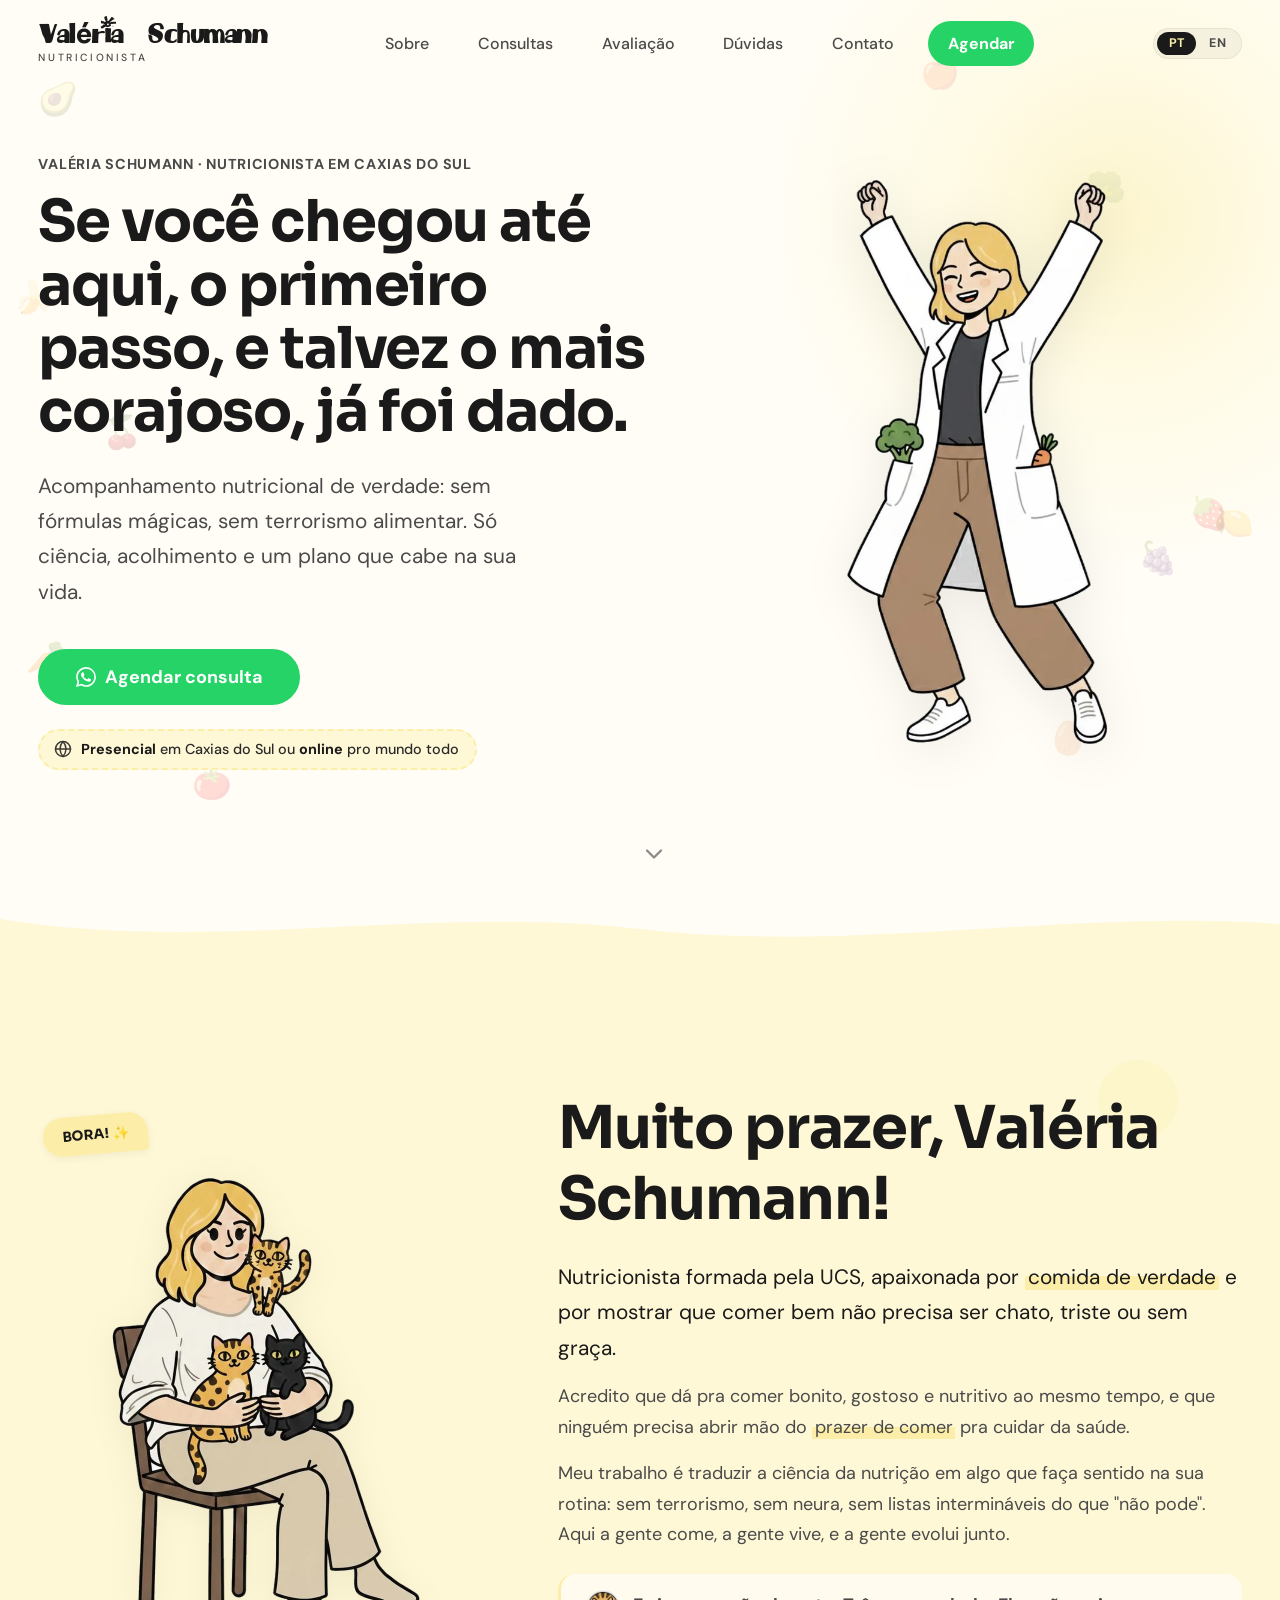
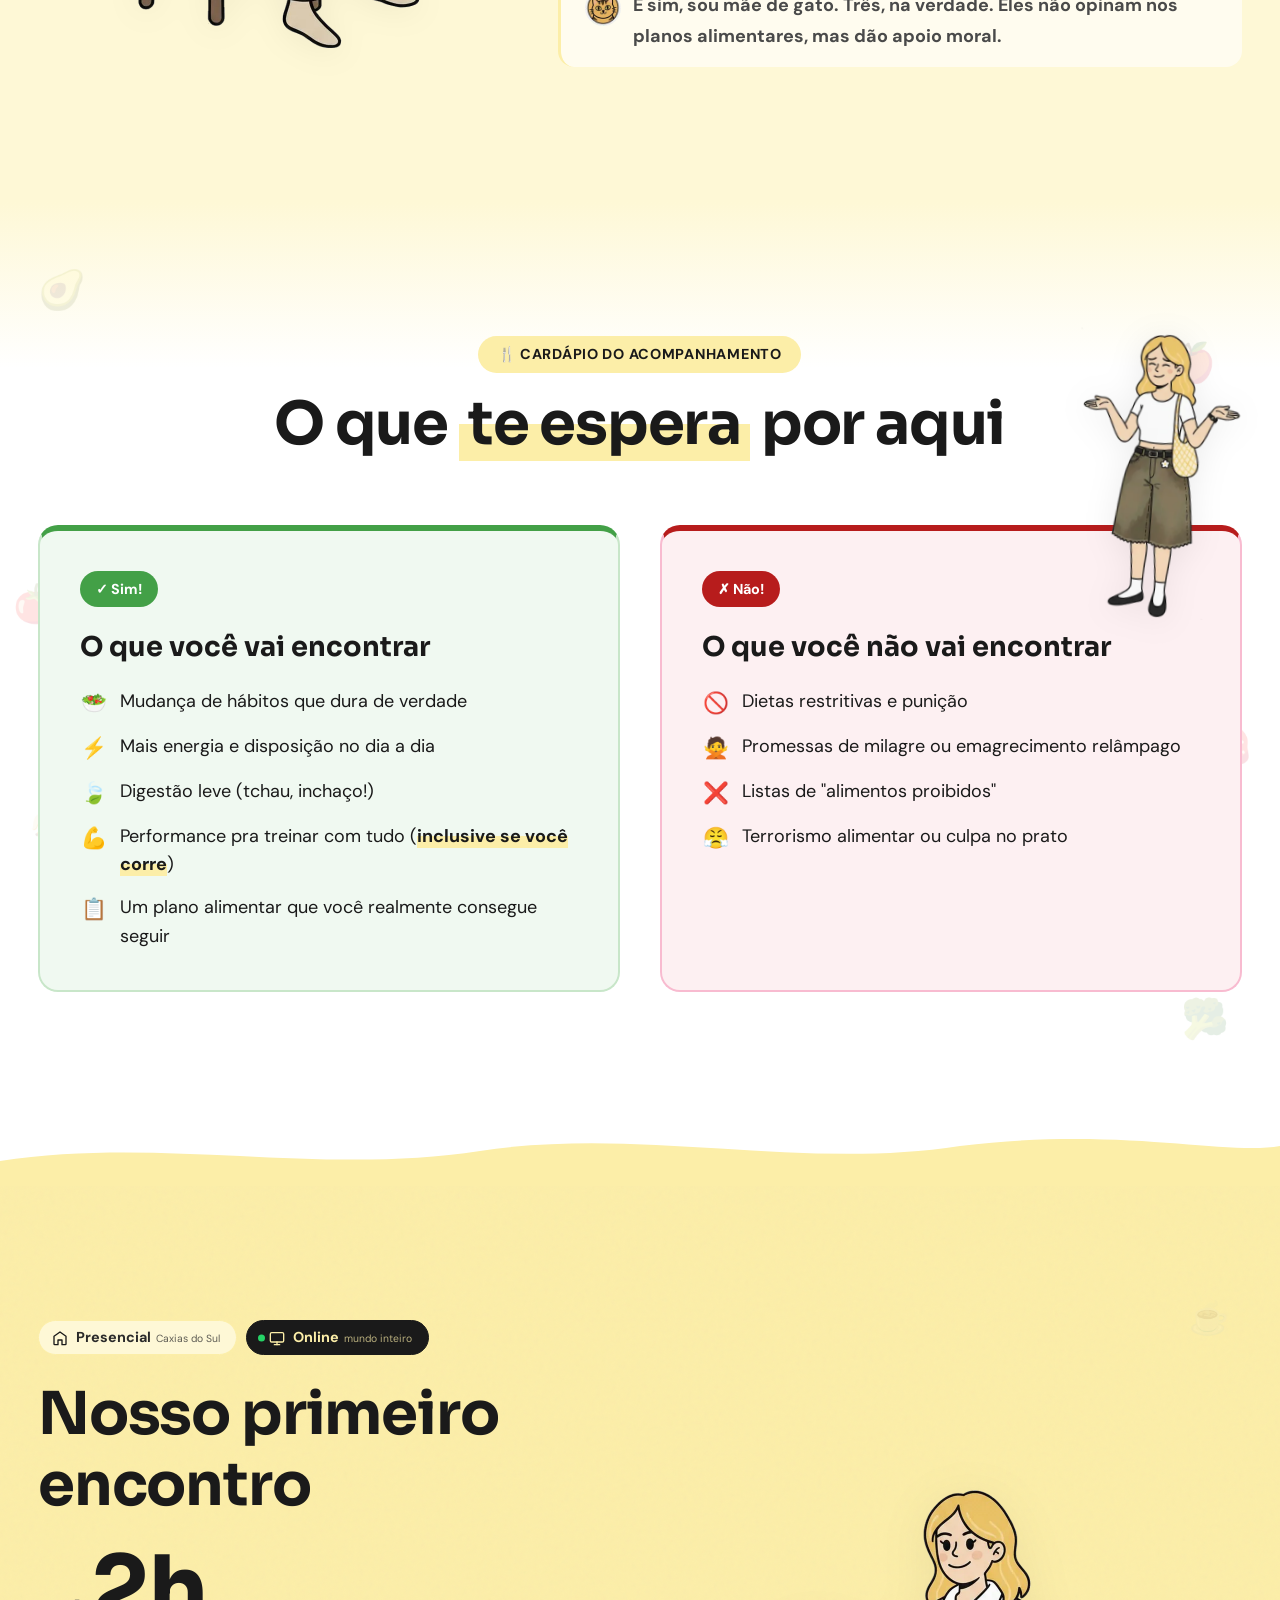
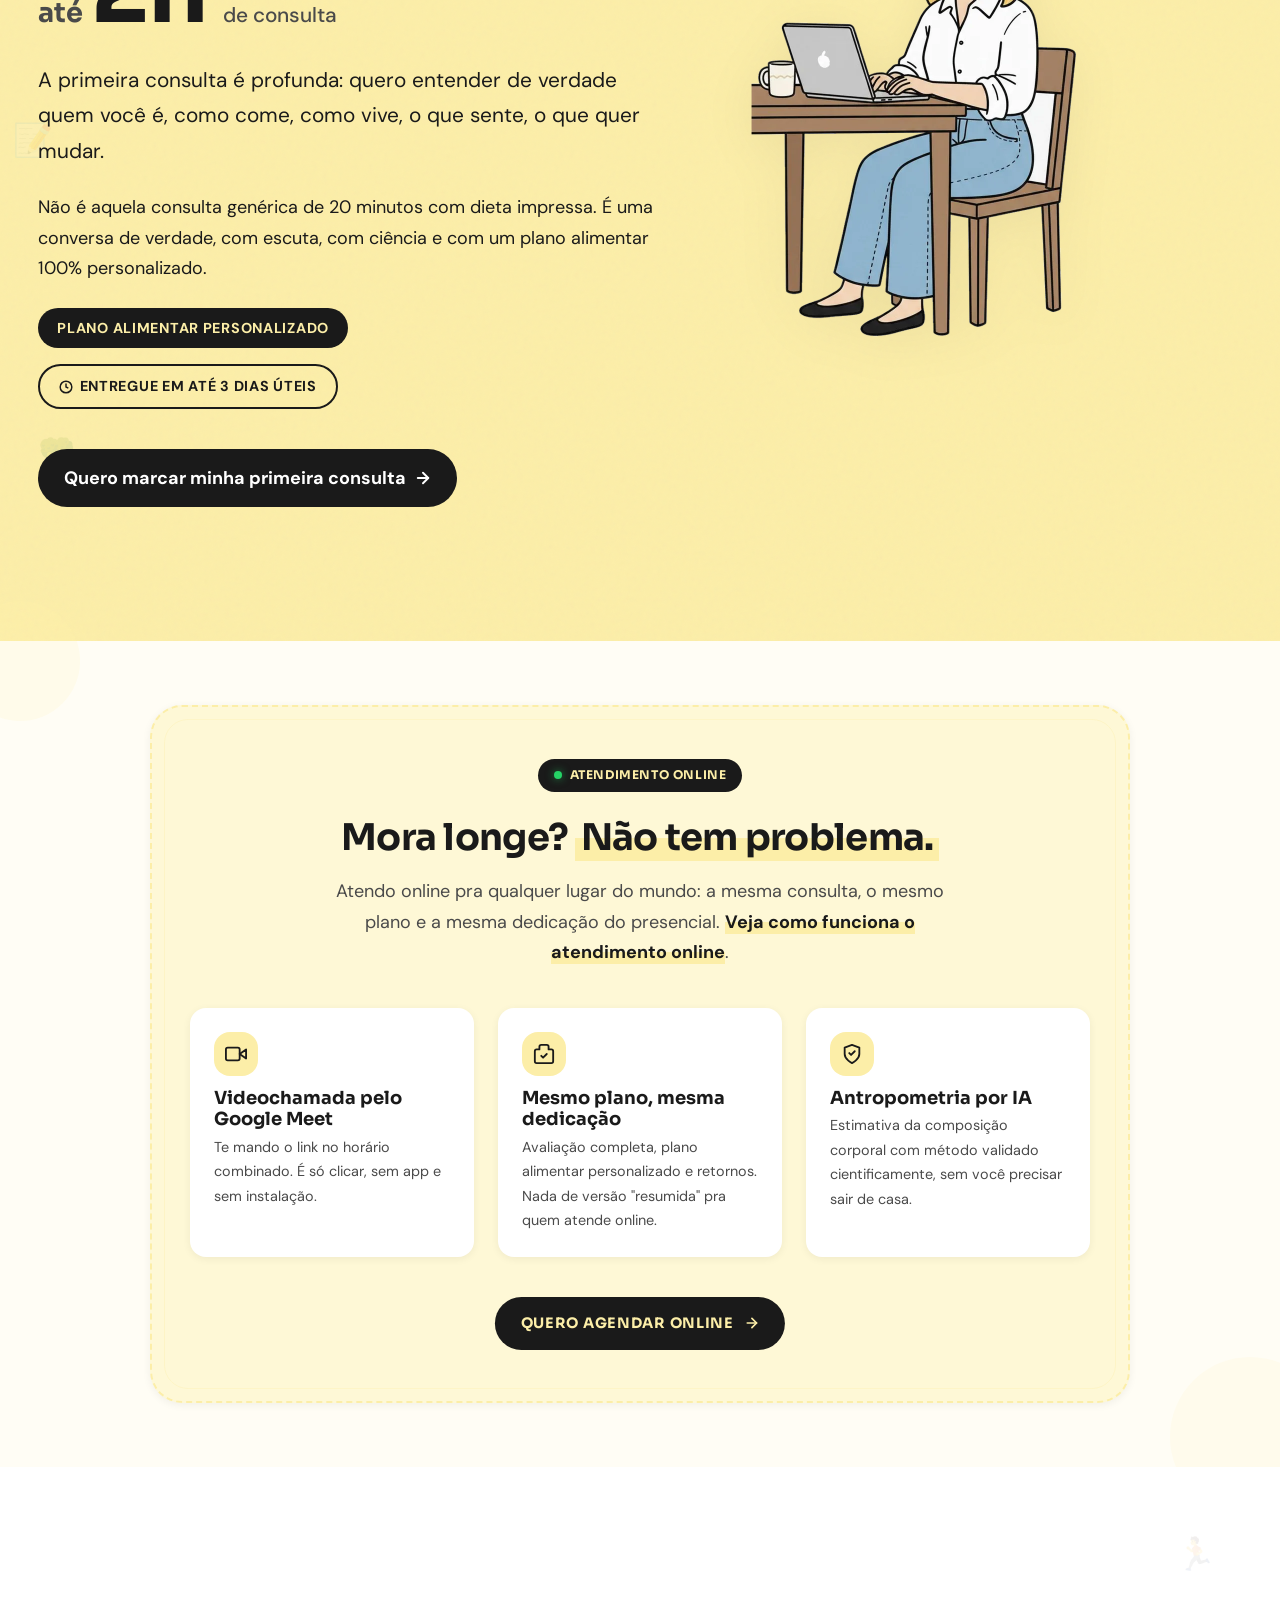
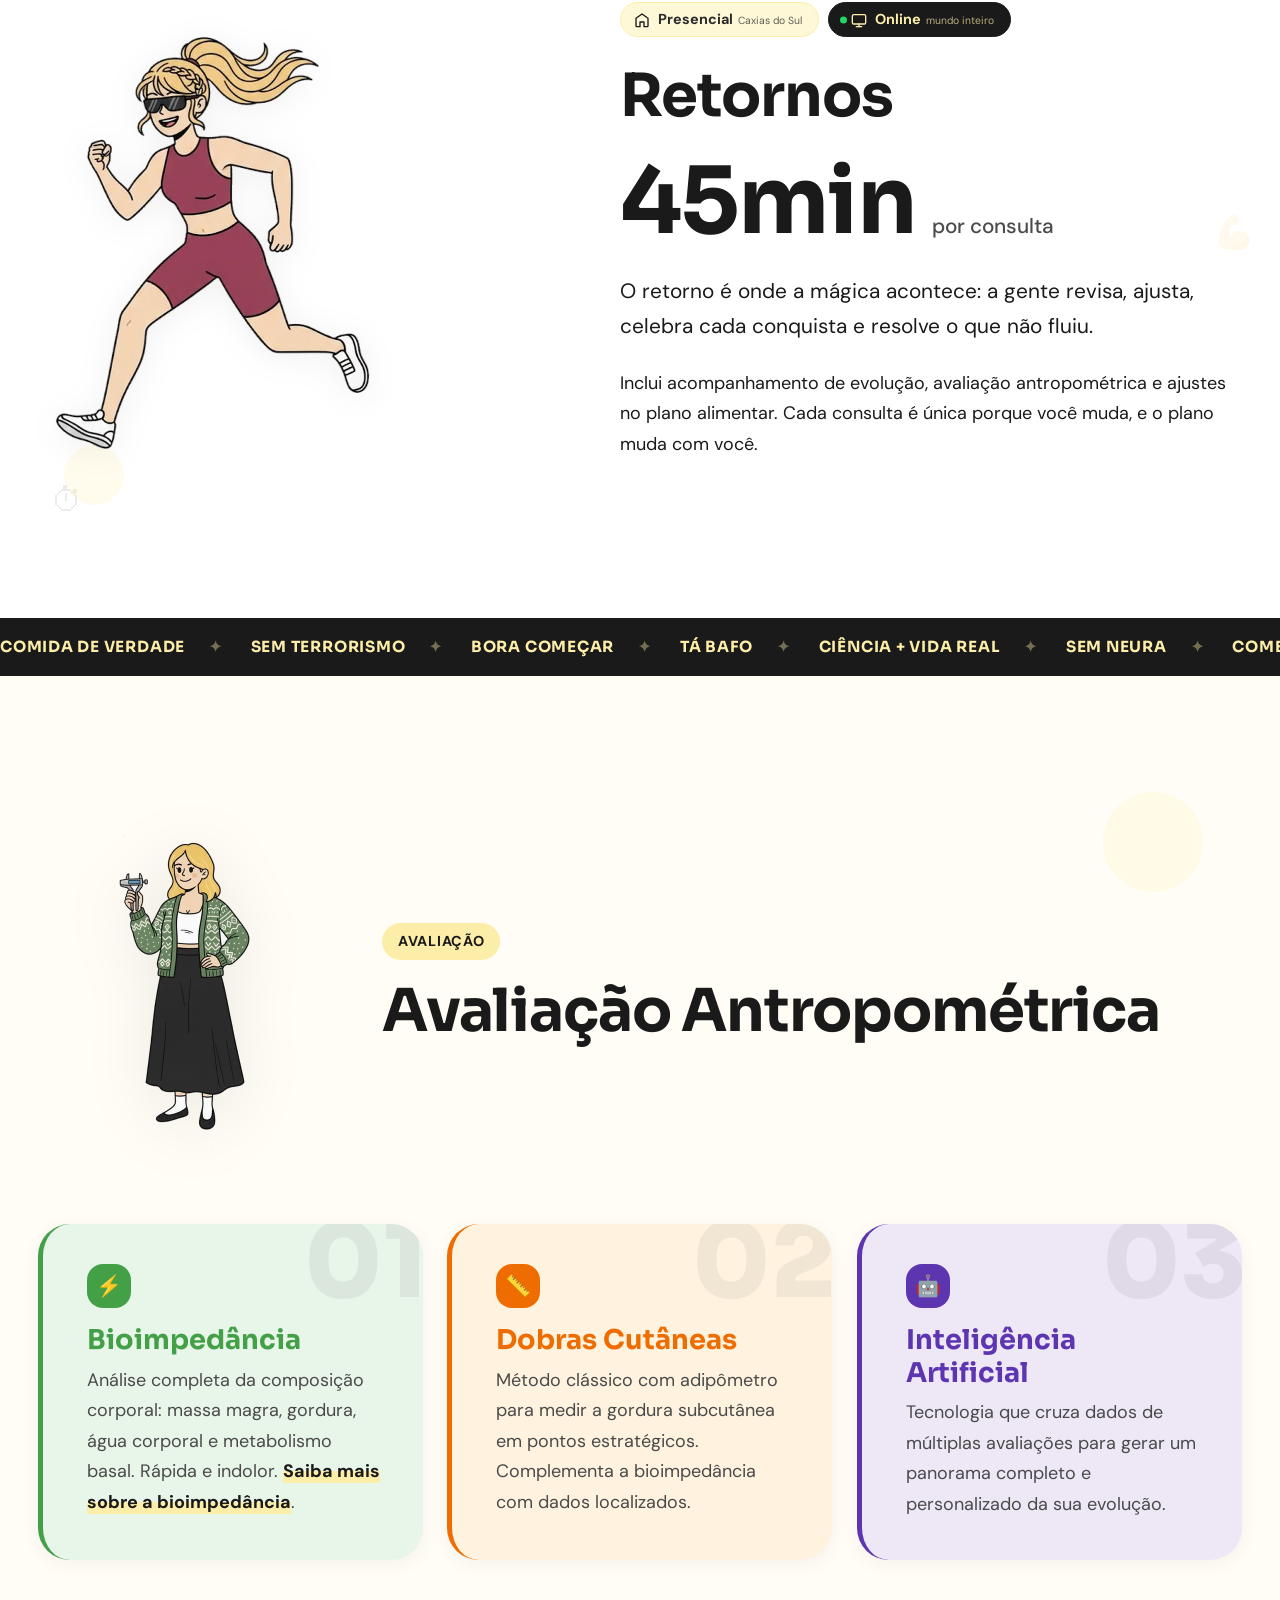
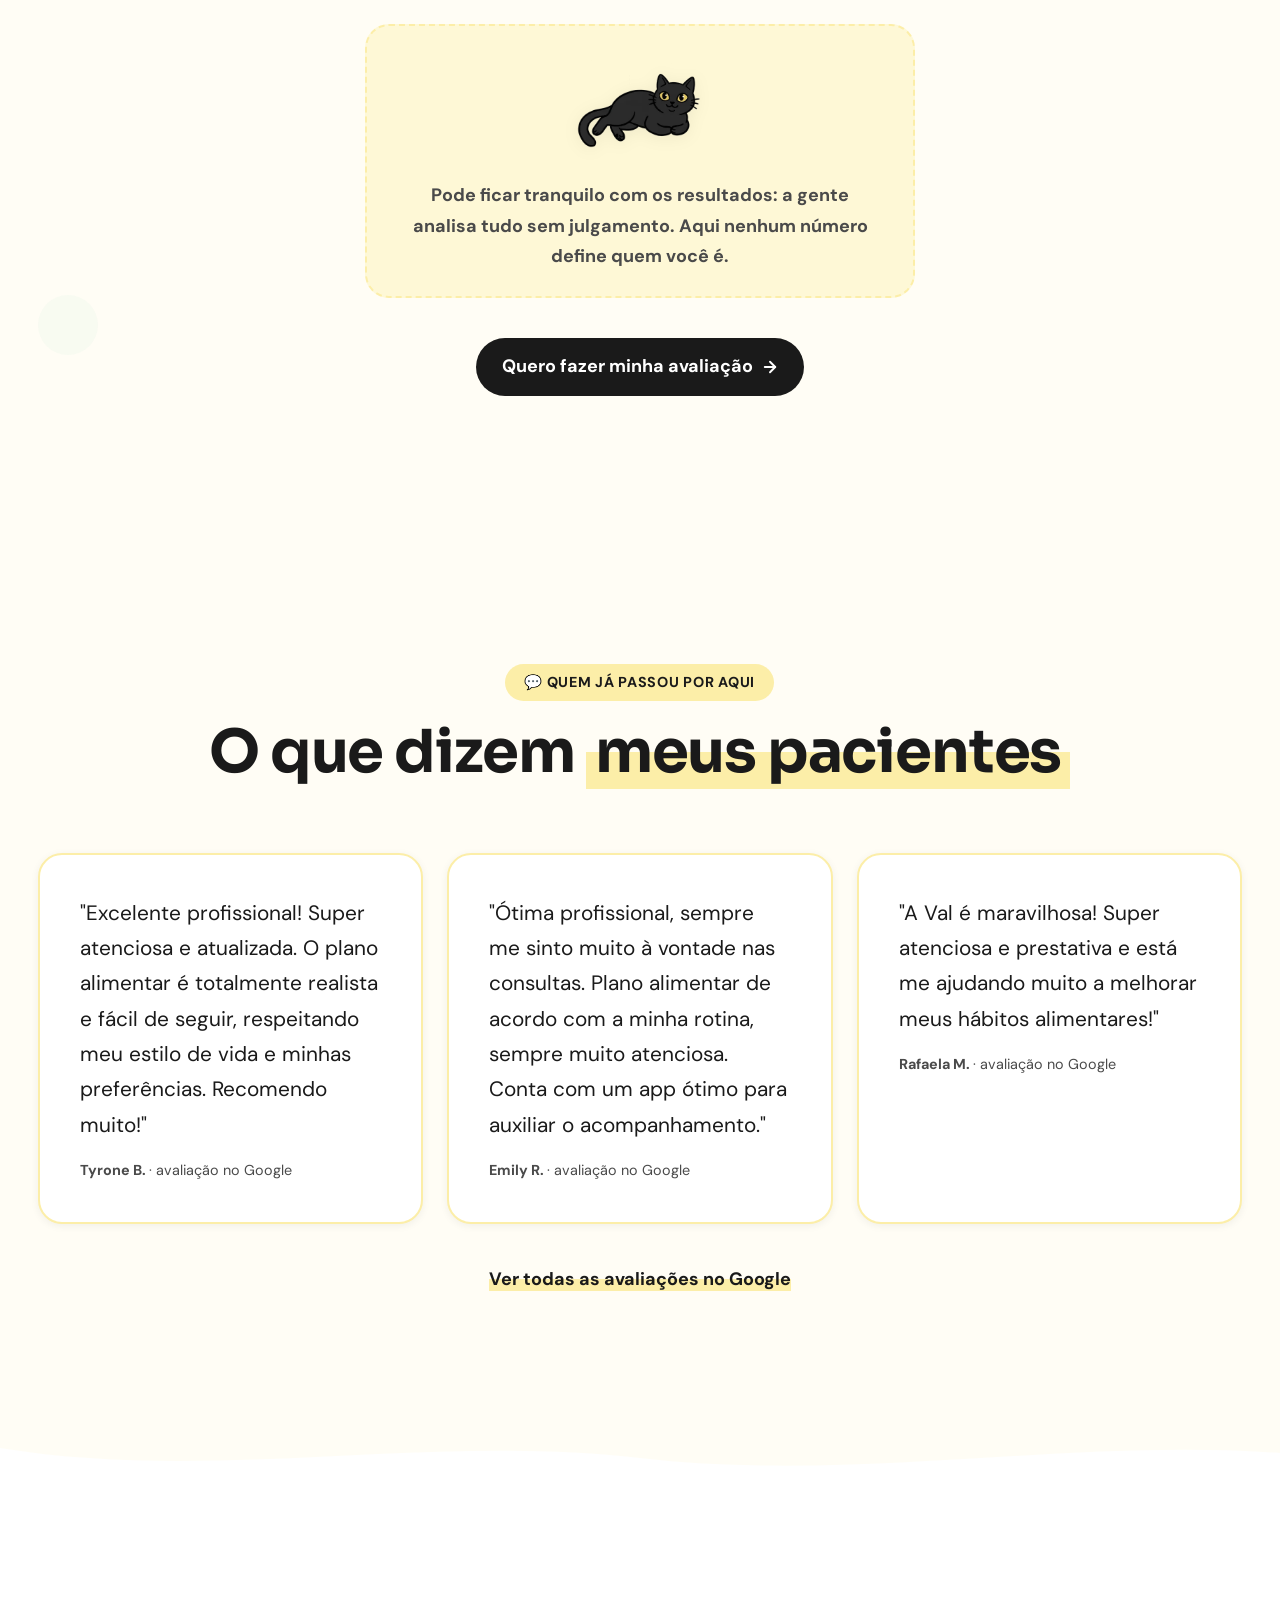
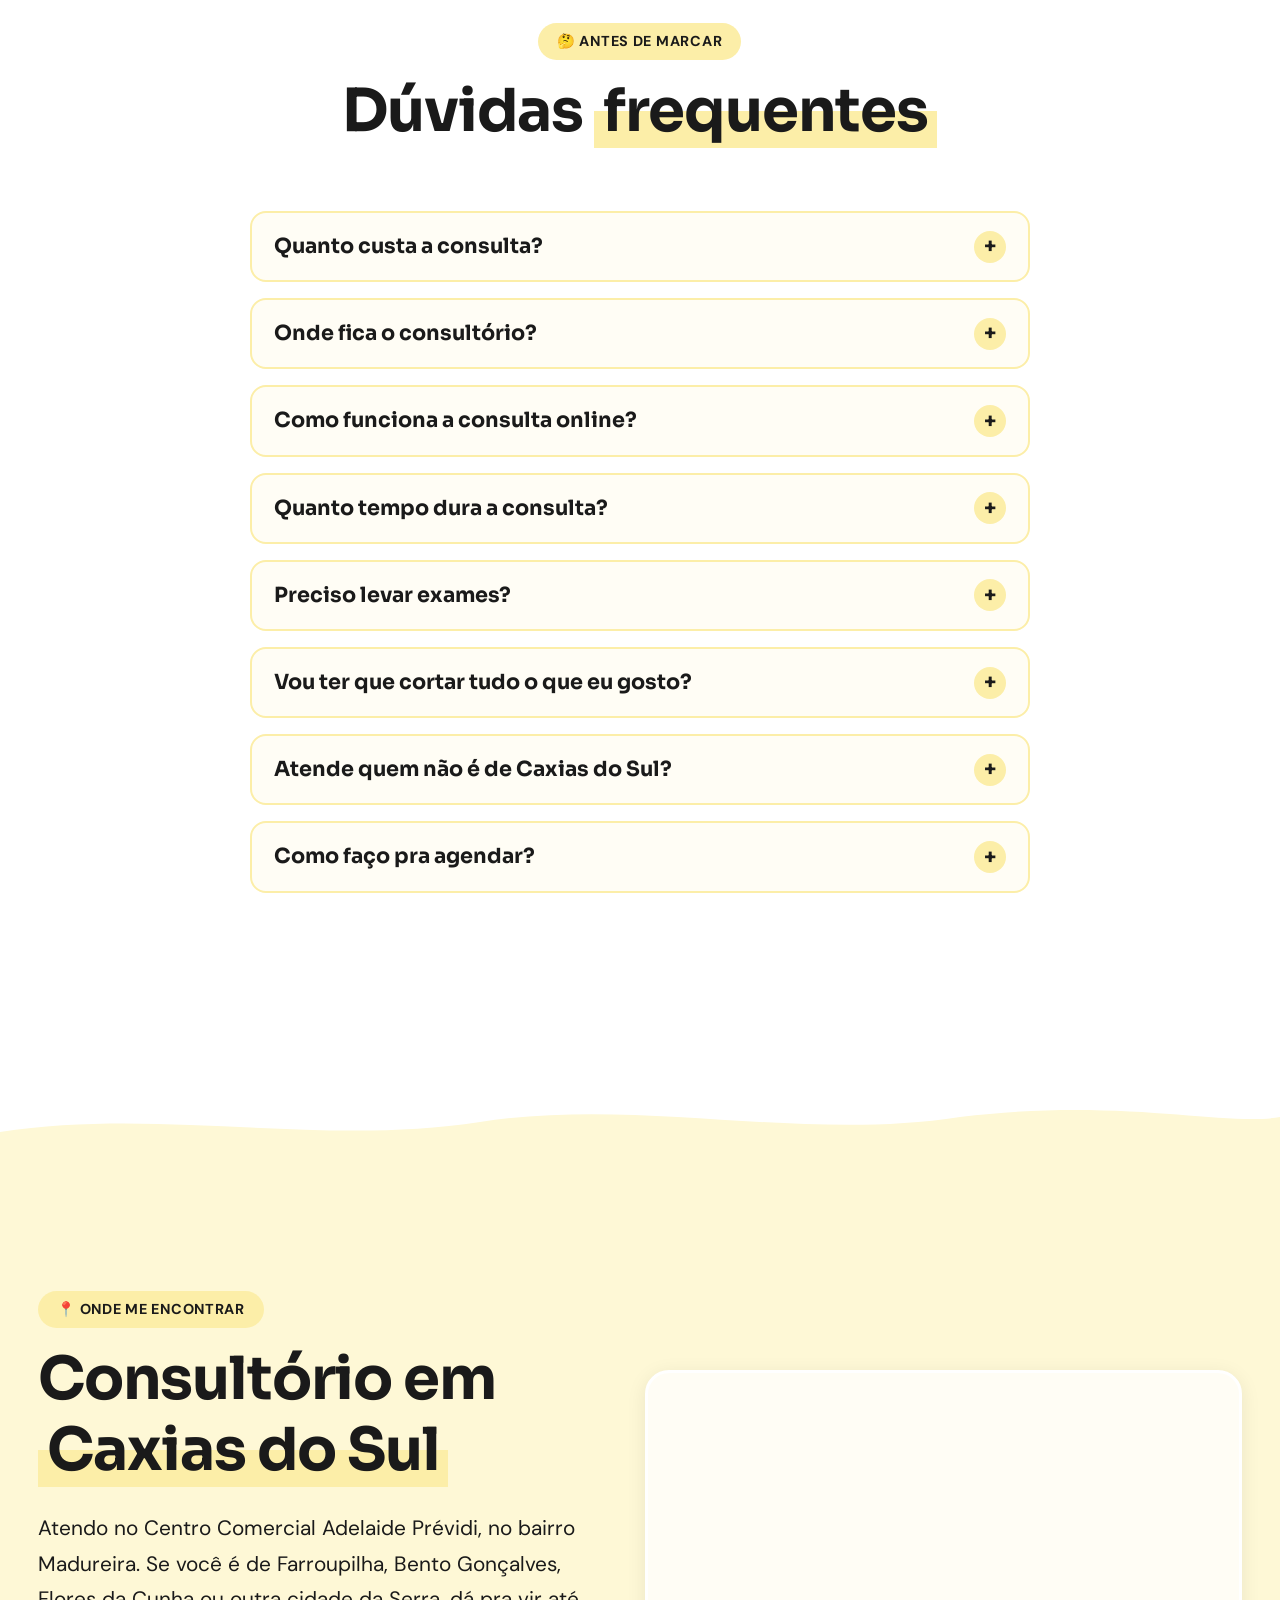
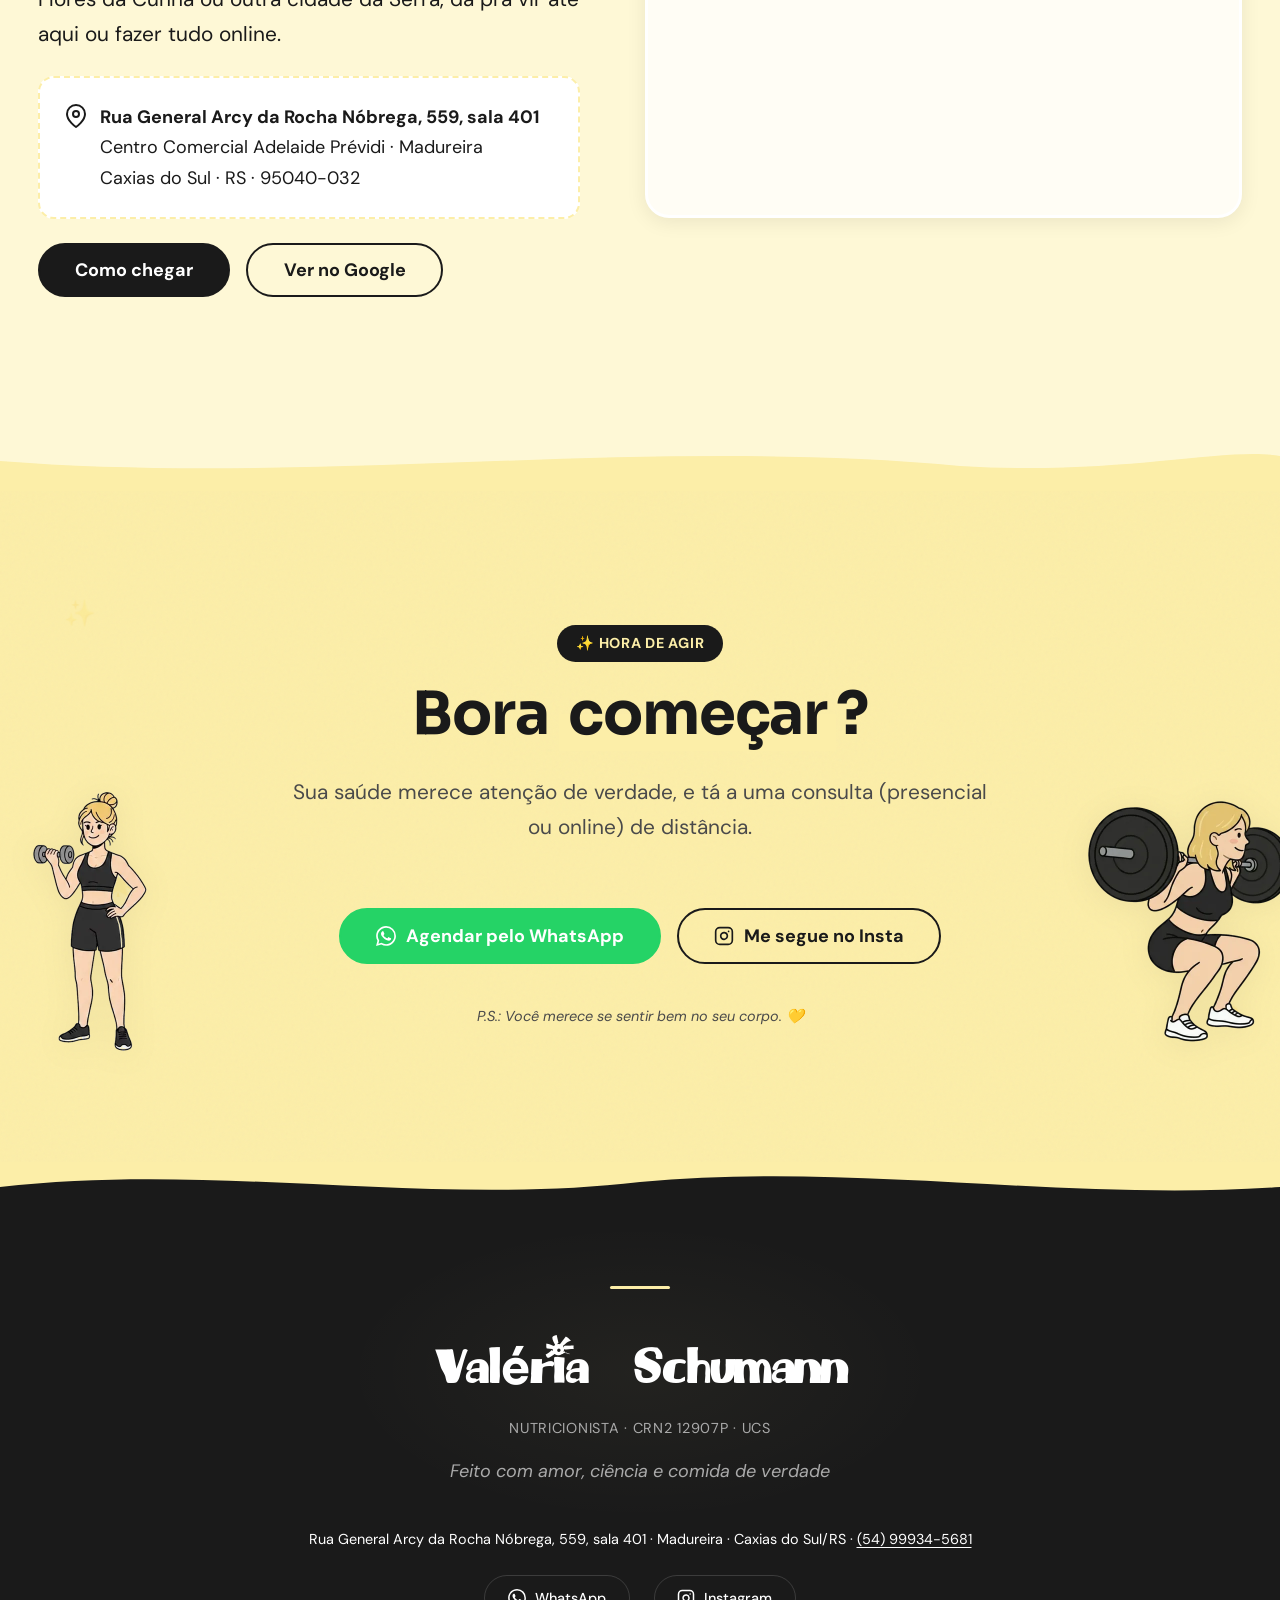
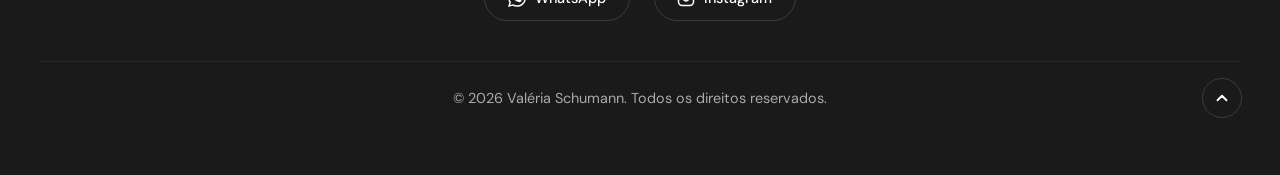
<file: index.html>
<!DOCTYPE html>
<html lang="pt-BR">
<head>
  <meta charset="UTF-8">
  <meta name="viewport" content="width=device-width, initial-scale=1.0, viewport-fit=cover">
  <meta name="description" content="Nutricionista em Caxias do Sul (bairro Madureira) e online. Acompanhamento nutricional personalizado, sem dieta restritiva, com ciência e comida de verdade. Agende pelo WhatsApp.">
  <meta name="theme-color" content="#fffdf5">
  <meta name="robots" content="index, follow">
  <meta name="google-site-verification" content="tIhXOv3Vcyqsn7jD7Eq3DE_iYXkso0-4xJebaLW-bf4">
  <meta name="author" content="Valéria Schumann">
  <link rel="canonical" href="https://valeriaschumann.com.br/">

  <!-- Hreflang alternates -->
  <link rel="alternate" hreflang="pt-BR" href="https://valeriaschumann.com.br/">
  <link rel="alternate" hreflang="en" href="https://valeriaschumann.com.br/en/">
  <link rel="alternate" hreflang="x-default" href="https://valeriaschumann.com.br/">

  <!-- Open Graph -->
  <meta property="og:title" content="Nutricionista em Caxias do Sul e Online | Valéria Schumann">
  <meta property="og:description" content="Acompanhamento nutricional personalizado, presencial em Caxias do Sul ou online. Ciência + comida de verdade.">
  <meta property="og:type" content="website">
  <meta property="og:url" content="https://valeriaschumann.com.br/">
  <meta property="og:image" content="https://valeriaschumann.com.br/assets/images/og-cover.png">
  <meta property="og:image:width" content="1200">
  <meta property="og:image:height" content="630">
  <meta property="og:image:alt" content="Valéria Schumann, nutricionista em Caxias do Sul">
  <meta property="og:locale" content="pt_BR">
  <meta property="og:locale:alternate" content="en_US">
  <meta property="og:site_name" content="Valéria Schumann | Nutricionista">

  <!-- Twitter Card -->
  <meta name="twitter:card" content="summary_large_image">
  <meta name="twitter:title" content="Nutricionista em Caxias do Sul e Online | Valéria Schumann">
  <meta name="twitter:description" content="Acompanhamento nutricional personalizado, presencial em Caxias do Sul ou online. Ciência + comida de verdade.">
  <meta name="twitter:image" content="https://valeriaschumann.com.br/assets/images/og-cover.png">

  <title>Nutricionista em Caxias do Sul e Online | Valéria Schumann</title>

  <!-- Google Analytics 4 -->
  <script async src="https://www.googletagmanager.com/gtag/js?id=G-0MT8F76G0W"></script>
  <script>
    window.dataLayer = window.dataLayer || [];
    function gtag(){ dataLayer.push(arguments); }
    gtag('js', new Date());
    gtag('config', 'G-0MT8F76G0W');
  </script>

  <!-- Structured Data — Local Business + Person -->
  <script type="application/ld+json">
  {
    "@context": "https://schema.org",
    "@graph": [
      {
        "@type": ["MedicalBusiness", "LocalBusiness"],
        "@id": "https://valeriaschumann.com.br/#business",
        "name": "Valéria Schumann | Nutricionista",
        "url": "https://valeriaschumann.com.br/",
        "logo": "https://valeriaschumann.com.br/apple-touch-icon.png",
        "image": "https://valeriaschumann.com.br/assets/images/og-cover.png",
        "description": "Nutricionista em Caxias do Sul. Acompanhamento nutricional personalizado, presencial ou online, sem dieta restritiva.",
        "medicalSpecialty": "DietNutrition",
        "telephone": "+55-54-99934-5681",
        "address": {
          "@type": "PostalAddress",
          "streetAddress": "Rua General Arcy da Rocha Nóbrega, 559, sala 401, Centro Comercial Adelaide Prévidi",
          "addressLocality": "Caxias do Sul",
          "addressRegion": "RS",
          "postalCode": "95040-032",
          "addressCountry": "BR"
        },
        "geo": {
          "@type": "GeoCoordinates",
          "latitude": -29.1586597,
          "longitude": -51.1886207
        },
        "hasMap": "https://maps.app.goo.gl/XXcVTtuuCVGCUEPE6",
        "areaServed": [
          { "@type": "City", "name": "Caxias do Sul" },
          { "@type": "AdministrativeArea", "name": "Serra Gaúcha" },
          { "@type": "Country", "name": "Brasil" }
        ],
        "availableService": [
          { "@type": "MedicalTherapy", "name": "Consulta nutricional presencial" },
          { "@type": "MedicalTherapy", "name": "Consulta nutricional online" },
          { "@type": "MedicalTest", "name": "Avaliação antropométrica e bioimpedância" }
        ],
        "priceRange": "$$",
        "openingHoursSpecification": {
          "@type": "OpeningHoursSpecification",
          "dayOfWeek": ["Monday","Tuesday","Wednesday","Thursday","Friday"],
          "opens": "08:00",
          "closes": "18:00"
        },
        "sameAs": [
          "https://www.instagram.com/valeria_schumann/"
        ],
        "founder": { "@id": "https://valeriaschumann.com.br/#valeria" }
      },
      {
        "@type": "Person",
        "@id": "https://valeriaschumann.com.br/#valeria",
        "name": "Valéria Schumann",
        "jobTitle": "Nutricionista",
        "identifier": "CRN2 12907P",
        "worksFor": { "@id": "https://valeriaschumann.com.br/#business" },
        "alumniOf": {
          "@type": "CollegeOrUniversity",
          "name": "Universidade de Caxias do Sul (UCS)"
        },
        "sameAs": [
          "https://www.instagram.com/valeria_schumann/"
        ]
      }
    ]
  }
  </script>

  <!-- Structured Data — FAQ (espelha a seção #duvidas) -->
  <script type="application/ld+json">
{
  "@context": "https://schema.org",
  "@type": "FAQPage",
  "mainEntity": [
    {
      "@type": "Question",
      "name": "Quanto custa a consulta?",
      "acceptedAnswer": {
        "@type": "Answer",
        "text": "O valor é o mesmo no presencial e no online. O que muda é se você prefere consulta avulsa ou um pacote de acompanhamento. Me chama no WhatsApp que te passo os valores e as formas de pagamento, sem compromisso."
      }
    },
    {
      "@type": "Question",
      "name": "Onde fica o consultório?",
      "acceptedAnswer": {
        "@type": "Answer",
        "text": "Na Rua General Arcy da Rocha Nóbrega, 559, sala 401 (Centro Comercial Adelaide Prévidi), bairro Madureira, em Caxias do Sul. Se preferir, também atendo online."
      }
    },
    {
      "@type": "Question",
      "name": "Como funciona a consulta online?",
      "acceptedAnswer": {
        "@type": "Answer",
        "text": "É por videochamada no Google Meet: te mando o link no horário combinado, sem precisar instalar nada. A consulta é a mesma do presencial, e o plano alimentar personalizado chega em até 3 dias úteis."
      }
    },
    {
      "@type": "Question",
      "name": "Quanto tempo dura a consulta?",
      "acceptedAnswer": {
        "@type": "Answer",
        "text": "A primeira consulta dura até 2 horas, porque quero entender sua rotina, seu histórico e seus objetivos com calma. Os retornos duram cerca de 45 minutos."
      }
    },
    {
      "@type": "Question",
      "name": "Preciso levar exames?",
      "acceptedAnswer": {
        "@type": "Answer",
        "text": "Se você tiver exames de sangue recentes, leva (ou me manda antes) que eu analiso junto. Se não tiver, tudo bem: a gente vê na consulta se vale a pena pedir algum."
      }
    },
    {
      "@type": "Question",
      "name": "Vou ter que cortar tudo o que eu gosto?",
      "acceptedAnswer": {
        "@type": "Answer",
        "text": "Não! Aqui não tem lista de alimentos proibidos nem dieta restritiva. O plano é montado em cima da sua rotina e do que você gosta de comer, pra ser algo que você consegue manter de verdade."
      }
    },
    {
      "@type": "Question",
      "name": "Atende quem não é de Caxias do Sul?",
      "acceptedAnswer": {
        "@type": "Answer",
        "text": "Sim! Quem é da Serra Gaúcha (Farroupilha, Bento Gonçalves, Flores da Cunha…) pode vir até o consultório, e quem mora em qualquer outro lugar do Brasil ou do mundo pode fazer o acompanhamento online."
      }
    },
    {
      "@type": "Question",
      "name": "Como faço pra agendar?",
      "acceptedAnswer": {
        "@type": "Answer",
        "text": "É só me chamar no WhatsApp: (54) 99934-5681. Te respondo por lá, tiro suas dúvidas e a gente combina o melhor horário."
      }
    }
  ]
}
  </script>

  <!-- Favicon — all platforms -->
  <link rel="icon" href="favicon.ico" sizes="32x32">
  <link rel="icon" href="favicon-32x32.png" type="image/png" sizes="32x32">
  <link rel="icon" href="favicon-16x16.png" type="image/png" sizes="16x16">
  <link rel="apple-touch-icon" href="apple-touch-icon.png" sizes="180x180">
  <link rel="manifest" href="site.webmanifest">

  <!-- Preload LCP image -->
  <link rel="preload" as="image" type="image/webp" href="assets/images/hero-labcoat.webp" imagesrcset="assets/images/hero-labcoat-400.webp 400w, assets/images/hero-labcoat.webp 800w" imagesizes="(max-width: 767px) 200px, 480px">

  <!-- Google Fonts: DM Sans -->
  <link rel="preconnect" href="https://fonts.googleapis.com">
  <link rel="preconnect" href="https://fonts.gstatic.com" crossorigin>
  <link rel="preload" as="style" href="https://fonts.googleapis.com/css2?family=DM+Sans:ital,opsz,wght@0,9..40,400;0,9..40,500;0,9..40,700;1,9..40,400&family=Sora:wght@400;700;800&display=swap">
  <link href="https://fonts.googleapis.com/css2?family=DM+Sans:ital,opsz,wght@0,9..40,400;0,9..40,500;0,9..40,700;1,9..40,400&family=Sora:wght@400;700;800&display=swap" rel="stylesheet" media="print" onload="this.media='all'">
  <noscript><link href="https://fonts.googleapis.com/css2?family=DM+Sans:ital,opsz,wght@0,9..40,400;0,9..40,500;0,9..40,700;1,9..40,400&family=Sora:wght@400;700;800&display=swap" rel="stylesheet"></noscript>

  <!-- CSS -->
  <link rel="stylesheet" href="css/variables.css">
  <link rel="stylesheet" href="css/reset.css">
  <link rel="stylesheet" href="css/typography.css">
  <link rel="stylesheet" href="css/layout.css">
  <link rel="stylesheet" href="css/components.css">
  <link rel="stylesheet" href="css/sections.css">
  <link rel="stylesheet" href="css/animations.css">
  <link rel="stylesheet" href="css/responsive.css">
</head>
<body>

  <!-- Skip to content (accessibility) -->
  <a href="#main-content" class="skip-link">Pular para o conteúdo</a>

  <!-- Scroll progress bar -->
  <div class="scroll-progress" id="scrollProgress" role="progressbar" aria-valuenow="0" aria-valuemin="0" aria-valuemax="100" aria-label="Progresso de leitura da página"></div>

  <!-- ====== NAVBAR ====== -->
  <nav class="navbar" id="navbar" aria-label="Navegação principal">
    <div class="container navbar__inner">
      <a href="#" class="navbar__logo">
        <span class="navbar__logo-name">Valéria Schumann</span>
        <span class="navbar__logo-sub">Nutricionista</span>
      </a>

      <div class="navbar__links">
        <a href="#sobre">Sobre</a>
        <a href="#consultas">Consultas</a>
        <a href="#avaliacao">Avaliação</a>
        <a href="#duvidas">Dúvidas</a>
        <a href="#contato">Contato</a>
        <a href="https://wa.me/5554999345681?text=Ol%C3%A1%2C%20Val%21%20Vi%20seu%20site%20e%20gostaria%20de%20agendar%20uma%20consulta." class="navbar__cta" data-whatsapp="Olá, Val! Vi seu site e gostaria de agendar uma consulta." data-location="navbar" target="_blank" rel="noopener noreferrer">Agendar</a>
      </div>

      <div class="lang-switch" role="group" aria-label="Idioma / Language">
        <a href="/" class="lang-switch__opt" aria-current="page" lang="pt-BR">PT</a>
        <a href="/en/" class="lang-switch__opt" lang="en">EN</a>
      </div>

      <button class="navbar__hamburger" aria-label="Abrir menu de navegação" aria-expanded="false" aria-controls="mobileMenu">
        <span></span>
        <span></span>
        <span></span>
      </button>
    </div>

    <!-- Mobile overlay -->
    <div class="navbar__overlay" id="mobileMenu" role="dialog" aria-label="Menu de navegação" aria-modal="true">
      <a href="#sobre">Sobre</a>
      <a href="#consultas">Consultas</a>
      <a href="#avaliacao">Avaliação</a>
      <a href="#duvidas">Dúvidas</a>
      <a href="#contato">Contato</a>
      <a href="https://wa.me/5554999345681?text=Ol%C3%A1%2C%20Val%21%20Vi%20seu%20site%20e%20gostaria%20de%20agendar%20uma%20consulta." class="btn btn--whatsapp navbar__overlay-cta" data-whatsapp="Olá, Val! Vi seu site e gostaria de agendar uma consulta." data-location="mobile_menu" target="_blank" rel="noopener noreferrer">Agendar pelo WhatsApp</a>
    </div>
  </nav>


  <main id="main-content">

  <!-- ====== HERO ====== -->
  <section class="hero section" id="hero">
    <!-- Floating food doodles -->
    <span class="hero__deco" style="top:8%;left:3%;animation-delay:0s" aria-hidden="true">&#129361;</span>
    <span class="hero__deco" style="top:55%;right:2%;animation-delay:2s" aria-hidden="true">&#127819;</span>
    <span class="hero__deco" style="bottom:22%;left:6%;animation-delay:3.5s" aria-hidden="true">&#129388;</span>
    <span class="hero__deco" style="bottom:35%;right:8%;animation-delay:1s" aria-hidden="true">&#127815;</span>
    <span class="hero__deco" style="top:30%;left:1%;animation-delay:4.5s" aria-hidden="true">&#127820;</span>
    <span class="hero__deco" style="top:18%;right:12%;animation-delay:1.5s" aria-hidden="true">&#129382;</span>
    <span class="hero__deco" style="bottom:10%;left:15%;animation-delay:5s" aria-hidden="true">&#127813;</span>
    <span class="hero__deco" style="top:70%;left:2%;animation-delay:2.5s" aria-hidden="true">&#129365;</span>
    <span class="hero__deco" style="bottom:40%;right:4%;animation-delay:4s" aria-hidden="true">&#127827;</span>
    <span class="hero__deco" style="top:5%;right:25%;animation-delay:3s" aria-hidden="true">&#127822;</span>
    <span class="hero__deco" style="bottom:15%;right:15%;animation-delay:0.5s" aria-hidden="true">&#129370;</span>
    <span class="hero__deco" style="top:45%;left:8%;animation-delay:6s" aria-hidden="true">&#127826;</span>

    <div class="container">
      <div class="hero__grid">
        <div class="hero__text">
          <h1 class="text-hero hero__headline"><span class="hero__eyebrow">Valéria Schumann · Nutricionista em Caxias do Sul</span>Se você chegou até aqui, o primeiro passo, e talvez o mais corajoso, já foi dado.</h1>
          <p class="hero__subtitle">Acompanhamento nutricional de verdade: sem fórmulas mágicas, sem terrorismo alimentar. Só ciência, acolhimento e um plano que cabe na sua vida.</p>
          <div class="hero__cta">
            <a href="https://wa.me/5554999345681?text=Ol%C3%A1%2C%20Val%21%20Vi%20seu%20site%20e%20gostaria%20de%20agendar%20uma%20consulta." class="btn btn--whatsapp" data-whatsapp="Olá, Val! Vi seu site e gostaria de agendar uma consulta." data-location="hero" target="_blank" rel="noopener noreferrer">
              <svg aria-hidden="true" viewBox="0 0 24 24" fill="currentColor"><path d="M17.472 14.382c-.297-.149-1.758-.867-2.03-.967-.273-.099-.471-.148-.67.15-.197.297-.767.966-.94 1.164-.173.199-.347.223-.644.075-.297-.15-1.255-.463-2.39-1.475-.883-.788-1.48-1.761-1.653-2.059-.173-.297-.018-.458.13-.606.134-.133.298-.347.446-.52.149-.174.198-.298.298-.497.099-.198.05-.371-.025-.52-.075-.149-.669-1.612-.916-2.207-.242-.579-.487-.5-.669-.51-.173-.008-.371-.01-.57-.01-.198 0-.52.074-.792.372-.272.297-1.04 1.016-1.04 2.479 0 1.462 1.065 2.875 1.213 3.074.149.198 2.096 3.2 5.077 4.487.709.306 1.262.489 1.694.625.712.227 1.36.195 1.871.118.571-.085 1.758-.719 2.006-1.413.248-.694.248-1.289.173-1.413-.074-.124-.272-.198-.57-.347m-5.421 7.403h-.004a9.87 9.87 0 01-5.031-1.378l-.361-.214-3.741.982.998-3.648-.235-.374a9.86 9.86 0 01-1.51-5.26c.001-5.45 4.436-9.884 9.888-9.884 2.64 0 5.122 1.03 6.988 2.898a9.825 9.825 0 012.893 6.994c-.003 5.45-4.437 9.884-9.885 9.884m8.413-18.297A11.815 11.815 0 0012.05 0C5.495 0 .16 5.335.157 11.892c0 2.096.547 4.142 1.588 5.945L.057 24l6.305-1.654a11.882 11.882 0 005.683 1.448h.005c6.554 0 11.89-5.335 11.893-11.893a11.821 11.821 0 00-3.48-8.413z"/></svg>
              Agendar consulta
            </a>
          </div>
          <p class="hero__availability">
            <svg class="hero__availability-icon" aria-hidden="true" viewBox="0 0 24 24" fill="none" stroke="currentColor" stroke-width="2" stroke-linecap="round" stroke-linejoin="round"><circle cx="12" cy="12" r="10"/><line x1="2" y1="12" x2="22" y2="12"/><path d="M12 2a15.3 15.3 0 0 1 4 10 15.3 15.3 0 0 1-4 10 15.3 15.3 0 0 1-4-10 15.3 15.3 0 0 1 4-10z"/></svg>
            <span><strong>Presencial</strong> em Caxias do Sul ou <strong>online</strong> pro mundo todo</span>
          </p>
        </div>
        <div class="hero__illus">
          <picture><source type="image/webp" srcset="assets/images/hero-labcoat-400.webp 400w, assets/images/hero-labcoat.webp 800w" sizes="(max-width: 767px) 200px, 480px"><img fetchpriority="high" src="assets/images/hero-labcoat.png" alt="Valéria comemorando de jaleco com brócolis e cenoura nos bolsos" width="460" height="680"></picture>
        </div>
      </div>

      <!-- Scroll hint (desktop only) -->
      <a href="#sobre" class="hero__scroll-hint" aria-label="Rolar para a próxima seção">
        <svg viewBox="0 0 24 24" fill="none" stroke="currentColor" stroke-width="2" stroke-linecap="round" stroke-linejoin="round"><polyline points="6 9 12 15 18 9"/></svg>
      </a>
    </div>
  </section>

  <!-- Organic wave transition -->
  <div class="wave-divider wave-divider--hero-about" aria-hidden="true">
    <svg viewBox="0 0 1440 60" preserveAspectRatio="none">
      <path d="M0,20 C240,55 480,5 720,30 C960,55 1200,10 1440,25 L1440,60 L0,60 Z" fill="currentColor"/>
    </svg>
  </div>

  <!-- ====== SOBRE ====== -->
  <section class="about section" id="sobre">
    <div class="container">
      <div class="about__grid">
        <div class="about__illus-wrap reveal-left">
          <span class="about__speech-bubble" aria-hidden="true">Bora! &#10024;</span>
          <picture><source type="image/webp" srcset="assets/images/about-cats.webp"><img class="about__illus-main" src="assets/images/about-cats.png" alt="Valéria sentada com seus três gatos" loading="lazy" width="460" height="700"></picture>
          <!-- welcome-shrug moved to cards section -->
        </div>
        <div class="about__text reveal-right stagger">
          <h2 class="h1 mb-md">Muito prazer, Valéria Schumann!</h2>
          <p>Nutricionista formada pela UCS, apaixonada por <span class="highlight">comida de verdade</span> e por mostrar que comer bem não precisa ser chato, triste ou sem graça.</p>
          <p>Acredito que dá pra comer bonito, gostoso e nutritivo ao mesmo tempo, e que ninguém precisa abrir mão do <span class="highlight">prazer de comer</span> pra cuidar da saúde.</p>
          <p>Meu trabalho é traduzir a ciência da nutrição em algo que faça sentido na sua rotina: sem terrorismo, sem neura, sem listas intermináveis do que "não pode". Aqui a gente come, a gente vive, e a gente evolui junto.</p>
          <div class="about__cat-callout">
            <picture><source type="image/webp" srcset="assets/images/cat-quote.webp"><img class="about__cat-callout-icon" src="assets/images/cat-quote.png" alt="" aria-hidden="true" width="40" height="40" loading="lazy"></picture>
            <p>E sim, sou mãe de gato. Três, na verdade. Eles não opinam nos planos alimentares, mas dão apoio moral.</p>
          </div>
        </div>
      </div>
    </div>
  </section>


  <!-- ====== O QUE VOCÊ BUSCA / O QUE NÃO VAI ENCONTRAR ====== -->
  <section class="cards-section section" id="busca">
    <!-- Floating food doodles -->
    <span class="cards-section__deco" style="top:6%;left:3%;animation-delay:0s" aria-hidden="true">&#129361;</span>
    <span class="cards-section__deco" style="top:14%;right:5%;animation-delay:1.5s" aria-hidden="true">&#127822;</span>
    <span class="cards-section__deco" style="bottom:18%;left:8%;animation-delay:3s" aria-hidden="true">&#129365;</span>
    <span class="cards-section__deco" style="top:40%;left:1%;animation-delay:4s" aria-hidden="true">&#127813;</span>
    <span class="cards-section__deco" style="bottom:8%;right:4%;animation-delay:2s" aria-hidden="true">&#129382;</span>
    <span class="cards-section__deco" style="top:55%;right:2%;animation-delay:5s" aria-hidden="true">&#127827;</span>
    <span class="cards-section__deco" style="bottom:30%;left:2%;animation-delay:1s" aria-hidden="true">&#127820;</span>

    <div class="container">
      <div class="text-center mb-lg reveal-up" style="margin-bottom:var(--space-xl)">
        <span class="section-tag">&#127860; Cardápio do acompanhamento</span>
        <h2 class="h1">O que <span class="highlight">te espera</span> por aqui</h2>
      </div>

      <div class="cards-section__grid">
        <!-- Decorative shrug illustration -->
        <picture><source type="image/webp" srcset="assets/images/welcome-shrug.webp"><img class="cards-section__shrug" src="assets/images/welcome-shrug.png" alt="" aria-hidden="true" loading="lazy" width="200" height="340"></picture>

        <!-- Yes card -->
        <div class="menu-card menu-card--yes reveal-left">
          <span class="menu-card__badge menu-card__badge--green">&#10003; Sim!</span>
          <h3 class="menu-card__title">O que você vai encontrar</h3>
          <ul class="menu-card__list stagger">
            <li><span class="menu-card__emoji" aria-hidden="true">&#129367;</span><span>Mudança de hábitos que dura de verdade</span></li>
            <li><span class="menu-card__emoji" aria-hidden="true">&#9889;</span><span>Mais energia e disposição no dia a dia</span></li>
            <li><span class="menu-card__emoji" aria-hidden="true">&#127811;</span><span>Digestão leve (tchau, inchaço!)</span></li>
            <li><span class="menu-card__emoji" aria-hidden="true">&#128170;</span><span>Performance pra treinar com tudo (<a class="text-link" href="/nutricao-para-corredores-caxias-do-sul/">inclusive se você corre</a>)</span></li>
            <li><span class="menu-card__emoji" aria-hidden="true">&#128203;</span><span>Um plano alimentar que você realmente consegue seguir</span></li>
          </ul>
        </div>

        <!-- No card -->
        <div class="menu-card menu-card--no reveal-right">
          <span class="menu-card__badge menu-card__badge--wine">&#10007; Não!</span>
          <h3 class="menu-card__title">O que você não vai encontrar</h3>
          <ul class="menu-card__list stagger">
            <li><span class="menu-card__emoji" aria-hidden="true">&#128683;</span><span>Dietas restritivas e punição</span></li>
            <li><span class="menu-card__emoji" aria-hidden="true">&#128581;</span><span>Promessas de milagre ou emagrecimento relâmpago</span></li>
            <li><span class="menu-card__emoji" aria-hidden="true">&#10060;</span><span>Listas de "alimentos proibidos"</span></li>
            <li><span class="menu-card__emoji" aria-hidden="true">&#128548;</span><span>Terrorismo alimentar ou culpa no prato</span></li>
          </ul>
        </div>
      </div>

    </div>
  </section>

  <!-- Organic wave transition -->
  <div class="wave-divider wave-divider--cards-consult" aria-hidden="true">
    <svg viewBox="0 0 1440 60" preserveAspectRatio="none">
      <path d="M0,35 C180,10 360,50 540,25 C720,0 900,45 1080,20 C1260,0 1380,30 1440,20 L1440,60 L0,60 Z" fill="currentColor"/>
    </svg>
  </div>

  <!-- ====== PRIMEIRA CONSULTA ====== -->
  <section class="consultation section" id="consultas">
    <!-- Floating food doodles -->
    <span class="consultation__deco" style="top:10%;right:4%;animation-delay:0s" aria-hidden="true">&#9749;</span>
    <span class="consultation__deco" style="bottom:15%;left:3%;animation-delay:2.5s" aria-hidden="true">&#129382;</span>
    <span class="consultation__deco" style="top:50%;left:1%;animation-delay:4s" aria-hidden="true">&#128221;</span>

    <div class="container">
      <div class="consultation__grid">
        <div class="reveal-up">
          <div class="modality-group" role="list" aria-label="Modalidades de atendimento">
            <span class="modality-pill modality-pill--presencial" role="listitem">
              <svg class="modality-pill__icon" aria-hidden="true" viewBox="0 0 24 24" fill="none" stroke="currentColor" stroke-width="2" stroke-linecap="round" stroke-linejoin="round"><path d="M3 9.5L12 3l9 6.5V21a1 1 0 0 1-1 1h-5v-7h-6v7H4a1 1 0 0 1-1-1V9.5z"/></svg>
              <span class="modality-pill__text">Presencial <span class="modality-pill__sub">Caxias do Sul</span></span>
            </span>
            <span class="modality-pill modality-pill--online" role="listitem">
              <span class="modality-pill__pulse" aria-hidden="true"></span>
              <svg class="modality-pill__icon" aria-hidden="true" viewBox="0 0 24 24" fill="none" stroke="currentColor" stroke-width="2" stroke-linecap="round" stroke-linejoin="round"><rect x="2" y="4" width="20" height="14" rx="2"/><line x1="8" y1="22" x2="16" y2="22"/><line x1="12" y1="18" x2="12" y2="22"/></svg>
              <span class="modality-pill__text">Online <span class="modality-pill__sub">mundo inteiro</span></span>
            </span>
          </div>
          <h2 class="h1 mb-md">Nosso primeiro encontro</h2>

          <div class="consultation__counter-wrap">
            <span class="consultation__counter-prefix">até</span>
            <span class="text-counter consultation__counter" data-counter="2" data-suffix="h" aria-label="até 2 horas de consulta">0h</span>
            <span class="consultation__counter-label">de consulta</span>
          </div>

          <p class="text-lg mb-md">A primeira consulta é profunda: quero entender de verdade quem você é, como come, como vive, o que sente, o que quer mudar.</p>
          <p class="mb-md">Não é aquela consulta genérica de 20 minutos com dieta impressa. É uma conversa de verdade, com escuta, com ciência e com um plano alimentar 100% personalizado.</p>

          <div class="flex flex-gap-sm flex-wrap stagger">
            <span class="badge badge--dark">Plano alimentar personalizado</span>
            <span class="badge badge--outline">
              <svg aria-hidden="true" width="14" height="14" viewBox="0 0 24 24" fill="none" stroke="currentColor" stroke-width="2.5"><circle cx="12" cy="12" r="10"/><polyline points="12 6 12 12 16 14"/></svg>
              Entregue em até 3 dias úteis
            </span>
          </div>

          <a href="https://wa.me/5554999345681?text=Ol%C3%A1%2C%20Val%21%20Vi%20seu%20site%20e%20quero%20marcar%20minha%20primeira%20consulta." class="inline-cta" data-whatsapp="Olá, Val! Vi seu site e quero marcar minha primeira consulta." data-location="consultas" target="_blank" rel="noopener noreferrer">Quero marcar minha primeira consulta
            <svg aria-hidden="true" viewBox="0 0 24 24" fill="none" stroke="currentColor" stroke-width="2.5" stroke-linecap="round" stroke-linejoin="round"><line x1="5" y1="12" x2="19" y2="12"/><polyline points="12 5 19 12 12 19"/></svg></a>
        </div>

        <div class="consultation__illus reveal-scale">
          <picture><source type="image/webp" srcset="assets/images/consultation-laptop.webp"><img src="assets/images/consultation-laptop.png" alt="Valéria no laptop preparando seu plano alimentar" loading="lazy" width="460" height="660"></picture>
        </div>
      </div>
    </div>
  </section>


  <!-- ====== ONLINE CALLOUT ====== -->
  <aside class="online-callout" id="online" aria-labelledby="online-callout-title">
    <div class="container">
      <div class="online-callout__card reveal-up">
        <div class="online-callout__header">
          <span class="online-callout__eyebrow">
            <span class="online-callout__dot" aria-hidden="true"></span>
            Atendimento online
          </span>
          <h3 id="online-callout-title" class="online-callout__title">Mora longe? <span class="highlight">Não tem problema.</span></h3>
          <p class="online-callout__lede">Atendo online pra qualquer lugar do mundo: a mesma consulta, o mesmo plano e a mesma dedicação do presencial. <a class="text-link" href="/nutricionista-online/">Veja como funciona o atendimento online</a>.</p>
        </div>
        <ul class="online-callout__list stagger">
          <li class="online-callout__item">
            <span class="online-callout__icon" aria-hidden="true">
              <svg viewBox="0 0 24 24" fill="none" stroke="currentColor" stroke-width="2" stroke-linecap="round" stroke-linejoin="round"><polygon points="23 7 16 12 23 17 23 7"/><rect x="1" y="5" width="15" height="14" rx="2" ry="2"/></svg>
            </span>
            <div class="online-callout__item-text">
              <strong>Videochamada pelo Google Meet</strong>
              <p>Te mando o link no horário combinado. É só clicar, sem app e sem instalação.</p>
            </div>
          </li>
          <li class="online-callout__item">
            <span class="online-callout__icon" aria-hidden="true">
              <svg viewBox="0 0 24 24" fill="none" stroke="currentColor" stroke-width="2" stroke-linecap="round" stroke-linejoin="round"><path d="M20 7h-3V4a2 2 0 0 0-2-2H9a2 2 0 0 0-2 2v3H4a2 2 0 0 0-2 2v11a2 2 0 0 0 2 2h16a2 2 0 0 0 2-2V9a2 2 0 0 0-2-2z"/><polyline points="9 14 11 16 15 12"/></svg>
            </span>
            <div class="online-callout__item-text">
              <strong>Mesmo plano, mesma dedicação</strong>
              <p>Avaliação completa, plano alimentar personalizado e retornos. Nada de versão "resumida" pra quem atende online.</p>
            </div>
          </li>
          <li class="online-callout__item">
            <span class="online-callout__icon" aria-hidden="true">
              <svg viewBox="0 0 24 24" fill="none" stroke="currentColor" stroke-width="2" stroke-linecap="round" stroke-linejoin="round"><path d="M12 22s8-4 8-10V5l-8-3-8 3v7c0 6 8 10 8 10z"/><polyline points="9 11 11 13 15 9"/></svg>
            </span>
            <div class="online-callout__item-text">
              <strong>Antropometria por IA</strong>
              <p>Estimativa da composição corporal com método validado cientificamente, sem você precisar sair de casa.</p>
            </div>
          </li>
        </ul>
        <a href="https://wa.me/5554999345681?text=Ol%C3%A1%2C%20Val%21%20Vi%20seu%20site%20e%20queria%20saber%20mais%20sobre%20o%20atendimento%20online." class="online-callout__cta" data-whatsapp="Olá, Val! Vi seu site e queria saber mais sobre o atendimento online." data-location="online" target="_blank" rel="noopener noreferrer">
          Quero agendar online
          <svg aria-hidden="true" viewBox="0 0 24 24" fill="none" stroke="currentColor" stroke-width="2.5" stroke-linecap="round" stroke-linejoin="round"><line x1="5" y1="12" x2="19" y2="12"/><polyline points="12 5 19 12 12 19"/></svg>
        </a>
      </div>
    </div>
  </aside>


  <!-- ====== RETORNOS ====== -->
  <section class="returns section" id="retornos">
    <!-- Floating doodles -->
    <span class="returns__deco" style="top:8%;right:5%;animation-delay:0.5s" aria-hidden="true">&#127939;</span>
    <span class="returns__deco" style="bottom:12%;left:4%;animation-delay:3s" aria-hidden="true">&#9201;</span>
    <span class="returns__deco" style="top:45%;right:2%;animation-delay:1.5s" aria-hidden="true">&#128170;</span>

    <div class="container">
      <div class="returns__grid">
        <div class="returns__illus reveal-left">
          <picture><source type="image/webp" srcset="assets/images/active-running.webp"><img src="assets/images/active-running.png" alt="Valéria correndo com óculos de sol" loading="lazy" width="400" height="580"></picture>
        </div>

        <div class="reveal-right">
          <div class="modality-group" role="list" aria-label="Modalidades de atendimento">
            <span class="modality-pill modality-pill--presencial" role="listitem">
              <svg class="modality-pill__icon" aria-hidden="true" viewBox="0 0 24 24" fill="none" stroke="currentColor" stroke-width="2" stroke-linecap="round" stroke-linejoin="round"><path d="M3 9.5L12 3l9 6.5V21a1 1 0 0 1-1 1h-5v-7h-6v7H4a1 1 0 0 1-1-1V9.5z"/></svg>
              <span class="modality-pill__text">Presencial <span class="modality-pill__sub">Caxias do Sul</span></span>
            </span>
            <span class="modality-pill modality-pill--online" role="listitem">
              <span class="modality-pill__pulse" aria-hidden="true"></span>
              <svg class="modality-pill__icon" aria-hidden="true" viewBox="0 0 24 24" fill="none" stroke="currentColor" stroke-width="2" stroke-linecap="round" stroke-linejoin="round"><rect x="2" y="4" width="20" height="14" rx="2"/><line x1="8" y1="22" x2="16" y2="22"/><line x1="12" y1="18" x2="12" y2="22"/></svg>
              <span class="modality-pill__text">Online <span class="modality-pill__sub">mundo inteiro</span></span>
            </span>
          </div>
          <h2 class="h1 mb-md">Retornos</h2>

          <div class="returns__counter-wrap">
            <span class="text-counter returns__counter" data-counter="45" data-suffix="min" aria-label="45 minutos por consulta">0min</span>
            <span class="returns__counter-label">por consulta</span>
          </div>

          <p class="text-lg mb-md">O retorno é onde a mágica acontece: a gente revisa, ajusta, celebra cada conquista e resolve o que não fluiu.</p>
          <p class="mb-md">Inclui acompanhamento de evolução, avaliação antropométrica e ajustes no plano alimentar. Cada consulta é única porque você muda, e o plano muda com você.</p>
        </div>
      </div>
    </div>
  </section>


  <!-- ====== MARQUEE STRIP ====== -->
  <div class="marquee" aria-hidden="true">
    <div class="marquee__track">
      <span>comida de verdade</span><span class="marquee__sep">&#10022;</span>
      <span>sem terrorismo</span><span class="marquee__sep">&#10022;</span>
      <span>bora começar</span><span class="marquee__sep">&#10022;</span>
      <span>tá bafo</span><span class="marquee__sep">&#10022;</span>
      <span>ciência + vida real</span><span class="marquee__sep">&#10022;</span>
      <span>sem neura</span><span class="marquee__sep">&#10022;</span>
      <span>comer bem sem sofrer</span><span class="marquee__sep">&#10022;</span>
      <span>seu prato, suas regras</span><span class="marquee__sep">&#10022;</span>
      <span>comida de verdade</span><span class="marquee__sep">&#10022;</span>
      <span>sem terrorismo</span><span class="marquee__sep">&#10022;</span>
      <span>bora começar</span><span class="marquee__sep">&#10022;</span>
      <span>tá bafo</span><span class="marquee__sep">&#10022;</span>
      <span>ciência + vida real</span><span class="marquee__sep">&#10022;</span>
      <span>sem neura</span><span class="marquee__sep">&#10022;</span>
      <span>comer bem sem sofrer</span><span class="marquee__sep">&#10022;</span>
      <span>seu prato, suas regras</span><span class="marquee__sep">&#10022;</span>
    </div>
  </div>


  <!-- ====== AVALIAÇÃO ANTROPOMÉTRICA ====== -->
  <section class="assessment section" id="avaliacao">
    <div class="container">
      <div class="assessment__header reveal-up">
        <div class="assessment__illus">
          <picture><source type="image/webp" srcset="assets/images/anthropometric-calipers.webp"><img src="assets/images/anthropometric-calipers.png" alt="Valéria segurando adipômetro" loading="lazy" width="180" height="225"></picture>
        </div>
        <div>
          <span class="assessment__label">Avaliação</span>
          <h2 class="h1">Avaliação Antropométrica</h2>
        </div>
      </div>

      <div class="assessment__cards stagger">
        <div class="assessment-card assessment-card--sage reveal-up">
          <span class="assessment-card__num">01</span>
          <div class="assessment-card__icon" aria-hidden="true">&#9889;</div>
          <h3 class="assessment-card__title">Bioimpedância</h3>
          <p>Análise completa da composição corporal: massa magra, gordura, água corporal e metabolismo basal. Rápida e indolor. <a class="text-link" href="/bioimpedancia-caxias-do-sul/">Saiba mais sobre a bioimpedância</a>.</p>
        </div>

        <div class="assessment-card assessment-card--peach reveal-up">
          <span class="assessment-card__num">02</span>
          <div class="assessment-card__icon" aria-hidden="true">&#128207;</div>
          <h3 class="assessment-card__title">Dobras Cutâneas</h3>
          <p>Método clássico com adipômetro para medir a gordura subcutânea em pontos estratégicos. Complementa a bioimpedância com dados localizados.</p>
        </div>

        <div class="assessment-card assessment-card--lavender reveal-up">
          <span class="assessment-card__num">03</span>
          <div class="assessment-card__icon" aria-hidden="true">&#129302;</div>
          <h3 class="assessment-card__title">Inteligência Artificial</h3>
          <p>Tecnologia que cruza dados de múltiplas avaliações para gerar um panorama completo e personalizado da sua evolução.</p>
        </div>
      </div>

      <div class="assessment__footer reveal-up">
        <picture><source type="image/webp" srcset="assets/images/assessment-cat.webp"><img class="assessment__cat" src="assets/images/assessment-cat.png" alt="Gato preto deitado relaxando" loading="lazy" width="200" height="160"></picture>
        <p class="assessment__footer-text">Pode ficar tranquilo com os resultados: a gente analisa tudo sem julgamento. Aqui nenhum número define quem você é.</p>
      </div>

      <div class="text-center">
        <a href="https://wa.me/5554999345681?text=Ol%C3%A1%2C%20Val%21%20Vi%20seu%20site%20e%20quero%20saber%20mais%20sobre%20a%20avalia%C3%A7%C3%A3o%20antropom%C3%A9trica." class="inline-cta" data-whatsapp="Olá, Val! Vi seu site e quero saber mais sobre a avaliação antropométrica." data-location="avaliacao" target="_blank" rel="noopener noreferrer">Quero fazer minha avaliação
          <svg aria-hidden="true" viewBox="0 0 24 24" fill="none" stroke="currentColor" stroke-width="2.5" stroke-linecap="round" stroke-linejoin="round"><line x1="5" y1="12" x2="19" y2="12"/><polyline points="12 5 19 12 12 19"/></svg></a>
      </div>
    </div>
  </section>


  <!-- ====== DEPOIMENTOS (avaliações reais do Google; sem antes/depois nem promessa de resultado) ====== -->
  <section class="testimonials section" id="depoimentos">
    <div class="container">
      <div class="text-center reveal-up" style="margin-bottom:var(--space-xl)">
        <span class="section-tag">&#128172; Quem já passou por aqui</span>
        <h2 class="h1">O que dizem <span class="highlight">meus pacientes</span></h2>
      </div>
      <div class="testimonials__grid stagger">
        <figure class="testimonial-card">
          <blockquote>"Excelente profissional! Super atenciosa e atualizada. O plano alimentar é totalmente realista e fácil de seguir, respeitando meu estilo de vida e minhas preferências. Recomendo muito!"</blockquote>
          <figcaption>Tyrone B. <span class="testimonial-card__source">· avaliação no Google</span></figcaption>
        </figure>
        <figure class="testimonial-card">
          <blockquote>"Ótima profissional, sempre me sinto muito à vontade nas consultas. Plano alimentar de acordo com a minha rotina, sempre muito atenciosa. Conta com um app ótimo para auxiliar o acompanhamento."</blockquote>
          <figcaption>Emily R. <span class="testimonial-card__source">· avaliação no Google</span></figcaption>
        </figure>
        <figure class="testimonial-card">
          <blockquote>"A Val é maravilhosa! Super atenciosa e prestativa e está me ajudando muito a melhorar meus hábitos alimentares!"</blockquote>
          <figcaption>Rafaela M. <span class="testimonial-card__source">· avaliação no Google</span></figcaption>
        </figure>
      </div>
      <p class="testimonials__more"><a href="https://maps.app.goo.gl/XXcVTtuuCVGCUEPE6" class="text-link" data-location="depoimentos" target="_blank" rel="noopener noreferrer">Ver todas as avaliações no Google</a></p>
    </div>
  </section>

  <!-- Organic wave transition -->
  <div class="wave-divider wave-divider--assess-faq" aria-hidden="true">
    <svg viewBox="0 0 1440 60" preserveAspectRatio="none">
      <path d="M0,20 C240,55 480,5 720,30 C960,55 1200,10 1440,25 L1440,60 L0,60 Z" fill="currentColor"/>
    </svg>
  </div>

  <!-- ====== FAQ ====== -->
  <section class="faq section" id="duvidas">
    <div class="container">
      <div class="text-center reveal-up" style="margin-bottom:var(--space-xl)">
        <span class="section-tag">&#129300; Antes de marcar</span>
        <h2 class="h1">Dúvidas <span class="highlight">frequentes</span></h2>
      </div>

      <div class="faq__list reveal-up">
        <details class="faq-item">
          <summary class="faq-item__q">Quanto custa a consulta?</summary>
          <p class="faq-item__a">O valor é o mesmo no presencial e no online. O que muda é se você prefere consulta avulsa ou um pacote de acompanhamento. Me chama no WhatsApp que te passo os valores e as formas de pagamento, sem compromisso.</p>
        </details>
        <details class="faq-item">
          <summary class="faq-item__q">Onde fica o consultório?</summary>
          <p class="faq-item__a">Na Rua General Arcy da Rocha Nóbrega, 559, sala 401 (Centro Comercial Adelaide Prévidi), bairro Madureira, em Caxias do Sul. Se preferir, também atendo online.</p>
        </details>
        <details class="faq-item">
          <summary class="faq-item__q">Como funciona a consulta online?</summary>
          <p class="faq-item__a">É por videochamada no Google Meet: te mando o link no horário combinado, sem precisar instalar nada. A consulta é a mesma do presencial, e o plano alimentar personalizado chega em até 3 dias úteis.</p>
        </details>
        <details class="faq-item">
          <summary class="faq-item__q">Quanto tempo dura a consulta?</summary>
          <p class="faq-item__a">A primeira consulta dura até 2 horas, porque quero entender sua rotina, seu histórico e seus objetivos com calma. Os retornos duram cerca de 45 minutos.</p>
        </details>
        <details class="faq-item">
          <summary class="faq-item__q">Preciso levar exames?</summary>
          <p class="faq-item__a">Se você tiver exames de sangue recentes, leva (ou me manda antes) que eu analiso junto. Se não tiver, tudo bem: a gente vê na consulta se vale a pena pedir algum.</p>
        </details>
        <details class="faq-item">
          <summary class="faq-item__q">Vou ter que cortar tudo o que eu gosto?</summary>
          <p class="faq-item__a">Não! Aqui não tem lista de alimentos proibidos nem dieta restritiva. O plano é montado em cima da sua rotina e do que você gosta de comer, pra ser algo que você consegue manter de verdade.</p>
        </details>
        <details class="faq-item">
          <summary class="faq-item__q">Atende quem não é de Caxias do Sul?</summary>
          <p class="faq-item__a">Sim! Quem é da Serra Gaúcha (Farroupilha, Bento Gonçalves, Flores da Cunha…) pode vir até o consultório, e quem mora em qualquer outro lugar do Brasil ou do mundo pode fazer o acompanhamento online.</p>
        </details>
        <details class="faq-item">
          <summary class="faq-item__q">Como faço pra agendar?</summary>
          <p class="faq-item__a">É só me chamar no WhatsApp: (54) 99934-5681. Te respondo por lá, tiro suas dúvidas e a gente combina o melhor horário.</p>
        </details>
      </div>

      <p class="faq__more reveal-up">Ficou alguma outra dúvida? <a href="https://wa.me/5554999345681?text=Ol%C3%A1%2C%20Val%21%20Vi%20seu%20site%20e%20fiquei%20com%20uma%20d%C3%BAvida." class="faq__more-link" data-whatsapp="Olá, Val! Vi seu site e fiquei com uma dúvida." data-location="faq" target="_blank" rel="noopener noreferrer">Me chama no WhatsApp</a></p>
    </div>
  </section>

  <!-- Organic wave transition -->
  <div class="wave-divider wave-divider--faq-local" aria-hidden="true">
    <svg viewBox="0 0 1440 60" preserveAspectRatio="none">
      <path d="M0,35 C180,10 360,50 540,25 C720,0 900,45 1080,20 C1260,0 1380,30 1440,20 L1440,60 L0,60 Z" fill="currentColor"/>
    </svg>
  </div>

  <!-- ====== LOCALIZAÇÃO ====== -->
  <section class="location section" id="local">
    <div class="container">
      <div class="location__grid">
        <div class="location__text reveal-left">
          <span class="section-tag">&#128205; Onde me encontrar</span>
          <h2 class="h1 mb-md">Consultório em <span class="highlight">Caxias do Sul</span></h2>
          <p class="text-lg mb-md">Atendo no Centro Comercial Adelaide Prévidi, no bairro Madureira. Se você é de Farroupilha, Bento Gonçalves, Flores da Cunha ou outra cidade da Serra, dá pra vir até aqui ou fazer tudo online.</p>

          <address class="location__address">
            <svg aria-hidden="true" viewBox="0 0 24 24" fill="none" stroke="currentColor" stroke-width="2" stroke-linecap="round" stroke-linejoin="round"><path d="M21 10c0 7-9 13-9 13s-9-6-9-13a9 9 0 0 1 18 0z"/><circle cx="12" cy="10" r="3"/></svg>
            <span>
              <strong>Rua General Arcy da Rocha Nóbrega, 559, sala 401</strong><br>
              Centro Comercial Adelaide Prévidi · Madureira<br>
              Caxias do Sul · RS · 95040-032
            </span>
          </address>

          <div class="location__actions">
            <a href="https://www.google.com/maps/dir/?api=1&amp;destination=Rua+General+Arcy+da+Rocha+N%C3%B3brega%2C+559%2C+Caxias+do+Sul+-+RS%2C+95040-032" class="btn btn--primary" data-location="local" target="_blank" rel="noopener noreferrer">Como chegar</a>
            <a href="https://maps.app.goo.gl/XXcVTtuuCVGCUEPE6" class="btn btn--outline" data-location="local" target="_blank" rel="noopener noreferrer">Ver no Google</a>
          </div>
        </div>

        <div class="location__map reveal-right">
          <iframe src="https://maps.google.com/maps?q=Rua+General+Arcy+da+Rocha+N%C3%B3brega%2C+559%2C+Caxias+do+Sul+-+RS%2C+95040-032&amp;z=16&amp;output=embed" title="Mapa do consultório da Valéria Schumann em Caxias do Sul" loading="lazy" referrerpolicy="no-referrer-when-downgrade" allowfullscreen></iframe>
        </div>
      </div>
    </div>
  </section>

  <!-- Organic wave transition -->
  <div class="wave-divider wave-divider--local-cta" aria-hidden="true">
    <svg viewBox="0 0 1440 60" preserveAspectRatio="none">
      <path d="M0,30 C360,55 720,5 1080,35 C1260,45 1380,15 1440,25 L1440,60 L0,60 Z" fill="currentColor"/>
    </svg>
  </div>

  <!-- ====== CTA ====== -->
  <section class="cta section" id="contato">
    <!-- Floating sparkles -->
    <span class="cta__deco" style="top:15%;left:5%;animation-delay:0s" aria-hidden="true">&#10024;</span>
    <span class="cta__deco" style="bottom:20%;right:3%;animation-delay:2s" aria-hidden="true">&#128170;</span>
    <span class="cta__deco" style="top:55%;left:8%;animation-delay:3.5s" aria-hidden="true">&#127775;</span>

    <div class="container">
      <div class="cta__content">
        <span class="section-tag reveal-up">&#10024; Hora de agir</span>
        <h2 class="h1 cta__headline reveal-up">Bora <span class="highlight">começar</span>?</h2>
        <p class="cta__subtitle reveal-up">Sua saúde merece atenção de verdade, e tá a uma consulta (presencial ou online) de distância.</p>

        <div class="cta__buttons reveal-scale">
          <a href="https://wa.me/5554999345681?text=Ol%C3%A1%2C%20Val%21%20Vi%20seu%20site%20e%20gostaria%20de%20agendar%20uma%20consulta." class="btn btn--whatsapp" data-whatsapp="Olá, Val! Vi seu site e gostaria de agendar uma consulta." data-location="contato" target="_blank" rel="noopener noreferrer">
            <svg aria-hidden="true" viewBox="0 0 24 24" fill="currentColor"><path d="M17.472 14.382c-.297-.149-1.758-.867-2.03-.967-.273-.099-.471-.148-.67.15-.197.297-.767.966-.94 1.164-.173.199-.347.223-.644.075-.297-.15-1.255-.463-2.39-1.475-.883-.788-1.48-1.761-1.653-2.059-.173-.297-.018-.458.13-.606.134-.133.298-.347.446-.52.149-.174.198-.298.298-.497.099-.198.05-.371-.025-.52-.075-.149-.669-1.612-.916-2.207-.242-.579-.487-.5-.669-.51-.173-.008-.371-.01-.57-.01-.198 0-.52.074-.792.372-.272.297-1.04 1.016-1.04 2.479 0 1.462 1.065 2.875 1.213 3.074.149.198 2.096 3.2 5.077 4.487.709.306 1.262.489 1.694.625.712.227 1.36.195 1.871.118.571-.085 1.758-.719 2.006-1.413.248-.694.248-1.289.173-1.413-.074-.124-.272-.198-.57-.347m-5.421 7.403h-.004a9.87 9.87 0 01-5.031-1.378l-.361-.214-3.741.982.998-3.648-.235-.374a9.86 9.86 0 01-1.51-5.26c.001-5.45 4.436-9.884 9.888-9.884 2.64 0 5.122 1.03 6.988 2.898a9.825 9.825 0 012.893 6.994c-.003 5.45-4.437 9.884-9.885 9.884m8.413-18.297A11.815 11.815 0 0012.05 0C5.495 0 .16 5.335.157 11.892c0 2.096.547 4.142 1.588 5.945L.057 24l6.305-1.654a11.882 11.882 0 005.683 1.448h.005c6.554 0 11.89-5.335 11.893-11.893a11.821 11.821 0 00-3.48-8.413z"/></svg>
            Agendar pelo WhatsApp
          </a>
          <a href="https://www.instagram.com/valeria_schumann/" target="_blank" rel="noopener noreferrer" class="btn btn--outline" data-location="contato">
            <svg aria-hidden="true" viewBox="0 0 24 24" fill="none" stroke="currentColor" stroke-width="2" stroke-linecap="round" stroke-linejoin="round"><rect x="2" y="2" width="20" height="20" rx="5" ry="5"/><path d="M16 11.37A4 4 0 1 1 12.63 8 4 4 0 0 1 16 11.37z"/><line x1="17.5" y1="6.5" x2="17.51" y2="6.5"/></svg>
            Me segue no Insta
          </a>
        </div>

        <p class="cta__ps reveal-up">P.S.: Você merece se sentir bem no seu corpo. &#128155;</p>
      </div>

      <picture><source type="image/webp" srcset="assets/images/strength-squat.webp"><img class="cta__illus cta__illus--right reveal-rotate" src="assets/images/strength-squat.png" alt="Valéria fazendo agachamento com barra" loading="lazy" width="300" height="320"></picture>
      <picture><source type="image/webp" srcset="assets/images/fitness-dumbbell.webp"><img class="cta__illus cta__illus--left reveal-rotate" src="assets/images/fitness-dumbbell.png" alt="Valéria erguendo peso" loading="lazy" width="300" height="400"></picture>
    </div>
  </section>


  <!-- Organic wave transition -->
  <div class="wave-divider wave-divider--cta-footer" aria-hidden="true">
    <svg viewBox="0 0 1440 60" preserveAspectRatio="none">
      <path d="M0,25 C240,0 480,45 720,20 C960,0 1200,40 1440,25 L1440,60 L0,60 Z" fill="currentColor"/>
    </svg>
  </div>

  </main>

  <!-- ====== FOOTER ====== -->
  <footer class="footer">
    <div class="container reveal-up stagger">
      <div class="footer__accent-line" aria-hidden="true"></div>

      <div class="footer__logo">Valéria Schumann</div>
      <p class="footer__role">Nutricionista · CRN2 12907P · UCS</p>
      <p class="footer__tagline">Feito com amor, ciência e comida de verdade</p>
      <p class="footer__nap">Rua General Arcy da Rocha Nóbrega, 559, sala 401 · Madureira · Caxias do Sul/RS · <a href="https://wa.me/5554999345681?text=Ol%C3%A1%2C%20Val%21%20Vi%20seu%20site." data-whatsapp="Olá, Val! Vi seu site." data-location="footer" target="_blank" rel="noopener noreferrer">(54) 99934-5681</a></p>

      <div class="footer__socials">
        <a href="https://wa.me/5554999345681?text=Ol%C3%A1%2C%20Val%21%20Vi%20seu%20site." data-whatsapp="Olá, Val! Vi seu site." data-location="footer" aria-label="WhatsApp" target="_blank" rel="noopener noreferrer">
          <svg aria-hidden="true" viewBox="0 0 24 24" fill="currentColor"><path d="M17.472 14.382c-.297-.149-1.758-.867-2.03-.967-.273-.099-.471-.148-.67.15-.197.297-.767.966-.94 1.164-.173.199-.347.223-.644.075-.297-.15-1.255-.463-2.39-1.475-.883-.788-1.48-1.761-1.653-2.059-.173-.297-.018-.458.13-.606.134-.133.298-.347.446-.52.149-.174.198-.298.298-.497.099-.198.05-.371-.025-.52-.075-.149-.669-1.612-.916-2.207-.242-.579-.487-.5-.669-.51-.173-.008-.371-.01-.57-.01-.198 0-.52.074-.792.372-.272.297-1.04 1.016-1.04 2.479 0 1.462 1.065 2.875 1.213 3.074.149.198 2.096 3.2 5.077 4.487.709.306 1.262.489 1.694.625.712.227 1.36.195 1.871.118.571-.085 1.758-.719 2.006-1.413.248-.694.248-1.289.173-1.413-.074-.124-.272-.198-.57-.347m-5.421 7.403h-.004a9.87 9.87 0 01-5.031-1.378l-.361-.214-3.741.982.998-3.648-.235-.374a9.86 9.86 0 01-1.51-5.26c.001-5.45 4.436-9.884 9.888-9.884 2.64 0 5.122 1.03 6.988 2.898a9.825 9.825 0 012.893 6.994c-.003 5.45-4.437 9.884-9.885 9.884m8.413-18.297A11.815 11.815 0 0012.05 0C5.495 0 .16 5.335.157 11.892c0 2.096.547 4.142 1.588 5.945L.057 24l6.305-1.654a11.882 11.882 0 005.683 1.448h.005c6.554 0 11.89-5.335 11.893-11.893a11.821 11.821 0 00-3.48-8.413z"/></svg>
        </a>
        <a href="https://www.instagram.com/valeria_schumann/" target="_blank" rel="noopener noreferrer" data-location="footer" aria-label="Instagram">
          <svg aria-hidden="true" viewBox="0 0 24 24" fill="none" stroke="currentColor" stroke-width="2" stroke-linecap="round" stroke-linejoin="round"><rect x="2" y="2" width="20" height="20" rx="5" ry="5"/><path d="M16 11.37A4 4 0 1 1 12.63 8 4 4 0 0 1 16 11.37z"/><line x1="17.5" y1="6.5" x2="17.51" y2="6.5"/></svg>
        </a>
      </div>

      <div class="footer__bottom">
        <p class="footer__copy">© 2026 Valéria Schumann. Todos os direitos reservados.</p>
        <a href="#hero" class="footer__back-top" aria-label="Voltar ao topo">
          <svg aria-hidden="true" viewBox="0 0 24 24" fill="none" stroke="currentColor" stroke-width="2.5" stroke-linecap="round" stroke-linejoin="round"><polyline points="18 15 12 9 6 15"/></svg>
        </a>
      </div>
    </div>
  </footer>


  <!-- ====== FLOATING WHATSAPP ====== -->
  <a href="https://wa.me/5554999345681?text=Ol%C3%A1%2C%20Val%21%20Vi%20seu%20site%20e%20gostaria%20de%20agendar%20uma%20consulta." class="whatsapp-float" data-whatsapp="Olá, Val! Vi seu site e gostaria de agendar uma consulta." data-location="floating" aria-label="Agendar pelo WhatsApp" target="_blank" rel="noopener noreferrer">
    <svg aria-hidden="true" viewBox="0 0 24 24" fill="currentColor"><path d="M17.472 14.382c-.297-.149-1.758-.867-2.03-.967-.273-.099-.471-.148-.67.15-.197.297-.767.966-.94 1.164-.173.199-.347.223-.644.075-.297-.15-1.255-.463-2.39-1.475-.883-.788-1.48-1.761-1.653-2.059-.173-.297-.018-.458.13-.606.134-.133.298-.347.446-.52.149-.174.198-.298.298-.497.099-.198.05-.371-.025-.52-.075-.149-.669-1.612-.916-2.207-.242-.579-.487-.5-.669-.51-.173-.008-.371-.01-.57-.01-.198 0-.52.074-.792.372-.272.297-1.04 1.016-1.04 2.479 0 1.462 1.065 2.875 1.213 3.074.149.198 2.096 3.2 5.077 4.487.709.306 1.262.489 1.694.625.712.227 1.36.195 1.871.118.571-.085 1.758-.719 2.006-1.413.248-.694.248-1.289.173-1.413-.074-.124-.272-.198-.57-.347m-5.421 7.403h-.004a9.87 9.87 0 01-5.031-1.378l-.361-.214-3.741.982.998-3.648-.235-.374a9.86 9.86 0 01-1.51-5.26c.001-5.45 4.436-9.884 9.888-9.884 2.64 0 5.122 1.03 6.988 2.898a9.825 9.825 0 012.893 6.994c-.003 5.45-4.437 9.884-9.885 9.884m8.413-18.297A11.815 11.815 0 0012.05 0C5.495 0 .16 5.335.157 11.892c0 2.096.547 4.142 1.588 5.945L.057 24l6.305-1.654a11.882 11.882 0 005.683 1.448h.005c6.554 0 11.89-5.335 11.893-11.893a11.821 11.821 0 00-3.48-8.413z"/></svg>
  </a>


  <!-- JS -->
  <script src="js/main.js"></script>
</body>
</html>
</file>
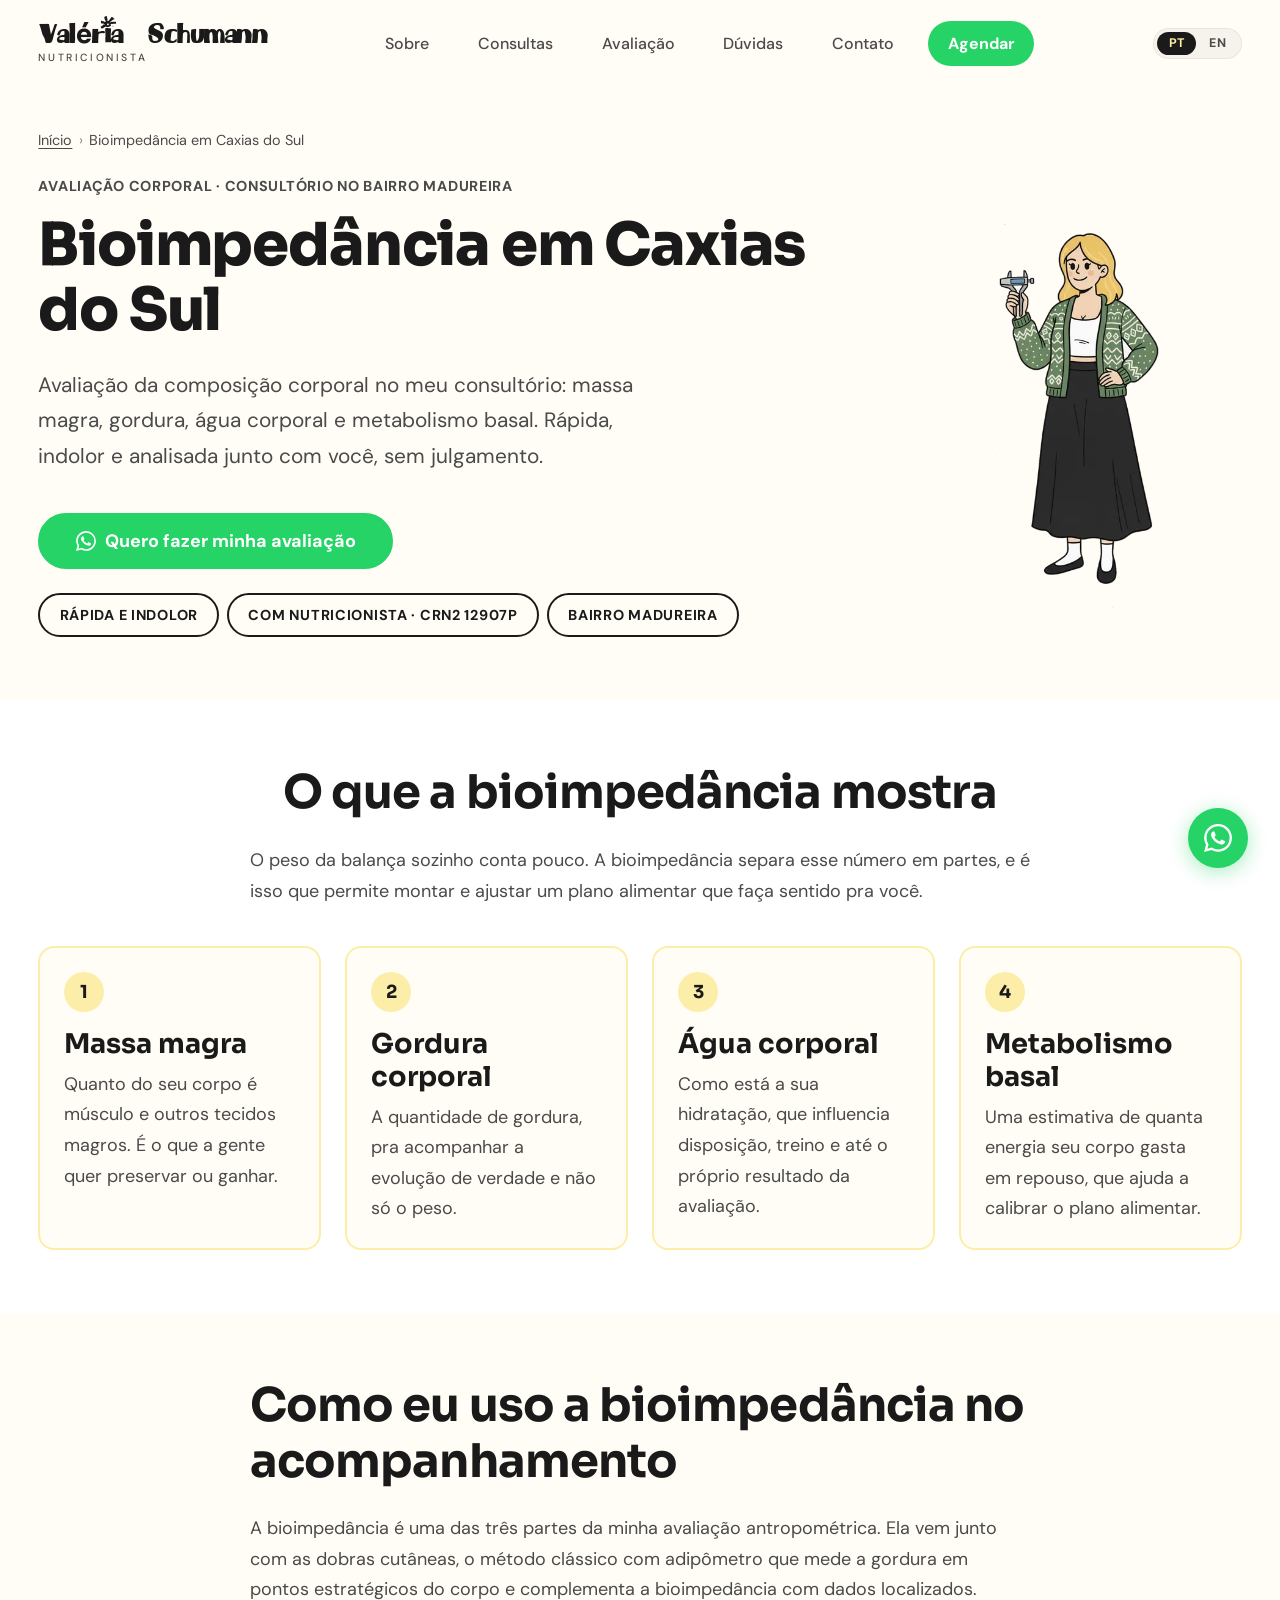
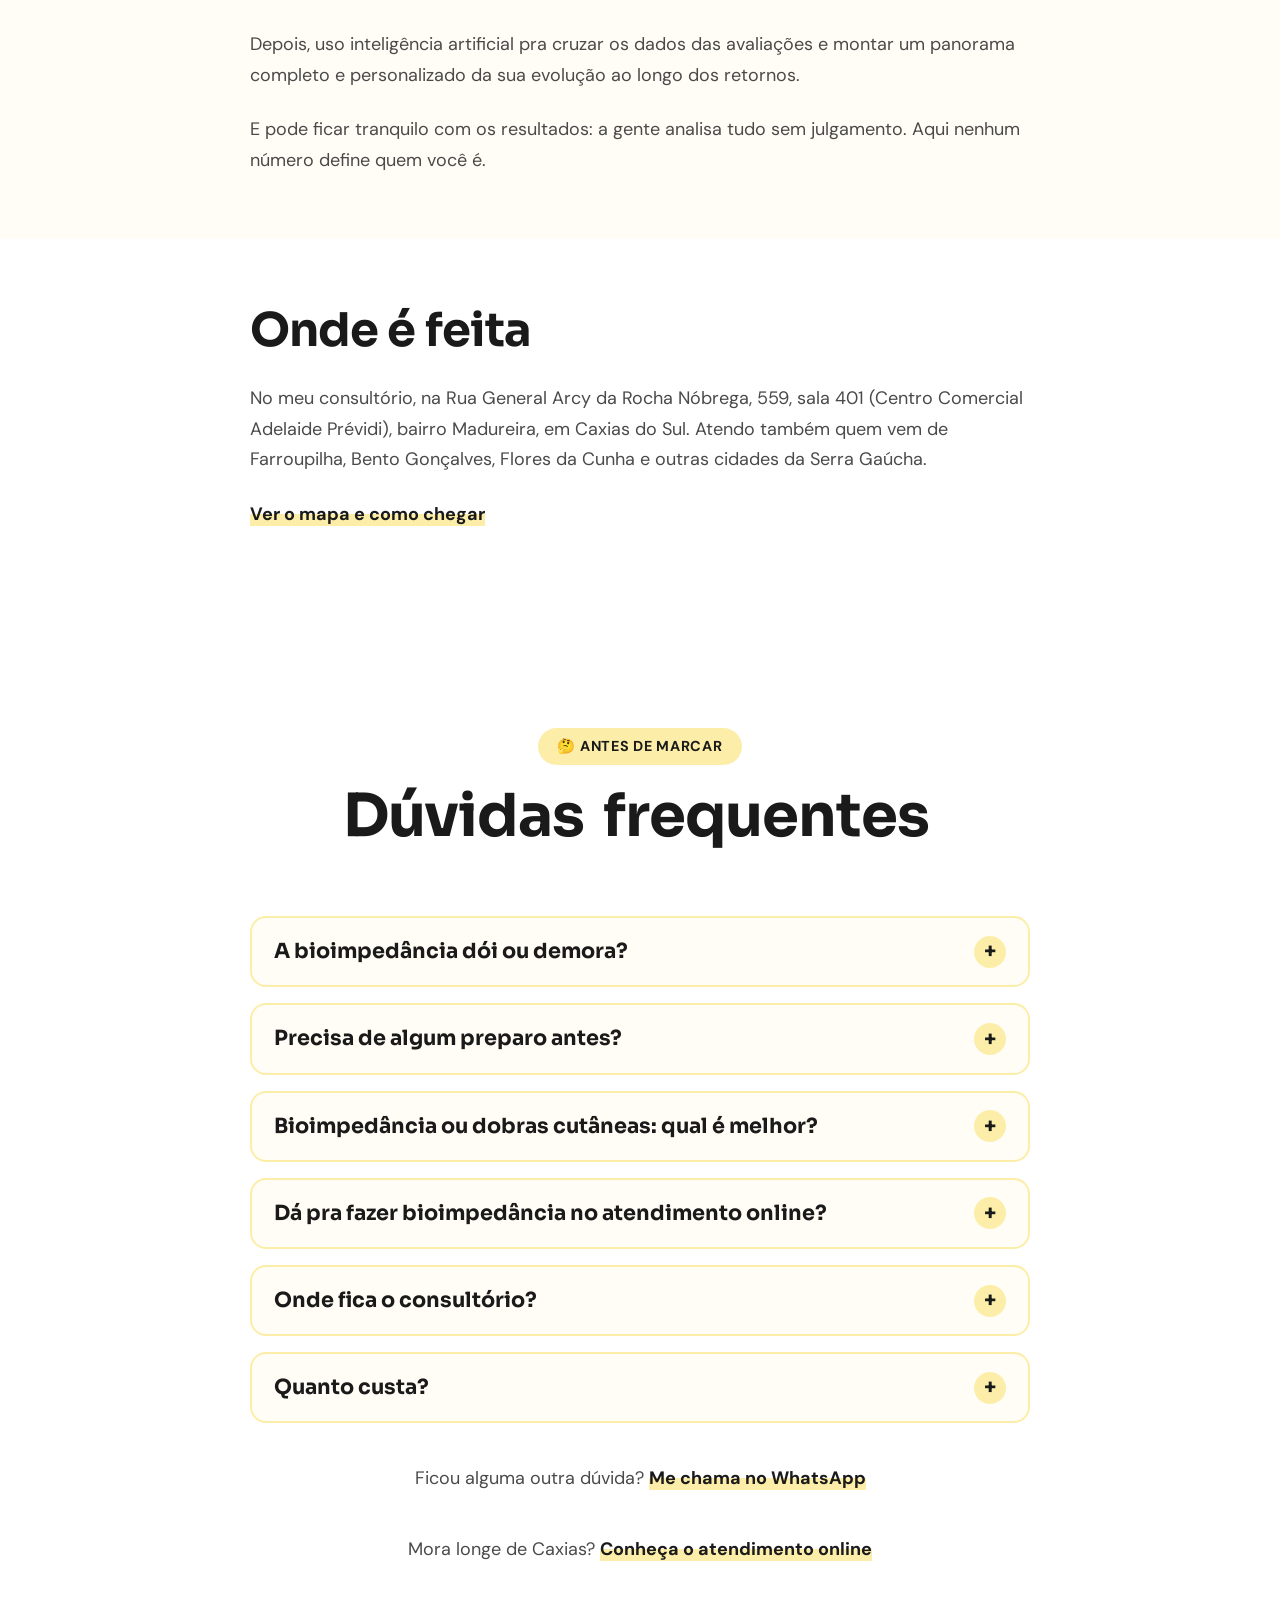
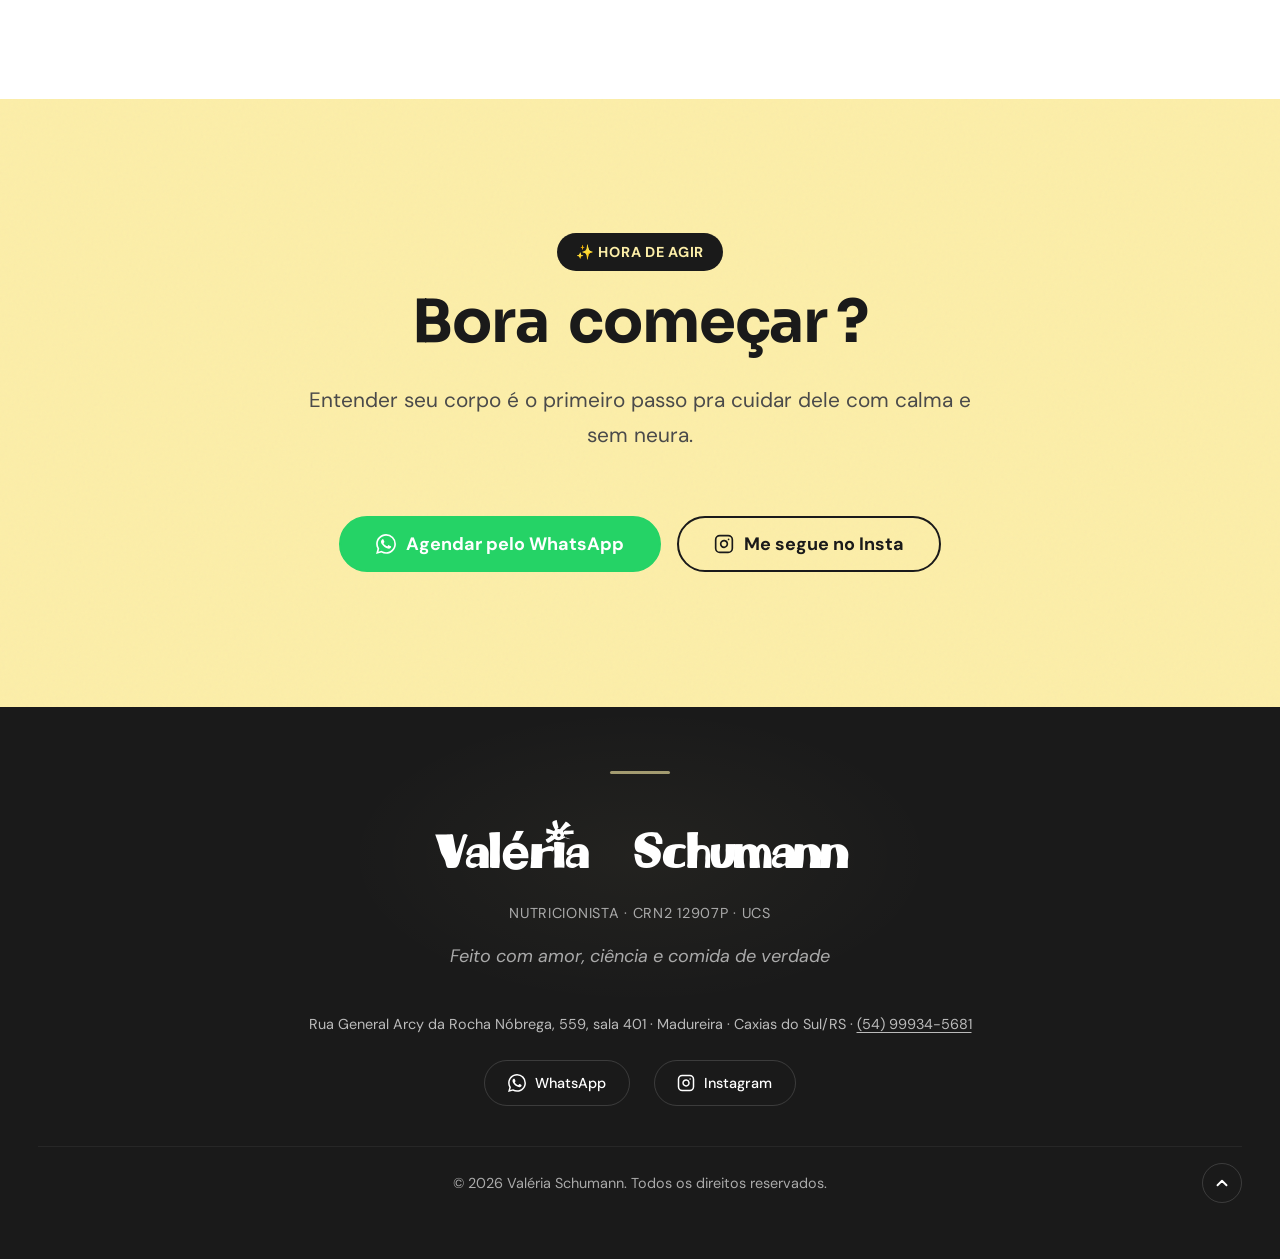
<file: bioimpedancia-caxias-do-sul/index.html>
<!DOCTYPE html>
<html lang="pt-BR">
<head>
  <meta charset="UTF-8">
  <meta name="viewport" content="width=device-width, initial-scale=1.0, viewport-fit=cover">
  <meta name="description" content="Bioimpedância em Caxias do Sul, no bairro Madureira: avaliação da composição corporal (massa magra, gordura, água e metabolismo basal) com nutricionista. Agende pelo WhatsApp.">
  <meta name="theme-color" content="#fffdf5">
  <meta name="robots" content="index, follow">
  <meta name="author" content="Valéria Schumann">
  <link rel="canonical" href="https://valeriaschumann.com.br/bioimpedancia-caxias-do-sul/">

  <!-- Open Graph -->
  <meta property="og:title" content="Bioimpedância em Caxias do Sul | Valéria Schumann">
  <meta property="og:description" content="Bioimpedância em Caxias do Sul, no bairro Madureira: avaliação da composição corporal (massa magra, gordura, água e metabolismo basal) com nutricionista. Agende pelo WhatsApp.">
  <meta property="og:type" content="website">
  <meta property="og:url" content="https://valeriaschumann.com.br/bioimpedancia-caxias-do-sul/">
  <meta property="og:image" content="https://valeriaschumann.com.br/assets/images/og-cover.png">
  <meta property="og:image:width" content="1200">
  <meta property="og:image:height" content="630">
  <meta property="og:locale" content="pt_BR">
  <meta property="og:site_name" content="Valéria Schumann | Nutricionista">

  <!-- Twitter Card -->
  <meta name="twitter:card" content="summary_large_image">
  <meta name="twitter:title" content="Bioimpedância em Caxias do Sul | Valéria Schumann">
  <meta name="twitter:description" content="Bioimpedância em Caxias do Sul, no bairro Madureira: avaliação da composição corporal (massa magra, gordura, água e metabolismo basal) com nutricionista. Agende pelo WhatsApp.">
  <meta name="twitter:image" content="https://valeriaschumann.com.br/assets/images/og-cover.png">

  <title>Bioimpedância em Caxias do Sul | Valéria Schumann</title>

  <!-- Google Analytics 4 -->
  <script async src="https://www.googletagmanager.com/gtag/js?id=G-0MT8F76G0W"></script>
  <script>
    window.dataLayer = window.dataLayer || [];
    function gtag(){ dataLayer.push(arguments); }
    gtag('js', new Date());
    gtag('config', 'G-0MT8F76G0W');
  </script>

  <!-- Structured Data — Service + Breadcrumb + FAQ -->
  <script type="application/ld+json">
{
  "@context": "https://schema.org",
  "@graph": [
    {
      "@type": "Service",
      "@id": "https://valeriaschumann.com.br/bioimpedancia-caxias-do-sul/#service",
      "name": "Bioimpedância e avaliação antropométrica",
      "serviceType": "Avaliação da composição corporal por bioimpedância",
      "description": "Bioimpedância em Caxias do Sul, no bairro Madureira: avaliação da composição corporal (massa magra, gordura, água e metabolismo basal) com nutricionista. Agende pelo WhatsApp.",
      "url": "https://valeriaschumann.com.br/bioimpedancia-caxias-do-sul/",
      "provider": {
        "@id": "https://valeriaschumann.com.br/#business"
      },
      "areaServed": [
        {
          "@type": "City",
          "name": "Caxias do Sul"
        },
        {
          "@type": "AdministrativeArea",
          "name": "Serra Gaúcha"
        }
      ]
    },
    {
      "@type": "BreadcrumbList",
      "itemListElement": [
        {
          "@type": "ListItem",
          "position": 1,
          "name": "Início",
          "item": "https://valeriaschumann.com.br/"
        },
        {
          "@type": "ListItem",
          "position": 2,
          "name": "Bioimpedância em Caxias do Sul",
          "item": "https://valeriaschumann.com.br/bioimpedancia-caxias-do-sul/"
        }
      ]
    },
    {
      "@type": "FAQPage",
      "mainEntity": [
        {
          "@type": "Question",
          "name": "A bioimpedância dói ou demora?",
          "acceptedAnswer": {
            "@type": "Answer",
            "text": "Não. É uma avaliação rápida e indolor."
          }
        },
        {
          "@type": "Question",
          "name": "Precisa de algum preparo antes?",
          "acceptedAnswer": {
            "@type": "Answer",
            "text": "Tem alguns cuidados simples pra o resultado sair mais fiel. Te passo as orientações certinhas pelo WhatsApp quando a gente agendar."
          }
        },
        {
          "@type": "Question",
          "name": "Bioimpedância ou dobras cutâneas: qual é melhor?",
          "acceptedAnswer": {
            "@type": "Answer",
            "text": "Uma complementa a outra. A bioimpedância dá a visão geral da composição corporal, e as dobras cutâneas medem a gordura em pontos específicos. Por isso eu uso as duas na avaliação."
          }
        },
        {
          "@type": "Question",
          "name": "Dá pra fazer bioimpedância no atendimento online?",
          "acceptedAnswer": {
            "@type": "Answer",
            "text": "Não, porque o aparelho fica no consultório. No atendimento online eu uso uma estimativa da composição corporal por inteligência artificial, com método validado cientificamente."
          }
        },
        {
          "@type": "Question",
          "name": "Onde fica o consultório?",
          "acceptedAnswer": {
            "@type": "Answer",
            "text": "Na Rua General Arcy da Rocha Nóbrega, 559, sala 401 (Centro Comercial Adelaide Prévidi), bairro Madureira, em Caxias do Sul."
          }
        },
        {
          "@type": "Question",
          "name": "Quanto custa?",
          "acceptedAnswer": {
            "@type": "Answer",
            "text": "Me chama no WhatsApp que eu te explico como funciona a avaliação e te passo os valores, sem compromisso."
          }
        }
      ]
    }
  ]
}
  </script>

  <!-- Favicon -->
  <link rel="icon" href="/favicon.ico" sizes="32x32">
  <link rel="icon" href="/favicon-32x32.png" type="image/png" sizes="32x32">
  <link rel="icon" href="/favicon-16x16.png" type="image/png" sizes="16x16">
  <link rel="apple-touch-icon" href="/apple-touch-icon.png" sizes="180x180">
  <link rel="manifest" href="/site.webmanifest">

  <!-- Google Fonts: DM Sans -->
  <link rel="preconnect" href="https://fonts.googleapis.com">
  <link rel="preconnect" href="https://fonts.gstatic.com" crossorigin>
  <link rel="preload" as="style" href="https://fonts.googleapis.com/css2?family=DM+Sans:ital,opsz,wght@0,9..40,400;0,9..40,500;0,9..40,700;1,9..40,400&family=Sora:wght@400;700;800&display=swap">
  <link href="https://fonts.googleapis.com/css2?family=DM+Sans:ital,opsz,wght@0,9..40,400;0,9..40,500;0,9..40,700;1,9..40,400&family=Sora:wght@400;700;800&display=swap" rel="stylesheet" media="print" onload="this.media='all'">
  <noscript><link href="https://fonts.googleapis.com/css2?family=DM+Sans:ital,opsz,wght@0,9..40,400;0,9..40,500;0,9..40,700;1,9..40,400&family=Sora:wght@400;700;800&display=swap" rel="stylesheet"></noscript>

  <!-- CSS -->
  <link rel="stylesheet" href="/css/variables.css">
  <link rel="stylesheet" href="/css/reset.css">
  <link rel="stylesheet" href="/css/typography.css">
  <link rel="stylesheet" href="/css/layout.css">
  <link rel="stylesheet" href="/css/components.css">
  <link rel="stylesheet" href="/css/sections.css">
  <link rel="stylesheet" href="/css/animations.css">
  <link rel="stylesheet" href="/css/responsive.css">
  <link rel="stylesheet" href="/css/pages.css">
</head>
<body>

  <a href="#main-content" class="skip-link">Pular para o conteúdo</a>

  <div class="scroll-progress" id="scrollProgress" role="progressbar" aria-valuenow="0" aria-valuemin="0" aria-valuemax="100" aria-label="Progresso de leitura da página"></div>

  <!-- ====== NAVBAR ====== -->
  <nav class="navbar" id="navbar" aria-label="Navegação principal">
    <div class="container navbar__inner">
      <a href="/" class="navbar__logo">
        <span class="navbar__logo-name">Valéria Schumann</span>
        <span class="navbar__logo-sub">Nutricionista</span>
      </a>

      <div class="navbar__links">
        <a href="/#sobre">Sobre</a>
        <a href="/#consultas">Consultas</a>
        <a href="/#avaliacao">Avaliação</a>
        <a href="/#duvidas">Dúvidas</a>
        <a href="/#contato">Contato</a>
        <a href="https://wa.me/5554999345681?text=Ol%C3%A1%2C%20Val%21%20Vi%20seu%20site%20e%20gostaria%20de%20agendar%20uma%20consulta." data-whatsapp="Olá, Val! Vi seu site e gostaria de agendar uma consulta." data-location="navbar" target="_blank" rel="noopener noreferrer" class="navbar__cta">Agendar</a>
      </div>

      <div class="lang-switch" role="group" aria-label="Idioma / Language">
        <a href="/bioimpedancia-caxias-do-sul/" class="lang-switch__opt" aria-current="page" lang="pt-BR">PT</a>
        <a href="/en/" class="lang-switch__opt" lang="en">EN</a>
      </div>

      <button class="navbar__hamburger" aria-label="Abrir menu de navegação" aria-expanded="false" aria-controls="mobileMenu">
        <span></span>
        <span></span>
        <span></span>
      </button>
    </div>

    <div class="navbar__overlay" id="mobileMenu" role="dialog" aria-label="Menu de navegação" aria-modal="true">
      <a href="/#sobre">Sobre</a>
      <a href="/#consultas">Consultas</a>
      <a href="/#avaliacao">Avaliação</a>
      <a href="/#duvidas">Dúvidas</a>
      <a href="/#contato">Contato</a>
      <a href="https://wa.me/5554999345681?text=Ol%C3%A1%2C%20Val%21%20Vi%20seu%20site%20e%20gostaria%20de%20agendar%20uma%20consulta." data-whatsapp="Olá, Val! Vi seu site e gostaria de agendar uma consulta." data-location="mobile_menu" target="_blank" rel="noopener noreferrer" class="btn btn--whatsapp navbar__overlay-cta">Agendar pelo WhatsApp</a>
    </div>
  </nav>


  <main id="main-content">

  <!-- ====== PAGE HERO ====== -->
  <header class="page-hero">
    <div class="container">
      <nav class="breadcrumb" aria-label="Você está aqui">
        <ol>
          <li><a href="/">Início</a></li>
          <li aria-current="page">Bioimpedância em Caxias do Sul</li>
        </ol>
      </nav>

      <div class="page-hero__grid">
        <div>
          <span class="hero__eyebrow">Avaliação corporal · Consultório no bairro Madureira</span>
          <h1 class="page-hero__title">Bioimpedância em Caxias do Sul</h1>
          <p class="page-hero__lede">Avaliação da composição corporal no meu consultório: massa magra, gordura, água corporal e metabolismo basal. Rápida, indolor e analisada junto com você, sem julgamento.</p>
          <a href="https://wa.me/5554999345681?text=Ol%C3%A1%2C%20Val%21%20Vi%20seu%20site%20e%20quero%20saber%20mais%20sobre%20a%20bioimped%C3%A2ncia." data-whatsapp="Olá, Val! Vi seu site e quero saber mais sobre a bioimpedância." data-location="hero" target="_blank" rel="noopener noreferrer" class="btn btn--whatsapp">
            <svg aria-hidden="true" viewBox="0 0 24 24" fill="currentColor"><path d="M17.472 14.382c-.297-.149-1.758-.867-2.03-.967-.273-.099-.471-.148-.67.15-.197.297-.767.966-.94 1.164-.173.199-.347.223-.644.075-.297-.15-1.255-.463-2.39-1.475-.883-.788-1.48-1.761-1.653-2.059-.173-.297-.018-.458.13-.606.134-.133.298-.347.446-.52.149-.174.198-.298.298-.497.099-.198.05-.371-.025-.52-.075-.149-.669-1.612-.916-2.207-.242-.579-.487-.5-.669-.51-.173-.008-.371-.01-.57-.01-.198 0-.52.074-.792.372-.272.297-1.04 1.016-1.04 2.479 0 1.462 1.065 2.875 1.213 3.074.149.198 2.096 3.2 5.077 4.487.709.306 1.262.489 1.694.625.712.227 1.36.195 1.871.118.571-.085 1.758-.719 2.006-1.413.248-.694.248-1.289.173-1.413-.074-.124-.272-.198-.57-.347m-5.421 7.403h-.004a9.87 9.87 0 01-5.031-1.378l-.361-.214-3.741.982.998-3.648-.235-.374a9.86 9.86 0 01-1.51-5.26c.001-5.45 4.436-9.884 9.888-9.884 2.64 0 5.122 1.03 6.988 2.898a9.825 9.825 0 012.893 6.994c-.003 5.45-4.437 9.884-9.885 9.884m8.413-18.297A11.815 11.815 0 0012.05 0C5.495 0 .16 5.335.157 11.892c0 2.096.547 4.142 1.588 5.945L.057 24l6.305-1.654a11.882 11.882 0 005.683 1.448h.005c6.554 0 11.89-5.335 11.893-11.893a11.821 11.821 0 00-3.48-8.413z"/></svg>
            Quero fazer minha avaliação
          </a>
          <div class="page-hero__facts">
            <span class="badge badge--outline">Rápida e indolor</span>
            <span class="badge badge--outline">Com nutricionista · CRN2 12907P</span>
            <span class="badge badge--outline">Bairro Madureira</span>
          </div>
        </div>
        <div class="page-hero__illus">
          <picture><source type="image/webp" srcset="/assets/images/anthropometric-calipers.webp"><img src="/assets/images/anthropometric-calipers.png" alt="Valéria segurando adipômetro" width="180" height="225" fetchpriority="high"></picture>
        </div>
      </div>
    </div>
  </header>


  <section class="page-section page-section--white">
    <div class="container">
      <h2 class="page-section__title text-center">O que a bioimpedância mostra</h2>
      <div class="page-prose"><p>O peso da balança sozinho conta pouco. A bioimpedância separa esse número em partes, e é isso que permite montar e ajustar um plano alimentar que faça sentido pra você.</p></div>
      <ol class="step-grid step-grid--4">
        <li class="step-card">
          <span class="step-card__num" aria-hidden="true">1</span>
          <h3 class="step-card__title">Massa magra</h3>
          <p>Quanto do seu corpo é músculo e outros tecidos magros. É o que a gente quer preservar ou ganhar.</p>
        </li>
        <li class="step-card">
          <span class="step-card__num" aria-hidden="true">2</span>
          <h3 class="step-card__title">Gordura corporal</h3>
          <p>A quantidade de gordura, pra acompanhar a evolução de verdade e não só o peso.</p>
        </li>
        <li class="step-card">
          <span class="step-card__num" aria-hidden="true">3</span>
          <h3 class="step-card__title">Água corporal</h3>
          <p>Como está a sua hidratação, que influencia disposição, treino e até o próprio resultado da avaliação.</p>
        </li>
        <li class="step-card">
          <span class="step-card__num" aria-hidden="true">4</span>
          <h3 class="step-card__title">Metabolismo basal</h3>
          <p>Uma estimativa de quanta energia seu corpo gasta em repouso, que ajuda a calibrar o plano alimentar.</p>
        </li>
      </ol>
    </div>
  </section>


  <section class="page-section">
    <div class="container">
      <div class="page-prose">
        <h2 class="page-section__title">Como eu uso a bioimpedância no acompanhamento</h2>
        <p>A bioimpedância é uma das três partes da minha avaliação antropométrica. Ela vem junto com as dobras cutâneas, o método clássico com adipômetro que mede a gordura em pontos estratégicos do corpo e complementa a bioimpedância com dados localizados.</p>
        <p>Depois, uso inteligência artificial pra cruzar os dados das avaliações e montar um panorama completo e personalizado da sua evolução ao longo dos retornos.</p>
        <p>E pode ficar tranquilo com os resultados: a gente analisa tudo sem julgamento. Aqui nenhum número define quem você é.</p>
      </div>
    </div>
  </section>


  <section class="page-section page-section--white">
    <div class="container">
      <div class="page-prose">
        <h2 class="page-section__title">Onde é feita</h2>
        <p>No meu consultório, na Rua General Arcy da Rocha Nóbrega, 559, sala 401 (Centro Comercial Adelaide Prévidi), bairro Madureira, em Caxias do Sul. Atendo também quem vem de Farroupilha, Bento Gonçalves, Flores da Cunha e outras cidades da Serra Gaúcha.</p>
        <p><a class="faq__more-link" href="/#local">Ver o mapa e como chegar</a></p>
      </div>
    </div>
  </section>


  <!-- ====== FAQ ====== -->
  <section class="faq section" id="duvidas">
    <div class="container">
      <div class="text-center" style="margin-bottom:var(--space-xl)">
        <span class="section-tag">&#129300; Antes de marcar</span>
        <h2 class="h1">Dúvidas <span class="highlight">frequentes</span></h2>
      </div>

      <div class="faq__list">
        <details class="faq-item">
          <summary class="faq-item__q">A bioimpedância dói ou demora?</summary>
          <p class="faq-item__a">Não. É uma avaliação rápida e indolor.</p>
        </details>
        <details class="faq-item">
          <summary class="faq-item__q">Precisa de algum preparo antes?</summary>
          <p class="faq-item__a">Tem alguns cuidados simples pra o resultado sair mais fiel. Te passo as orientações certinhas pelo WhatsApp quando a gente agendar.</p>
        </details>
        <details class="faq-item">
          <summary class="faq-item__q">Bioimpedância ou dobras cutâneas: qual é melhor?</summary>
          <p class="faq-item__a">Uma complementa a outra. A bioimpedância dá a visão geral da composição corporal, e as dobras cutâneas medem a gordura em pontos específicos. Por isso eu uso as duas na avaliação.</p>
        </details>
        <details class="faq-item">
          <summary class="faq-item__q">Dá pra fazer bioimpedância no atendimento online?</summary>
          <p class="faq-item__a">Não, porque o aparelho fica no consultório. No atendimento online eu uso uma estimativa da composição corporal por inteligência artificial, com método validado cientificamente.</p>
        </details>
        <details class="faq-item">
          <summary class="faq-item__q">Onde fica o consultório?</summary>
          <p class="faq-item__a">Na Rua General Arcy da Rocha Nóbrega, 559, sala 401 (Centro Comercial Adelaide Prévidi), bairro Madureira, em Caxias do Sul.</p>
        </details>
        <details class="faq-item">
          <summary class="faq-item__q">Quanto custa?</summary>
          <p class="faq-item__a">Me chama no WhatsApp que eu te explico como funciona a avaliação e te passo os valores, sem compromisso.</p>
        </details>
      </div>

      <p class="faq__more">Ficou alguma outra dúvida? <a href="https://wa.me/5554999345681?text=Ol%C3%A1%2C%20Val%21%20Vi%20seu%20site%20e%20fiquei%20com%20uma%20d%C3%BAvida." data-whatsapp="Olá, Val! Vi seu site e fiquei com uma dúvida." data-location="faq" target="_blank" rel="noopener noreferrer" class="faq__more-link">Me chama no WhatsApp</a></p>
      <p class="page-related">Mora longe de Caxias? <a class="faq__more-link" href="/nutricionista-online/">Conheça o atendimento online</a></p>
    </div>
  </section>


  <!-- ====== CTA ====== -->
  <section class="cta section" id="contato">
    <div class="container">
      <div class="cta__content">
        <span class="section-tag">&#10024; Hora de agir</span>
        <h2 class="h1 cta__headline">Bora <span class="highlight">começar</span>?</h2>
        <p class="cta__subtitle">Entender seu corpo é o primeiro passo pra cuidar dele com calma e sem neura.</p>

        <div class="cta__buttons">
          <a href="https://wa.me/5554999345681?text=Ol%C3%A1%2C%20Val%21%20Vi%20seu%20site%20e%20quero%20saber%20mais%20sobre%20a%20bioimped%C3%A2ncia." data-whatsapp="Olá, Val! Vi seu site e quero saber mais sobre a bioimpedância." data-location="contato" target="_blank" rel="noopener noreferrer" class="btn btn--whatsapp">
            <svg aria-hidden="true" viewBox="0 0 24 24" fill="currentColor"><path d="M17.472 14.382c-.297-.149-1.758-.867-2.03-.967-.273-.099-.471-.148-.67.15-.197.297-.767.966-.94 1.164-.173.199-.347.223-.644.075-.297-.15-1.255-.463-2.39-1.475-.883-.788-1.48-1.761-1.653-2.059-.173-.297-.018-.458.13-.606.134-.133.298-.347.446-.52.149-.174.198-.298.298-.497.099-.198.05-.371-.025-.52-.075-.149-.669-1.612-.916-2.207-.242-.579-.487-.5-.669-.51-.173-.008-.371-.01-.57-.01-.198 0-.52.074-.792.372-.272.297-1.04 1.016-1.04 2.479 0 1.462 1.065 2.875 1.213 3.074.149.198 2.096 3.2 5.077 4.487.709.306 1.262.489 1.694.625.712.227 1.36.195 1.871.118.571-.085 1.758-.719 2.006-1.413.248-.694.248-1.289.173-1.413-.074-.124-.272-.198-.57-.347m-5.421 7.403h-.004a9.87 9.87 0 01-5.031-1.378l-.361-.214-3.741.982.998-3.648-.235-.374a9.86 9.86 0 01-1.51-5.26c.001-5.45 4.436-9.884 9.888-9.884 2.64 0 5.122 1.03 6.988 2.898a9.825 9.825 0 012.893 6.994c-.003 5.45-4.437 9.884-9.885 9.884m8.413-18.297A11.815 11.815 0 0012.05 0C5.495 0 .16 5.335.157 11.892c0 2.096.547 4.142 1.588 5.945L.057 24l6.305-1.654a11.882 11.882 0 005.683 1.448h.005c6.554 0 11.89-5.335 11.893-11.893a11.821 11.821 0 00-3.48-8.413z"/></svg>
            Agendar pelo WhatsApp
          </a>
          <a href="https://www.instagram.com/valeria_schumann/" target="_blank" rel="noopener noreferrer" class="btn btn--outline" data-location="contato">
            <svg aria-hidden="true" viewBox="0 0 24 24" fill="none" stroke="currentColor" stroke-width="2" stroke-linecap="round" stroke-linejoin="round"><rect x="2" y="2" width="20" height="20" rx="5" ry="5"/><path d="M16 11.37A4 4 0 1 1 12.63 8 4 4 0 0 1 16 11.37z"/><line x1="17.5" y1="6.5" x2="17.51" y2="6.5"/></svg>
            Me segue no Insta
          </a>
        </div>
      </div>
    </div>
  </section>

  </main>


  <!-- ====== FOOTER ====== -->
  <footer class="footer">
    <div class="container">
      <div class="footer__accent-line" aria-hidden="true"></div>

      <div class="footer__logo">Valéria Schumann</div>
      <p class="footer__role">Nutricionista · CRN2 12907P · UCS</p>
      <p class="footer__tagline">Feito com amor, ciência e comida de verdade</p>
      <p class="footer__nap">Rua General Arcy da Rocha Nóbrega, 559, sala 401 · Madureira · Caxias do Sul/RS · <a href="https://wa.me/5554999345681?text=Ol%C3%A1%2C%20Val%21%20Vi%20seu%20site." data-whatsapp="Olá, Val! Vi seu site." data-location="footer" target="_blank" rel="noopener noreferrer">(54) 99934-5681</a></p>

      <div class="footer__socials">
        <a href="https://wa.me/5554999345681?text=Ol%C3%A1%2C%20Val%21%20Vi%20seu%20site." data-whatsapp="Olá, Val! Vi seu site." data-location="footer" target="_blank" rel="noopener noreferrer" aria-label="WhatsApp">
          <svg aria-hidden="true" viewBox="0 0 24 24" fill="currentColor"><path d="M17.472 14.382c-.297-.149-1.758-.867-2.03-.967-.273-.099-.471-.148-.67.15-.197.297-.767.966-.94 1.164-.173.199-.347.223-.644.075-.297-.15-1.255-.463-2.39-1.475-.883-.788-1.48-1.761-1.653-2.059-.173-.297-.018-.458.13-.606.134-.133.298-.347.446-.52.149-.174.198-.298.298-.497.099-.198.05-.371-.025-.52-.075-.149-.669-1.612-.916-2.207-.242-.579-.487-.5-.669-.51-.173-.008-.371-.01-.57-.01-.198 0-.52.074-.792.372-.272.297-1.04 1.016-1.04 2.479 0 1.462 1.065 2.875 1.213 3.074.149.198 2.096 3.2 5.077 4.487.709.306 1.262.489 1.694.625.712.227 1.36.195 1.871.118.571-.085 1.758-.719 2.006-1.413.248-.694.248-1.289.173-1.413-.074-.124-.272-.198-.57-.347m-5.421 7.403h-.004a9.87 9.87 0 01-5.031-1.378l-.361-.214-3.741.982.998-3.648-.235-.374a9.86 9.86 0 01-1.51-5.26c.001-5.45 4.436-9.884 9.888-9.884 2.64 0 5.122 1.03 6.988 2.898a9.825 9.825 0 012.893 6.994c-.003 5.45-4.437 9.884-9.885 9.884m8.413-18.297A11.815 11.815 0 0012.05 0C5.495 0 .16 5.335.157 11.892c0 2.096.547 4.142 1.588 5.945L.057 24l6.305-1.654a11.882 11.882 0 005.683 1.448h.005c6.554 0 11.89-5.335 11.893-11.893a11.821 11.821 0 00-3.48-8.413z"/></svg>
        </a>
        <a href="https://www.instagram.com/valeria_schumann/" target="_blank" rel="noopener noreferrer" data-location="footer" aria-label="Instagram">
          <svg aria-hidden="true" viewBox="0 0 24 24" fill="none" stroke="currentColor" stroke-width="2" stroke-linecap="round" stroke-linejoin="round"><rect x="2" y="2" width="20" height="20" rx="5" ry="5"/><path d="M16 11.37A4 4 0 1 1 12.63 8 4 4 0 0 1 16 11.37z"/><line x1="17.5" y1="6.5" x2="17.51" y2="6.5"/></svg>
        </a>
      </div>

      <div class="footer__bottom">
        <p class="footer__copy">© 2026 Valéria Schumann. Todos os direitos reservados.</p>
        <a href="#main-content" class="footer__back-top" aria-label="Voltar ao topo">
          <svg aria-hidden="true" viewBox="0 0 24 24" fill="none" stroke="currentColor" stroke-width="2.5" stroke-linecap="round" stroke-linejoin="round"><polyline points="18 15 12 9 6 15"/></svg>
        </a>
      </div>
    </div>
  </footer>

  <!-- ====== FLOATING WHATSAPP ====== -->
  <a href="https://wa.me/5554999345681?text=Ol%C3%A1%2C%20Val%21%20Vi%20seu%20site%20e%20quero%20saber%20mais%20sobre%20a%20bioimped%C3%A2ncia." data-whatsapp="Olá, Val! Vi seu site e quero saber mais sobre a bioimpedância." data-location="floating" target="_blank" rel="noopener noreferrer" class="whatsapp-float" aria-label="Agendar pelo WhatsApp">
    <svg aria-hidden="true" viewBox="0 0 24 24" fill="currentColor"><path d="M17.472 14.382c-.297-.149-1.758-.867-2.03-.967-.273-.099-.471-.148-.67.15-.197.297-.767.966-.94 1.164-.173.199-.347.223-.644.075-.297-.15-1.255-.463-2.39-1.475-.883-.788-1.48-1.761-1.653-2.059-.173-.297-.018-.458.13-.606.134-.133.298-.347.446-.52.149-.174.198-.298.298-.497.099-.198.05-.371-.025-.52-.075-.149-.669-1.612-.916-2.207-.242-.579-.487-.5-.669-.51-.173-.008-.371-.01-.57-.01-.198 0-.52.074-.792.372-.272.297-1.04 1.016-1.04 2.479 0 1.462 1.065 2.875 1.213 3.074.149.198 2.096 3.2 5.077 4.487.709.306 1.262.489 1.694.625.712.227 1.36.195 1.871.118.571-.085 1.758-.719 2.006-1.413.248-.694.248-1.289.173-1.413-.074-.124-.272-.198-.57-.347m-5.421 7.403h-.004a9.87 9.87 0 01-5.031-1.378l-.361-.214-3.741.982.998-3.648-.235-.374a9.86 9.86 0 01-1.51-5.26c.001-5.45 4.436-9.884 9.888-9.884 2.64 0 5.122 1.03 6.988 2.898a9.825 9.825 0 012.893 6.994c-.003 5.45-4.437 9.884-9.885 9.884m8.413-18.297A11.815 11.815 0 0012.05 0C5.495 0 .16 5.335.157 11.892c0 2.096.547 4.142 1.588 5.945L.057 24l6.305-1.654a11.882 11.882 0 005.683 1.448h.005c6.554 0 11.89-5.335 11.893-11.893a11.821 11.821 0 00-3.48-8.413z"/></svg>
  </a>

  <script src="/js/main.js"></script>
</body>
</html>
</file>
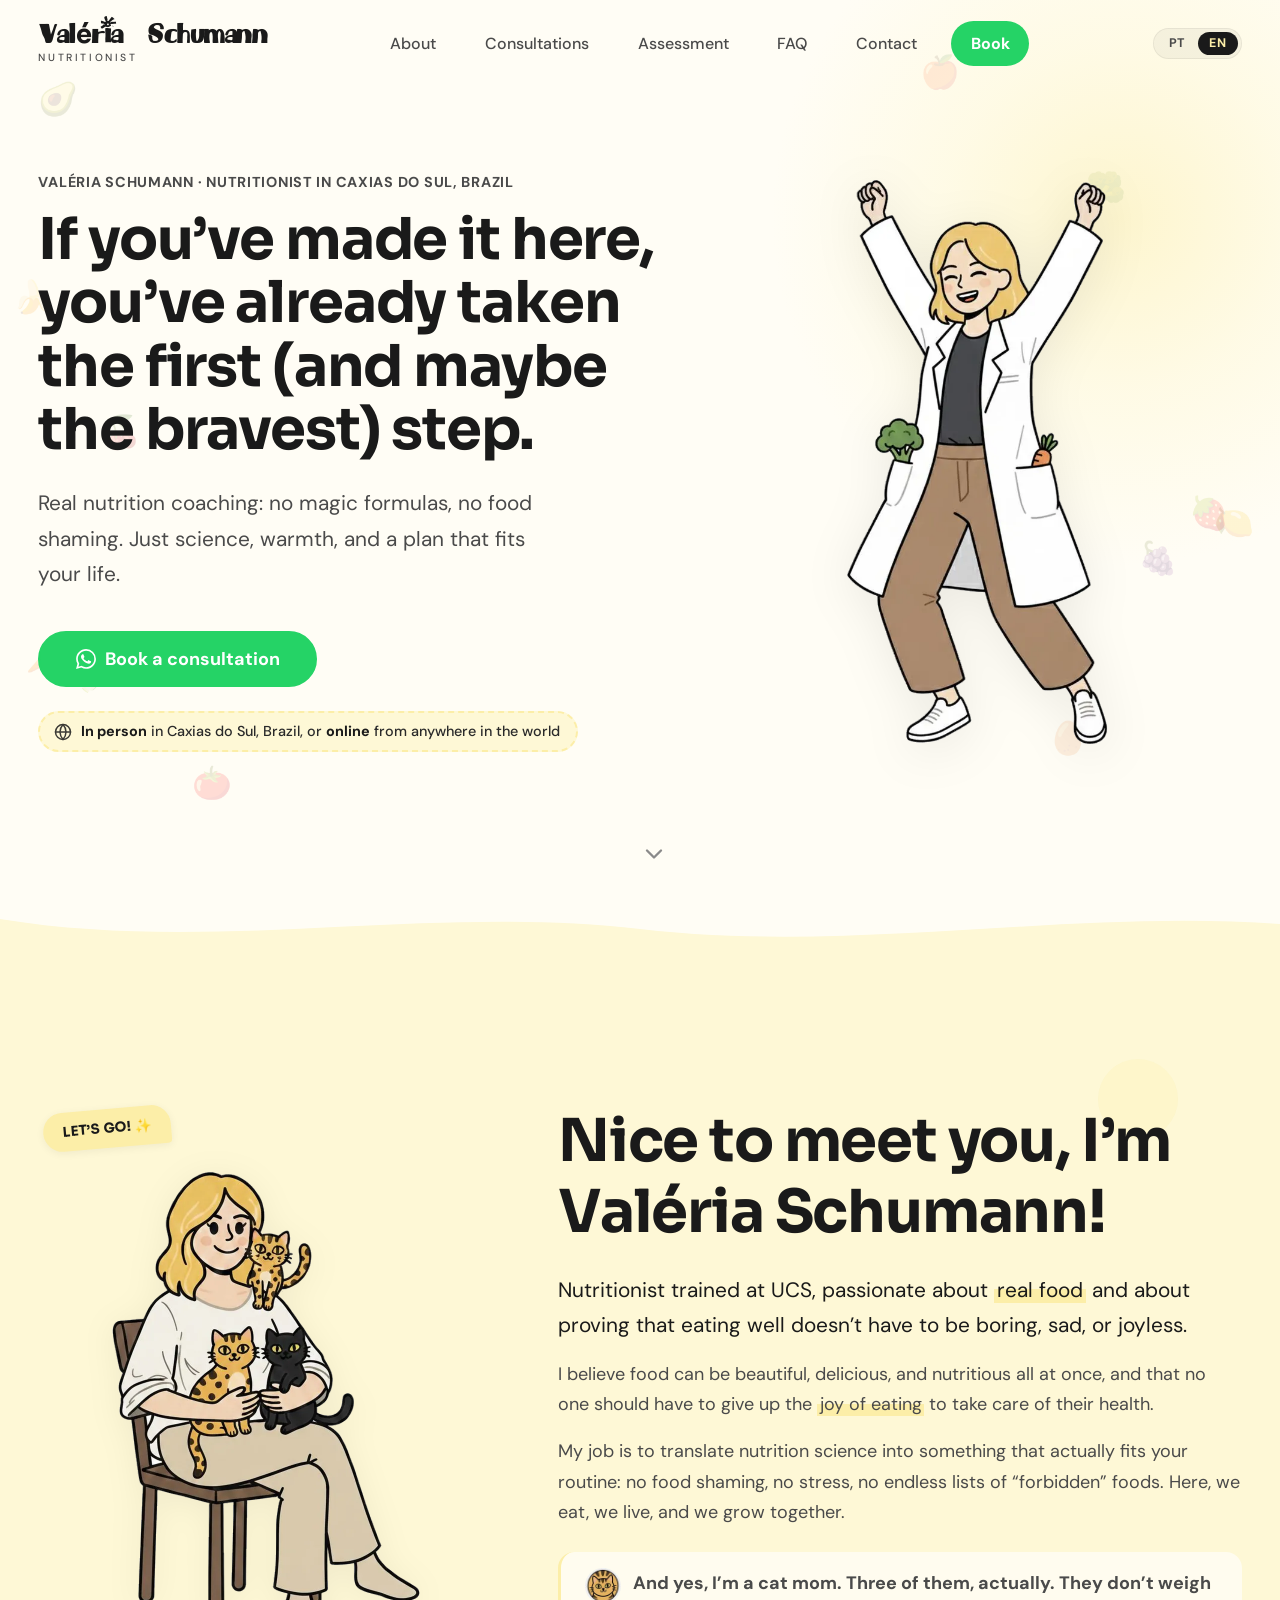
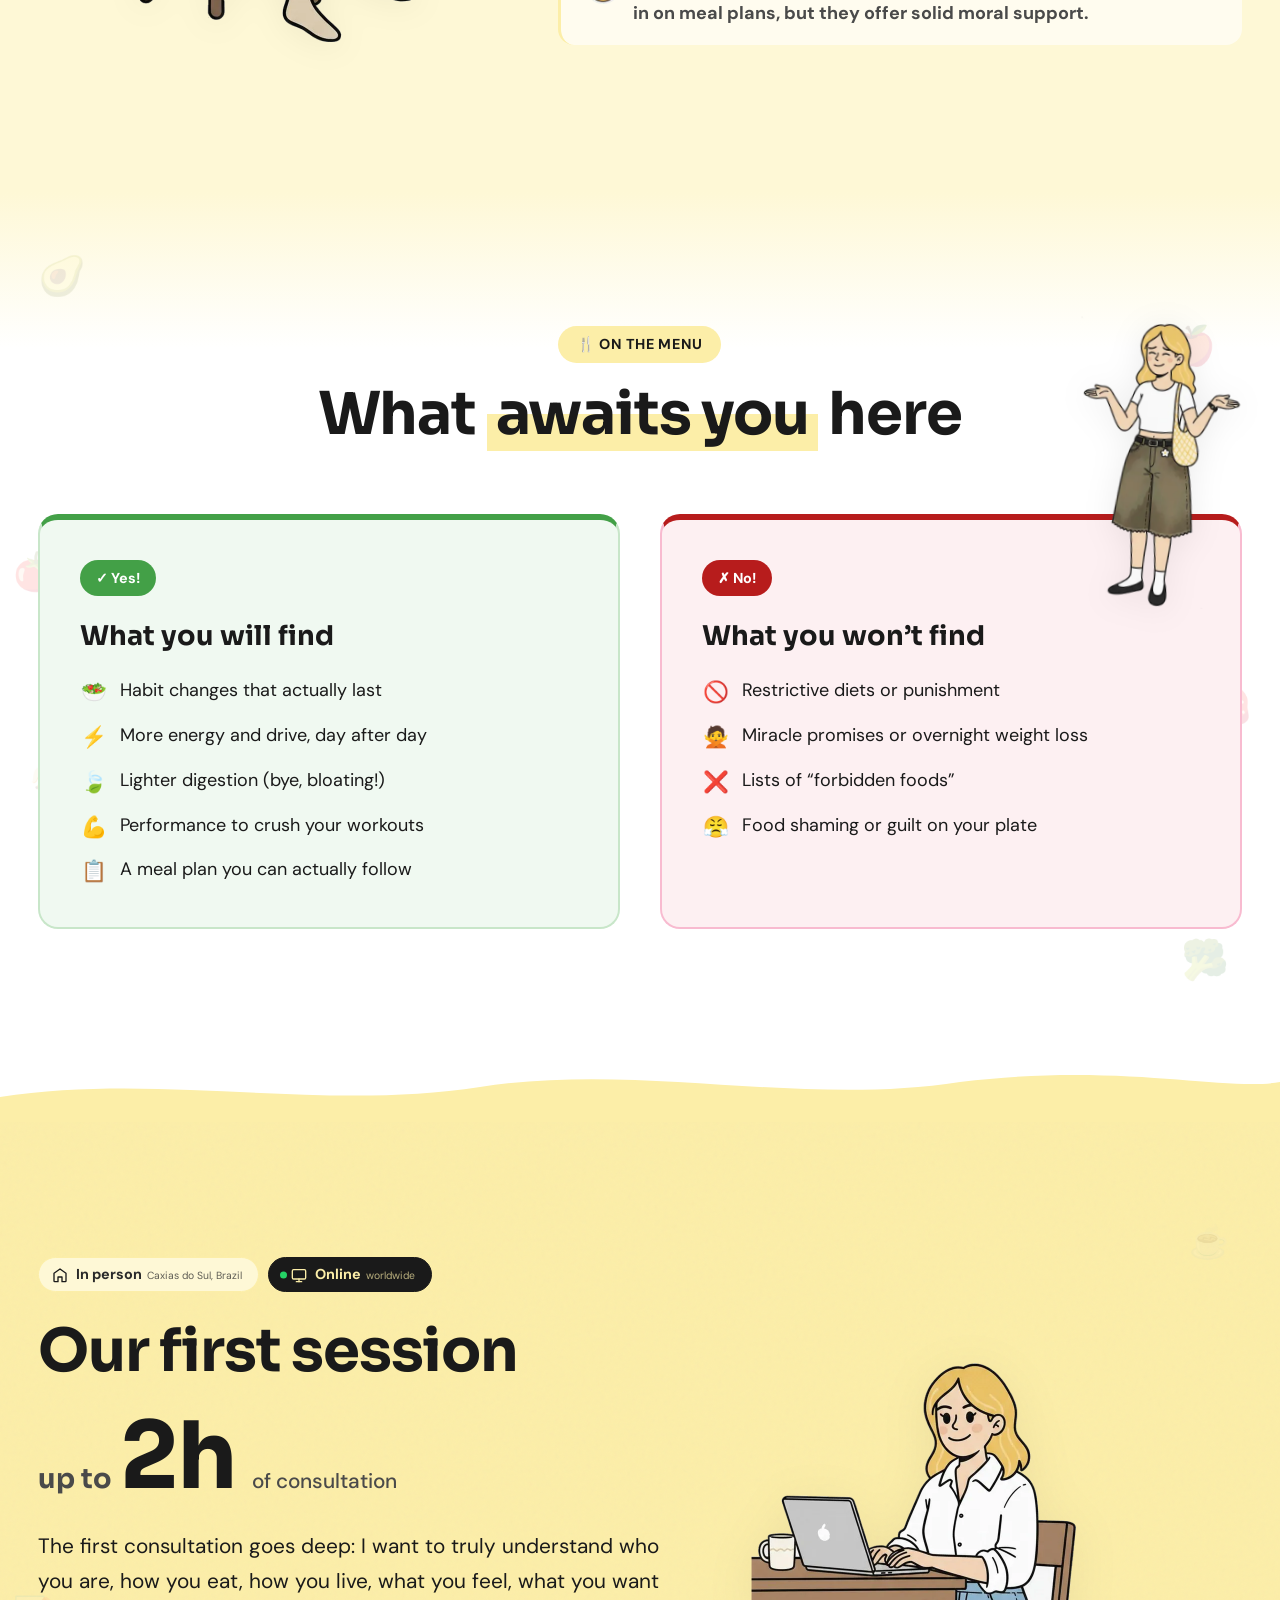
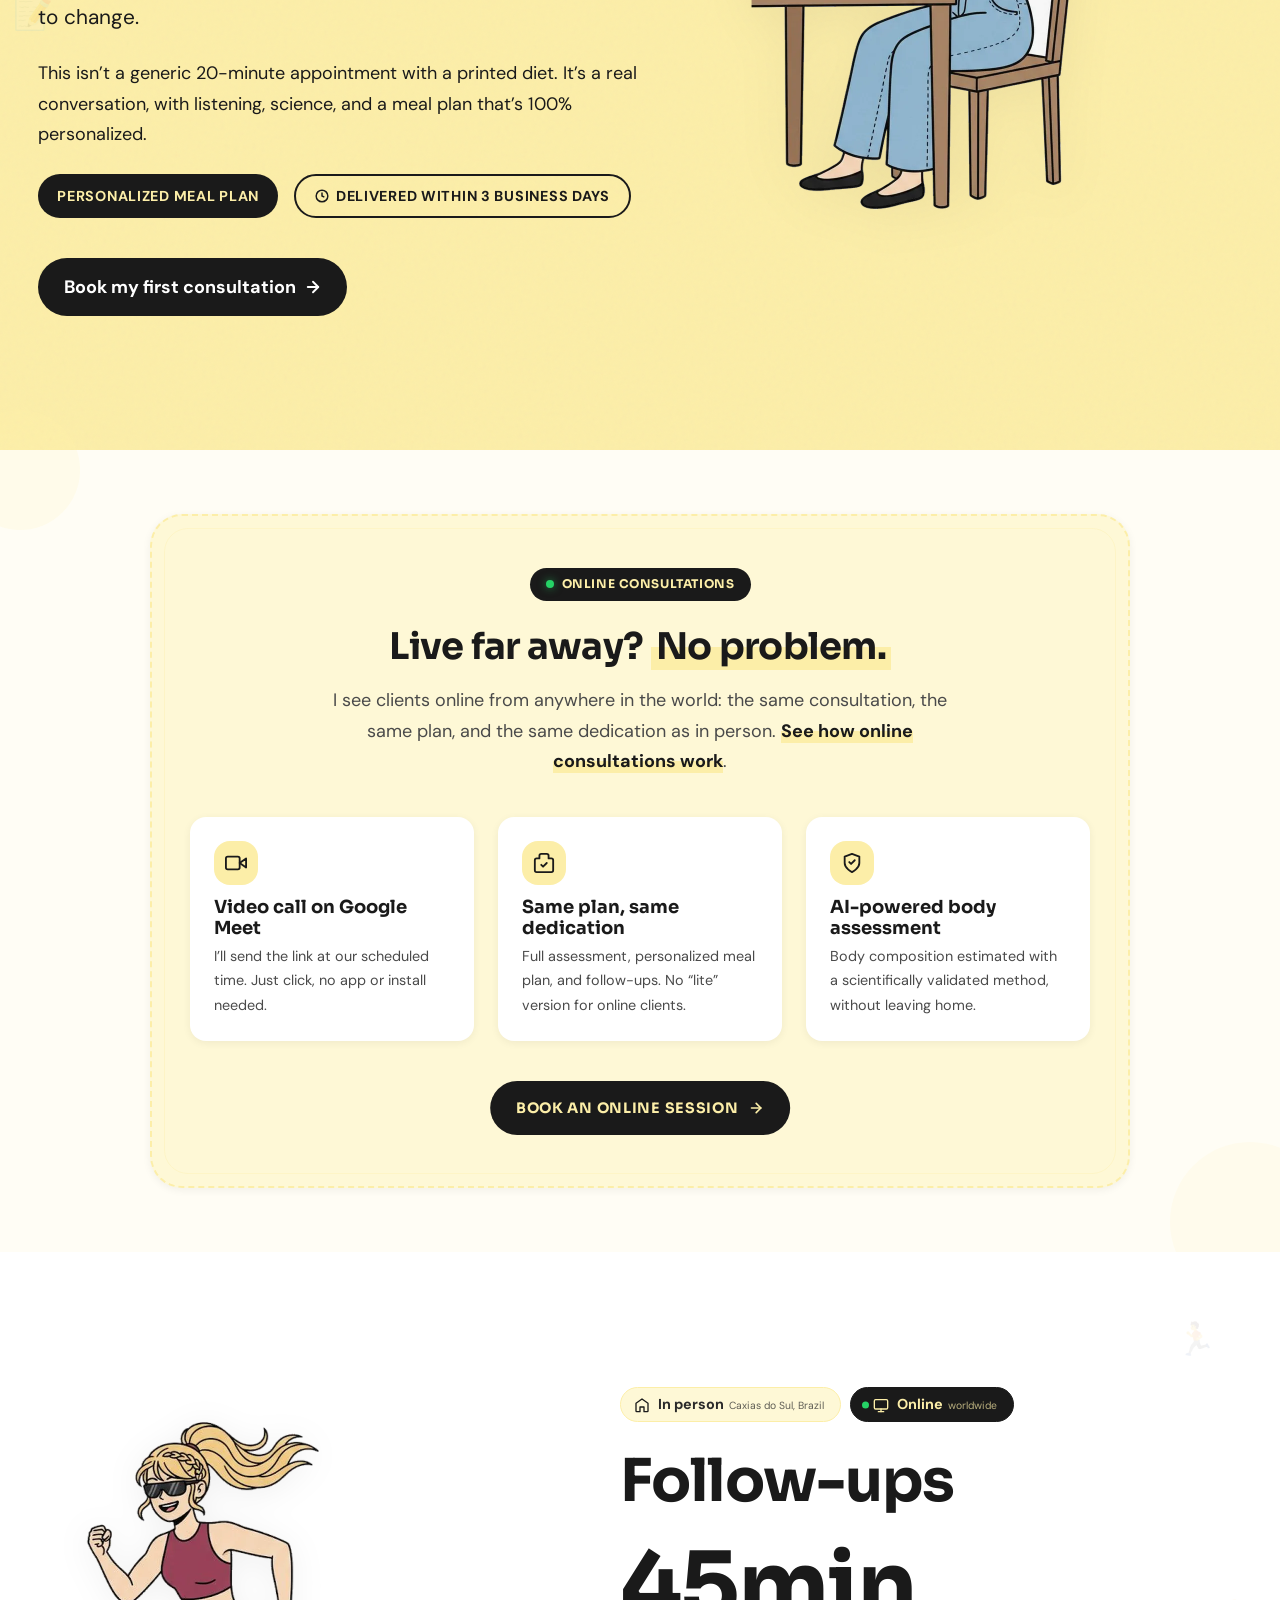
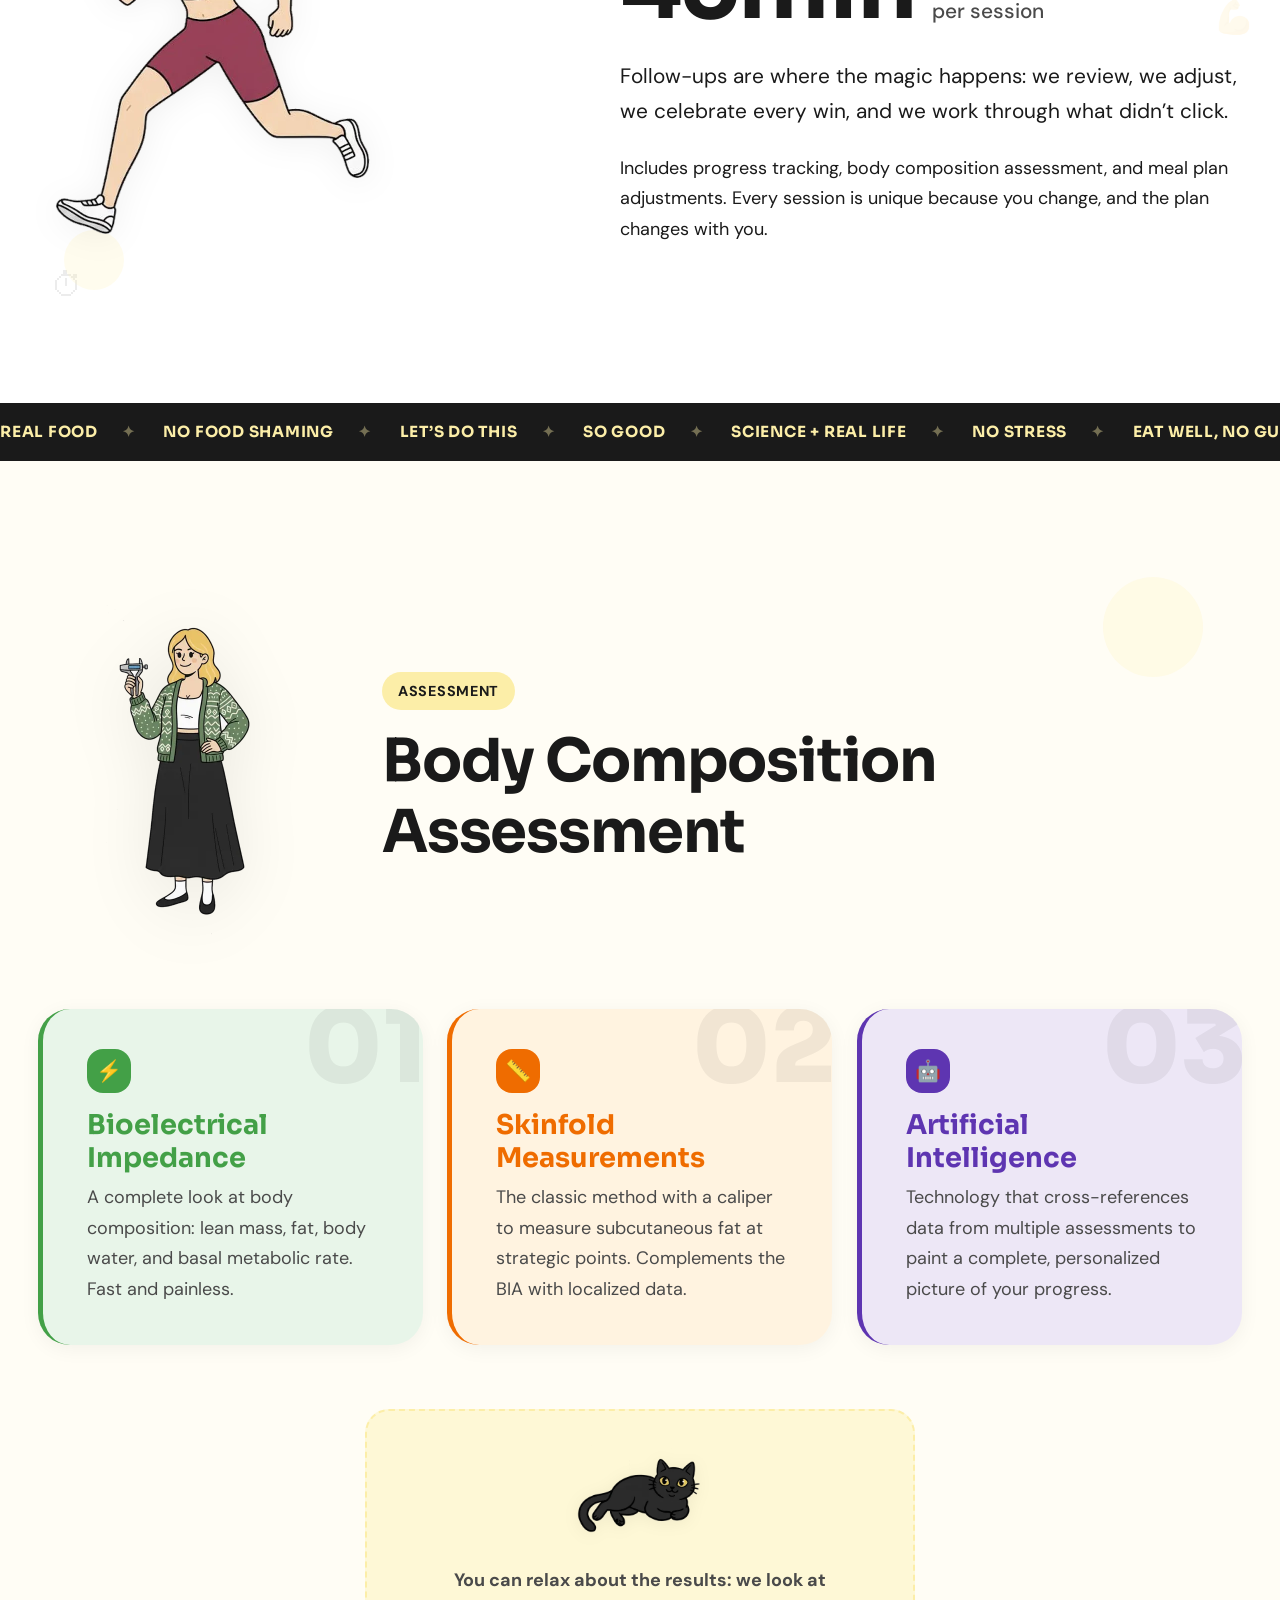
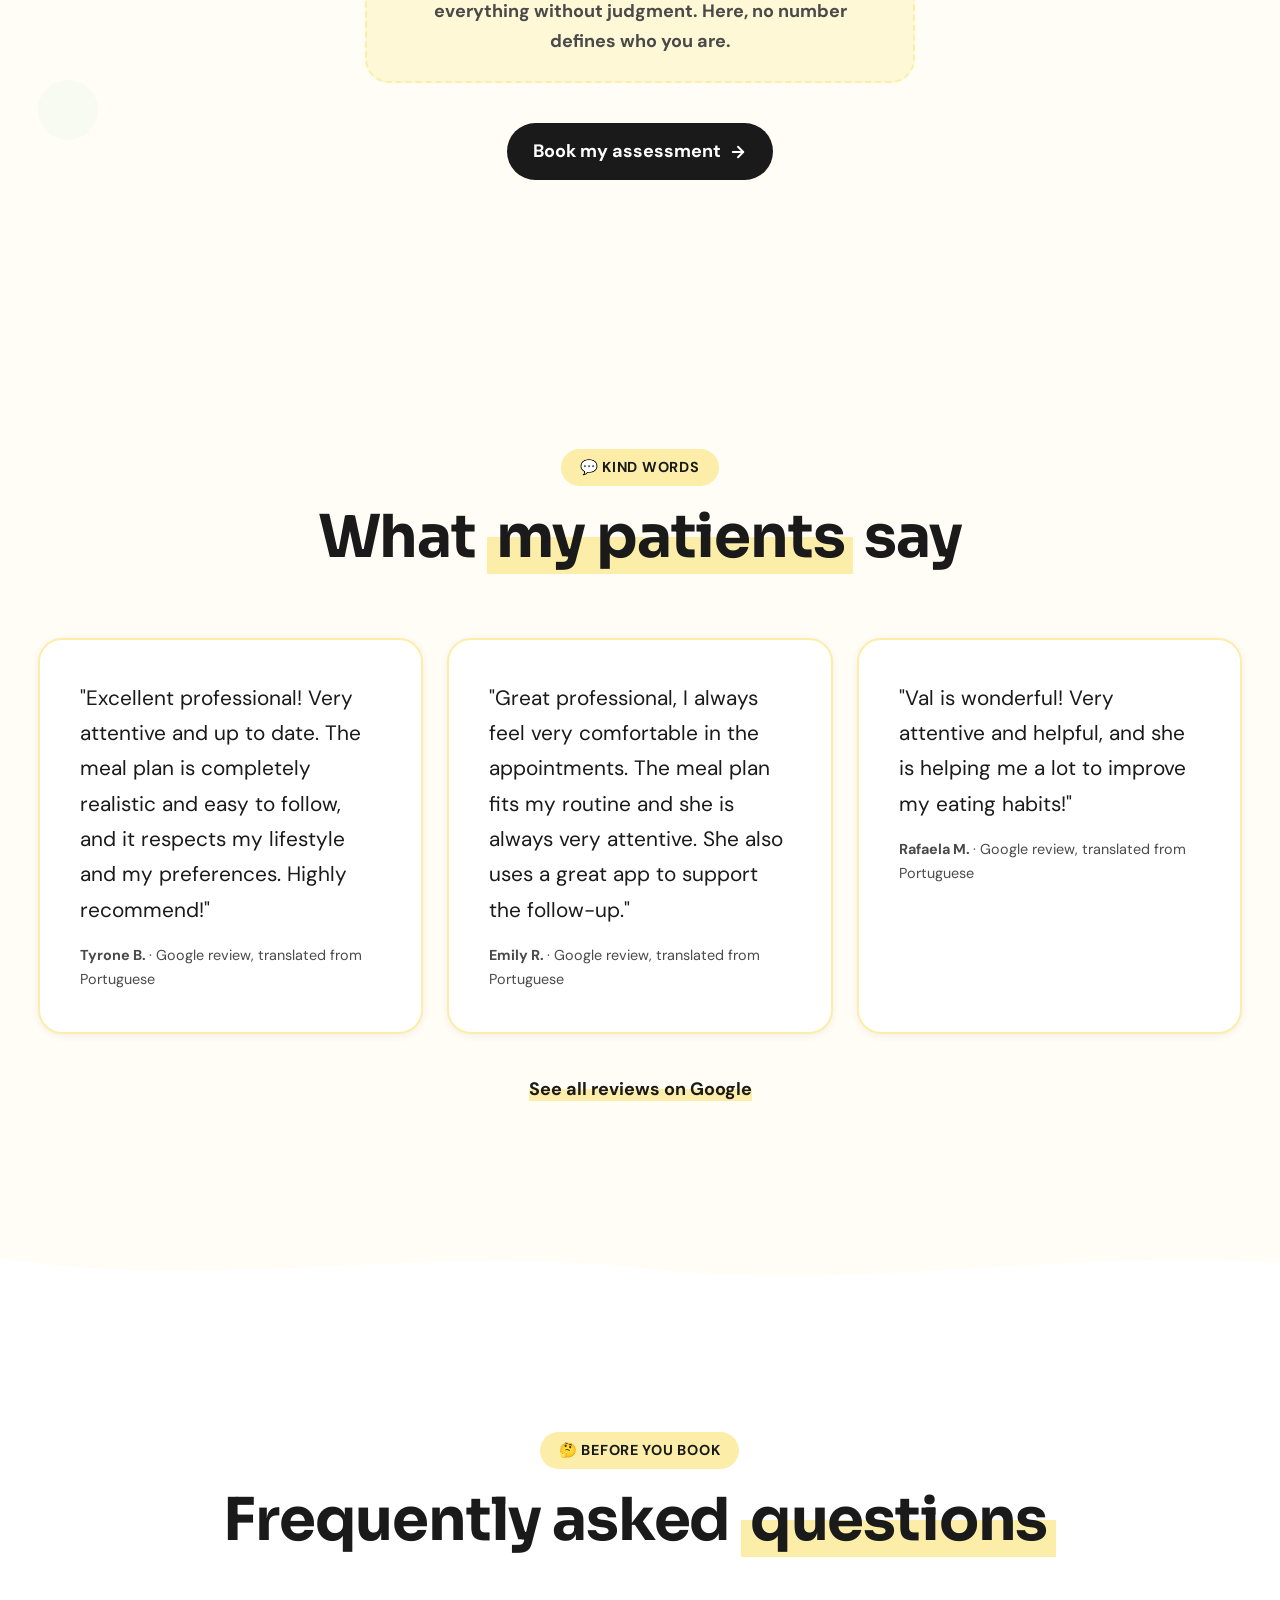
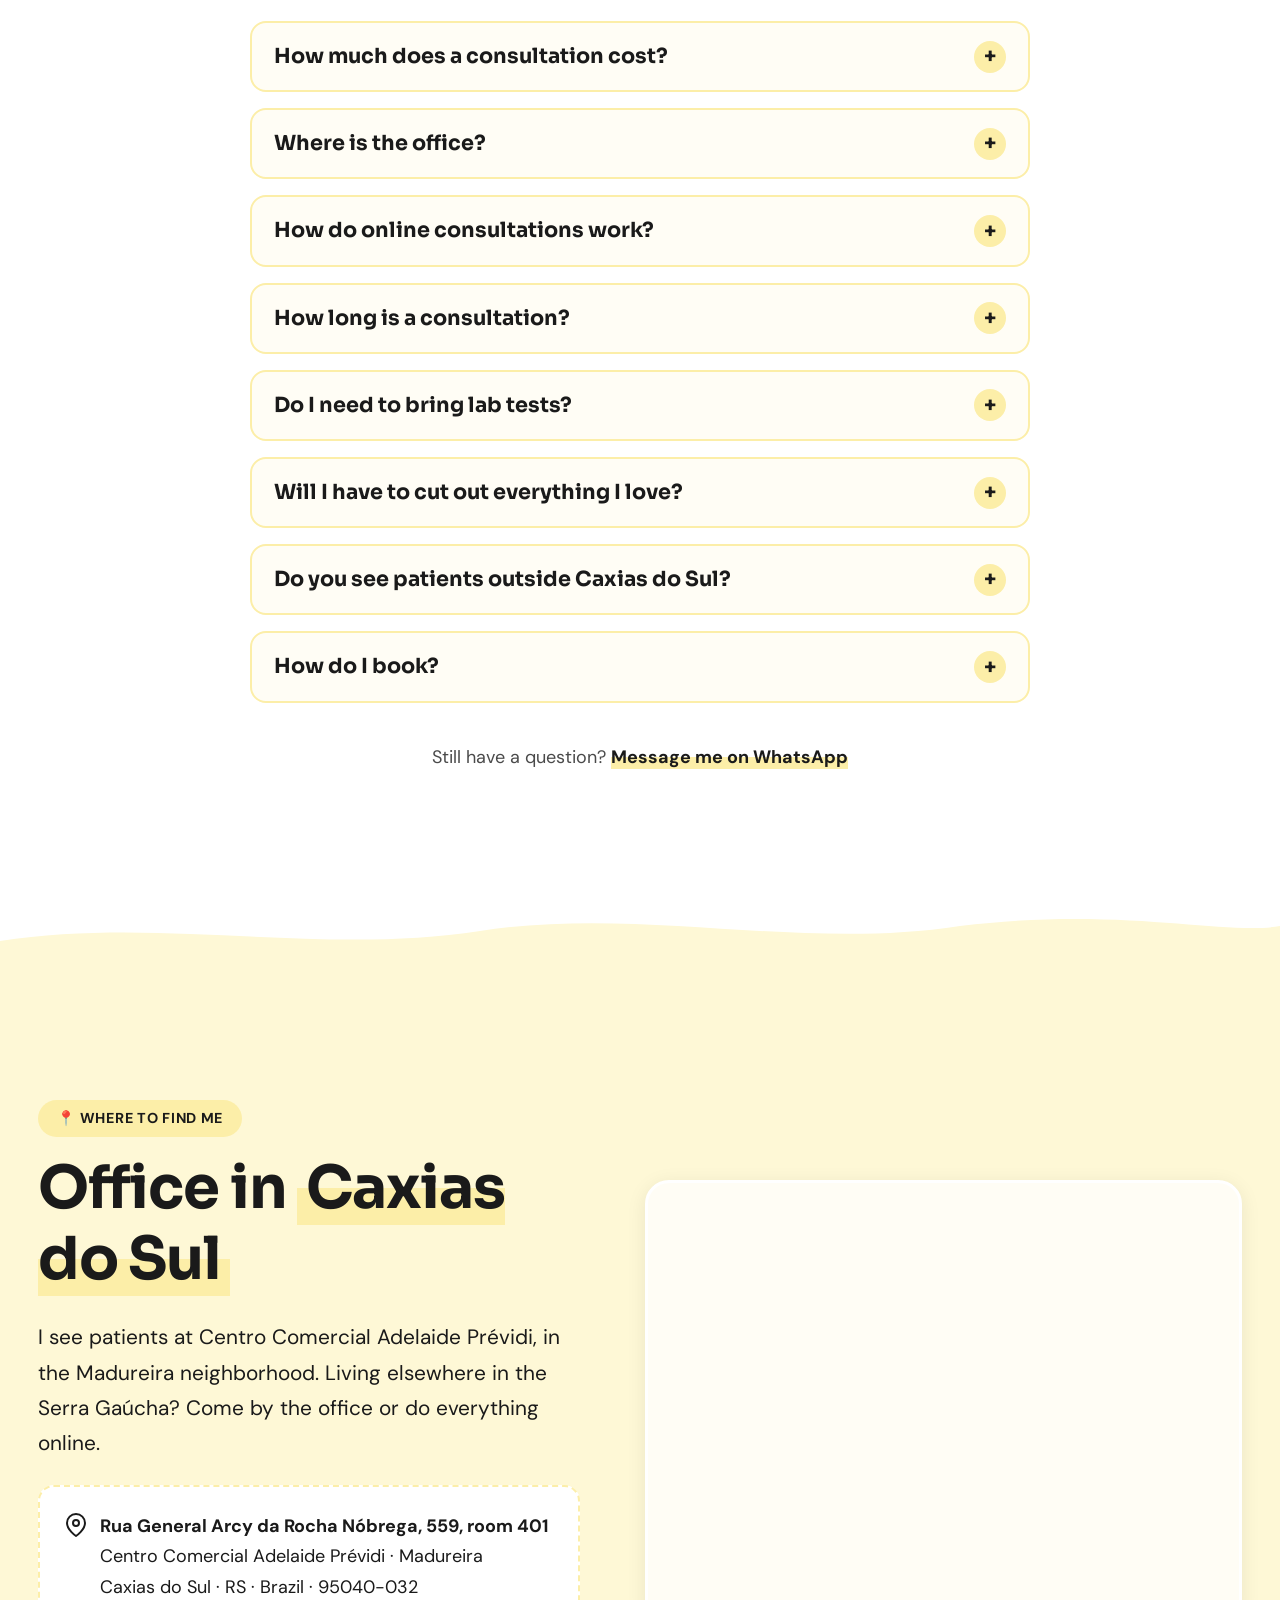
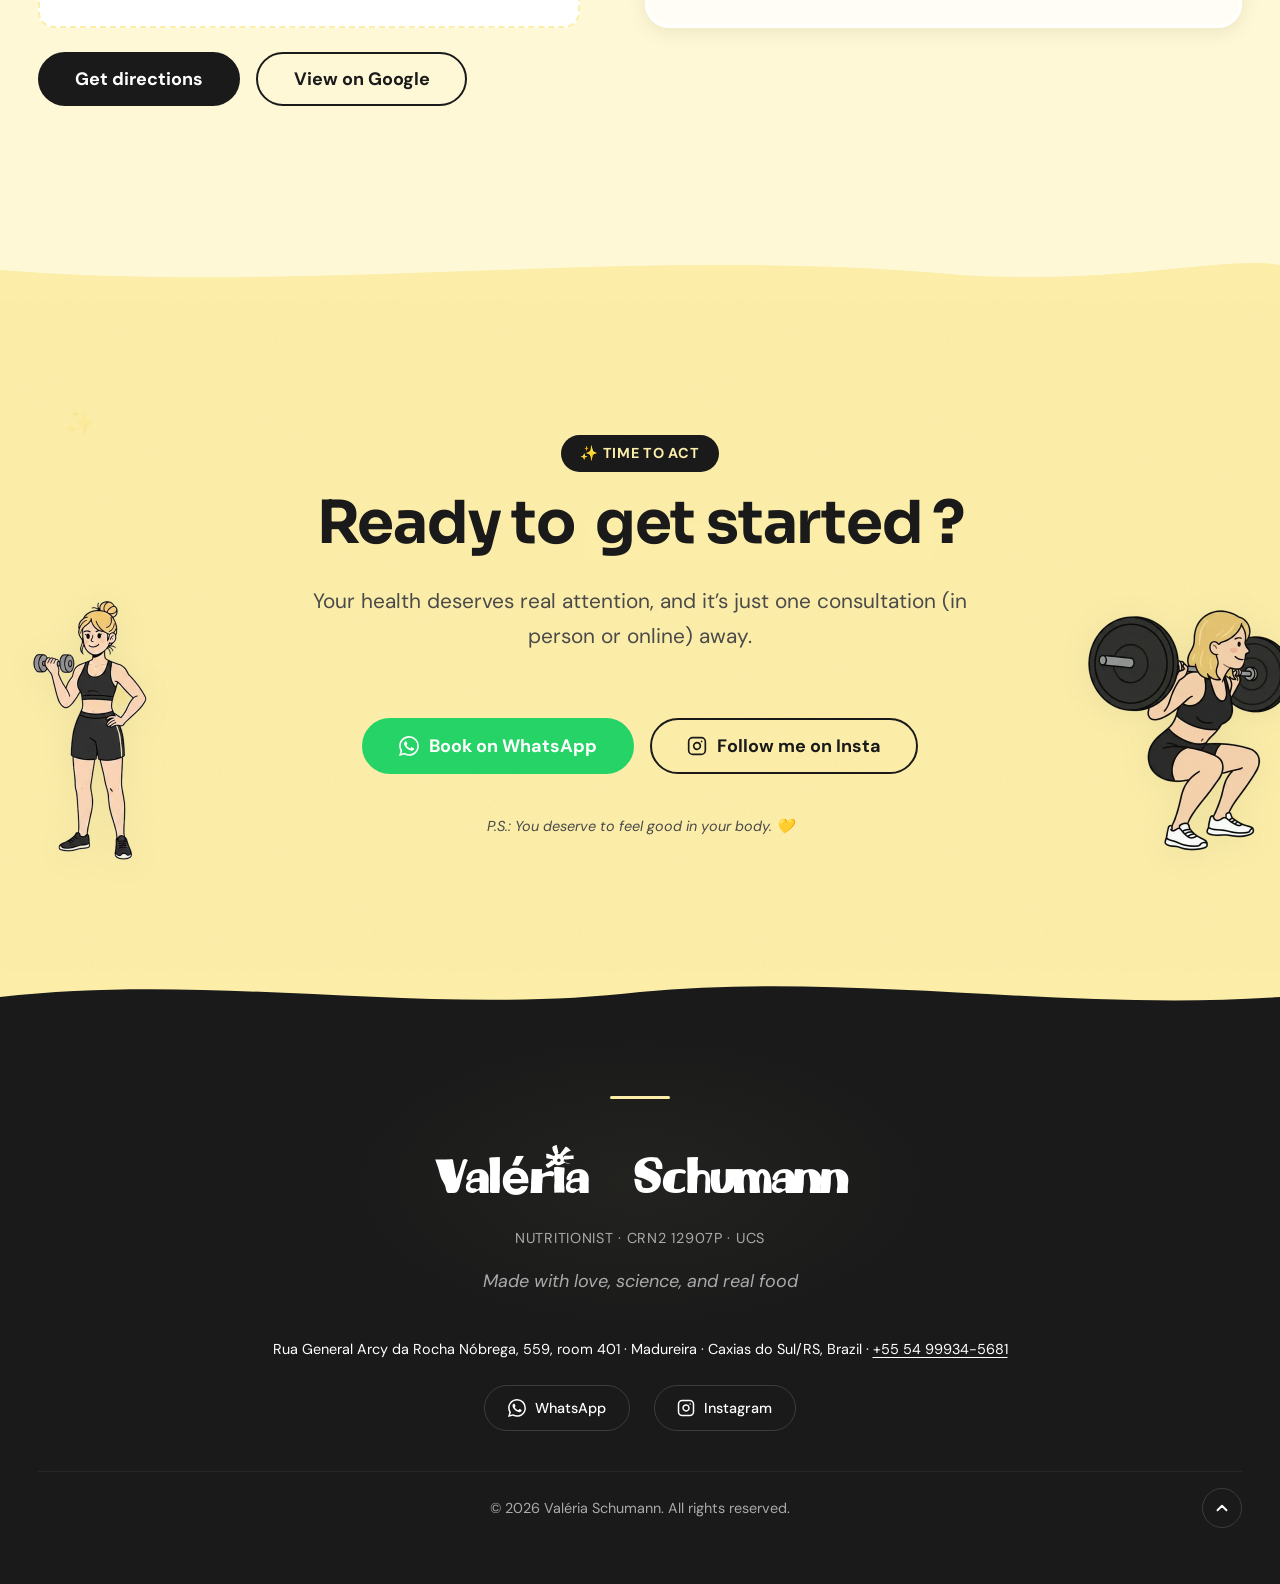
<file: en/index.html>
<!DOCTYPE html>
<html lang="en">
<head>
  <meta charset="UTF-8">
  <meta name="viewport" content="width=device-width, initial-scale=1.0, viewport-fit=cover">
  <meta name="description" content="Nutritionist in Caxias do Sul, Brazil, and online worldwide. Personalized nutrition coaching with no restrictive diets, just science and real food. Book on WhatsApp.">
  <meta name="theme-color" content="#fffdf5">
  <meta name="robots" content="index, follow">
  <meta name="author" content="Valéria Schumann">
  <link rel="canonical" href="https://valeriaschumann.com.br/en/">

  <!-- Hreflang alternates -->
  <link rel="alternate" hreflang="pt-BR" href="https://valeriaschumann.com.br/">
  <link rel="alternate" hreflang="en" href="https://valeriaschumann.com.br/en/">
  <link rel="alternate" hreflang="x-default" href="https://valeriaschumann.com.br/">

  <!-- Open Graph -->
  <meta property="og:title" content="Nutritionist in Caxias do Sul, Brazil &amp; Online | Valéria Schumann">
  <meta property="og:description" content="Personalized nutrition coaching, in person in Caxias do Sul or online worldwide. Science + real food.">
  <meta property="og:type" content="website">
  <meta property="og:url" content="https://valeriaschumann.com.br/en/">
  <meta property="og:image" content="https://valeriaschumann.com.br/assets/images/og-cover.png">
  <meta property="og:image:width" content="1200">
  <meta property="og:image:height" content="630">
  <meta property="og:image:alt" content="Valéria Schumann, nutritionist in Caxias do Sul, Brazil">
  <meta property="og:locale" content="en_US">
  <meta property="og:locale:alternate" content="pt_BR">
  <meta property="og:site_name" content="Valéria Schumann | Nutritionist">

  <!-- Twitter Card -->
  <meta name="twitter:card" content="summary_large_image">
  <meta name="twitter:title" content="Nutritionist in Caxias do Sul, Brazil &amp; Online | Valéria Schumann">
  <meta name="twitter:description" content="Personalized nutrition coaching, in person in Caxias do Sul or online worldwide. Science + real food.">
  <meta name="twitter:image" content="https://valeriaschumann.com.br/assets/images/og-cover.png">

  <title>Nutritionist in Caxias do Sul, Brazil &amp; Online | Valéria Schumann</title>

  <!-- Google Analytics 4 -->
  <script async src="https://www.googletagmanager.com/gtag/js?id=G-0MT8F76G0W"></script>
  <script>
    window.dataLayer = window.dataLayer || [];
    function gtag(){ dataLayer.push(arguments); }
    gtag('js', new Date());
    gtag('config', 'G-0MT8F76G0W');
  </script>

  <!-- Structured Data — Local Business + Person (same @ids as the PT page) -->
  <script type="application/ld+json">
  {
    "@context": "https://schema.org",
    "@graph": [
      {
        "@type": ["MedicalBusiness", "LocalBusiness"],
        "@id": "https://valeriaschumann.com.br/#business",
        "name": "Valéria Schumann | Nutritionist",
        "url": "https://valeriaschumann.com.br/en/",
        "inLanguage": "en",
        "logo": "https://valeriaschumann.com.br/apple-touch-icon.png",
        "image": "https://valeriaschumann.com.br/assets/images/og-cover.png",
        "description": "Nutritionist in Caxias do Sul, Brazil. Personalized nutrition coaching, in person or online, with no restrictive diets.",
        "medicalSpecialty": "DietNutrition",
        "telephone": "+55-54-99934-5681",
        "address": {
          "@type": "PostalAddress",
          "streetAddress": "Rua General Arcy da Rocha Nóbrega, 559, sala 401, Centro Comercial Adelaide Prévidi",
          "addressLocality": "Caxias do Sul",
          "addressRegion": "RS",
          "postalCode": "95040-032",
          "addressCountry": "BR"
        },
        "geo": {
          "@type": "GeoCoordinates",
          "latitude": -29.1586597,
          "longitude": -51.1886207
        },
        "hasMap": "https://maps.app.goo.gl/XXcVTtuuCVGCUEPE6",
        "areaServed": [
          { "@type": "City", "name": "Caxias do Sul" },
          { "@type": "AdministrativeArea", "name": "Serra Gaúcha" },
          { "@type": "Place", "name": "Worldwide (online)" }
        ],
        "availableService": [
          { "@type": "MedicalTherapy", "name": "In-person nutrition consultation" },
          { "@type": "MedicalTherapy", "name": "Online nutrition consultation" },
          { "@type": "MedicalTest", "name": "Anthropometric assessment and bioimpedance" }
        ],
        "priceRange": "$$",
        "openingHoursSpecification": {
          "@type": "OpeningHoursSpecification",
          "dayOfWeek": ["Monday","Tuesday","Wednesday","Thursday","Friday"],
          "opens": "08:00",
          "closes": "18:00"
        },
        "sameAs": [
          "https://www.instagram.com/valeria_schumann/"
        ],
        "founder": { "@id": "https://valeriaschumann.com.br/#valeria" }
      },
      {
        "@type": "Person",
        "@id": "https://valeriaschumann.com.br/#valeria",
        "name": "Valéria Schumann",
        "jobTitle": "Nutritionist",
        "identifier": "CRN2 12907P",
        "worksFor": { "@id": "https://valeriaschumann.com.br/#business" },
        "alumniOf": {
          "@type": "CollegeOrUniversity",
          "name": "Universidade de Caxias do Sul (UCS)"
        },
        "sameAs": [
          "https://www.instagram.com/valeria_schumann/"
        ]
      }
    ]
  }
  </script>

  <!-- Structured Data — FAQ (mirrors the #duvidas section) -->
  <script type="application/ld+json">
{
  "@context": "https://schema.org",
  "@type": "FAQPage",
  "mainEntity": [
    {
      "@type": "Question",
      "name": "How much does a consultation cost?",
      "acceptedAnswer": {
        "@type": "Answer",
        "text": "The price is the same in person or online. What changes it is whether you book a single consultation or a follow-up package. Message me on WhatsApp and I’ll send you prices and payment options, no strings attached."
      }
    },
    {
      "@type": "Question",
      "name": "Where is the office?",
      "acceptedAnswer": {
        "@type": "Answer",
        "text": "Rua General Arcy da Rocha Nóbrega, 559, room 401 (Centro Comercial Adelaide Prévidi), in the Madureira neighborhood of Caxias do Sul, Brazil. I also see patients online."
      }
    },
    {
      "@type": "Question",
      "name": "How do online consultations work?",
      "acceptedAnswer": {
        "@type": "Answer",
        "text": "We meet over Google Meet: I send you the link at the scheduled time, nothing to install. It’s the same consultation as in person, and your personalized meal plan arrives within 3 business days."
      }
    },
    {
      "@type": "Question",
      "name": "How long is a consultation?",
      "acceptedAnswer": {
        "@type": "Answer",
        "text": "The first consultation takes up to 2 hours, because I want to understand your routine, history and goals without rushing. Follow-ups take about 45 minutes."
      }
    },
    {
      "@type": "Question",
      "name": "Do I need to bring lab tests?",
      "acceptedAnswer": {
        "@type": "Answer",
        "text": "If you have recent blood work, bring it (or send it beforehand) and I’ll review it. If not, that’s fine: we’ll decide together whether any test is worth ordering."
      }
    },
    {
      "@type": "Question",
      "name": "Will I have to cut out everything I love?",
      "acceptedAnswer": {
        "@type": "Answer",
        "text": "No! There’s no forbidden-foods list and no restrictive diet here. Your plan is built around your routine and the food you enjoy, so it’s something you can actually keep up."
      }
    },
    {
      "@type": "Question",
      "name": "Do you see patients outside Caxias do Sul?",
      "acceptedAnswer": {
        "@type": "Answer",
        "text": "Yes! People from around the Serra Gaúcha region can come to the office, and anyone anywhere in Brazil or abroad can do the whole follow-up online."
      }
    },
    {
      "@type": "Question",
      "name": "How do I book?",
      "acceptedAnswer": {
        "@type": "Answer",
        "text": "Just message me on WhatsApp: +55 54 99934-5681. I’ll answer your questions there and we’ll find the best time."
      }
    }
  ]
}
  </script>

  <!-- Favicon — all platforms -->
  <link rel="icon" href="/favicon.ico" sizes="32x32">
  <link rel="icon" href="/favicon-32x32.png" type="image/png" sizes="32x32">
  <link rel="icon" href="/favicon-16x16.png" type="image/png" sizes="16x16">
  <link rel="apple-touch-icon" href="/apple-touch-icon.png" sizes="180x180">
  <link rel="manifest" href="/site.webmanifest">

  <!-- Preload LCP image -->
  <link rel="preload" as="image" type="image/webp" href="/assets/images/hero-labcoat.webp" imagesrcset="/assets/images/hero-labcoat-400.webp 400w, /assets/images/hero-labcoat.webp 800w" imagesizes="(max-width: 767px) 200px, 480px">

  <!-- Google Fonts: DM Sans -->
  <link rel="preconnect" href="https://fonts.googleapis.com">
  <link rel="preconnect" href="https://fonts.gstatic.com" crossorigin>
  <link rel="preload" as="style" href="https://fonts.googleapis.com/css2?family=DM+Sans:ital,opsz,wght@0,9..40,400;0,9..40,500;0,9..40,700;1,9..40,400&family=Sora:wght@400;700;800&display=swap">
  <link href="https://fonts.googleapis.com/css2?family=DM+Sans:ital,opsz,wght@0,9..40,400;0,9..40,500;0,9..40,700;1,9..40,400&family=Sora:wght@400;700;800&display=swap" rel="stylesheet" media="print" onload="this.media='all'">
  <noscript><link href="https://fonts.googleapis.com/css2?family=DM+Sans:ital,opsz,wght@0,9..40,400;0,9..40,500;0,9..40,700;1,9..40,400&family=Sora:wght@400;700;800&display=swap" rel="stylesheet"></noscript>

  <!-- CSS -->
  <link rel="stylesheet" href="/css/variables.css">
  <link rel="stylesheet" href="/css/reset.css">
  <link rel="stylesheet" href="/css/typography.css">
  <link rel="stylesheet" href="/css/layout.css">
  <link rel="stylesheet" href="/css/components.css">
  <link rel="stylesheet" href="/css/sections.css">
  <link rel="stylesheet" href="/css/animations.css">
  <link rel="stylesheet" href="/css/responsive.css">
</head>
<body>

  <!-- Skip to content (accessibility) -->
  <a href="#main-content" class="skip-link">Skip to content</a>

  <!-- Scroll progress bar -->
  <div class="scroll-progress" id="scrollProgress" role="progressbar" aria-valuenow="0" aria-valuemin="0" aria-valuemax="100" aria-label="Page reading progress"></div>

  <!-- ====== NAVBAR ====== -->
  <nav class="navbar" id="navbar" aria-label="Main navigation">
    <div class="container navbar__inner">
      <a href="#" class="navbar__logo">
        <span class="navbar__logo-name">Valéria Schumann</span>
        <span class="navbar__logo-sub">Nutritionist</span>
      </a>

      <div class="navbar__links">
        <a href="#sobre">About</a>
        <a href="#consultas">Consultations</a>
        <a href="#avaliacao">Assessment</a>
        <a href="#duvidas">FAQ</a>
        <a href="#contato">Contact</a>
        <a href="https://wa.me/5554999345681?text=Hi%2C%20Val%21%20I%20found%20your%20website%20and%20I%27d%20like%20to%20book%20a%20consultation." class="navbar__cta" data-whatsapp="Hi, Val! I found your website and I&#39;d like to book a consultation." data-location="navbar" target="_blank" rel="noopener noreferrer">Book</a>
      </div>

      <div class="lang-switch" role="group" aria-label="Idioma / Language">
        <a href="/" class="lang-switch__opt" lang="pt-BR">PT</a>
        <a href="/en/" class="lang-switch__opt" aria-current="page" lang="en">EN</a>
      </div>

      <button class="navbar__hamburger" aria-label="Open navigation menu" aria-expanded="false" aria-controls="mobileMenu">
        <span></span>
        <span></span>
        <span></span>
      </button>
    </div>

    <!-- Mobile overlay -->
    <div class="navbar__overlay" id="mobileMenu" role="dialog" aria-label="Navigation menu" aria-modal="true">
      <a href="#sobre">About</a>
      <a href="#consultas">Consultations</a>
      <a href="#avaliacao">Assessment</a>
      <a href="#duvidas">FAQ</a>
      <a href="#contato">Contact</a>
      <a href="https://wa.me/5554999345681?text=Hi%2C%20Val%21%20I%20found%20your%20website%20and%20I%27d%20like%20to%20book%20a%20consultation." class="btn btn--whatsapp navbar__overlay-cta" data-whatsapp="Hi, Val! I found your website and I&#39;d like to book a consultation." data-location="mobile_menu" target="_blank" rel="noopener noreferrer">Book on WhatsApp</a>
    </div>
  </nav>


  <main id="main-content">

  <!-- ====== HERO ====== -->
  <section class="hero section" id="hero">
    <!-- Floating food doodles -->
    <span class="hero__deco" style="top:8%;left:3%;animation-delay:0s" aria-hidden="true">&#129361;</span>
    <span class="hero__deco" style="top:55%;right:2%;animation-delay:2s" aria-hidden="true">&#127819;</span>
    <span class="hero__deco" style="bottom:22%;left:6%;animation-delay:3.5s" aria-hidden="true">&#129388;</span>
    <span class="hero__deco" style="bottom:35%;right:8%;animation-delay:1s" aria-hidden="true">&#127815;</span>
    <span class="hero__deco" style="top:30%;left:1%;animation-delay:4.5s" aria-hidden="true">&#127820;</span>
    <span class="hero__deco" style="top:18%;right:12%;animation-delay:1.5s" aria-hidden="true">&#129382;</span>
    <span class="hero__deco" style="bottom:10%;left:15%;animation-delay:5s" aria-hidden="true">&#127813;</span>
    <span class="hero__deco" style="top:70%;left:2%;animation-delay:2.5s" aria-hidden="true">&#129365;</span>
    <span class="hero__deco" style="bottom:40%;right:4%;animation-delay:4s" aria-hidden="true">&#127827;</span>
    <span class="hero__deco" style="top:5%;right:25%;animation-delay:3s" aria-hidden="true">&#127822;</span>
    <span class="hero__deco" style="bottom:15%;right:15%;animation-delay:0.5s" aria-hidden="true">&#129370;</span>
    <span class="hero__deco" style="top:45%;left:8%;animation-delay:6s" aria-hidden="true">&#127826;</span>

    <div class="container">
      <div class="hero__grid">
        <div class="hero__text">
          <h1 class="text-hero hero__headline"><span class="hero__eyebrow">Valéria Schumann · Nutritionist in Caxias do Sul, Brazil</span>If you&rsquo;ve made it here, you&rsquo;ve already taken the first (and maybe the bravest) step.</h1>
          <p class="hero__subtitle">Real nutrition coaching: no magic formulas, no food shaming. Just science, warmth, and a plan that fits your life.</p>
          <div class="hero__cta">
            <a href="https://wa.me/5554999345681?text=Hi%2C%20Val%21%20I%20found%20your%20website%20and%20I%27d%20like%20to%20book%20a%20consultation." class="btn btn--whatsapp" data-whatsapp="Hi, Val! I found your website and I&#39;d like to book a consultation." data-location="hero" target="_blank" rel="noopener noreferrer">
              <svg aria-hidden="true" viewBox="0 0 24 24" fill="currentColor"><path d="M17.472 14.382c-.297-.149-1.758-.867-2.03-.967-.273-.099-.471-.148-.67.15-.197.297-.767.966-.94 1.164-.173.199-.347.223-.644.075-.297-.15-1.255-.463-2.39-1.475-.883-.788-1.48-1.761-1.653-2.059-.173-.297-.018-.458.13-.606.134-.133.298-.347.446-.52.149-.174.198-.298.298-.497.099-.198.05-.371-.025-.52-.075-.149-.669-1.612-.916-2.207-.242-.579-.487-.5-.669-.51-.173-.008-.371-.01-.57-.01-.198 0-.52.074-.792.372-.272.297-1.04 1.016-1.04 2.479 0 1.462 1.065 2.875 1.213 3.074.149.198 2.096 3.2 5.077 4.487.709.306 1.262.489 1.694.625.712.227 1.36.195 1.871.118.571-.085 1.758-.719 2.006-1.413.248-.694.248-1.289.173-1.413-.074-.124-.272-.198-.57-.347m-5.421 7.403h-.004a9.87 9.87 0 01-5.031-1.378l-.361-.214-3.741.982.998-3.648-.235-.374a9.86 9.86 0 01-1.51-5.26c.001-5.45 4.436-9.884 9.888-9.884 2.64 0 5.122 1.03 6.988 2.898a9.825 9.825 0 012.893 6.994c-.003 5.45-4.437 9.884-9.885 9.884m8.413-18.297A11.815 11.815 0 0012.05 0C5.495 0 .16 5.335.157 11.892c0 2.096.547 4.142 1.588 5.945L.057 24l6.305-1.654a11.882 11.882 0 005.683 1.448h.005c6.554 0 11.89-5.335 11.893-11.893a11.821 11.821 0 00-3.48-8.413z"/></svg>
              Book a consultation
            </a>
          </div>
          <p class="hero__availability">
            <svg class="hero__availability-icon" aria-hidden="true" viewBox="0 0 24 24" fill="none" stroke="currentColor" stroke-width="2" stroke-linecap="round" stroke-linejoin="round"><circle cx="12" cy="12" r="10"/><line x1="2" y1="12" x2="22" y2="12"/><path d="M12 2a15.3 15.3 0 0 1 4 10 15.3 15.3 0 0 1-4 10 15.3 15.3 0 0 1-4-10 15.3 15.3 0 0 1 4-10z"/></svg>
            <span><strong>In person</strong> in Caxias do Sul, Brazil, or <strong>online</strong> from anywhere in the world</span>
          </p>
        </div>
        <div class="hero__illus">
          <picture><source type="image/webp" srcset="/assets/images/hero-labcoat-400.webp 400w, /assets/images/hero-labcoat.webp 800w" sizes="(max-width: 767px) 200px, 480px"><img fetchpriority="high" src="/assets/images/hero-labcoat.png" alt="Valéria celebrating in her lab coat with broccoli and carrots in her pockets" width="460" height="680"></picture>
        </div>
      </div>

      <!-- Scroll hint (desktop only) -->
      <a href="#sobre" class="hero__scroll-hint" aria-label="Scroll to next section">
        <svg viewBox="0 0 24 24" fill="none" stroke="currentColor" stroke-width="2" stroke-linecap="round" stroke-linejoin="round"><polyline points="6 9 12 15 18 9"/></svg>
      </a>
    </div>
  </section>

  <!-- Organic wave transition -->
  <div class="wave-divider wave-divider--hero-about" aria-hidden="true">
    <svg viewBox="0 0 1440 60" preserveAspectRatio="none">
      <path d="M0,20 C240,55 480,5 720,30 C960,55 1200,10 1440,25 L1440,60 L0,60 Z" fill="currentColor"/>
    </svg>
  </div>

  <!-- ====== ABOUT ====== -->
  <section class="about section" id="sobre">
    <div class="container">
      <div class="about__grid">
        <div class="about__illus-wrap reveal-left">
          <span class="about__speech-bubble" aria-hidden="true">Let&rsquo;s go! &#10024;</span>
          <picture><source type="image/webp" srcset="/assets/images/about-cats.webp"><img class="about__illus-main" src="/assets/images/about-cats.png" alt="Valéria sitting with her three cats" loading="lazy" width="460" height="700"></picture>
        </div>
        <div class="about__text reveal-right stagger">
          <h2 class="h1 mb-md">Nice to meet you, I&rsquo;m Valéria Schumann!</h2>
          <p>Nutritionist trained at UCS, passionate about <span class="highlight">real food</span> and about proving that eating well doesn&rsquo;t have to be boring, sad, or joyless.</p>
          <p>I believe food can be beautiful, delicious, and nutritious all at once, and that no one should have to give up the <span class="highlight">joy of eating</span> to take care of their health.</p>
          <p>My job is to translate nutrition science into something that actually fits your routine: no food shaming, no stress, no endless lists of &ldquo;forbidden&rdquo; foods. Here, we eat, we live, and we grow together.</p>
          <div class="about__cat-callout">
            <picture><source type="image/webp" srcset="/assets/images/cat-quote.webp"><img class="about__cat-callout-icon" src="/assets/images/cat-quote.png" alt="" aria-hidden="true" width="40" height="40" loading="lazy"></picture>
            <p>And yes, I&rsquo;m a cat mom. Three of them, actually. They don&rsquo;t weigh in on meal plans, but they offer solid moral support.</p>
          </div>
        </div>
      </div>
    </div>
  </section>


  <!-- ====== WHAT YOU'LL FIND / WON'T FIND ====== -->
  <section class="cards-section section" id="busca">
    <!-- Floating food doodles -->
    <span class="cards-section__deco" style="top:6%;left:3%;animation-delay:0s" aria-hidden="true">&#129361;</span>
    <span class="cards-section__deco" style="top:14%;right:5%;animation-delay:1.5s" aria-hidden="true">&#127822;</span>
    <span class="cards-section__deco" style="bottom:18%;left:8%;animation-delay:3s" aria-hidden="true">&#129365;</span>
    <span class="cards-section__deco" style="top:40%;left:1%;animation-delay:4s" aria-hidden="true">&#127813;</span>
    <span class="cards-section__deco" style="bottom:8%;right:4%;animation-delay:2s" aria-hidden="true">&#129382;</span>
    <span class="cards-section__deco" style="top:55%;right:2%;animation-delay:5s" aria-hidden="true">&#127827;</span>
    <span class="cards-section__deco" style="bottom:30%;left:2%;animation-delay:1s" aria-hidden="true">&#127820;</span>

    <div class="container">
      <div class="text-center mb-lg reveal-up" style="margin-bottom:var(--space-xl)">
        <span class="section-tag">&#127860; On the menu</span>
        <h2 class="h1">What <span class="highlight">awaits you</span> here</h2>
      </div>

      <div class="cards-section__grid">
        <!-- Decorative shrug illustration -->
        <picture><source type="image/webp" srcset="/assets/images/welcome-shrug.webp"><img class="cards-section__shrug" src="/assets/images/welcome-shrug.png" alt="" aria-hidden="true" loading="lazy" width="200" height="340"></picture>

        <!-- Yes card -->
        <div class="menu-card menu-card--yes reveal-left">
          <span class="menu-card__badge menu-card__badge--green">&#10003; Yes!</span>
          <h3 class="menu-card__title">What you will find</h3>
          <ul class="menu-card__list stagger">
            <li><span class="menu-card__emoji" aria-hidden="true">&#129367;</span><span>Habit changes that actually last</span></li>
            <li><span class="menu-card__emoji" aria-hidden="true">&#9889;</span><span>More energy and drive, day after day</span></li>
            <li><span class="menu-card__emoji" aria-hidden="true">&#127811;</span><span>Lighter digestion (bye, bloating!)</span></li>
            <li><span class="menu-card__emoji" aria-hidden="true">&#128170;</span><span>Performance to crush your workouts</span></li>
            <li><span class="menu-card__emoji" aria-hidden="true">&#128203;</span><span>A meal plan you can actually follow</span></li>
          </ul>
        </div>

        <!-- No card -->
        <div class="menu-card menu-card--no reveal-right">
          <span class="menu-card__badge menu-card__badge--wine">&#10007; No!</span>
          <h3 class="menu-card__title">What you won&rsquo;t find</h3>
          <ul class="menu-card__list stagger">
            <li><span class="menu-card__emoji" aria-hidden="true">&#128683;</span><span>Restrictive diets or punishment</span></li>
            <li><span class="menu-card__emoji" aria-hidden="true">&#128581;</span><span>Miracle promises or overnight weight loss</span></li>
            <li><span class="menu-card__emoji" aria-hidden="true">&#10060;</span><span>Lists of &ldquo;forbidden foods&rdquo;</span></li>
            <li><span class="menu-card__emoji" aria-hidden="true">&#128548;</span><span>Food shaming or guilt on your plate</span></li>
          </ul>
        </div>
      </div>

    </div>
  </section>

  <!-- Organic wave transition -->
  <div class="wave-divider wave-divider--cards-consult" aria-hidden="true">
    <svg viewBox="0 0 1440 60" preserveAspectRatio="none">
      <path d="M0,35 C180,10 360,50 540,25 C720,0 900,45 1080,20 C1260,0 1380,30 1440,20 L1440,60 L0,60 Z" fill="currentColor"/>
    </svg>
  </div>

  <!-- ====== FIRST CONSULTATION ====== -->
  <section class="consultation section" id="consultas">
    <!-- Floating food doodles -->
    <span class="consultation__deco" style="top:10%;right:4%;animation-delay:0s" aria-hidden="true">&#9749;</span>
    <span class="consultation__deco" style="bottom:15%;left:3%;animation-delay:2.5s" aria-hidden="true">&#129382;</span>
    <span class="consultation__deco" style="top:50%;left:1%;animation-delay:4s" aria-hidden="true">&#128221;</span>

    <div class="container">
      <div class="consultation__grid">
        <div class="reveal-up">
          <div class="modality-group" role="list" aria-label="Consultation formats">
            <span class="modality-pill modality-pill--presencial" role="listitem">
              <svg class="modality-pill__icon" aria-hidden="true" viewBox="0 0 24 24" fill="none" stroke="currentColor" stroke-width="2" stroke-linecap="round" stroke-linejoin="round"><path d="M3 9.5L12 3l9 6.5V21a1 1 0 0 1-1 1h-5v-7h-6v7H4a1 1 0 0 1-1-1V9.5z"/></svg>
              <span class="modality-pill__text">In person <span class="modality-pill__sub">Caxias do Sul, Brazil</span></span>
            </span>
            <span class="modality-pill modality-pill--online" role="listitem">
              <span class="modality-pill__pulse" aria-hidden="true"></span>
              <svg class="modality-pill__icon" aria-hidden="true" viewBox="0 0 24 24" fill="none" stroke="currentColor" stroke-width="2" stroke-linecap="round" stroke-linejoin="round"><rect x="2" y="4" width="20" height="14" rx="2"/><line x1="8" y1="22" x2="16" y2="22"/><line x1="12" y1="18" x2="12" y2="22"/></svg>
              <span class="modality-pill__text">Online <span class="modality-pill__sub">worldwide</span></span>
            </span>
          </div>
          <h2 class="h1 mb-md">Our first session</h2>

          <div class="consultation__counter-wrap">
            <span class="consultation__counter-prefix">up to</span>
            <span class="text-counter consultation__counter" data-counter="2" data-suffix="h" aria-label="up to 2 hours of consultation">0h</span>
            <span class="consultation__counter-label">of consultation</span>
          </div>

          <p class="text-lg mb-md">The first consultation goes deep: I want to truly understand who you are, how you eat, how you live, what you feel, what you want to change.</p>
          <p class="mb-md">This isn&rsquo;t a generic 20-minute appointment with a printed diet. It&rsquo;s a real conversation, with listening, science, and a meal plan that&rsquo;s 100% personalized.</p>

          <div class="flex flex-gap-sm flex-wrap stagger">
            <span class="badge badge--dark">Personalized meal plan</span>
            <span class="badge badge--outline">
              <svg aria-hidden="true" width="14" height="14" viewBox="0 0 24 24" fill="none" stroke="currentColor" stroke-width="2.5"><circle cx="12" cy="12" r="10"/><polyline points="12 6 12 12 16 14"/></svg>
              Delivered within 3 business days
            </span>
          </div>

          <a href="https://wa.me/5554999345681?text=Hi%2C%20Val%21%20I%20found%20your%20website%20and%20I%27d%20like%20to%20book%20my%20first%20consultation." class="inline-cta" data-whatsapp="Hi, Val! I found your website and I&#39;d like to book my first consultation." data-location="consultas" target="_blank" rel="noopener noreferrer">Book my first consultation
            <svg aria-hidden="true" viewBox="0 0 24 24" fill="none" stroke="currentColor" stroke-width="2.5" stroke-linecap="round" stroke-linejoin="round"><line x1="5" y1="12" x2="19" y2="12"/><polyline points="12 5 19 12 12 19"/></svg></a>
        </div>

        <div class="consultation__illus reveal-scale">
          <picture><source type="image/webp" srcset="/assets/images/consultation-laptop.webp"><img src="/assets/images/consultation-laptop.png" alt="Valéria at her laptop preparing your meal plan" loading="lazy" width="460" height="660"></picture>
        </div>
      </div>
    </div>
  </section>


  <!-- ====== ONLINE CALLOUT ====== -->
  <aside class="online-callout" id="online" aria-labelledby="online-callout-title">
    <div class="container">
      <div class="online-callout__card reveal-up">
        <div class="online-callout__header">
          <span class="online-callout__eyebrow">
            <span class="online-callout__dot" aria-hidden="true"></span>
            Online consultations
          </span>
          <h3 id="online-callout-title" class="online-callout__title">Live far away? <span class="highlight">No problem.</span></h3>
          <p class="online-callout__lede">I see clients online from anywhere in the world: the same consultation, the same plan, and the same dedication as in person. <a class="text-link" href="/en/online-nutritionist/">See how online consultations work</a>.</p>
        </div>
        <ul class="online-callout__list stagger">
          <li class="online-callout__item">
            <span class="online-callout__icon" aria-hidden="true">
              <svg viewBox="0 0 24 24" fill="none" stroke="currentColor" stroke-width="2" stroke-linecap="round" stroke-linejoin="round"><polygon points="23 7 16 12 23 17 23 7"/><rect x="1" y="5" width="15" height="14" rx="2" ry="2"/></svg>
            </span>
            <div class="online-callout__item-text">
              <strong>Video call on Google Meet</strong>
              <p>I&rsquo;ll send the link at our scheduled time. Just click, no app or install needed.</p>
            </div>
          </li>
          <li class="online-callout__item">
            <span class="online-callout__icon" aria-hidden="true">
              <svg viewBox="0 0 24 24" fill="none" stroke="currentColor" stroke-width="2" stroke-linecap="round" stroke-linejoin="round"><path d="M20 7h-3V4a2 2 0 0 0-2-2H9a2 2 0 0 0-2 2v3H4a2 2 0 0 0-2 2v11a2 2 0 0 0 2 2h16a2 2 0 0 0 2-2V9a2 2 0 0 0-2-2z"/><polyline points="9 14 11 16 15 12"/></svg>
            </span>
            <div class="online-callout__item-text">
              <strong>Same plan, same dedication</strong>
              <p>Full assessment, personalized meal plan, and follow-ups. No &ldquo;lite&rdquo; version for online clients.</p>
            </div>
          </li>
          <li class="online-callout__item">
            <span class="online-callout__icon" aria-hidden="true">
              <svg viewBox="0 0 24 24" fill="none" stroke="currentColor" stroke-width="2" stroke-linecap="round" stroke-linejoin="round"><path d="M12 22s8-4 8-10V5l-8-3-8 3v7c0 6 8 10 8 10z"/><polyline points="9 11 11 13 15 9"/></svg>
            </span>
            <div class="online-callout__item-text">
              <strong>AI-powered body assessment</strong>
              <p>Body composition estimated with a scientifically validated method, without leaving home.</p>
            </div>
          </li>
        </ul>
        <a href="https://wa.me/5554999345681?text=Hi%2C%20Val%21%20I%20found%20your%20website%20and%20I%27d%20like%20to%20know%20more%20about%20online%20consultations." class="online-callout__cta" data-whatsapp="Hi, Val! I found your website and I&#39;d like to know more about online consultations." data-location="online" target="_blank" rel="noopener noreferrer">
          Book an online session
          <svg aria-hidden="true" viewBox="0 0 24 24" fill="none" stroke="currentColor" stroke-width="2.5" stroke-linecap="round" stroke-linejoin="round"><line x1="5" y1="12" x2="19" y2="12"/><polyline points="12 5 19 12 12 19"/></svg>
        </a>
      </div>
    </div>
  </aside>


  <!-- ====== FOLLOW-UPS ====== -->
  <section class="returns section" id="retornos">
    <!-- Floating doodles -->
    <span class="returns__deco" style="top:8%;right:5%;animation-delay:0.5s" aria-hidden="true">&#127939;</span>
    <span class="returns__deco" style="bottom:12%;left:4%;animation-delay:3s" aria-hidden="true">&#9201;</span>
    <span class="returns__deco" style="top:45%;right:2%;animation-delay:1.5s" aria-hidden="true">&#128170;</span>

    <div class="container">
      <div class="returns__grid">
        <div class="returns__illus reveal-left">
          <picture><source type="image/webp" srcset="/assets/images/active-running.webp"><img src="/assets/images/active-running.png" alt="Valéria running with sunglasses" loading="lazy" width="400" height="580"></picture>
        </div>

        <div class="reveal-right">
          <div class="modality-group" role="list" aria-label="Consultation formats">
            <span class="modality-pill modality-pill--presencial" role="listitem">
              <svg class="modality-pill__icon" aria-hidden="true" viewBox="0 0 24 24" fill="none" stroke="currentColor" stroke-width="2" stroke-linecap="round" stroke-linejoin="round"><path d="M3 9.5L12 3l9 6.5V21a1 1 0 0 1-1 1h-5v-7h-6v7H4a1 1 0 0 1-1-1V9.5z"/></svg>
              <span class="modality-pill__text">In person <span class="modality-pill__sub">Caxias do Sul, Brazil</span></span>
            </span>
            <span class="modality-pill modality-pill--online" role="listitem">
              <span class="modality-pill__pulse" aria-hidden="true"></span>
              <svg class="modality-pill__icon" aria-hidden="true" viewBox="0 0 24 24" fill="none" stroke="currentColor" stroke-width="2" stroke-linecap="round" stroke-linejoin="round"><rect x="2" y="4" width="20" height="14" rx="2"/><line x1="8" y1="22" x2="16" y2="22"/><line x1="12" y1="18" x2="12" y2="22"/></svg>
              <span class="modality-pill__text">Online <span class="modality-pill__sub">worldwide</span></span>
            </span>
          </div>
          <h2 class="h1 mb-md">Follow-ups</h2>

          <div class="returns__counter-wrap">
            <span class="text-counter returns__counter" data-counter="45" data-suffix="min" aria-label="45 minutes per session">0min</span>
            <span class="returns__counter-label">per session</span>
          </div>

          <p class="text-lg mb-md">Follow-ups are where the magic happens: we review, we adjust, we celebrate every win, and we work through what didn&rsquo;t click.</p>
          <p class="mb-md">Includes progress tracking, body composition assessment, and meal plan adjustments. Every session is unique because you change, and the plan changes with you.</p>
        </div>
      </div>
    </div>
  </section>


  <!-- ====== MARQUEE STRIP ====== -->
  <div class="marquee" aria-hidden="true">
    <div class="marquee__track">
      <span>real food</span><span class="marquee__sep">&#10022;</span>
      <span>no food shaming</span><span class="marquee__sep">&#10022;</span>
      <span>let&rsquo;s do this</span><span class="marquee__sep">&#10022;</span>
      <span>so good</span><span class="marquee__sep">&#10022;</span>
      <span>science + real life</span><span class="marquee__sep">&#10022;</span>
      <span>no stress</span><span class="marquee__sep">&#10022;</span>
      <span>eat well, no guilt</span><span class="marquee__sep">&#10022;</span>
      <span>your plate, your rules</span><span class="marquee__sep">&#10022;</span>
      <span>real food</span><span class="marquee__sep">&#10022;</span>
      <span>no food shaming</span><span class="marquee__sep">&#10022;</span>
      <span>let&rsquo;s do this</span><span class="marquee__sep">&#10022;</span>
      <span>so good</span><span class="marquee__sep">&#10022;</span>
      <span>science + real life</span><span class="marquee__sep">&#10022;</span>
      <span>no stress</span><span class="marquee__sep">&#10022;</span>
      <span>eat well, no guilt</span><span class="marquee__sep">&#10022;</span>
      <span>your plate, your rules</span><span class="marquee__sep">&#10022;</span>
    </div>
  </div>


  <!-- ====== BODY COMPOSITION ASSESSMENT ====== -->
  <section class="assessment section" id="avaliacao">
    <div class="container">
      <div class="assessment__header reveal-up">
        <div class="assessment__illus">
          <picture><source type="image/webp" srcset="/assets/images/anthropometric-calipers.webp"><img src="/assets/images/anthropometric-calipers.png" alt="Valéria holding a skinfold caliper" loading="lazy" width="180" height="225"></picture>
        </div>
        <div>
          <span class="assessment__label">Assessment</span>
          <h2 class="h1">Body Composition Assessment</h2>
        </div>
      </div>

      <div class="assessment__cards stagger">
        <div class="assessment-card assessment-card--sage reveal-up">
          <span class="assessment-card__num">01</span>
          <div class="assessment-card__icon" aria-hidden="true">&#9889;</div>
          <h3 class="assessment-card__title">Bioelectrical Impedance</h3>
          <p>A complete look at body composition: lean mass, fat, body water, and basal metabolic rate. Fast and painless.</p>
        </div>

        <div class="assessment-card assessment-card--peach reveal-up">
          <span class="assessment-card__num">02</span>
          <div class="assessment-card__icon" aria-hidden="true">&#128207;</div>
          <h3 class="assessment-card__title">Skinfold Measurements</h3>
          <p>The classic method with a caliper to measure subcutaneous fat at strategic points. Complements the BIA with localized data.</p>
        </div>

        <div class="assessment-card assessment-card--lavender reveal-up">
          <span class="assessment-card__num">03</span>
          <div class="assessment-card__icon" aria-hidden="true">&#129302;</div>
          <h3 class="assessment-card__title">Artificial Intelligence</h3>
          <p>Technology that cross-references data from multiple assessments to paint a complete, personalized picture of your progress.</p>
        </div>
      </div>

      <div class="assessment__footer reveal-up">
        <picture><source type="image/webp" srcset="/assets/images/assessment-cat.webp"><img class="assessment__cat" src="/assets/images/assessment-cat.png" alt="Black cat lying down, relaxed" loading="lazy" width="200" height="160"></picture>
        <p class="assessment__footer-text">You can relax about the results: we look at everything without judgment. Here, no number defines who you are.</p>
      </div>

      <div class="text-center">
        <a href="https://wa.me/5554999345681?text=Hi%2C%20Val%21%20I%20found%20your%20website%20and%20I%27d%20like%20to%20know%20more%20about%20the%20body%20composition%20assessment." class="inline-cta" data-whatsapp="Hi, Val! I found your website and I&#39;d like to know more about the body composition assessment." data-location="avaliacao" target="_blank" rel="noopener noreferrer">Book my assessment
          <svg aria-hidden="true" viewBox="0 0 24 24" fill="none" stroke="currentColor" stroke-width="2.5" stroke-linecap="round" stroke-linejoin="round"><line x1="5" y1="12" x2="19" y2="12"/><polyline points="12 5 19 12 12 19"/></svg></a>
      </div>
    </div>
  </section>


  <!-- ====== TESTIMONIALS (avaliações reais do Google; sem antes/depois nem promessa de resultado) ====== -->
  <section class="testimonials section" id="depoimentos">
    <div class="container">
      <div class="text-center reveal-up" style="margin-bottom:var(--space-xl)">
        <span class="section-tag">&#128172; Kind words</span>
        <h2 class="h1">What <span class="highlight">my patients</span> say</h2>
      </div>
      <div class="testimonials__grid stagger">
        <figure class="testimonial-card">
          <blockquote>"Excellent professional! Very attentive and up to date. The meal plan is completely realistic and easy to follow, and it respects my lifestyle and my preferences. Highly recommend!"</blockquote>
          <figcaption>Tyrone B. <span class="testimonial-card__source">· Google review, translated from Portuguese</span></figcaption>
        </figure>
        <figure class="testimonial-card">
          <blockquote>"Great professional, I always feel very comfortable in the appointments. The meal plan fits my routine and she is always very attentive. She also uses a great app to support the follow-up."</blockquote>
          <figcaption>Emily R. <span class="testimonial-card__source">· Google review, translated from Portuguese</span></figcaption>
        </figure>
        <figure class="testimonial-card">
          <blockquote>"Val is wonderful! Very attentive and helpful, and she is helping me a lot to improve my eating habits!"</blockquote>
          <figcaption>Rafaela M. <span class="testimonial-card__source">· Google review, translated from Portuguese</span></figcaption>
        </figure>
      </div>
      <p class="testimonials__more"><a href="https://maps.app.goo.gl/XXcVTtuuCVGCUEPE6" class="text-link" data-location="depoimentos" target="_blank" rel="noopener noreferrer">See all reviews on Google</a></p>
    </div>
  </section>

  <!-- Organic wave transition -->
  <div class="wave-divider wave-divider--assess-faq" aria-hidden="true">
    <svg viewBox="0 0 1440 60" preserveAspectRatio="none">
      <path d="M0,20 C240,55 480,5 720,30 C960,55 1200,10 1440,25 L1440,60 L0,60 Z" fill="currentColor"/>
    </svg>
  </div>

  <!-- ====== FAQ ====== -->
  <section class="faq section" id="duvidas">
    <div class="container">
      <div class="text-center reveal-up" style="margin-bottom:var(--space-xl)">
        <span class="section-tag">&#129300; Before you book</span>
        <h2 class="h1">Frequently asked <span class="highlight">questions</span></h2>
      </div>

      <div class="faq__list reveal-up">
        <details class="faq-item">
          <summary class="faq-item__q">How much does a consultation cost?</summary>
          <p class="faq-item__a">The price is the same in person or online. What changes it is whether you book a single consultation or a follow-up package. Message me on WhatsApp and I&rsquo;ll send you prices and payment options, no strings attached.</p>
        </details>
        <details class="faq-item">
          <summary class="faq-item__q">Where is the office?</summary>
          <p class="faq-item__a">Rua General Arcy da Rocha Nóbrega, 559, room 401 (Centro Comercial Adelaide Prévidi), in the Madureira neighborhood of Caxias do Sul, Brazil. I also see patients online.</p>
        </details>
        <details class="faq-item">
          <summary class="faq-item__q">How do online consultations work?</summary>
          <p class="faq-item__a">We meet over Google Meet: I send you the link at the scheduled time, nothing to install. It&rsquo;s the same consultation as in person, and your personalized meal plan arrives within 3 business days.</p>
        </details>
        <details class="faq-item">
          <summary class="faq-item__q">How long is a consultation?</summary>
          <p class="faq-item__a">The first consultation takes up to 2 hours, because I want to understand your routine, history and goals without rushing. Follow-ups take about 45 minutes.</p>
        </details>
        <details class="faq-item">
          <summary class="faq-item__q">Do I need to bring lab tests?</summary>
          <p class="faq-item__a">If you have recent blood work, bring it (or send it beforehand) and I&rsquo;ll review it. If not, that&rsquo;s fine: we&rsquo;ll decide together whether any test is worth ordering.</p>
        </details>
        <details class="faq-item">
          <summary class="faq-item__q">Will I have to cut out everything I love?</summary>
          <p class="faq-item__a">No! There&rsquo;s no forbidden-foods list and no restrictive diet here. Your plan is built around your routine and the food you enjoy, so it&rsquo;s something you can actually keep up.</p>
        </details>
        <details class="faq-item">
          <summary class="faq-item__q">Do you see patients outside Caxias do Sul?</summary>
          <p class="faq-item__a">Yes! People from around the Serra Gaúcha region can come to the office, and anyone anywhere in Brazil or abroad can do the whole follow-up online.</p>
        </details>
        <details class="faq-item">
          <summary class="faq-item__q">How do I book?</summary>
          <p class="faq-item__a">Just message me on WhatsApp: +55 54 99934-5681. I&rsquo;ll answer your questions there and we&rsquo;ll find the best time.</p>
        </details>
      </div>

      <p class="faq__more reveal-up">Still have a question? <a href="https://wa.me/5554999345681?text=Hi%2C%20Val%21%20I%20found%20your%20website%20and%20I%20have%20a%20question." class="faq__more-link" data-whatsapp="Hi, Val! I found your website and I have a question." data-location="faq" target="_blank" rel="noopener noreferrer">Message me on WhatsApp</a></p>
    </div>
  </section>

  <!-- Organic wave transition -->
  <div class="wave-divider wave-divider--faq-local" aria-hidden="true">
    <svg viewBox="0 0 1440 60" preserveAspectRatio="none">
      <path d="M0,35 C180,10 360,50 540,25 C720,0 900,45 1080,20 C1260,0 1380,30 1440,20 L1440,60 L0,60 Z" fill="currentColor"/>
    </svg>
  </div>

  <!-- ====== LOCATION ====== -->
  <section class="location section" id="local">
    <div class="container">
      <div class="location__grid">
        <div class="location__text reveal-left">
          <span class="section-tag">&#128205; Where to find me</span>
          <h2 class="h1 mb-md">Office in <span class="highlight">Caxias do Sul</span></h2>
          <p class="text-lg mb-md">I see patients at Centro Comercial Adelaide Prévidi, in the Madureira neighborhood. Living elsewhere in the Serra Gaúcha? Come by the office or do everything online.</p>

          <address class="location__address">
            <svg aria-hidden="true" viewBox="0 0 24 24" fill="none" stroke="currentColor" stroke-width="2" stroke-linecap="round" stroke-linejoin="round"><path d="M21 10c0 7-9 13-9 13s-9-6-9-13a9 9 0 0 1 18 0z"/><circle cx="12" cy="10" r="3"/></svg>
            <span>
              <strong>Rua General Arcy da Rocha Nóbrega, 559, room 401</strong><br>
              Centro Comercial Adelaide Prévidi &middot; Madureira<br>
              Caxias do Sul &middot; RS &middot; Brazil &middot; 95040-032
            </span>
          </address>

          <div class="location__actions">
            <a href="https://www.google.com/maps/dir/?api=1&amp;destination=Rua+General+Arcy+da+Rocha+N%C3%B3brega%2C+559%2C+Caxias+do+Sul+-+RS%2C+95040-032" class="btn btn--primary" data-location="local" target="_blank" rel="noopener noreferrer">Get directions</a>
            <a href="https://maps.app.goo.gl/XXcVTtuuCVGCUEPE6" class="btn btn--outline" data-location="local" target="_blank" rel="noopener noreferrer">View on Google</a>
          </div>
        </div>

        <div class="location__map reveal-right">
          <iframe src="https://maps.google.com/maps?q=Rua+General+Arcy+da+Rocha+N%C3%B3brega%2C+559%2C+Caxias+do+Sul+-+RS%2C+95040-032&amp;z=16&amp;output=embed" title="Map of Valéria Schumann&rsquo;s office in Caxias do Sul" loading="lazy" referrerpolicy="no-referrer-when-downgrade" allowfullscreen></iframe>
        </div>
      </div>
    </div>
  </section>

  <!-- Organic wave transition -->
  <div class="wave-divider wave-divider--local-cta" aria-hidden="true">
    <svg viewBox="0 0 1440 60" preserveAspectRatio="none">
      <path d="M0,30 C360,55 720,5 1080,35 C1260,45 1380,15 1440,25 L1440,60 L0,60 Z" fill="currentColor"/>
    </svg>
  </div>

  <!-- ====== CTA ====== -->
  <section class="cta section" id="contato">
    <!-- Floating sparkles -->
    <span class="cta__deco" style="top:15%;left:5%;animation-delay:0s" aria-hidden="true">&#10024;</span>
    <span class="cta__deco" style="bottom:20%;right:3%;animation-delay:2s" aria-hidden="true">&#128170;</span>
    <span class="cta__deco" style="top:55%;left:8%;animation-delay:3.5s" aria-hidden="true">&#127775;</span>

    <div class="container">
      <div class="cta__content">
        <span class="section-tag reveal-up">&#10024; Time to act</span>
        <h2 class="h1 cta__headline reveal-up">Ready to <span class="highlight">get started</span>?</h2>
        <p class="cta__subtitle reveal-up">Your health deserves real attention, and it&rsquo;s just one consultation (in person or online) away.</p>

        <div class="cta__buttons reveal-scale">
          <a href="https://wa.me/5554999345681?text=Hi%2C%20Val%21%20I%20found%20your%20website%20and%20I%27d%20like%20to%20book%20a%20consultation." class="btn btn--whatsapp" data-whatsapp="Hi, Val! I found your website and I&#39;d like to book a consultation." data-location="contato" target="_blank" rel="noopener noreferrer">
            <svg aria-hidden="true" viewBox="0 0 24 24" fill="currentColor"><path d="M17.472 14.382c-.297-.149-1.758-.867-2.03-.967-.273-.099-.471-.148-.67.15-.197.297-.767.966-.94 1.164-.173.199-.347.223-.644.075-.297-.15-1.255-.463-2.39-1.475-.883-.788-1.48-1.761-1.653-2.059-.173-.297-.018-.458.13-.606.134-.133.298-.347.446-.52.149-.174.198-.298.298-.497.099-.198.05-.371-.025-.52-.075-.149-.669-1.612-.916-2.207-.242-.579-.487-.5-.669-.51-.173-.008-.371-.01-.57-.01-.198 0-.52.074-.792.372-.272.297-1.04 1.016-1.04 2.479 0 1.462 1.065 2.875 1.213 3.074.149.198 2.096 3.2 5.077 4.487.709.306 1.262.489 1.694.625.712.227 1.36.195 1.871.118.571-.085 1.758-.719 2.006-1.413.248-.694.248-1.289.173-1.413-.074-.124-.272-.198-.57-.347m-5.421 7.403h-.004a9.87 9.87 0 01-5.031-1.378l-.361-.214-3.741.982.998-3.648-.235-.374a9.86 9.86 0 01-1.51-5.26c.001-5.45 4.436-9.884 9.888-9.884 2.64 0 5.122 1.03 6.988 2.898a9.825 9.825 0 012.893 6.994c-.003 5.45-4.437 9.884-9.885 9.884m8.413-18.297A11.815 11.815 0 0012.05 0C5.495 0 .16 5.335.157 11.892c0 2.096.547 4.142 1.588 5.945L.057 24l6.305-1.654a11.882 11.882 0 005.683 1.448h.005c6.554 0 11.89-5.335 11.893-11.893a11.821 11.821 0 00-3.48-8.413z"/></svg>
            Book on WhatsApp
          </a>
          <a href="https://www.instagram.com/valeria_schumann/" target="_blank" rel="noopener noreferrer" class="btn btn--outline" data-location="contato">
            <svg aria-hidden="true" viewBox="0 0 24 24" fill="none" stroke="currentColor" stroke-width="2" stroke-linecap="round" stroke-linejoin="round"><rect x="2" y="2" width="20" height="20" rx="5" ry="5"/><path d="M16 11.37A4 4 0 1 1 12.63 8 4 4 0 0 1 16 11.37z"/><line x1="17.5" y1="6.5" x2="17.51" y2="6.5"/></svg>
            Follow me on Insta
          </a>
        </div>

        <p class="cta__ps reveal-up">P.S.: You deserve to feel good in your body. &#128155;</p>
      </div>

      <picture><source type="image/webp" srcset="/assets/images/strength-squat.webp"><img class="cta__illus cta__illus--right reveal-rotate" src="/assets/images/strength-squat.png" alt="Valéria doing a barbell squat" loading="lazy" width="300" height="320"></picture>
      <picture><source type="image/webp" srcset="/assets/images/fitness-dumbbell.webp"><img class="cta__illus cta__illus--left reveal-rotate" src="/assets/images/fitness-dumbbell.png" alt="Valéria lifting a dumbbell" loading="lazy" width="300" height="400"></picture>
    </div>
  </section>


  <!-- Organic wave transition -->
  <div class="wave-divider wave-divider--cta-footer" aria-hidden="true">
    <svg viewBox="0 0 1440 60" preserveAspectRatio="none">
      <path d="M0,25 C240,0 480,45 720,20 C960,0 1200,40 1440,25 L1440,60 L0,60 Z" fill="currentColor"/>
    </svg>
  </div>

  </main>

  <!-- ====== FOOTER ====== -->
  <footer class="footer">
    <div class="container reveal-up stagger">
      <div class="footer__accent-line" aria-hidden="true"></div>

      <div class="footer__logo">Valéria Schumann</div>
      <p class="footer__role">Nutritionist &middot; CRN2 12907P &middot; UCS</p>
      <p class="footer__tagline">Made with love, science, and real food</p>
      <p class="footer__nap">Rua General Arcy da Rocha Nóbrega, 559, room 401 &middot; Madureira &middot; Caxias do Sul/RS, Brazil &middot; <a href="https://wa.me/5554999345681?text=Hi%2C%20Val%21%20I%20found%20your%20website." data-whatsapp="Hi, Val! I found your website." data-location="footer" target="_blank" rel="noopener noreferrer">+55 54 99934-5681</a></p>

      <div class="footer__socials">
        <a href="https://wa.me/5554999345681?text=Hi%2C%20Val%21%20I%20found%20your%20website." data-whatsapp="Hi, Val! I found your website." data-location="footer" aria-label="WhatsApp" target="_blank" rel="noopener noreferrer">
          <svg aria-hidden="true" viewBox="0 0 24 24" fill="currentColor"><path d="M17.472 14.382c-.297-.149-1.758-.867-2.03-.967-.273-.099-.471-.148-.67.15-.197.297-.767.966-.94 1.164-.173.199-.347.223-.644.075-.297-.15-1.255-.463-2.39-1.475-.883-.788-1.48-1.761-1.653-2.059-.173-.297-.018-.458.13-.606.134-.133.298-.347.446-.52.149-.174.198-.298.298-.497.099-.198.05-.371-.025-.52-.075-.149-.669-1.612-.916-2.207-.242-.579-.487-.5-.669-.51-.173-.008-.371-.01-.57-.01-.198 0-.52.074-.792.372-.272.297-1.04 1.016-1.04 2.479 0 1.462 1.065 2.875 1.213 3.074.149.198 2.096 3.2 5.077 4.487.709.306 1.262.489 1.694.625.712.227 1.36.195 1.871.118.571-.085 1.758-.719 2.006-1.413.248-.694.248-1.289.173-1.413-.074-.124-.272-.198-.57-.347m-5.421 7.403h-.004a9.87 9.87 0 01-5.031-1.378l-.361-.214-3.741.982.998-3.648-.235-.374a9.86 9.86 0 01-1.51-5.26c.001-5.45 4.436-9.884 9.888-9.884 2.64 0 5.122 1.03 6.988 2.898a9.825 9.825 0 012.893 6.994c-.003 5.45-4.437 9.884-9.885 9.884m8.413-18.297A11.815 11.815 0 0012.05 0C5.495 0 .16 5.335.157 11.892c0 2.096.547 4.142 1.588 5.945L.057 24l6.305-1.654a11.882 11.882 0 005.683 1.448h.005c6.554 0 11.89-5.335 11.893-11.893a11.821 11.821 0 00-3.48-8.413z"/></svg>
        </a>
        <a href="https://www.instagram.com/valeria_schumann/" target="_blank" rel="noopener noreferrer" data-location="footer" aria-label="Instagram">
          <svg aria-hidden="true" viewBox="0 0 24 24" fill="none" stroke="currentColor" stroke-width="2" stroke-linecap="round" stroke-linejoin="round"><rect x="2" y="2" width="20" height="20" rx="5" ry="5"/><path d="M16 11.37A4 4 0 1 1 12.63 8 4 4 0 0 1 16 11.37z"/><line x1="17.5" y1="6.5" x2="17.51" y2="6.5"/></svg>
        </a>
      </div>

      <div class="footer__bottom">
        <p class="footer__copy">&copy; 2026 Valéria Schumann. All rights reserved.</p>
        <a href="#hero" class="footer__back-top" aria-label="Back to top">
          <svg aria-hidden="true" viewBox="0 0 24 24" fill="none" stroke="currentColor" stroke-width="2.5" stroke-linecap="round" stroke-linejoin="round"><polyline points="18 15 12 9 6 15"/></svg>
        </a>
      </div>
    </div>
  </footer>


  <!-- ====== FLOATING WHATSAPP ====== -->
  <a href="https://wa.me/5554999345681?text=Hi%2C%20Val%21%20I%20found%20your%20website%20and%20I%27d%20like%20to%20book%20a%20consultation." class="whatsapp-float" data-whatsapp="Hi, Val! I found your website and I&#39;d like to book a consultation." data-location="floating" aria-label="Book on WhatsApp" target="_blank" rel="noopener noreferrer">
    <svg aria-hidden="true" viewBox="0 0 24 24" fill="currentColor"><path d="M17.472 14.382c-.297-.149-1.758-.867-2.03-.967-.273-.099-.471-.148-.67.15-.197.297-.767.966-.94 1.164-.173.199-.347.223-.644.075-.297-.15-1.255-.463-2.39-1.475-.883-.788-1.48-1.761-1.653-2.059-.173-.297-.018-.458.13-.606.134-.133.298-.347.446-.52.149-.174.198-.298.298-.497.099-.198.05-.371-.025-.52-.075-.149-.669-1.612-.916-2.207-.242-.579-.487-.5-.669-.51-.173-.008-.371-.01-.57-.01-.198 0-.52.074-.792.372-.272.297-1.04 1.016-1.04 2.479 0 1.462 1.065 2.875 1.213 3.074.149.198 2.096 3.2 5.077 4.487.709.306 1.262.489 1.694.625.712.227 1.36.195 1.871.118.571-.085 1.758-.719 2.006-1.413.248-.694.248-1.289.173-1.413-.074-.124-.272-.198-.57-.347m-5.421 7.403h-.004a9.87 9.87 0 01-5.031-1.378l-.361-.214-3.741.982.998-3.648-.235-.374a9.86 9.86 0 01-1.51-5.26c.001-5.45 4.436-9.884 9.888-9.884 2.64 0 5.122 1.03 6.988 2.898a9.825 9.825 0 012.893 6.994c-.003 5.45-4.437 9.884-9.885 9.884m8.413-18.297A11.815 11.815 0 0012.05 0C5.495 0 .16 5.335.157 11.892c0 2.096.547 4.142 1.588 5.945L.057 24l6.305-1.654a11.882 11.882 0 005.683 1.448h.005c6.554 0 11.89-5.335 11.893-11.893a11.821 11.821 0 00-3.48-8.413z"/></svg>
  </a>


  <!-- JS -->
  <script src="/js/main.js"></script>
</body>
</html>
</file>
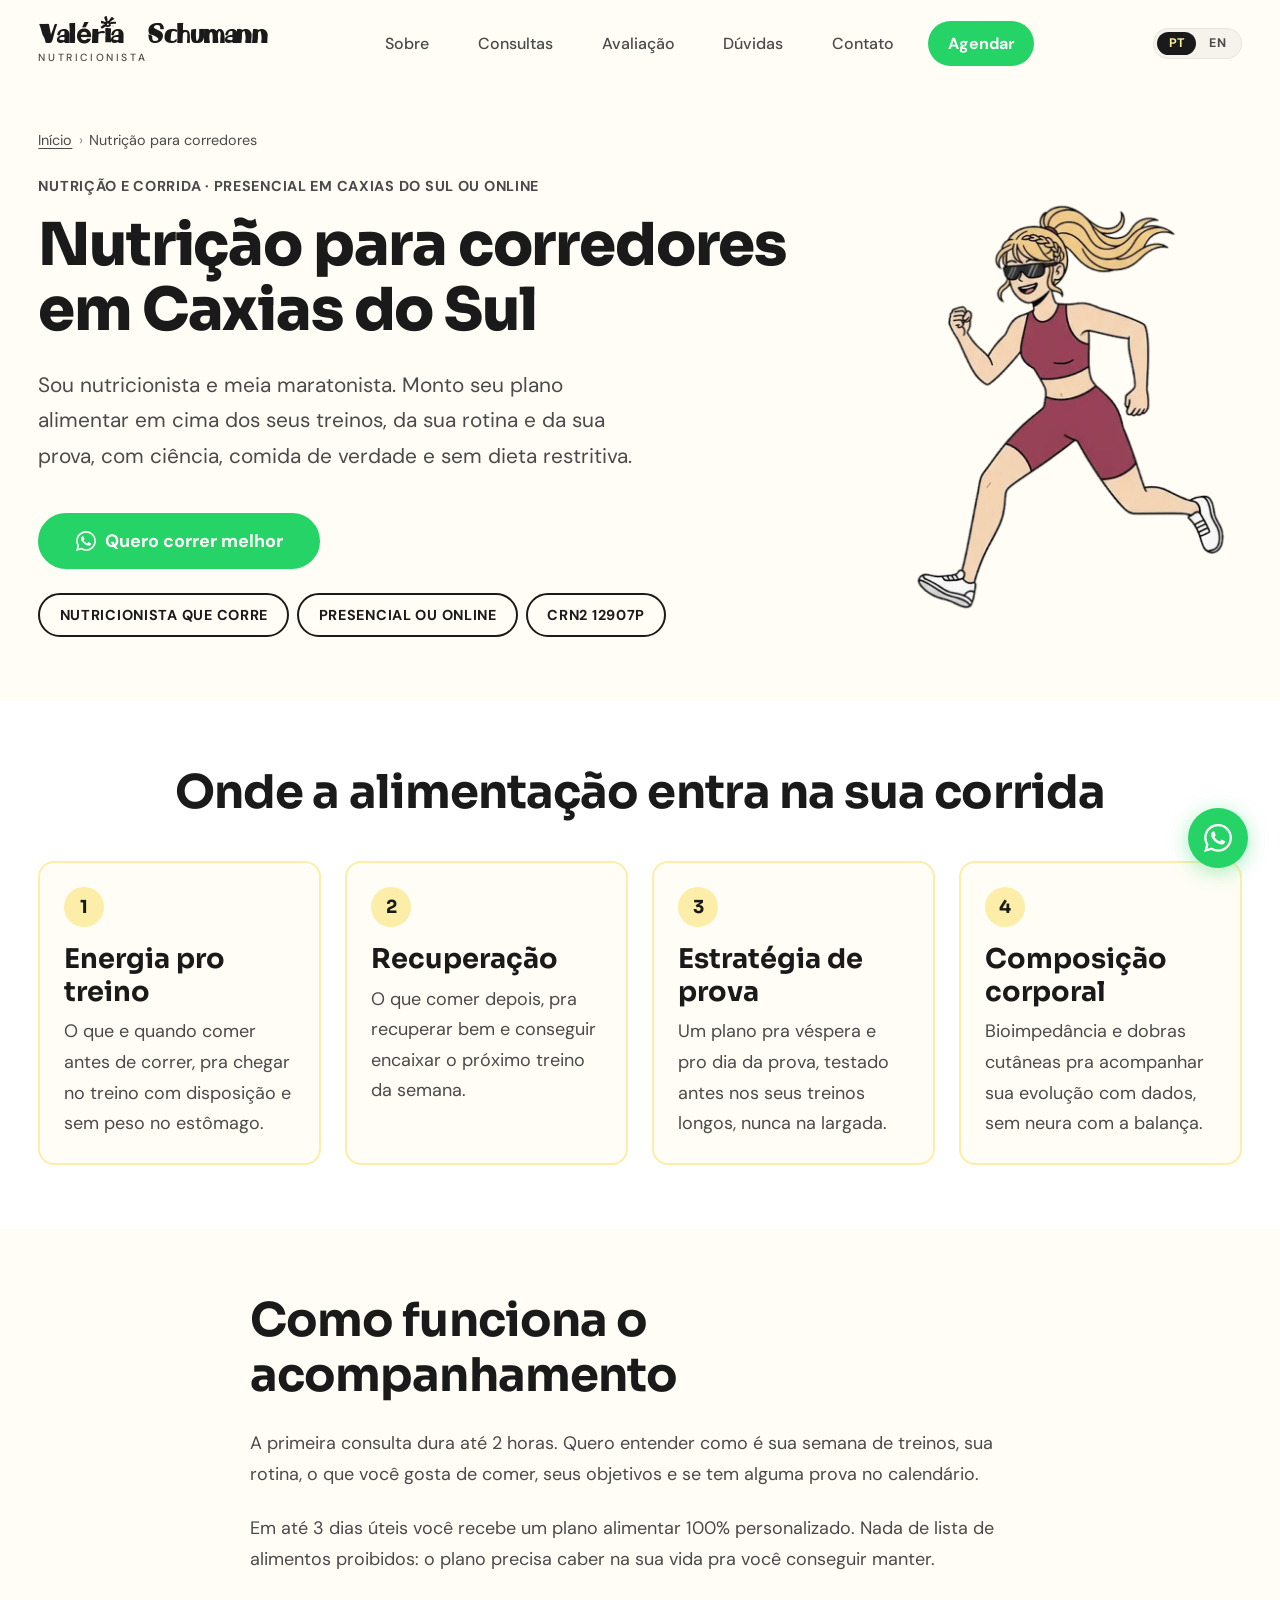
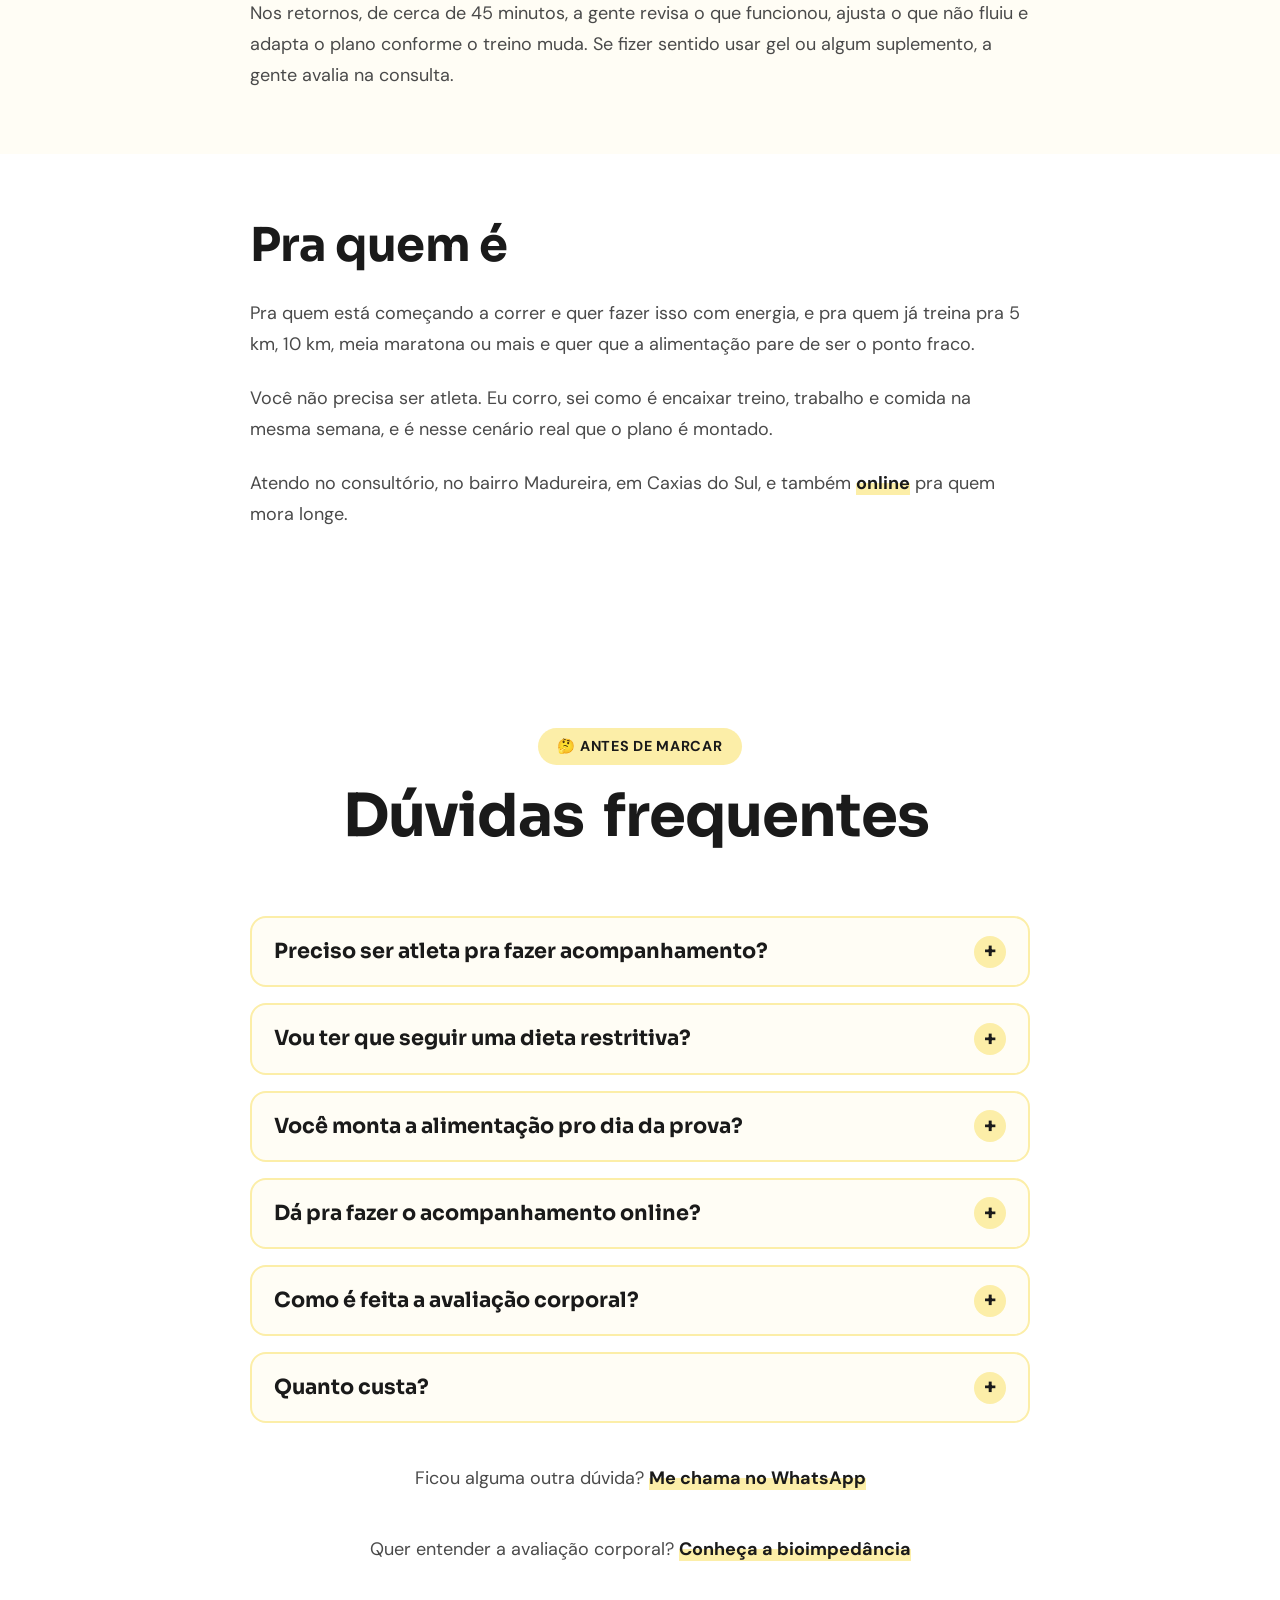
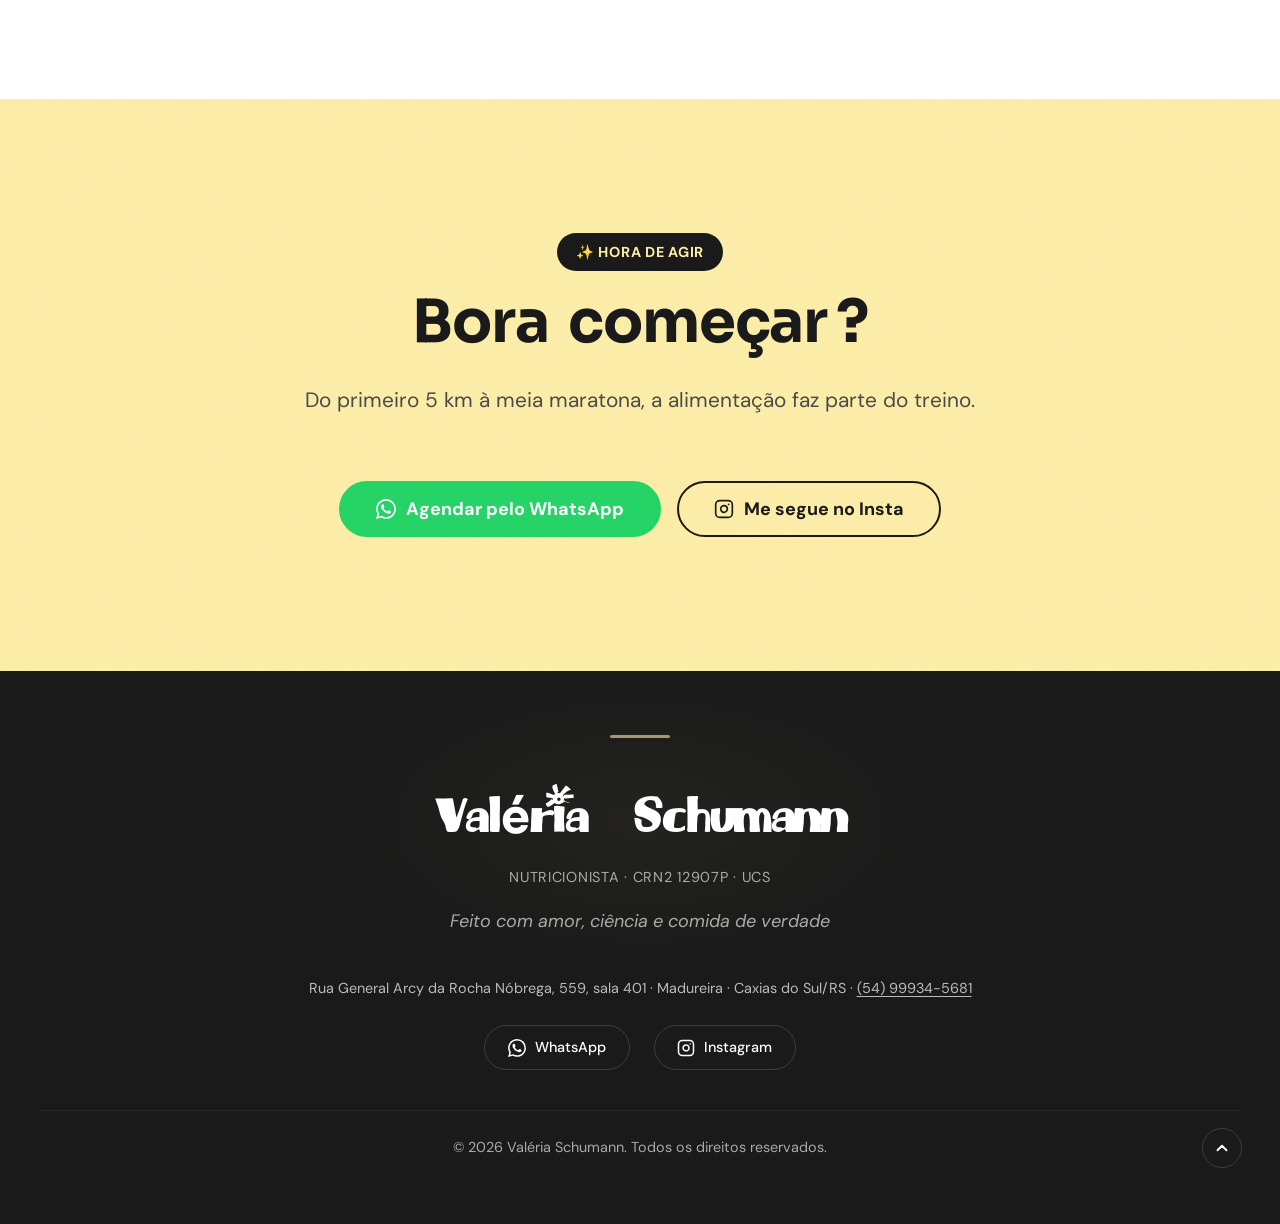
<file: nutricao-para-corredores-caxias-do-sul/index.html>
<!DOCTYPE html>
<html lang="pt-BR">
<head>
  <meta charset="UTF-8">
  <meta name="viewport" content="width=device-width, initial-scale=1.0, viewport-fit=cover">
  <meta name="description" content="Nutrição para corredores em Caxias do Sul e online, com uma nutricionista que também corre meia maratona. Plano alimentar montado em cima dos seus treinos e da sua prova.">
  <meta name="theme-color" content="#fffdf5">
  <meta name="robots" content="index, follow">
  <meta name="author" content="Valéria Schumann">
  <link rel="canonical" href="https://valeriaschumann.com.br/nutricao-para-corredores-caxias-do-sul/">

  <!-- Open Graph -->
  <meta property="og:title" content="Nutrição para Corredores em Caxias do Sul | Valéria Schumann">
  <meta property="og:description" content="Nutrição para corredores em Caxias do Sul e online, com uma nutricionista que também corre meia maratona. Plano alimentar montado em cima dos seus treinos e da sua prova.">
  <meta property="og:type" content="website">
  <meta property="og:url" content="https://valeriaschumann.com.br/nutricao-para-corredores-caxias-do-sul/">
  <meta property="og:image" content="https://valeriaschumann.com.br/assets/images/og-cover.png">
  <meta property="og:image:width" content="1200">
  <meta property="og:image:height" content="630">
  <meta property="og:locale" content="pt_BR">
  <meta property="og:site_name" content="Valéria Schumann | Nutricionista">

  <!-- Twitter Card -->
  <meta name="twitter:card" content="summary_large_image">
  <meta name="twitter:title" content="Nutrição para Corredores em Caxias do Sul | Valéria Schumann">
  <meta name="twitter:description" content="Nutrição para corredores em Caxias do Sul e online, com uma nutricionista que também corre meia maratona. Plano alimentar montado em cima dos seus treinos e da sua prova.">
  <meta name="twitter:image" content="https://valeriaschumann.com.br/assets/images/og-cover.png">

  <title>Nutrição para Corredores em Caxias do Sul | Valéria Schumann</title>

  <!-- Google Analytics 4 -->
  <script async src="https://www.googletagmanager.com/gtag/js?id=G-0MT8F76G0W"></script>
  <script>
    window.dataLayer = window.dataLayer || [];
    function gtag(){ dataLayer.push(arguments); }
    gtag('js', new Date());
    gtag('config', 'G-0MT8F76G0W');
  </script>

  <!-- Structured Data — Service + Breadcrumb + FAQ -->
  <script type="application/ld+json">
{
  "@context": "https://schema.org",
  "@graph": [
    {
      "@type": "Service",
      "@id": "https://valeriaschumann.com.br/nutricao-para-corredores-caxias-do-sul/#service",
      "name": "Acompanhamento nutricional para corredores",
      "serviceType": "Nutrição esportiva para corrida de rua",
      "description": "Nutrição para corredores em Caxias do Sul e online, com uma nutricionista que também corre meia maratona. Plano alimentar montado em cima dos seus treinos e da sua prova.",
      "url": "https://valeriaschumann.com.br/nutricao-para-corredores-caxias-do-sul/",
      "provider": {
        "@id": "https://valeriaschumann.com.br/#business"
      },
      "areaServed": [
        {
          "@type": "City",
          "name": "Caxias do Sul"
        },
        {
          "@type": "AdministrativeArea",
          "name": "Serra Gaúcha"
        },
        {
          "@type": "Country",
          "name": "Brasil"
        }
      ]
    },
    {
      "@type": "BreadcrumbList",
      "itemListElement": [
        {
          "@type": "ListItem",
          "position": 1,
          "name": "Início",
          "item": "https://valeriaschumann.com.br/"
        },
        {
          "@type": "ListItem",
          "position": 2,
          "name": "Nutrição para corredores",
          "item": "https://valeriaschumann.com.br/nutricao-para-corredores-caxias-do-sul/"
        }
      ]
    },
    {
      "@type": "FAQPage",
      "mainEntity": [
        {
          "@type": "Question",
          "name": "Preciso ser atleta pra fazer acompanhamento?",
          "acceptedAnswer": {
            "@type": "Answer",
            "text": "Não. Atendo desde quem está começando a correr até quem já treina pra provas. O plano é montado em cima da sua rotina e dos seus treinos, do jeito que eles são hoje."
          }
        },
        {
          "@type": "Question",
          "name": "Vou ter que seguir uma dieta restritiva?",
          "acceptedAnswer": {
            "@type": "Answer",
            "text": "Não. Aqui não tem lista de alimentos proibidos nem dieta restritiva. O plano é montado em cima do que você gosta de comer, pra ser algo que você consegue manter de verdade."
          }
        },
        {
          "@type": "Question",
          "name": "Você monta a alimentação pro dia da prova?",
          "acceptedAnswer": {
            "@type": "Answer",
            "text": "Sim. A gente planeja a véspera e o dia da prova durante o acompanhamento e testa antes nos treinos longos."
          }
        },
        {
          "@type": "Question",
          "name": "Dá pra fazer o acompanhamento online?",
          "acceptedAnswer": {
            "@type": "Answer",
            "text": "Dá. A consulta online é a mesma do presencial, por videochamada no Google Meet, e o valor é o mesmo."
          }
        },
        {
          "@type": "Question",
          "name": "Como é feita a avaliação corporal?",
          "acceptedAnswer": {
            "@type": "Answer",
            "text": "No consultório, com bioimpedância e dobras cutâneas. No atendimento online, com uma estimativa da composição corporal por inteligência artificial, com método validado cientificamente."
          }
        },
        {
          "@type": "Question",
          "name": "Quanto custa?",
          "acceptedAnswer": {
            "@type": "Answer",
            "text": "O valor é o mesmo no presencial e no online. O que muda é se você prefere consulta avulsa ou um pacote de acompanhamento. Me chama no WhatsApp que te passo os valores e as formas de pagamento, sem compromisso."
          }
        }
      ]
    }
  ]
}
  </script>

  <!-- Favicon -->
  <link rel="icon" href="/favicon.ico" sizes="32x32">
  <link rel="icon" href="/favicon-32x32.png" type="image/png" sizes="32x32">
  <link rel="icon" href="/favicon-16x16.png" type="image/png" sizes="16x16">
  <link rel="apple-touch-icon" href="/apple-touch-icon.png" sizes="180x180">
  <link rel="manifest" href="/site.webmanifest">

  <!-- Google Fonts: DM Sans -->
  <link rel="preconnect" href="https://fonts.googleapis.com">
  <link rel="preconnect" href="https://fonts.gstatic.com" crossorigin>
  <link rel="preload" as="style" href="https://fonts.googleapis.com/css2?family=DM+Sans:ital,opsz,wght@0,9..40,400;0,9..40,500;0,9..40,700;1,9..40,400&family=Sora:wght@400;700;800&display=swap">
  <link href="https://fonts.googleapis.com/css2?family=DM+Sans:ital,opsz,wght@0,9..40,400;0,9..40,500;0,9..40,700;1,9..40,400&family=Sora:wght@400;700;800&display=swap" rel="stylesheet" media="print" onload="this.media='all'">
  <noscript><link href="https://fonts.googleapis.com/css2?family=DM+Sans:ital,opsz,wght@0,9..40,400;0,9..40,500;0,9..40,700;1,9..40,400&family=Sora:wght@400;700;800&display=swap" rel="stylesheet"></noscript>

  <!-- CSS -->
  <link rel="stylesheet" href="/css/variables.css">
  <link rel="stylesheet" href="/css/reset.css">
  <link rel="stylesheet" href="/css/typography.css">
  <link rel="stylesheet" href="/css/layout.css">
  <link rel="stylesheet" href="/css/components.css">
  <link rel="stylesheet" href="/css/sections.css">
  <link rel="stylesheet" href="/css/animations.css">
  <link rel="stylesheet" href="/css/responsive.css">
  <link rel="stylesheet" href="/css/pages.css">
</head>
<body>

  <a href="#main-content" class="skip-link">Pular para o conteúdo</a>

  <div class="scroll-progress" id="scrollProgress" role="progressbar" aria-valuenow="0" aria-valuemin="0" aria-valuemax="100" aria-label="Progresso de leitura da página"></div>

  <!-- ====== NAVBAR ====== -->
  <nav class="navbar" id="navbar" aria-label="Navegação principal">
    <div class="container navbar__inner">
      <a href="/" class="navbar__logo">
        <span class="navbar__logo-name">Valéria Schumann</span>
        <span class="navbar__logo-sub">Nutricionista</span>
      </a>

      <div class="navbar__links">
        <a href="/#sobre">Sobre</a>
        <a href="/#consultas">Consultas</a>
        <a href="/#avaliacao">Avaliação</a>
        <a href="/#duvidas">Dúvidas</a>
        <a href="/#contato">Contato</a>
        <a href="https://wa.me/5554999345681?text=Ol%C3%A1%2C%20Val%21%20Vi%20seu%20site%20e%20gostaria%20de%20agendar%20uma%20consulta." data-whatsapp="Olá, Val! Vi seu site e gostaria de agendar uma consulta." data-location="navbar" target="_blank" rel="noopener noreferrer" class="navbar__cta">Agendar</a>
      </div>

      <div class="lang-switch" role="group" aria-label="Idioma / Language">
        <a href="/nutricao-para-corredores-caxias-do-sul/" class="lang-switch__opt" aria-current="page" lang="pt-BR">PT</a>
        <a href="/en/" class="lang-switch__opt" lang="en">EN</a>
      </div>

      <button class="navbar__hamburger" aria-label="Abrir menu de navegação" aria-expanded="false" aria-controls="mobileMenu">
        <span></span>
        <span></span>
        <span></span>
      </button>
    </div>

    <div class="navbar__overlay" id="mobileMenu" role="dialog" aria-label="Menu de navegação" aria-modal="true">
      <a href="/#sobre">Sobre</a>
      <a href="/#consultas">Consultas</a>
      <a href="/#avaliacao">Avaliação</a>
      <a href="/#duvidas">Dúvidas</a>
      <a href="/#contato">Contato</a>
      <a href="https://wa.me/5554999345681?text=Ol%C3%A1%2C%20Val%21%20Vi%20seu%20site%20e%20gostaria%20de%20agendar%20uma%20consulta." data-whatsapp="Olá, Val! Vi seu site e gostaria de agendar uma consulta." data-location="mobile_menu" target="_blank" rel="noopener noreferrer" class="btn btn--whatsapp navbar__overlay-cta">Agendar pelo WhatsApp</a>
    </div>
  </nav>


  <main id="main-content">

  <!-- ====== PAGE HERO ====== -->
  <header class="page-hero">
    <div class="container">
      <nav class="breadcrumb" aria-label="Você está aqui">
        <ol>
          <li><a href="/">Início</a></li>
          <li aria-current="page">Nutrição para corredores</li>
        </ol>
      </nav>

      <div class="page-hero__grid">
        <div>
          <span class="hero__eyebrow">Nutrição e corrida · Presencial em Caxias do Sul ou online</span>
          <h1 class="page-hero__title">Nutrição para corredores em Caxias do Sul</h1>
          <p class="page-hero__lede">Sou nutricionista e meia maratonista. Monto seu plano alimentar em cima dos seus treinos, da sua rotina e da sua prova, com ciência, comida de verdade e sem dieta restritiva.</p>
          <a href="https://wa.me/5554999345681?text=Ol%C3%A1%2C%20Val%21%20Vi%20seu%20site%20e%20quero%20saber%20mais%20sobre%20o%20acompanhamento%20nutricional%20para%20corrida." data-whatsapp="Olá, Val! Vi seu site e quero saber mais sobre o acompanhamento nutricional para corrida." data-location="hero" target="_blank" rel="noopener noreferrer" class="btn btn--whatsapp">
            <svg aria-hidden="true" viewBox="0 0 24 24" fill="currentColor"><path d="M17.472 14.382c-.297-.149-1.758-.867-2.03-.967-.273-.099-.471-.148-.67.15-.197.297-.767.966-.94 1.164-.173.199-.347.223-.644.075-.297-.15-1.255-.463-2.39-1.475-.883-.788-1.48-1.761-1.653-2.059-.173-.297-.018-.458.13-.606.134-.133.298-.347.446-.52.149-.174.198-.298.298-.497.099-.198.05-.371-.025-.52-.075-.149-.669-1.612-.916-2.207-.242-.579-.487-.5-.669-.51-.173-.008-.371-.01-.57-.01-.198 0-.52.074-.792.372-.272.297-1.04 1.016-1.04 2.479 0 1.462 1.065 2.875 1.213 3.074.149.198 2.096 3.2 5.077 4.487.709.306 1.262.489 1.694.625.712.227 1.36.195 1.871.118.571-.085 1.758-.719 2.006-1.413.248-.694.248-1.289.173-1.413-.074-.124-.272-.198-.57-.347m-5.421 7.403h-.004a9.87 9.87 0 01-5.031-1.378l-.361-.214-3.741.982.998-3.648-.235-.374a9.86 9.86 0 01-1.51-5.26c.001-5.45 4.436-9.884 9.888-9.884 2.64 0 5.122 1.03 6.988 2.898a9.825 9.825 0 012.893 6.994c-.003 5.45-4.437 9.884-9.885 9.884m8.413-18.297A11.815 11.815 0 0012.05 0C5.495 0 .16 5.335.157 11.892c0 2.096.547 4.142 1.588 5.945L.057 24l6.305-1.654a11.882 11.882 0 005.683 1.448h.005c6.554 0 11.89-5.335 11.893-11.893a11.821 11.821 0 00-3.48-8.413z"/></svg>
            Quero correr melhor
          </a>
          <div class="page-hero__facts">
            <span class="badge badge--outline">Nutricionista que corre</span>
            <span class="badge badge--outline">Presencial ou online</span>
            <span class="badge badge--outline">CRN2 12907P</span>
          </div>
        </div>
        <div class="page-hero__illus">
          <picture><source type="image/webp" srcset="/assets/images/active-running.webp"><img src="/assets/images/active-running.png" alt="Valéria correndo com óculos de sol" width="400" height="580" fetchpriority="high"></picture>
        </div>
      </div>
    </div>
  </header>


  <section class="page-section page-section--white">
    <div class="container">
      <h2 class="page-section__title text-center">Onde a alimentação entra na sua corrida</h2>
      <ol class="step-grid step-grid--4">
        <li class="step-card">
          <span class="step-card__num" aria-hidden="true">1</span>
          <h3 class="step-card__title">Energia pro treino</h3>
          <p>O que e quando comer antes de correr, pra chegar no treino com disposição e sem peso no estômago.</p>
        </li>
        <li class="step-card">
          <span class="step-card__num" aria-hidden="true">2</span>
          <h3 class="step-card__title">Recuperação</h3>
          <p>O que comer depois, pra recuperar bem e conseguir encaixar o próximo treino da semana.</p>
        </li>
        <li class="step-card">
          <span class="step-card__num" aria-hidden="true">3</span>
          <h3 class="step-card__title">Estratégia de prova</h3>
          <p>Um plano pra véspera e pro dia da prova, testado antes nos seus treinos longos, nunca na largada.</p>
        </li>
        <li class="step-card">
          <span class="step-card__num" aria-hidden="true">4</span>
          <h3 class="step-card__title">Composição corporal</h3>
          <p>Bioimpedância e dobras cutâneas pra acompanhar sua evolução com dados, sem neura com a balança.</p>
        </li>
      </ol>
    </div>
  </section>


  <section class="page-section">
    <div class="container">
      <div class="page-prose">
        <h2 class="page-section__title">Como funciona o acompanhamento</h2>
        <p>A primeira consulta dura até 2 horas. Quero entender como é sua semana de treinos, sua rotina, o que você gosta de comer, seus objetivos e se tem alguma prova no calendário.</p>
        <p>Em até 3 dias úteis você recebe um plano alimentar 100% personalizado. Nada de lista de alimentos proibidos: o plano precisa caber na sua vida pra você conseguir manter.</p>
        <p>Nos retornos, de cerca de 45 minutos, a gente revisa o que funcionou, ajusta o que não fluiu e adapta o plano conforme o treino muda. Se fizer sentido usar gel ou algum suplemento, a gente avalia na consulta.</p>
      </div>
    </div>
  </section>


  <section class="page-section page-section--white">
    <div class="container">
      <div class="page-prose">
        <h2 class="page-section__title">Pra quem é</h2>
        <p>Pra quem está começando a correr e quer fazer isso com energia, e pra quem já treina pra 5 km, 10 km, meia maratona ou mais e quer que a alimentação pare de ser o ponto fraco.</p>
        <p>Você não precisa ser atleta. Eu corro, sei como é encaixar treino, trabalho e comida na mesma semana, e é nesse cenário real que o plano é montado.</p>
        <p>Atendo no consultório, no bairro Madureira, em Caxias do Sul, e também <a class="faq__more-link" href="/nutricionista-online/">online</a> pra quem mora longe.</p>
      </div>
    </div>
  </section>


  <!-- ====== FAQ ====== -->
  <section class="faq section" id="duvidas">
    <div class="container">
      <div class="text-center" style="margin-bottom:var(--space-xl)">
        <span class="section-tag">&#129300; Antes de marcar</span>
        <h2 class="h1">Dúvidas <span class="highlight">frequentes</span></h2>
      </div>

      <div class="faq__list">
        <details class="faq-item">
          <summary class="faq-item__q">Preciso ser atleta pra fazer acompanhamento?</summary>
          <p class="faq-item__a">Não. Atendo desde quem está começando a correr até quem já treina pra provas. O plano é montado em cima da sua rotina e dos seus treinos, do jeito que eles são hoje.</p>
        </details>
        <details class="faq-item">
          <summary class="faq-item__q">Vou ter que seguir uma dieta restritiva?</summary>
          <p class="faq-item__a">Não. Aqui não tem lista de alimentos proibidos nem dieta restritiva. O plano é montado em cima do que você gosta de comer, pra ser algo que você consegue manter de verdade.</p>
        </details>
        <details class="faq-item">
          <summary class="faq-item__q">Você monta a alimentação pro dia da prova?</summary>
          <p class="faq-item__a">Sim. A gente planeja a véspera e o dia da prova durante o acompanhamento e testa antes nos treinos longos.</p>
        </details>
        <details class="faq-item">
          <summary class="faq-item__q">Dá pra fazer o acompanhamento online?</summary>
          <p class="faq-item__a">Dá. A consulta online é a mesma do presencial, por videochamada no Google Meet, e o valor é o mesmo.</p>
        </details>
        <details class="faq-item">
          <summary class="faq-item__q">Como é feita a avaliação corporal?</summary>
          <p class="faq-item__a">No consultório, com bioimpedância e dobras cutâneas. No atendimento online, com uma estimativa da composição corporal por inteligência artificial, com método validado cientificamente.</p>
        </details>
        <details class="faq-item">
          <summary class="faq-item__q">Quanto custa?</summary>
          <p class="faq-item__a">O valor é o mesmo no presencial e no online. O que muda é se você prefere consulta avulsa ou um pacote de acompanhamento. Me chama no WhatsApp que te passo os valores e as formas de pagamento, sem compromisso.</p>
        </details>
      </div>

      <p class="faq__more">Ficou alguma outra dúvida? <a href="https://wa.me/5554999345681?text=Ol%C3%A1%2C%20Val%21%20Vi%20seu%20site%20e%20fiquei%20com%20uma%20d%C3%BAvida." data-whatsapp="Olá, Val! Vi seu site e fiquei com uma dúvida." data-location="faq" target="_blank" rel="noopener noreferrer" class="faq__more-link">Me chama no WhatsApp</a></p>
      <p class="page-related">Quer entender a avaliação corporal? <a class="faq__more-link" href="/bioimpedancia-caxias-do-sul/">Conheça a bioimpedância</a></p>
    </div>
  </section>


  <!-- ====== CTA ====== -->
  <section class="cta section" id="contato">
    <div class="container">
      <div class="cta__content">
        <span class="section-tag">&#10024; Hora de agir</span>
        <h2 class="h1 cta__headline">Bora <span class="highlight">começar</span>?</h2>
        <p class="cta__subtitle">Do primeiro 5 km à meia maratona, a alimentação faz parte do treino.</p>

        <div class="cta__buttons">
          <a href="https://wa.me/5554999345681?text=Ol%C3%A1%2C%20Val%21%20Vi%20seu%20site%20e%20quero%20saber%20mais%20sobre%20o%20acompanhamento%20nutricional%20para%20corrida." data-whatsapp="Olá, Val! Vi seu site e quero saber mais sobre o acompanhamento nutricional para corrida." data-location="contato" target="_blank" rel="noopener noreferrer" class="btn btn--whatsapp">
            <svg aria-hidden="true" viewBox="0 0 24 24" fill="currentColor"><path d="M17.472 14.382c-.297-.149-1.758-.867-2.03-.967-.273-.099-.471-.148-.67.15-.197.297-.767.966-.94 1.164-.173.199-.347.223-.644.075-.297-.15-1.255-.463-2.39-1.475-.883-.788-1.48-1.761-1.653-2.059-.173-.297-.018-.458.13-.606.134-.133.298-.347.446-.52.149-.174.198-.298.298-.497.099-.198.05-.371-.025-.52-.075-.149-.669-1.612-.916-2.207-.242-.579-.487-.5-.669-.51-.173-.008-.371-.01-.57-.01-.198 0-.52.074-.792.372-.272.297-1.04 1.016-1.04 2.479 0 1.462 1.065 2.875 1.213 3.074.149.198 2.096 3.2 5.077 4.487.709.306 1.262.489 1.694.625.712.227 1.36.195 1.871.118.571-.085 1.758-.719 2.006-1.413.248-.694.248-1.289.173-1.413-.074-.124-.272-.198-.57-.347m-5.421 7.403h-.004a9.87 9.87 0 01-5.031-1.378l-.361-.214-3.741.982.998-3.648-.235-.374a9.86 9.86 0 01-1.51-5.26c.001-5.45 4.436-9.884 9.888-9.884 2.64 0 5.122 1.03 6.988 2.898a9.825 9.825 0 012.893 6.994c-.003 5.45-4.437 9.884-9.885 9.884m8.413-18.297A11.815 11.815 0 0012.05 0C5.495 0 .16 5.335.157 11.892c0 2.096.547 4.142 1.588 5.945L.057 24l6.305-1.654a11.882 11.882 0 005.683 1.448h.005c6.554 0 11.89-5.335 11.893-11.893a11.821 11.821 0 00-3.48-8.413z"/></svg>
            Agendar pelo WhatsApp
          </a>
          <a href="https://www.instagram.com/valeria_schumann/" target="_blank" rel="noopener noreferrer" class="btn btn--outline" data-location="contato">
            <svg aria-hidden="true" viewBox="0 0 24 24" fill="none" stroke="currentColor" stroke-width="2" stroke-linecap="round" stroke-linejoin="round"><rect x="2" y="2" width="20" height="20" rx="5" ry="5"/><path d="M16 11.37A4 4 0 1 1 12.63 8 4 4 0 0 1 16 11.37z"/><line x1="17.5" y1="6.5" x2="17.51" y2="6.5"/></svg>
            Me segue no Insta
          </a>
        </div>
      </div>
    </div>
  </section>

  </main>


  <!-- ====== FOOTER ====== -->
  <footer class="footer">
    <div class="container">
      <div class="footer__accent-line" aria-hidden="true"></div>

      <div class="footer__logo">Valéria Schumann</div>
      <p class="footer__role">Nutricionista · CRN2 12907P · UCS</p>
      <p class="footer__tagline">Feito com amor, ciência e comida de verdade</p>
      <p class="footer__nap">Rua General Arcy da Rocha Nóbrega, 559, sala 401 · Madureira · Caxias do Sul/RS · <a href="https://wa.me/5554999345681?text=Ol%C3%A1%2C%20Val%21%20Vi%20seu%20site." data-whatsapp="Olá, Val! Vi seu site." data-location="footer" target="_blank" rel="noopener noreferrer">(54) 99934-5681</a></p>

      <div class="footer__socials">
        <a href="https://wa.me/5554999345681?text=Ol%C3%A1%2C%20Val%21%20Vi%20seu%20site." data-whatsapp="Olá, Val! Vi seu site." data-location="footer" target="_blank" rel="noopener noreferrer" aria-label="WhatsApp">
          <svg aria-hidden="true" viewBox="0 0 24 24" fill="currentColor"><path d="M17.472 14.382c-.297-.149-1.758-.867-2.03-.967-.273-.099-.471-.148-.67.15-.197.297-.767.966-.94 1.164-.173.199-.347.223-.644.075-.297-.15-1.255-.463-2.39-1.475-.883-.788-1.48-1.761-1.653-2.059-.173-.297-.018-.458.13-.606.134-.133.298-.347.446-.52.149-.174.198-.298.298-.497.099-.198.05-.371-.025-.52-.075-.149-.669-1.612-.916-2.207-.242-.579-.487-.5-.669-.51-.173-.008-.371-.01-.57-.01-.198 0-.52.074-.792.372-.272.297-1.04 1.016-1.04 2.479 0 1.462 1.065 2.875 1.213 3.074.149.198 2.096 3.2 5.077 4.487.709.306 1.262.489 1.694.625.712.227 1.36.195 1.871.118.571-.085 1.758-.719 2.006-1.413.248-.694.248-1.289.173-1.413-.074-.124-.272-.198-.57-.347m-5.421 7.403h-.004a9.87 9.87 0 01-5.031-1.378l-.361-.214-3.741.982.998-3.648-.235-.374a9.86 9.86 0 01-1.51-5.26c.001-5.45 4.436-9.884 9.888-9.884 2.64 0 5.122 1.03 6.988 2.898a9.825 9.825 0 012.893 6.994c-.003 5.45-4.437 9.884-9.885 9.884m8.413-18.297A11.815 11.815 0 0012.05 0C5.495 0 .16 5.335.157 11.892c0 2.096.547 4.142 1.588 5.945L.057 24l6.305-1.654a11.882 11.882 0 005.683 1.448h.005c6.554 0 11.89-5.335 11.893-11.893a11.821 11.821 0 00-3.48-8.413z"/></svg>
        </a>
        <a href="https://www.instagram.com/valeria_schumann/" target="_blank" rel="noopener noreferrer" data-location="footer" aria-label="Instagram">
          <svg aria-hidden="true" viewBox="0 0 24 24" fill="none" stroke="currentColor" stroke-width="2" stroke-linecap="round" stroke-linejoin="round"><rect x="2" y="2" width="20" height="20" rx="5" ry="5"/><path d="M16 11.37A4 4 0 1 1 12.63 8 4 4 0 0 1 16 11.37z"/><line x1="17.5" y1="6.5" x2="17.51" y2="6.5"/></svg>
        </a>
      </div>

      <div class="footer__bottom">
        <p class="footer__copy">© 2026 Valéria Schumann. Todos os direitos reservados.</p>
        <a href="#main-content" class="footer__back-top" aria-label="Voltar ao topo">
          <svg aria-hidden="true" viewBox="0 0 24 24" fill="none" stroke="currentColor" stroke-width="2.5" stroke-linecap="round" stroke-linejoin="round"><polyline points="18 15 12 9 6 15"/></svg>
        </a>
      </div>
    </div>
  </footer>

  <!-- ====== FLOATING WHATSAPP ====== -->
  <a href="https://wa.me/5554999345681?text=Ol%C3%A1%2C%20Val%21%20Vi%20seu%20site%20e%20quero%20saber%20mais%20sobre%20o%20acompanhamento%20nutricional%20para%20corrida." data-whatsapp="Olá, Val! Vi seu site e quero saber mais sobre o acompanhamento nutricional para corrida." data-location="floating" target="_blank" rel="noopener noreferrer" class="whatsapp-float" aria-label="Agendar pelo WhatsApp">
    <svg aria-hidden="true" viewBox="0 0 24 24" fill="currentColor"><path d="M17.472 14.382c-.297-.149-1.758-.867-2.03-.967-.273-.099-.471-.148-.67.15-.197.297-.767.966-.94 1.164-.173.199-.347.223-.644.075-.297-.15-1.255-.463-2.39-1.475-.883-.788-1.48-1.761-1.653-2.059-.173-.297-.018-.458.13-.606.134-.133.298-.347.446-.52.149-.174.198-.298.298-.497.099-.198.05-.371-.025-.52-.075-.149-.669-1.612-.916-2.207-.242-.579-.487-.5-.669-.51-.173-.008-.371-.01-.57-.01-.198 0-.52.074-.792.372-.272.297-1.04 1.016-1.04 2.479 0 1.462 1.065 2.875 1.213 3.074.149.198 2.096 3.2 5.077 4.487.709.306 1.262.489 1.694.625.712.227 1.36.195 1.871.118.571-.085 1.758-.719 2.006-1.413.248-.694.248-1.289.173-1.413-.074-.124-.272-.198-.57-.347m-5.421 7.403h-.004a9.87 9.87 0 01-5.031-1.378l-.361-.214-3.741.982.998-3.648-.235-.374a9.86 9.86 0 01-1.51-5.26c.001-5.45 4.436-9.884 9.888-9.884 2.64 0 5.122 1.03 6.988 2.898a9.825 9.825 0 012.893 6.994c-.003 5.45-4.437 9.884-9.885 9.884m8.413-18.297A11.815 11.815 0 0012.05 0C5.495 0 .16 5.335.157 11.892c0 2.096.547 4.142 1.588 5.945L.057 24l6.305-1.654a11.882 11.882 0 005.683 1.448h.005c6.554 0 11.89-5.335 11.893-11.893a11.821 11.821 0 00-3.48-8.413z"/></svg>
  </a>

  <script src="/js/main.js"></script>
</body>
</html>
</file>
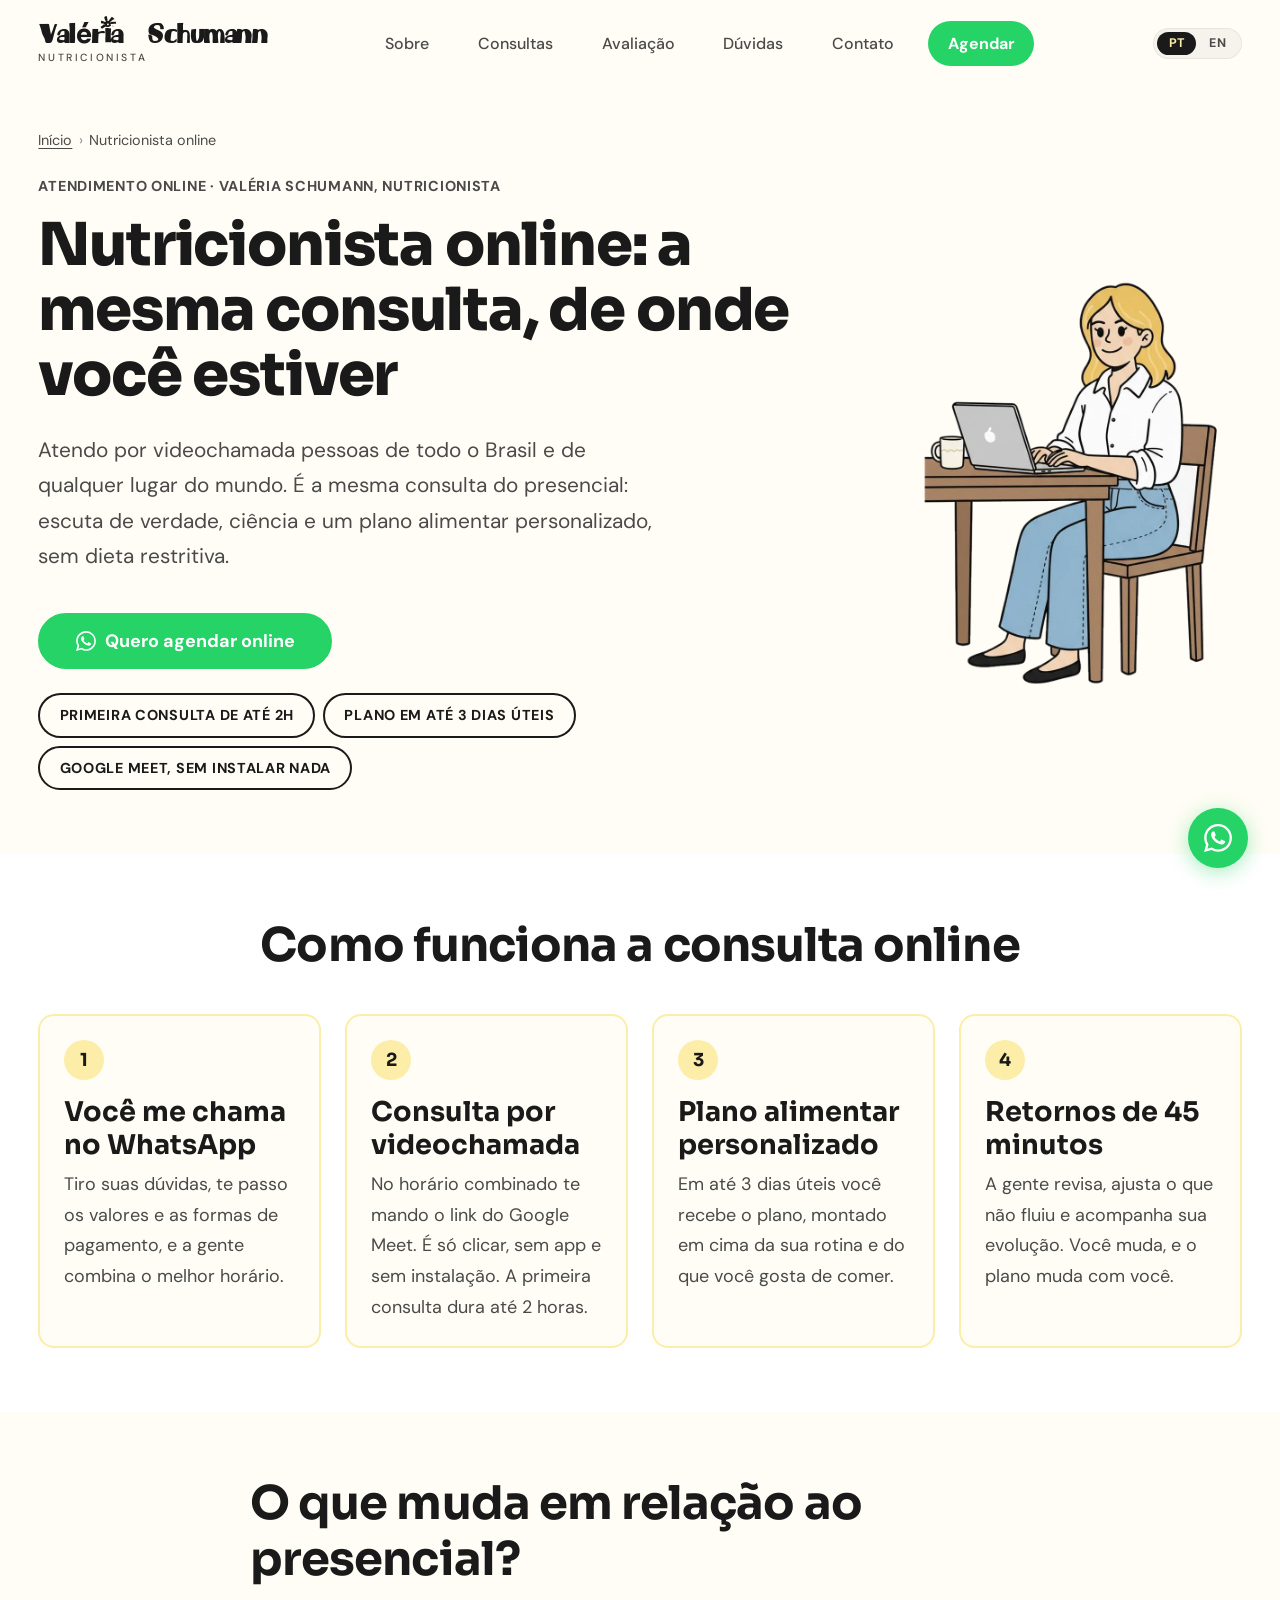
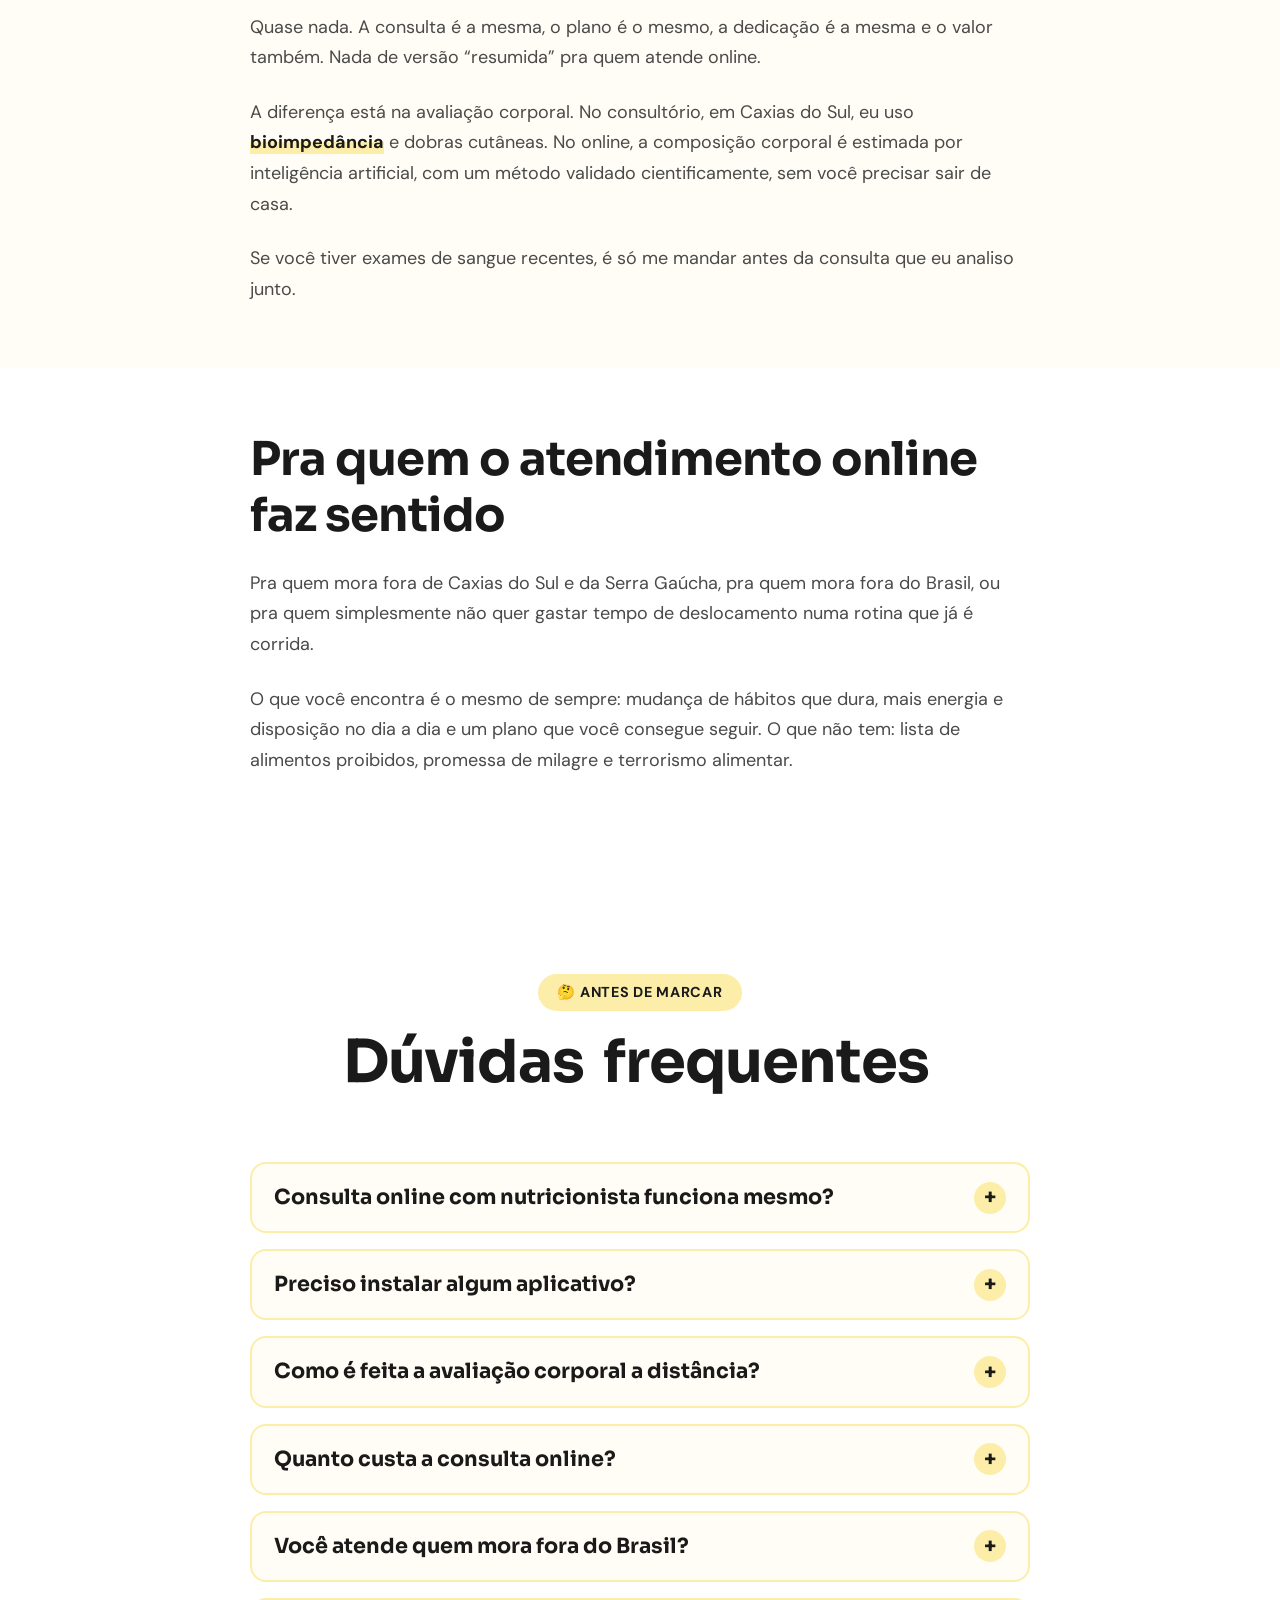
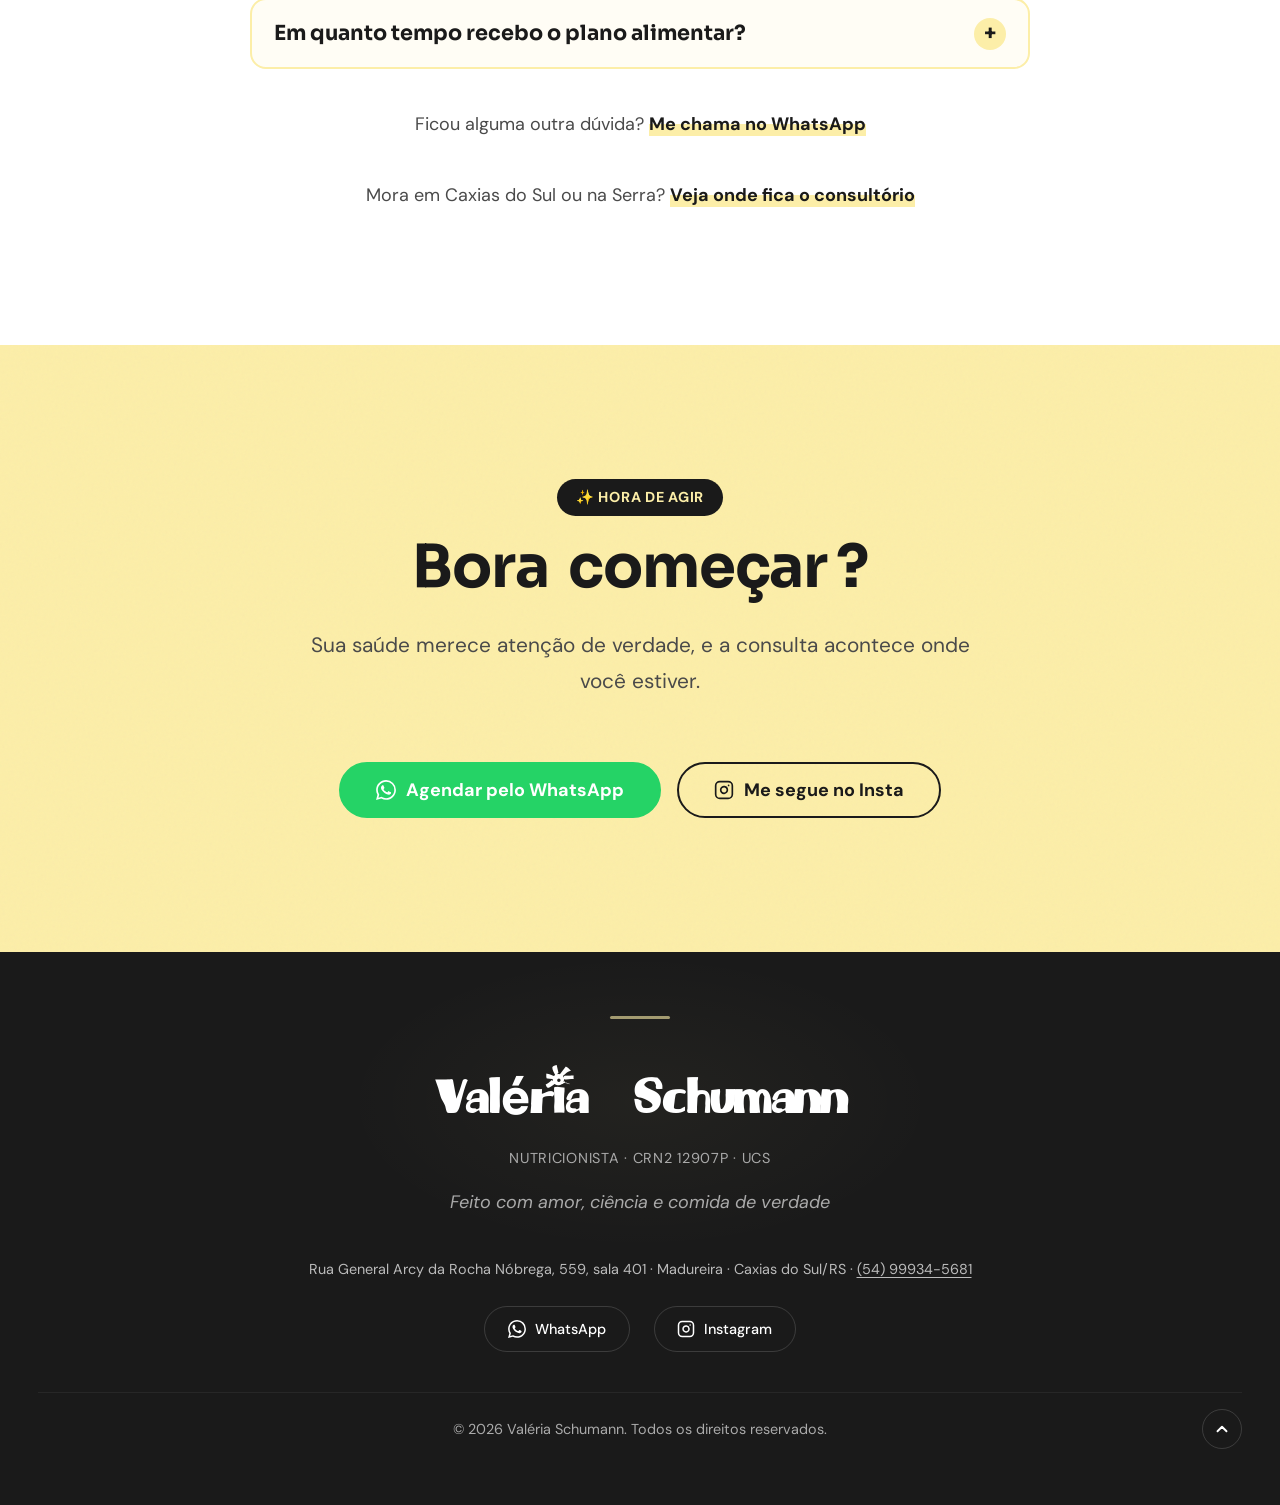
<file: nutricionista-online/index.html>
<!DOCTYPE html>
<html lang="pt-BR">
<head>
  <meta charset="UTF-8">
  <meta name="viewport" content="width=device-width, initial-scale=1.0, viewport-fit=cover">
  <meta name="description" content="Nutricionista online para todo o Brasil e exterior. Consulta por videochamada de até 2 horas, plano alimentar personalizado e sem dieta restritiva. Agende pelo WhatsApp.">
  <meta name="theme-color" content="#fffdf5">
  <meta name="robots" content="index, follow">
  <meta name="author" content="Valéria Schumann">
  <link rel="canonical" href="https://valeriaschumann.com.br/nutricionista-online/">

  <!-- Hreflang alternates -->
  <link rel="alternate" hreflang="pt-BR" href="https://valeriaschumann.com.br/nutricionista-online/">
  <link rel="alternate" hreflang="en" href="https://valeriaschumann.com.br/en/online-nutritionist/">
  <link rel="alternate" hreflang="x-default" href="https://valeriaschumann.com.br/nutricionista-online/">

  <!-- Open Graph -->
  <meta property="og:title" content="Nutricionista Online | Consulta por Vídeo | Valéria Schumann">
  <meta property="og:description" content="Nutricionista online para todo o Brasil e exterior. Consulta por videochamada de até 2 horas, plano alimentar personalizado e sem dieta restritiva. Agende pelo WhatsApp.">
  <meta property="og:type" content="website">
  <meta property="og:url" content="https://valeriaschumann.com.br/nutricionista-online/">
  <meta property="og:image" content="https://valeriaschumann.com.br/assets/images/og-cover.png">
  <meta property="og:image:width" content="1200">
  <meta property="og:image:height" content="630">
  <meta property="og:locale" content="pt_BR">
  <meta property="og:site_name" content="Valéria Schumann | Nutricionista">

  <!-- Twitter Card -->
  <meta name="twitter:card" content="summary_large_image">
  <meta name="twitter:title" content="Nutricionista Online | Consulta por Vídeo | Valéria Schumann">
  <meta name="twitter:description" content="Nutricionista online para todo o Brasil e exterior. Consulta por videochamada de até 2 horas, plano alimentar personalizado e sem dieta restritiva. Agende pelo WhatsApp.">
  <meta name="twitter:image" content="https://valeriaschumann.com.br/assets/images/og-cover.png">

  <title>Nutricionista Online | Consulta por Vídeo | Valéria Schumann</title>

  <!-- Google Analytics 4 -->
  <script async src="https://www.googletagmanager.com/gtag/js?id=G-0MT8F76G0W"></script>
  <script>
    window.dataLayer = window.dataLayer || [];
    function gtag(){ dataLayer.push(arguments); }
    gtag('js', new Date());
    gtag('config', 'G-0MT8F76G0W');
  </script>

  <!-- Structured Data — Service + Breadcrumb + FAQ -->
  <script type="application/ld+json">
{
  "@context": "https://schema.org",
  "@graph": [
    {
      "@type": "Service",
      "@id": "https://valeriaschumann.com.br/nutricionista-online/#service",
      "name": "Consulta nutricional online",
      "serviceType": "Consulta com nutricionista por videochamada",
      "description": "Nutricionista online para todo o Brasil e exterior. Consulta por videochamada de até 2 horas, plano alimentar personalizado e sem dieta restritiva. Agende pelo WhatsApp.",
      "url": "https://valeriaschumann.com.br/nutricionista-online/",
      "provider": {
        "@id": "https://valeriaschumann.com.br/#business"
      },
      "areaServed": [
        {
          "@type": "Country",
          "name": "Brasil"
        }
      ],
      "availableChannel": {
        "@type": "ServiceChannel",
        "name": "Videochamada pelo Google Meet"
      }
    },
    {
      "@type": "BreadcrumbList",
      "itemListElement": [
        {
          "@type": "ListItem",
          "position": 1,
          "name": "Início",
          "item": "https://valeriaschumann.com.br/"
        },
        {
          "@type": "ListItem",
          "position": 2,
          "name": "Nutricionista online",
          "item": "https://valeriaschumann.com.br/nutricionista-online/"
        }
      ]
    },
    {
      "@type": "FAQPage",
      "mainEntity": [
        {
          "@type": "Question",
          "name": "Consulta online com nutricionista funciona mesmo?",
          "acceptedAnswer": {
            "@type": "Answer",
            "text": "Funciona. A consulta online é a mesma do presencial: a primeira dura até 2 horas, pra eu entender sua rotina, seu histórico e seus objetivos, e você recebe um plano alimentar 100% personalizado. Sou nutricionista registrada no CRN2 (12907P)."
          }
        },
        {
          "@type": "Question",
          "name": "Preciso instalar algum aplicativo?",
          "acceptedAnswer": {
            "@type": "Answer",
            "text": "Não. A consulta é por videochamada no Google Meet: eu te mando o link no horário combinado e é só clicar, pelo celular ou pelo computador."
          }
        },
        {
          "@type": "Question",
          "name": "Como é feita a avaliação corporal a distância?",
          "acceptedAnswer": {
            "@type": "Answer",
            "text": "Uso uma estimativa da composição corporal por inteligência artificial, com método validado cientificamente, sem você precisar sair de casa."
          }
        },
        {
          "@type": "Question",
          "name": "Quanto custa a consulta online?",
          "acceptedAnswer": {
            "@type": "Answer",
            "text": "O valor é o mesmo do presencial. O que muda é se você prefere consulta avulsa ou um pacote de acompanhamento. Me chama no WhatsApp que te passo os valores e as formas de pagamento, sem compromisso."
          }
        },
        {
          "@type": "Question",
          "name": "Você atende quem mora fora do Brasil?",
          "acceptedAnswer": {
            "@type": "Answer",
            "text": "Sim! Atendo online pessoas de qualquer lugar do Brasil e do mundo. A gente combina o horário pelo WhatsApp."
          }
        },
        {
          "@type": "Question",
          "name": "Em quanto tempo recebo o plano alimentar?",
          "acceptedAnswer": {
            "@type": "Answer",
            "text": "Em até 3 dias úteis depois da consulta."
          }
        }
      ]
    }
  ]
}
  </script>

  <!-- Favicon -->
  <link rel="icon" href="/favicon.ico" sizes="32x32">
  <link rel="icon" href="/favicon-32x32.png" type="image/png" sizes="32x32">
  <link rel="icon" href="/favicon-16x16.png" type="image/png" sizes="16x16">
  <link rel="apple-touch-icon" href="/apple-touch-icon.png" sizes="180x180">
  <link rel="manifest" href="/site.webmanifest">

  <!-- Google Fonts: DM Sans -->
  <link rel="preconnect" href="https://fonts.googleapis.com">
  <link rel="preconnect" href="https://fonts.gstatic.com" crossorigin>
  <link rel="preload" as="style" href="https://fonts.googleapis.com/css2?family=DM+Sans:ital,opsz,wght@0,9..40,400;0,9..40,500;0,9..40,700;1,9..40,400&family=Sora:wght@400;700;800&display=swap">
  <link href="https://fonts.googleapis.com/css2?family=DM+Sans:ital,opsz,wght@0,9..40,400;0,9..40,500;0,9..40,700;1,9..40,400&family=Sora:wght@400;700;800&display=swap" rel="stylesheet" media="print" onload="this.media='all'">
  <noscript><link href="https://fonts.googleapis.com/css2?family=DM+Sans:ital,opsz,wght@0,9..40,400;0,9..40,500;0,9..40,700;1,9..40,400&family=Sora:wght@400;700;800&display=swap" rel="stylesheet"></noscript>

  <!-- CSS -->
  <link rel="stylesheet" href="/css/variables.css">
  <link rel="stylesheet" href="/css/reset.css">
  <link rel="stylesheet" href="/css/typography.css">
  <link rel="stylesheet" href="/css/layout.css">
  <link rel="stylesheet" href="/css/components.css">
  <link rel="stylesheet" href="/css/sections.css">
  <link rel="stylesheet" href="/css/animations.css">
  <link rel="stylesheet" href="/css/responsive.css">
  <link rel="stylesheet" href="/css/pages.css">
</head>
<body>

  <a href="#main-content" class="skip-link">Pular para o conteúdo</a>

  <div class="scroll-progress" id="scrollProgress" role="progressbar" aria-valuenow="0" aria-valuemin="0" aria-valuemax="100" aria-label="Progresso de leitura da página"></div>

  <!-- ====== NAVBAR ====== -->
  <nav class="navbar" id="navbar" aria-label="Navegação principal">
    <div class="container navbar__inner">
      <a href="/" class="navbar__logo">
        <span class="navbar__logo-name">Valéria Schumann</span>
        <span class="navbar__logo-sub">Nutricionista</span>
      </a>

      <div class="navbar__links">
        <a href="/#sobre">Sobre</a>
        <a href="/#consultas">Consultas</a>
        <a href="/#avaliacao">Avaliação</a>
        <a href="/#duvidas">Dúvidas</a>
        <a href="/#contato">Contato</a>
        <a href="https://wa.me/5554999345681?text=Ol%C3%A1%2C%20Val%21%20Vi%20seu%20site%20e%20gostaria%20de%20agendar%20uma%20consulta." data-whatsapp="Olá, Val! Vi seu site e gostaria de agendar uma consulta." data-location="navbar" target="_blank" rel="noopener noreferrer" class="navbar__cta">Agendar</a>
      </div>

      <div class="lang-switch" role="group" aria-label="Idioma / Language">
        <a href="/nutricionista-online/" class="lang-switch__opt" aria-current="page" lang="pt-BR">PT</a>
        <a href="/en/online-nutritionist/" class="lang-switch__opt" lang="en">EN</a>
      </div>

      <button class="navbar__hamburger" aria-label="Abrir menu de navegação" aria-expanded="false" aria-controls="mobileMenu">
        <span></span>
        <span></span>
        <span></span>
      </button>
    </div>

    <div class="navbar__overlay" id="mobileMenu" role="dialog" aria-label="Menu de navegação" aria-modal="true">
      <a href="/#sobre">Sobre</a>
      <a href="/#consultas">Consultas</a>
      <a href="/#avaliacao">Avaliação</a>
      <a href="/#duvidas">Dúvidas</a>
      <a href="/#contato">Contato</a>
      <a href="https://wa.me/5554999345681?text=Ol%C3%A1%2C%20Val%21%20Vi%20seu%20site%20e%20gostaria%20de%20agendar%20uma%20consulta." data-whatsapp="Olá, Val! Vi seu site e gostaria de agendar uma consulta." data-location="mobile_menu" target="_blank" rel="noopener noreferrer" class="btn btn--whatsapp navbar__overlay-cta">Agendar pelo WhatsApp</a>
    </div>
  </nav>


  <main id="main-content">

  <!-- ====== PAGE HERO ====== -->
  <header class="page-hero">
    <div class="container">
      <nav class="breadcrumb" aria-label="Você está aqui">
        <ol>
          <li><a href="/">Início</a></li>
          <li aria-current="page">Nutricionista online</li>
        </ol>
      </nav>

      <div class="page-hero__grid">
        <div>
          <span class="hero__eyebrow">Atendimento online · Valéria Schumann, nutricionista</span>
          <h1 class="page-hero__title">Nutricionista online: a mesma consulta, de onde você estiver</h1>
          <p class="page-hero__lede">Atendo por videochamada pessoas de todo o Brasil e de qualquer lugar do mundo. É a mesma consulta do presencial: escuta de verdade, ciência e um plano alimentar personalizado, sem dieta restritiva.</p>
          <a href="https://wa.me/5554999345681?text=Ol%C3%A1%2C%20Val%21%20Vi%20seu%20site%20e%20queria%20saber%20mais%20sobre%20o%20atendimento%20online." data-whatsapp="Olá, Val! Vi seu site e queria saber mais sobre o atendimento online." data-location="hero" target="_blank" rel="noopener noreferrer" class="btn btn--whatsapp">
            <svg aria-hidden="true" viewBox="0 0 24 24" fill="currentColor"><path d="M17.472 14.382c-.297-.149-1.758-.867-2.03-.967-.273-.099-.471-.148-.67.15-.197.297-.767.966-.94 1.164-.173.199-.347.223-.644.075-.297-.15-1.255-.463-2.39-1.475-.883-.788-1.48-1.761-1.653-2.059-.173-.297-.018-.458.13-.606.134-.133.298-.347.446-.52.149-.174.198-.298.298-.497.099-.198.05-.371-.025-.52-.075-.149-.669-1.612-.916-2.207-.242-.579-.487-.5-.669-.51-.173-.008-.371-.01-.57-.01-.198 0-.52.074-.792.372-.272.297-1.04 1.016-1.04 2.479 0 1.462 1.065 2.875 1.213 3.074.149.198 2.096 3.2 5.077 4.487.709.306 1.262.489 1.694.625.712.227 1.36.195 1.871.118.571-.085 1.758-.719 2.006-1.413.248-.694.248-1.289.173-1.413-.074-.124-.272-.198-.57-.347m-5.421 7.403h-.004a9.87 9.87 0 01-5.031-1.378l-.361-.214-3.741.982.998-3.648-.235-.374a9.86 9.86 0 01-1.51-5.26c.001-5.45 4.436-9.884 9.888-9.884 2.64 0 5.122 1.03 6.988 2.898a9.825 9.825 0 012.893 6.994c-.003 5.45-4.437 9.884-9.885 9.884m8.413-18.297A11.815 11.815 0 0012.05 0C5.495 0 .16 5.335.157 11.892c0 2.096.547 4.142 1.588 5.945L.057 24l6.305-1.654a11.882 11.882 0 005.683 1.448h.005c6.554 0 11.89-5.335 11.893-11.893a11.821 11.821 0 00-3.48-8.413z"/></svg>
            Quero agendar online
          </a>
          <div class="page-hero__facts">
            <span class="badge badge--outline">Primeira consulta de até 2h</span>
            <span class="badge badge--outline">Plano em até 3 dias úteis</span>
            <span class="badge badge--outline">Google Meet, sem instalar nada</span>
          </div>
        </div>
        <div class="page-hero__illus">
          <picture><source type="image/webp" srcset="/assets/images/consultation-laptop.webp"><img src="/assets/images/consultation-laptop.png" alt="Valéria no laptop preparando seu plano alimentar" width="460" height="660" fetchpriority="high"></picture>
        </div>
      </div>
    </div>
  </header>


  <section class="page-section page-section--white">
    <div class="container">
      <h2 class="page-section__title text-center">Como funciona a consulta online</h2>
      <ol class="step-grid step-grid--4">
        <li class="step-card">
          <span class="step-card__num" aria-hidden="true">1</span>
          <h3 class="step-card__title">Você me chama no WhatsApp</h3>
          <p>Tiro suas dúvidas, te passo os valores e as formas de pagamento, e a gente combina o melhor horário.</p>
        </li>
        <li class="step-card">
          <span class="step-card__num" aria-hidden="true">2</span>
          <h3 class="step-card__title">Consulta por videochamada</h3>
          <p>No horário combinado te mando o link do Google Meet. É só clicar, sem app e sem instalação. A primeira consulta dura até 2 horas.</p>
        </li>
        <li class="step-card">
          <span class="step-card__num" aria-hidden="true">3</span>
          <h3 class="step-card__title">Plano alimentar personalizado</h3>
          <p>Em até 3 dias úteis você recebe o plano, montado em cima da sua rotina e do que você gosta de comer.</p>
        </li>
        <li class="step-card">
          <span class="step-card__num" aria-hidden="true">4</span>
          <h3 class="step-card__title">Retornos de 45 minutos</h3>
          <p>A gente revisa, ajusta o que não fluiu e acompanha sua evolução. Você muda, e o plano muda com você.</p>
        </li>
      </ol>
    </div>
  </section>


  <section class="page-section">
    <div class="container">
      <div class="page-prose">
        <h2 class="page-section__title">O que muda em relação ao presencial?</h2>
        <p>Quase nada. A consulta é a mesma, o plano é o mesmo, a dedicação é a mesma e o valor também. Nada de versão “resumida” pra quem atende online.</p>
        <p>A diferença está na avaliação corporal. No consultório, em Caxias do Sul, eu uso <a class="faq__more-link" href="/bioimpedancia-caxias-do-sul/">bioimpedância</a> e dobras cutâneas. No online, a composição corporal é estimada por inteligência artificial, com um método validado cientificamente, sem você precisar sair de casa.</p>
        <p>Se você tiver exames de sangue recentes, é só me mandar antes da consulta que eu analiso junto.</p>
      </div>
    </div>
  </section>


  <section class="page-section page-section--white">
    <div class="container">
      <div class="page-prose">
        <h2 class="page-section__title">Pra quem o atendimento online faz sentido</h2>
        <p>Pra quem mora fora de Caxias do Sul e da Serra Gaúcha, pra quem mora fora do Brasil, ou pra quem simplesmente não quer gastar tempo de deslocamento numa rotina que já é corrida.</p>
        <p>O que você encontra é o mesmo de sempre: mudança de hábitos que dura, mais energia e disposição no dia a dia e um plano que você consegue seguir. O que não tem: lista de alimentos proibidos, promessa de milagre e terrorismo alimentar.</p>
      </div>
    </div>
  </section>


  <!-- ====== FAQ ====== -->
  <section class="faq section" id="duvidas">
    <div class="container">
      <div class="text-center" style="margin-bottom:var(--space-xl)">
        <span class="section-tag">&#129300; Antes de marcar</span>
        <h2 class="h1">Dúvidas <span class="highlight">frequentes</span></h2>
      </div>

      <div class="faq__list">
        <details class="faq-item">
          <summary class="faq-item__q">Consulta online com nutricionista funciona mesmo?</summary>
          <p class="faq-item__a">Funciona. A consulta online é a mesma do presencial: a primeira dura até 2 horas, pra eu entender sua rotina, seu histórico e seus objetivos, e você recebe um plano alimentar 100% personalizado. Sou nutricionista registrada no CRN2 (12907P).</p>
        </details>
        <details class="faq-item">
          <summary class="faq-item__q">Preciso instalar algum aplicativo?</summary>
          <p class="faq-item__a">Não. A consulta é por videochamada no Google Meet: eu te mando o link no horário combinado e é só clicar, pelo celular ou pelo computador.</p>
        </details>
        <details class="faq-item">
          <summary class="faq-item__q">Como é feita a avaliação corporal a distância?</summary>
          <p class="faq-item__a">Uso uma estimativa da composição corporal por inteligência artificial, com método validado cientificamente, sem você precisar sair de casa.</p>
        </details>
        <details class="faq-item">
          <summary class="faq-item__q">Quanto custa a consulta online?</summary>
          <p class="faq-item__a">O valor é o mesmo do presencial. O que muda é se você prefere consulta avulsa ou um pacote de acompanhamento. Me chama no WhatsApp que te passo os valores e as formas de pagamento, sem compromisso.</p>
        </details>
        <details class="faq-item">
          <summary class="faq-item__q">Você atende quem mora fora do Brasil?</summary>
          <p class="faq-item__a">Sim! Atendo online pessoas de qualquer lugar do Brasil e do mundo. A gente combina o horário pelo WhatsApp.</p>
        </details>
        <details class="faq-item">
          <summary class="faq-item__q">Em quanto tempo recebo o plano alimentar?</summary>
          <p class="faq-item__a">Em até 3 dias úteis depois da consulta.</p>
        </details>
      </div>

      <p class="faq__more">Ficou alguma outra dúvida? <a href="https://wa.me/5554999345681?text=Ol%C3%A1%2C%20Val%21%20Vi%20seu%20site%20e%20fiquei%20com%20uma%20d%C3%BAvida." data-whatsapp="Olá, Val! Vi seu site e fiquei com uma dúvida." data-location="faq" target="_blank" rel="noopener noreferrer" class="faq__more-link">Me chama no WhatsApp</a></p>
      <p class="page-related">Mora em Caxias do Sul ou na Serra? <a class="faq__more-link" href="/#local">Veja onde fica o consultório</a></p>
    </div>
  </section>


  <!-- ====== CTA ====== -->
  <section class="cta section" id="contato">
    <div class="container">
      <div class="cta__content">
        <span class="section-tag">&#10024; Hora de agir</span>
        <h2 class="h1 cta__headline">Bora <span class="highlight">começar</span>?</h2>
        <p class="cta__subtitle">Sua saúde merece atenção de verdade, e a consulta acontece onde você estiver.</p>

        <div class="cta__buttons">
          <a href="https://wa.me/5554999345681?text=Ol%C3%A1%2C%20Val%21%20Vi%20seu%20site%20e%20queria%20saber%20mais%20sobre%20o%20atendimento%20online." data-whatsapp="Olá, Val! Vi seu site e queria saber mais sobre o atendimento online." data-location="contato" target="_blank" rel="noopener noreferrer" class="btn btn--whatsapp">
            <svg aria-hidden="true" viewBox="0 0 24 24" fill="currentColor"><path d="M17.472 14.382c-.297-.149-1.758-.867-2.03-.967-.273-.099-.471-.148-.67.15-.197.297-.767.966-.94 1.164-.173.199-.347.223-.644.075-.297-.15-1.255-.463-2.39-1.475-.883-.788-1.48-1.761-1.653-2.059-.173-.297-.018-.458.13-.606.134-.133.298-.347.446-.52.149-.174.198-.298.298-.497.099-.198.05-.371-.025-.52-.075-.149-.669-1.612-.916-2.207-.242-.579-.487-.5-.669-.51-.173-.008-.371-.01-.57-.01-.198 0-.52.074-.792.372-.272.297-1.04 1.016-1.04 2.479 0 1.462 1.065 2.875 1.213 3.074.149.198 2.096 3.2 5.077 4.487.709.306 1.262.489 1.694.625.712.227 1.36.195 1.871.118.571-.085 1.758-.719 2.006-1.413.248-.694.248-1.289.173-1.413-.074-.124-.272-.198-.57-.347m-5.421 7.403h-.004a9.87 9.87 0 01-5.031-1.378l-.361-.214-3.741.982.998-3.648-.235-.374a9.86 9.86 0 01-1.51-5.26c.001-5.45 4.436-9.884 9.888-9.884 2.64 0 5.122 1.03 6.988 2.898a9.825 9.825 0 012.893 6.994c-.003 5.45-4.437 9.884-9.885 9.884m8.413-18.297A11.815 11.815 0 0012.05 0C5.495 0 .16 5.335.157 11.892c0 2.096.547 4.142 1.588 5.945L.057 24l6.305-1.654a11.882 11.882 0 005.683 1.448h.005c6.554 0 11.89-5.335 11.893-11.893a11.821 11.821 0 00-3.48-8.413z"/></svg>
            Agendar pelo WhatsApp
          </a>
          <a href="https://www.instagram.com/valeria_schumann/" target="_blank" rel="noopener noreferrer" class="btn btn--outline" data-location="contato">
            <svg aria-hidden="true" viewBox="0 0 24 24" fill="none" stroke="currentColor" stroke-width="2" stroke-linecap="round" stroke-linejoin="round"><rect x="2" y="2" width="20" height="20" rx="5" ry="5"/><path d="M16 11.37A4 4 0 1 1 12.63 8 4 4 0 0 1 16 11.37z"/><line x1="17.5" y1="6.5" x2="17.51" y2="6.5"/></svg>
            Me segue no Insta
          </a>
        </div>
      </div>
    </div>
  </section>

  </main>


  <!-- ====== FOOTER ====== -->
  <footer class="footer">
    <div class="container">
      <div class="footer__accent-line" aria-hidden="true"></div>

      <div class="footer__logo">Valéria Schumann</div>
      <p class="footer__role">Nutricionista · CRN2 12907P · UCS</p>
      <p class="footer__tagline">Feito com amor, ciência e comida de verdade</p>
      <p class="footer__nap">Rua General Arcy da Rocha Nóbrega, 559, sala 401 · Madureira · Caxias do Sul/RS · <a href="https://wa.me/5554999345681?text=Ol%C3%A1%2C%20Val%21%20Vi%20seu%20site." data-whatsapp="Olá, Val! Vi seu site." data-location="footer" target="_blank" rel="noopener noreferrer">(54) 99934-5681</a></p>

      <div class="footer__socials">
        <a href="https://wa.me/5554999345681?text=Ol%C3%A1%2C%20Val%21%20Vi%20seu%20site." data-whatsapp="Olá, Val! Vi seu site." data-location="footer" target="_blank" rel="noopener noreferrer" aria-label="WhatsApp">
          <svg aria-hidden="true" viewBox="0 0 24 24" fill="currentColor"><path d="M17.472 14.382c-.297-.149-1.758-.867-2.03-.967-.273-.099-.471-.148-.67.15-.197.297-.767.966-.94 1.164-.173.199-.347.223-.644.075-.297-.15-1.255-.463-2.39-1.475-.883-.788-1.48-1.761-1.653-2.059-.173-.297-.018-.458.13-.606.134-.133.298-.347.446-.52.149-.174.198-.298.298-.497.099-.198.05-.371-.025-.52-.075-.149-.669-1.612-.916-2.207-.242-.579-.487-.5-.669-.51-.173-.008-.371-.01-.57-.01-.198 0-.52.074-.792.372-.272.297-1.04 1.016-1.04 2.479 0 1.462 1.065 2.875 1.213 3.074.149.198 2.096 3.2 5.077 4.487.709.306 1.262.489 1.694.625.712.227 1.36.195 1.871.118.571-.085 1.758-.719 2.006-1.413.248-.694.248-1.289.173-1.413-.074-.124-.272-.198-.57-.347m-5.421 7.403h-.004a9.87 9.87 0 01-5.031-1.378l-.361-.214-3.741.982.998-3.648-.235-.374a9.86 9.86 0 01-1.51-5.26c.001-5.45 4.436-9.884 9.888-9.884 2.64 0 5.122 1.03 6.988 2.898a9.825 9.825 0 012.893 6.994c-.003 5.45-4.437 9.884-9.885 9.884m8.413-18.297A11.815 11.815 0 0012.05 0C5.495 0 .16 5.335.157 11.892c0 2.096.547 4.142 1.588 5.945L.057 24l6.305-1.654a11.882 11.882 0 005.683 1.448h.005c6.554 0 11.89-5.335 11.893-11.893a11.821 11.821 0 00-3.48-8.413z"/></svg>
        </a>
        <a href="https://www.instagram.com/valeria_schumann/" target="_blank" rel="noopener noreferrer" data-location="footer" aria-label="Instagram">
          <svg aria-hidden="true" viewBox="0 0 24 24" fill="none" stroke="currentColor" stroke-width="2" stroke-linecap="round" stroke-linejoin="round"><rect x="2" y="2" width="20" height="20" rx="5" ry="5"/><path d="M16 11.37A4 4 0 1 1 12.63 8 4 4 0 0 1 16 11.37z"/><line x1="17.5" y1="6.5" x2="17.51" y2="6.5"/></svg>
        </a>
      </div>

      <div class="footer__bottom">
        <p class="footer__copy">© 2026 Valéria Schumann. Todos os direitos reservados.</p>
        <a href="#main-content" class="footer__back-top" aria-label="Voltar ao topo">
          <svg aria-hidden="true" viewBox="0 0 24 24" fill="none" stroke="currentColor" stroke-width="2.5" stroke-linecap="round" stroke-linejoin="round"><polyline points="18 15 12 9 6 15"/></svg>
        </a>
      </div>
    </div>
  </footer>

  <!-- ====== FLOATING WHATSAPP ====== -->
  <a href="https://wa.me/5554999345681?text=Ol%C3%A1%2C%20Val%21%20Vi%20seu%20site%20e%20queria%20saber%20mais%20sobre%20o%20atendimento%20online." data-whatsapp="Olá, Val! Vi seu site e queria saber mais sobre o atendimento online." data-location="floating" target="_blank" rel="noopener noreferrer" class="whatsapp-float" aria-label="Agendar pelo WhatsApp">
    <svg aria-hidden="true" viewBox="0 0 24 24" fill="currentColor"><path d="M17.472 14.382c-.297-.149-1.758-.867-2.03-.967-.273-.099-.471-.148-.67.15-.197.297-.767.966-.94 1.164-.173.199-.347.223-.644.075-.297-.15-1.255-.463-2.39-1.475-.883-.788-1.48-1.761-1.653-2.059-.173-.297-.018-.458.13-.606.134-.133.298-.347.446-.52.149-.174.198-.298.298-.497.099-.198.05-.371-.025-.52-.075-.149-.669-1.612-.916-2.207-.242-.579-.487-.5-.669-.51-.173-.008-.371-.01-.57-.01-.198 0-.52.074-.792.372-.272.297-1.04 1.016-1.04 2.479 0 1.462 1.065 2.875 1.213 3.074.149.198 2.096 3.2 5.077 4.487.709.306 1.262.489 1.694.625.712.227 1.36.195 1.871.118.571-.085 1.758-.719 2.006-1.413.248-.694.248-1.289.173-1.413-.074-.124-.272-.198-.57-.347m-5.421 7.403h-.004a9.87 9.87 0 01-5.031-1.378l-.361-.214-3.741.982.998-3.648-.235-.374a9.86 9.86 0 01-1.51-5.26c.001-5.45 4.436-9.884 9.888-9.884 2.64 0 5.122 1.03 6.988 2.898a9.825 9.825 0 012.893 6.994c-.003 5.45-4.437 9.884-9.885 9.884m8.413-18.297A11.815 11.815 0 0012.05 0C5.495 0 .16 5.335.157 11.892c0 2.096.547 4.142 1.588 5.945L.057 24l6.305-1.654a11.882 11.882 0 005.683 1.448h.005c6.554 0 11.89-5.335 11.893-11.893a11.821 11.821 0 00-3.48-8.413z"/></svg>
  </a>

  <script src="/js/main.js"></script>
</body>
</html>
</file>
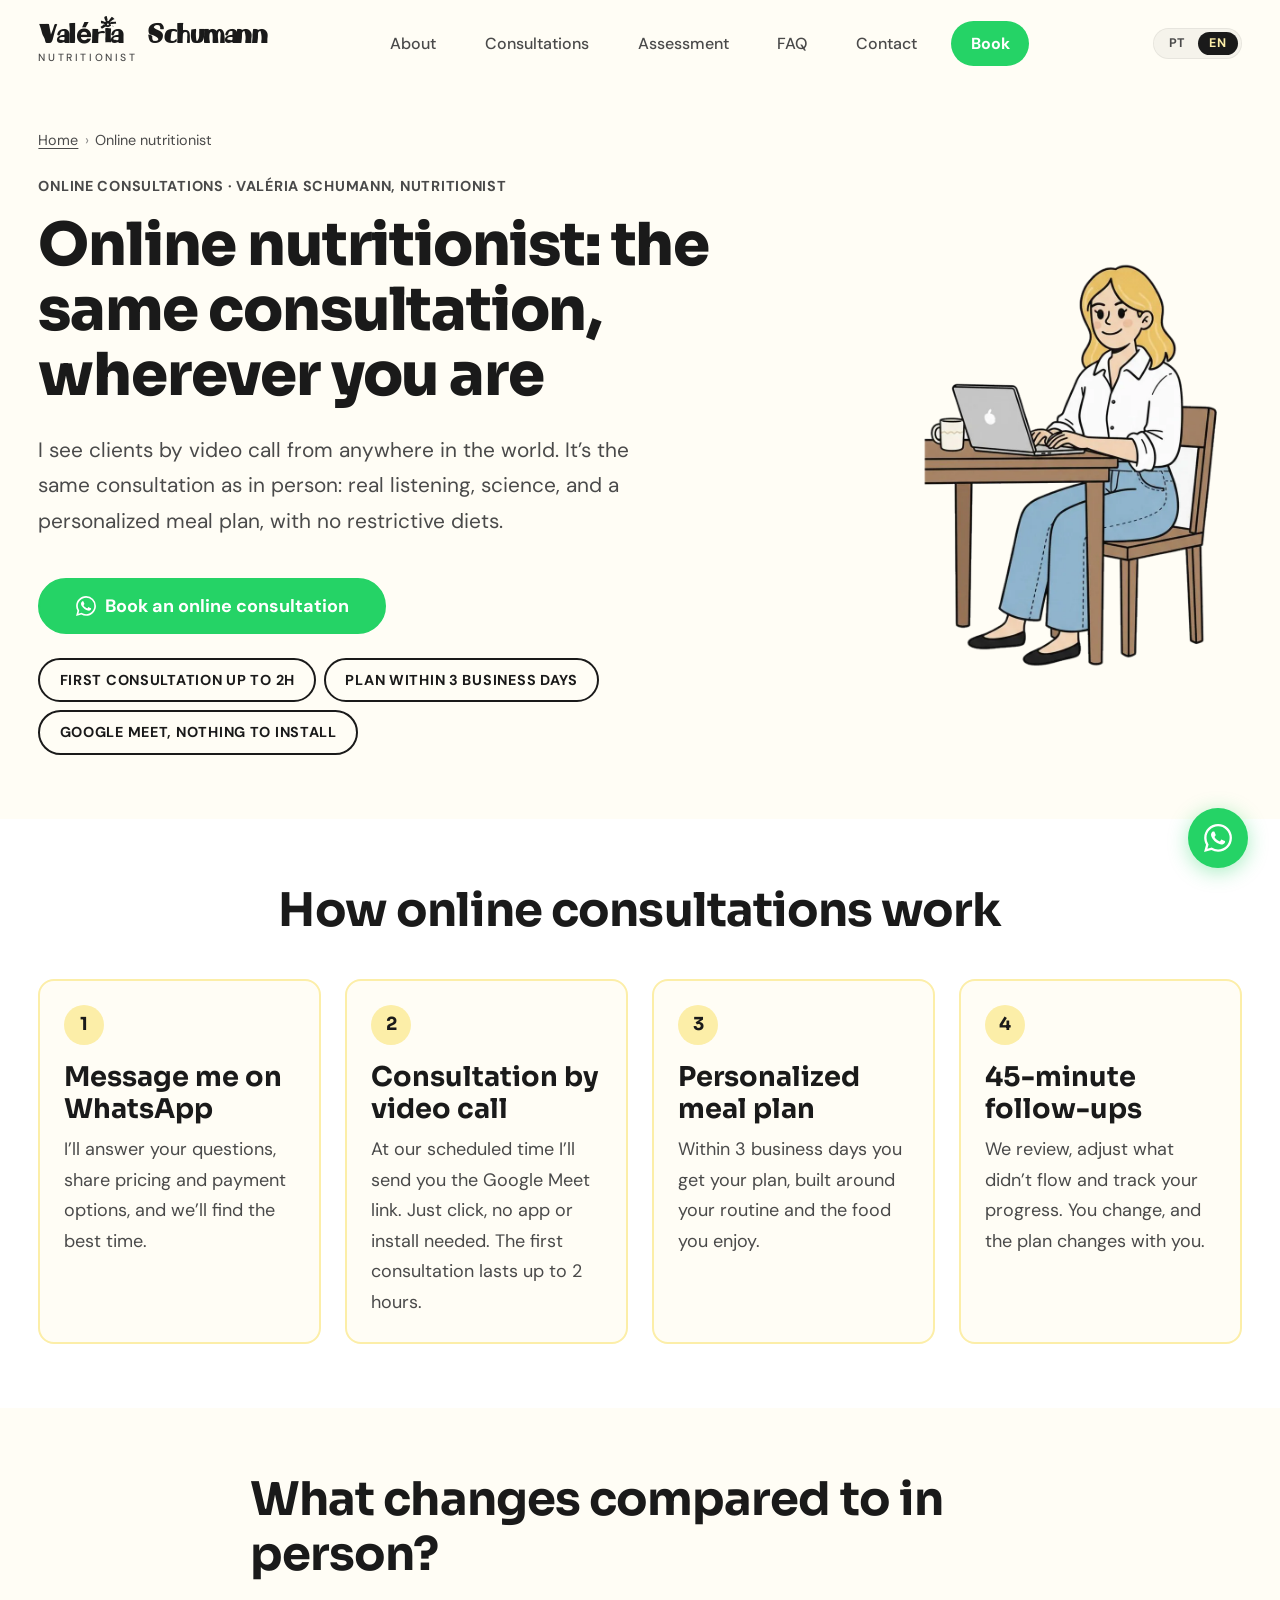
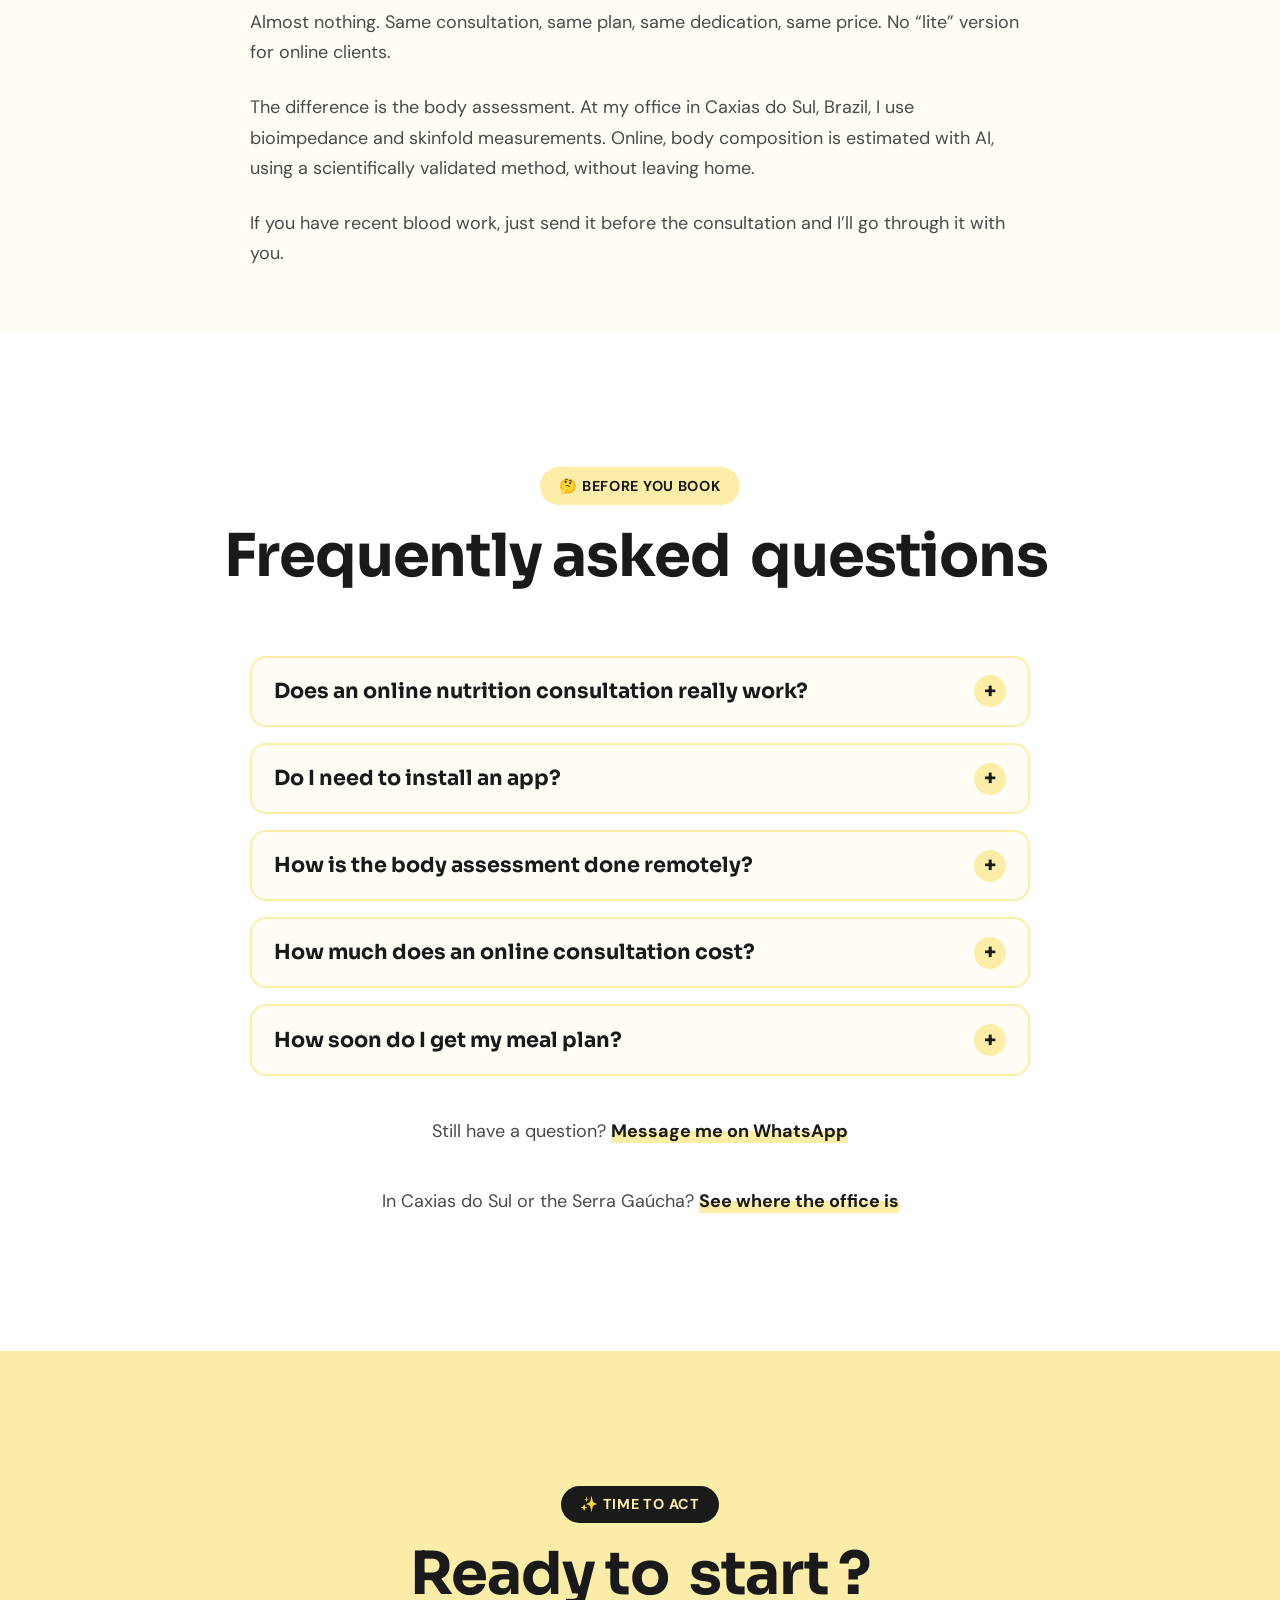
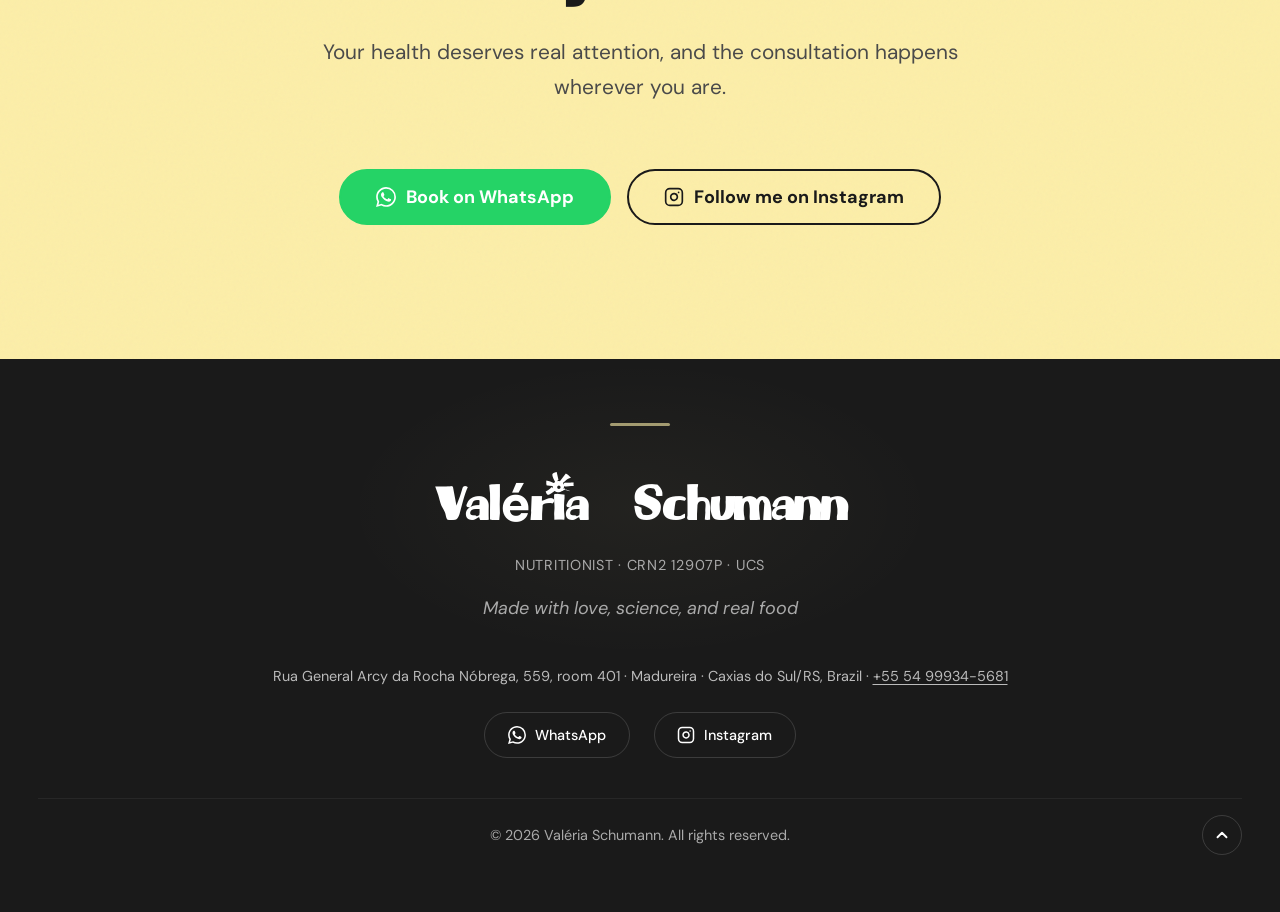
<file: en/online-nutritionist/index.html>
<!DOCTYPE html>
<html lang="en">
<head>
  <meta charset="UTF-8">
  <meta name="viewport" content="width=device-width, initial-scale=1.0, viewport-fit=cover">
  <meta name="description" content="Online nutritionist seeing clients worldwide by video call. A first consultation of up to 2 hours, a personalized meal plan and no restrictive diets. Book on WhatsApp.">
  <meta name="theme-color" content="#fffdf5">
  <meta name="robots" content="index, follow">
  <meta name="author" content="Valéria Schumann">
  <link rel="canonical" href="https://valeriaschumann.com.br/en/online-nutritionist/">

  <!-- Hreflang alternates -->
  <link rel="alternate" hreflang="pt-BR" href="https://valeriaschumann.com.br/nutricionista-online/">
  <link rel="alternate" hreflang="en" href="https://valeriaschumann.com.br/en/online-nutritionist/">
  <link rel="alternate" hreflang="x-default" href="https://valeriaschumann.com.br/nutricionista-online/">

  <!-- Open Graph -->
  <meta property="og:title" content="Online Nutritionist | Video Consultations | Valéria Schumann">
  <meta property="og:description" content="Online nutritionist seeing clients worldwide by video call. A first consultation of up to 2 hours, a personalized meal plan and no restrictive diets. Book on WhatsApp.">
  <meta property="og:type" content="website">
  <meta property="og:url" content="https://valeriaschumann.com.br/en/online-nutritionist/">
  <meta property="og:image" content="https://valeriaschumann.com.br/assets/images/og-cover.png">
  <meta property="og:image:width" content="1200">
  <meta property="og:image:height" content="630">
  <meta property="og:locale" content="en_US">
  <meta property="og:site_name" content="Valéria Schumann | Nutritionist">

  <!-- Twitter Card -->
  <meta name="twitter:card" content="summary_large_image">
  <meta name="twitter:title" content="Online Nutritionist | Video Consultations | Valéria Schumann">
  <meta name="twitter:description" content="Online nutritionist seeing clients worldwide by video call. A first consultation of up to 2 hours, a personalized meal plan and no restrictive diets. Book on WhatsApp.">
  <meta name="twitter:image" content="https://valeriaschumann.com.br/assets/images/og-cover.png">

  <title>Online Nutritionist | Video Consultations | Valéria Schumann</title>

  <!-- Google Analytics 4 -->
  <script async src="https://www.googletagmanager.com/gtag/js?id=G-0MT8F76G0W"></script>
  <script>
    window.dataLayer = window.dataLayer || [];
    function gtag(){ dataLayer.push(arguments); }
    gtag('js', new Date());
    gtag('config', 'G-0MT8F76G0W');
  </script>

  <!-- Structured Data — Service + Breadcrumb + FAQ -->
  <script type="application/ld+json">
{
  "@context": "https://schema.org",
  "@graph": [
    {
      "@type": "Service",
      "@id": "https://valeriaschumann.com.br/en/online-nutritionist/#service",
      "name": "Online nutrition consultation",
      "serviceType": "Nutritionist consultation by video call",
      "description": "Online nutritionist seeing clients worldwide by video call. A first consultation of up to 2 hours, a personalized meal plan and no restrictive diets. Book on WhatsApp.",
      "url": "https://valeriaschumann.com.br/en/online-nutritionist/",
      "provider": {
        "@id": "https://valeriaschumann.com.br/#business"
      },
      "areaServed": [
        {
          "@type": "Place",
          "name": "Worldwide"
        }
      ],
      "availableChannel": {
        "@type": "ServiceChannel",
        "name": "Video call on Google Meet"
      }
    },
    {
      "@type": "BreadcrumbList",
      "itemListElement": [
        {
          "@type": "ListItem",
          "position": 1,
          "name": "Home",
          "item": "https://valeriaschumann.com.br/en/"
        },
        {
          "@type": "ListItem",
          "position": 2,
          "name": "Online nutritionist",
          "item": "https://valeriaschumann.com.br/en/online-nutritionist/"
        }
      ]
    },
    {
      "@type": "FAQPage",
      "mainEntity": [
        {
          "@type": "Question",
          "name": "Does an online nutrition consultation really work?",
          "acceptedAnswer": {
            "@type": "Answer",
            "text": "Yes. The online consultation is the same as in person: the first one lasts up to 2 hours so I can understand your routine, history and goals, and you get a fully personalized meal plan. I'm a registered nutritionist in Brazil (CRN2 12907P)."
          }
        },
        {
          "@type": "Question",
          "name": "Do I need to install an app?",
          "acceptedAnswer": {
            "@type": "Answer",
            "text": "No. The consultation is a video call on Google Meet: I send the link at our scheduled time and you just click, on your phone or computer."
          }
        },
        {
          "@type": "Question",
          "name": "How is the body assessment done remotely?",
          "acceptedAnswer": {
            "@type": "Answer",
            "text": "I use an AI-based estimate of body composition, with a scientifically validated method, without you leaving home."
          }
        },
        {
          "@type": "Question",
          "name": "How much does an online consultation cost?",
          "acceptedAnswer": {
            "@type": "Answer",
            "text": "The price is the same as in person. What changes is whether you prefer a single consultation or a follow-up package. Message me on WhatsApp and I'll share pricing and payment options, no strings attached."
          }
        },
        {
          "@type": "Question",
          "name": "How soon do I get my meal plan?",
          "acceptedAnswer": {
            "@type": "Answer",
            "text": "Within 3 business days after the consultation."
          }
        }
      ]
    }
  ]
}
  </script>

  <!-- Favicon -->
  <link rel="icon" href="/favicon.ico" sizes="32x32">
  <link rel="icon" href="/favicon-32x32.png" type="image/png" sizes="32x32">
  <link rel="icon" href="/favicon-16x16.png" type="image/png" sizes="16x16">
  <link rel="apple-touch-icon" href="/apple-touch-icon.png" sizes="180x180">
  <link rel="manifest" href="/site.webmanifest">

  <!-- Google Fonts: DM Sans -->
  <link rel="preconnect" href="https://fonts.googleapis.com">
  <link rel="preconnect" href="https://fonts.gstatic.com" crossorigin>
  <link rel="preload" as="style" href="https://fonts.googleapis.com/css2?family=DM+Sans:ital,opsz,wght@0,9..40,400;0,9..40,500;0,9..40,700;1,9..40,400&family=Sora:wght@400;700;800&display=swap">
  <link href="https://fonts.googleapis.com/css2?family=DM+Sans:ital,opsz,wght@0,9..40,400;0,9..40,500;0,9..40,700;1,9..40,400&family=Sora:wght@400;700;800&display=swap" rel="stylesheet" media="print" onload="this.media='all'">
  <noscript><link href="https://fonts.googleapis.com/css2?family=DM+Sans:ital,opsz,wght@0,9..40,400;0,9..40,500;0,9..40,700;1,9..40,400&family=Sora:wght@400;700;800&display=swap" rel="stylesheet"></noscript>

  <!-- CSS -->
  <link rel="stylesheet" href="/css/variables.css">
  <link rel="stylesheet" href="/css/reset.css">
  <link rel="stylesheet" href="/css/typography.css">
  <link rel="stylesheet" href="/css/layout.css">
  <link rel="stylesheet" href="/css/components.css">
  <link rel="stylesheet" href="/css/sections.css">
  <link rel="stylesheet" href="/css/animations.css">
  <link rel="stylesheet" href="/css/responsive.css">
  <link rel="stylesheet" href="/css/pages.css">
</head>
<body>

  <a href="#main-content" class="skip-link">Skip to content</a>

  <div class="scroll-progress" id="scrollProgress" role="progressbar" aria-valuenow="0" aria-valuemin="0" aria-valuemax="100" aria-label="Page reading progress"></div>

  <!-- ====== NAVBAR ====== -->
  <nav class="navbar" id="navbar" aria-label="Main navigation">
    <div class="container navbar__inner">
      <a href="/en/" class="navbar__logo">
        <span class="navbar__logo-name">Valéria Schumann</span>
        <span class="navbar__logo-sub">Nutritionist</span>
      </a>

      <div class="navbar__links">
        <a href="/en/#sobre">About</a>
        <a href="/en/#consultas">Consultations</a>
        <a href="/en/#avaliacao">Assessment</a>
        <a href="/en/#duvidas">FAQ</a>
        <a href="/en/#contato">Contact</a>
        <a href="https://wa.me/5554999345681?text=Hi%2C%20Val%21%20I%20found%20your%20website%20and%20I%27d%20like%20to%20book%20a%20consultation." data-whatsapp="Hi, Val! I found your website and I&#x27;d like to book a consultation." data-location="navbar" target="_blank" rel="noopener noreferrer" class="navbar__cta">Book</a>
      </div>

      <div class="lang-switch" role="group" aria-label="Idioma / Language">
        <a href="/nutricionista-online/" class="lang-switch__opt" lang="pt-BR">PT</a>
        <a href="/en/online-nutritionist/" class="lang-switch__opt" aria-current="page" lang="en">EN</a>
      </div>

      <button class="navbar__hamburger" aria-label="Open navigation menu" aria-expanded="false" aria-controls="mobileMenu">
        <span></span>
        <span></span>
        <span></span>
      </button>
    </div>

    <div class="navbar__overlay" id="mobileMenu" role="dialog" aria-label="Navigation menu" aria-modal="true">
      <a href="/en/#sobre">About</a>
      <a href="/en/#consultas">Consultations</a>
      <a href="/en/#avaliacao">Assessment</a>
      <a href="/en/#duvidas">FAQ</a>
      <a href="/en/#contato">Contact</a>
      <a href="https://wa.me/5554999345681?text=Hi%2C%20Val%21%20I%20found%20your%20website%20and%20I%27d%20like%20to%20book%20a%20consultation." data-whatsapp="Hi, Val! I found your website and I&#x27;d like to book a consultation." data-location="mobile_menu" target="_blank" rel="noopener noreferrer" class="btn btn--whatsapp navbar__overlay-cta">Book on WhatsApp</a>
    </div>
  </nav>


  <main id="main-content">

  <!-- ====== PAGE HERO ====== -->
  <header class="page-hero">
    <div class="container">
      <nav class="breadcrumb" aria-label="You are here">
        <ol>
          <li><a href="/en/">Home</a></li>
          <li aria-current="page">Online nutritionist</li>
        </ol>
      </nav>

      <div class="page-hero__grid">
        <div>
          <span class="hero__eyebrow">Online consultations · Valéria Schumann, nutritionist</span>
          <h1 class="page-hero__title">Online nutritionist: the same consultation, wherever you are</h1>
          <p class="page-hero__lede">I see clients by video call from anywhere in the world. It&rsquo;s the same consultation as in person: real listening, science, and a personalized meal plan, with no restrictive diets.</p>
          <a href="https://wa.me/5554999345681?text=Hi%2C%20Val%21%20I%20found%20your%20website%20and%20I%27d%20like%20to%20know%20more%20about%20online%20consultations." data-whatsapp="Hi, Val! I found your website and I&#x27;d like to know more about online consultations." data-location="hero" target="_blank" rel="noopener noreferrer" class="btn btn--whatsapp">
            <svg aria-hidden="true" viewBox="0 0 24 24" fill="currentColor"><path d="M17.472 14.382c-.297-.149-1.758-.867-2.03-.967-.273-.099-.471-.148-.67.15-.197.297-.767.966-.94 1.164-.173.199-.347.223-.644.075-.297-.15-1.255-.463-2.39-1.475-.883-.788-1.48-1.761-1.653-2.059-.173-.297-.018-.458.13-.606.134-.133.298-.347.446-.52.149-.174.198-.298.298-.497.099-.198.05-.371-.025-.52-.075-.149-.669-1.612-.916-2.207-.242-.579-.487-.5-.669-.51-.173-.008-.371-.01-.57-.01-.198 0-.52.074-.792.372-.272.297-1.04 1.016-1.04 2.479 0 1.462 1.065 2.875 1.213 3.074.149.198 2.096 3.2 5.077 4.487.709.306 1.262.489 1.694.625.712.227 1.36.195 1.871.118.571-.085 1.758-.719 2.006-1.413.248-.694.248-1.289.173-1.413-.074-.124-.272-.198-.57-.347m-5.421 7.403h-.004a9.87 9.87 0 01-5.031-1.378l-.361-.214-3.741.982.998-3.648-.235-.374a9.86 9.86 0 01-1.51-5.26c.001-5.45 4.436-9.884 9.888-9.884 2.64 0 5.122 1.03 6.988 2.898a9.825 9.825 0 012.893 6.994c-.003 5.45-4.437 9.884-9.885 9.884m8.413-18.297A11.815 11.815 0 0012.05 0C5.495 0 .16 5.335.157 11.892c0 2.096.547 4.142 1.588 5.945L.057 24l6.305-1.654a11.882 11.882 0 005.683 1.448h.005c6.554 0 11.89-5.335 11.893-11.893a11.821 11.821 0 00-3.48-8.413z"/></svg>
            Book an online consultation
          </a>
          <div class="page-hero__facts">
            <span class="badge badge--outline">First consultation up to 2h</span>
            <span class="badge badge--outline">Plan within 3 business days</span>
            <span class="badge badge--outline">Google Meet, nothing to install</span>
          </div>
        </div>
        <div class="page-hero__illus">
          <picture><source type="image/webp" srcset="/assets/images/consultation-laptop.webp"><img src="/assets/images/consultation-laptop.png" alt="Valéria at her laptop preparing your meal plan" width="460" height="660" fetchpriority="high"></picture>
        </div>
      </div>
    </div>
  </header>


  <section class="page-section page-section--white">
    <div class="container">
      <h2 class="page-section__title text-center">How online consultations work</h2>
      <ol class="step-grid step-grid--4">
        <li class="step-card">
          <span class="step-card__num" aria-hidden="true">1</span>
          <h3 class="step-card__title">Message me on WhatsApp</h3>
          <p>I&rsquo;ll answer your questions, share pricing and payment options, and we&rsquo;ll find the best time.</p>
        </li>
        <li class="step-card">
          <span class="step-card__num" aria-hidden="true">2</span>
          <h3 class="step-card__title">Consultation by video call</h3>
          <p>At our scheduled time I&rsquo;ll send you the Google Meet link. Just click, no app or install needed. The first consultation lasts up to 2 hours.</p>
        </li>
        <li class="step-card">
          <span class="step-card__num" aria-hidden="true">3</span>
          <h3 class="step-card__title">Personalized meal plan</h3>
          <p>Within 3 business days you get your plan, built around your routine and the food you enjoy.</p>
        </li>
        <li class="step-card">
          <span class="step-card__num" aria-hidden="true">4</span>
          <h3 class="step-card__title">45-minute follow-ups</h3>
          <p>We review, adjust what didn&rsquo;t flow and track your progress. You change, and the plan changes with you.</p>
        </li>
      </ol>
    </div>
  </section>


  <section class="page-section">
    <div class="container">
      <div class="page-prose">
        <h2 class="page-section__title">What changes compared to in person?</h2>
        <p>Almost nothing. Same consultation, same plan, same dedication, same price. No &ldquo;lite&rdquo; version for online clients.</p>
        <p>The difference is the body assessment. At my office in Caxias do Sul, Brazil, I use bioimpedance and skinfold measurements. Online, body composition is estimated with AI, using a scientifically validated method, without leaving home.</p>
        <p>If you have recent blood work, just send it before the consultation and I&rsquo;ll go through it with you.</p>
      </div>
    </div>
  </section>


  <!-- ====== FAQ ====== -->
  <section class="faq section" id="duvidas">
    <div class="container">
      <div class="text-center" style="margin-bottom:var(--space-xl)">
        <span class="section-tag">&#129300; Before you book</span>
        <h2 class="h1">Frequently asked <span class="highlight">questions</span></h2>
      </div>

      <div class="faq__list">
        <details class="faq-item">
          <summary class="faq-item__q">Does an online nutrition consultation really work?</summary>
          <p class="faq-item__a">Yes. The online consultation is the same as in person: the first one lasts up to 2 hours so I can understand your routine, history and goals, and you get a fully personalized meal plan. I&#x27;m a registered nutritionist in Brazil (CRN2 12907P).</p>
        </details>
        <details class="faq-item">
          <summary class="faq-item__q">Do I need to install an app?</summary>
          <p class="faq-item__a">No. The consultation is a video call on Google Meet: I send the link at our scheduled time and you just click, on your phone or computer.</p>
        </details>
        <details class="faq-item">
          <summary class="faq-item__q">How is the body assessment done remotely?</summary>
          <p class="faq-item__a">I use an AI-based estimate of body composition, with a scientifically validated method, without you leaving home.</p>
        </details>
        <details class="faq-item">
          <summary class="faq-item__q">How much does an online consultation cost?</summary>
          <p class="faq-item__a">The price is the same as in person. What changes is whether you prefer a single consultation or a follow-up package. Message me on WhatsApp and I&#x27;ll share pricing and payment options, no strings attached.</p>
        </details>
        <details class="faq-item">
          <summary class="faq-item__q">How soon do I get my meal plan?</summary>
          <p class="faq-item__a">Within 3 business days after the consultation.</p>
        </details>
      </div>

      <p class="faq__more">Still have a question? <a href="https://wa.me/5554999345681?text=Hi%2C%20Val%21%20I%20found%20your%20website%20and%20I%20have%20a%20question." data-whatsapp="Hi, Val! I found your website and I have a question." data-location="faq" target="_blank" rel="noopener noreferrer" class="faq__more-link">Message me on WhatsApp</a></p>
      <p class="page-related">In Caxias do Sul or the Serra Gaúcha? <a class="faq__more-link" href="/en/#local">See where the office is</a></p>
    </div>
  </section>


  <!-- ====== CTA ====== -->
  <section class="cta section" id="contato">
    <div class="container">
      <div class="cta__content">
        <span class="section-tag">&#10024; Time to act</span>
        <h2 class="h1 cta__headline">Ready to <span class="highlight">start</span>?</h2>
        <p class="cta__subtitle">Your health deserves real attention, and the consultation happens wherever you are.</p>

        <div class="cta__buttons">
          <a href="https://wa.me/5554999345681?text=Hi%2C%20Val%21%20I%20found%20your%20website%20and%20I%27d%20like%20to%20know%20more%20about%20online%20consultations." data-whatsapp="Hi, Val! I found your website and I&#x27;d like to know more about online consultations." data-location="contato" target="_blank" rel="noopener noreferrer" class="btn btn--whatsapp">
            <svg aria-hidden="true" viewBox="0 0 24 24" fill="currentColor"><path d="M17.472 14.382c-.297-.149-1.758-.867-2.03-.967-.273-.099-.471-.148-.67.15-.197.297-.767.966-.94 1.164-.173.199-.347.223-.644.075-.297-.15-1.255-.463-2.39-1.475-.883-.788-1.48-1.761-1.653-2.059-.173-.297-.018-.458.13-.606.134-.133.298-.347.446-.52.149-.174.198-.298.298-.497.099-.198.05-.371-.025-.52-.075-.149-.669-1.612-.916-2.207-.242-.579-.487-.5-.669-.51-.173-.008-.371-.01-.57-.01-.198 0-.52.074-.792.372-.272.297-1.04 1.016-1.04 2.479 0 1.462 1.065 2.875 1.213 3.074.149.198 2.096 3.2 5.077 4.487.709.306 1.262.489 1.694.625.712.227 1.36.195 1.871.118.571-.085 1.758-.719 2.006-1.413.248-.694.248-1.289.173-1.413-.074-.124-.272-.198-.57-.347m-5.421 7.403h-.004a9.87 9.87 0 01-5.031-1.378l-.361-.214-3.741.982.998-3.648-.235-.374a9.86 9.86 0 01-1.51-5.26c.001-5.45 4.436-9.884 9.888-9.884 2.64 0 5.122 1.03 6.988 2.898a9.825 9.825 0 012.893 6.994c-.003 5.45-4.437 9.884-9.885 9.884m8.413-18.297A11.815 11.815 0 0012.05 0C5.495 0 .16 5.335.157 11.892c0 2.096.547 4.142 1.588 5.945L.057 24l6.305-1.654a11.882 11.882 0 005.683 1.448h.005c6.554 0 11.89-5.335 11.893-11.893a11.821 11.821 0 00-3.48-8.413z"/></svg>
            Book on WhatsApp
          </a>
          <a href="https://www.instagram.com/valeria_schumann/" target="_blank" rel="noopener noreferrer" class="btn btn--outline" data-location="contato">
            <svg aria-hidden="true" viewBox="0 0 24 24" fill="none" stroke="currentColor" stroke-width="2" stroke-linecap="round" stroke-linejoin="round"><rect x="2" y="2" width="20" height="20" rx="5" ry="5"/><path d="M16 11.37A4 4 0 1 1 12.63 8 4 4 0 0 1 16 11.37z"/><line x1="17.5" y1="6.5" x2="17.51" y2="6.5"/></svg>
            Follow me on Instagram
          </a>
        </div>
      </div>
    </div>
  </section>

  </main>


  <!-- ====== FOOTER ====== -->
  <footer class="footer">
    <div class="container">
      <div class="footer__accent-line" aria-hidden="true"></div>

      <div class="footer__logo">Valéria Schumann</div>
      <p class="footer__role">Nutritionist · CRN2 12907P · UCS</p>
      <p class="footer__tagline">Made with love, science, and real food</p>
      <p class="footer__nap">Rua General Arcy da Rocha Nóbrega, 559, room 401 · Madureira · Caxias do Sul/RS, Brazil · <a href="https://wa.me/5554999345681?text=Hi%2C%20Val%21%20I%20found%20your%20website." data-whatsapp="Hi, Val! I found your website." data-location="footer" target="_blank" rel="noopener noreferrer">+55 54 99934-5681</a></p>

      <div class="footer__socials">
        <a href="https://wa.me/5554999345681?text=Hi%2C%20Val%21%20I%20found%20your%20website." data-whatsapp="Hi, Val! I found your website." data-location="footer" target="_blank" rel="noopener noreferrer" aria-label="WhatsApp">
          <svg aria-hidden="true" viewBox="0 0 24 24" fill="currentColor"><path d="M17.472 14.382c-.297-.149-1.758-.867-2.03-.967-.273-.099-.471-.148-.67.15-.197.297-.767.966-.94 1.164-.173.199-.347.223-.644.075-.297-.15-1.255-.463-2.39-1.475-.883-.788-1.48-1.761-1.653-2.059-.173-.297-.018-.458.13-.606.134-.133.298-.347.446-.52.149-.174.198-.298.298-.497.099-.198.05-.371-.025-.52-.075-.149-.669-1.612-.916-2.207-.242-.579-.487-.5-.669-.51-.173-.008-.371-.01-.57-.01-.198 0-.52.074-.792.372-.272.297-1.04 1.016-1.04 2.479 0 1.462 1.065 2.875 1.213 3.074.149.198 2.096 3.2 5.077 4.487.709.306 1.262.489 1.694.625.712.227 1.36.195 1.871.118.571-.085 1.758-.719 2.006-1.413.248-.694.248-1.289.173-1.413-.074-.124-.272-.198-.57-.347m-5.421 7.403h-.004a9.87 9.87 0 01-5.031-1.378l-.361-.214-3.741.982.998-3.648-.235-.374a9.86 9.86 0 01-1.51-5.26c.001-5.45 4.436-9.884 9.888-9.884 2.64 0 5.122 1.03 6.988 2.898a9.825 9.825 0 012.893 6.994c-.003 5.45-4.437 9.884-9.885 9.884m8.413-18.297A11.815 11.815 0 0012.05 0C5.495 0 .16 5.335.157 11.892c0 2.096.547 4.142 1.588 5.945L.057 24l6.305-1.654a11.882 11.882 0 005.683 1.448h.005c6.554 0 11.89-5.335 11.893-11.893a11.821 11.821 0 00-3.48-8.413z"/></svg>
        </a>
        <a href="https://www.instagram.com/valeria_schumann/" target="_blank" rel="noopener noreferrer" data-location="footer" aria-label="Instagram">
          <svg aria-hidden="true" viewBox="0 0 24 24" fill="none" stroke="currentColor" stroke-width="2" stroke-linecap="round" stroke-linejoin="round"><rect x="2" y="2" width="20" height="20" rx="5" ry="5"/><path d="M16 11.37A4 4 0 1 1 12.63 8 4 4 0 0 1 16 11.37z"/><line x1="17.5" y1="6.5" x2="17.51" y2="6.5"/></svg>
        </a>
      </div>

      <div class="footer__bottom">
        <p class="footer__copy">© 2026 Valéria Schumann. All rights reserved.</p>
        <a href="#main-content" class="footer__back-top" aria-label="Back to top">
          <svg aria-hidden="true" viewBox="0 0 24 24" fill="none" stroke="currentColor" stroke-width="2.5" stroke-linecap="round" stroke-linejoin="round"><polyline points="18 15 12 9 6 15"/></svg>
        </a>
      </div>
    </div>
  </footer>

  <!-- ====== FLOATING WHATSAPP ====== -->
  <a href="https://wa.me/5554999345681?text=Hi%2C%20Val%21%20I%20found%20your%20website%20and%20I%27d%20like%20to%20know%20more%20about%20online%20consultations." data-whatsapp="Hi, Val! I found your website and I&#x27;d like to know more about online consultations." data-location="floating" target="_blank" rel="noopener noreferrer" class="whatsapp-float" aria-label="Book on WhatsApp">
    <svg aria-hidden="true" viewBox="0 0 24 24" fill="currentColor"><path d="M17.472 14.382c-.297-.149-1.758-.867-2.03-.967-.273-.099-.471-.148-.67.15-.197.297-.767.966-.94 1.164-.173.199-.347.223-.644.075-.297-.15-1.255-.463-2.39-1.475-.883-.788-1.48-1.761-1.653-2.059-.173-.297-.018-.458.13-.606.134-.133.298-.347.446-.52.149-.174.198-.298.298-.497.099-.198.05-.371-.025-.52-.075-.149-.669-1.612-.916-2.207-.242-.579-.487-.5-.669-.51-.173-.008-.371-.01-.57-.01-.198 0-.52.074-.792.372-.272.297-1.04 1.016-1.04 2.479 0 1.462 1.065 2.875 1.213 3.074.149.198 2.096 3.2 5.077 4.487.709.306 1.262.489 1.694.625.712.227 1.36.195 1.871.118.571-.085 1.758-.719 2.006-1.413.248-.694.248-1.289.173-1.413-.074-.124-.272-.198-.57-.347m-5.421 7.403h-.004a9.87 9.87 0 01-5.031-1.378l-.361-.214-3.741.982.998-3.648-.235-.374a9.86 9.86 0 01-1.51-5.26c.001-5.45 4.436-9.884 9.888-9.884 2.64 0 5.122 1.03 6.988 2.898a9.825 9.825 0 012.893 6.994c-.003 5.45-4.437 9.884-9.885 9.884m8.413-18.297A11.815 11.815 0 0012.05 0C5.495 0 .16 5.335.157 11.892c0 2.096.547 4.142 1.588 5.945L.057 24l6.305-1.654a11.882 11.882 0 005.683 1.448h.005c6.554 0 11.89-5.335 11.893-11.893a11.821 11.821 0 00-3.48-8.413z"/></svg>
  </a>

  <script src="/js/main.js"></script>
</body>
</html>
</file>
<file: css/variables.css>
/* ============================================
   DESIGN TOKENS — Valéria Schumann Nutricionista
   ============================================ */

:root {
  /* Colors */
  --color-butter:       #fceea8;
  --color-butter-light: #fef8d6;
  --color-cream:        #fffdf5;
  --color-white:        #ffffff;
  --color-black:        #1a1a1a;
  --color-dark:         #2a2a2a;
  --color-gray-600:     #4a4a4a;
  --color-gray-400:     #8a8a8a;
  --color-gray-200:     #d4d4d4;

  /* Accent colors */
  --color-green:        #3a7d44;
  --color-green-light:  #e8f5e9;
  --color-green-bg:     #f0f9f1;
  --color-wine:         #722f37;
  --color-wine-light:   #fce4ec;
  --color-wine-bg:      #fdf0f2;
  --color-whatsapp:     #25d366;
  --color-whatsapp-hover: #1eba59;
  --color-instagram:    #e1306c;

  /* Assessment pastel cards */
  --color-sage:           #e8f5e9;
  --color-sage-accent:    #43a047;
  --color-peach:          #fff3e0;
  --color-peach-accent:   #ef6c00;
  --color-lavender:       #ede7f6;
  --color-lavender-accent:#5e35b1;

  /* Highlight */
  --highlight: linear-gradient(
    180deg,
    transparent 50%,
    var(--color-butter) 50%
  );

  /* Typography */
  --font-display: 'Sora', -apple-system, BlinkMacSystemFont, 'Segoe UI', sans-serif;
  --font-logo:    'Beam', 'Sora', -apple-system, BlinkMacSystemFont, 'Segoe UI', sans-serif;
  --font-body:    'DM Sans', -apple-system, BlinkMacSystemFont, 'Segoe UI', sans-serif;

  --fs-hero:    clamp(2.5rem, 3.5vw + 0.8rem, 4.2rem);
  --fs-h1:      clamp(2.2rem, 4vw + 0.5rem, 4rem);
  --fs-h2:      clamp(1.8rem, 3vw + 0.5rem, 3rem);
  --fs-h3:      clamp(1.3rem, 1.5vw + 0.5rem, 1.75rem);
  --fs-body:    clamp(1rem, 0.5vw + 0.875rem, 1.125rem);
  --fs-body-lg: clamp(1.1rem, 0.5vw + 1rem, 1.3rem);
  --fs-small:   clamp(0.8rem, 0.3vw + 0.75rem, 0.9rem);
  --fs-counter: clamp(3.5rem, 6vw + 1rem, 7rem);

  --fw-regular: 400;
  --fw-medium:  500;
  --fw-bold:    700;

  --lh-tight:   1.1;
  --lh-heading: 1.2;
  --lh-body:    1.7;

  --ls-tight:   -0.02em;
  --ls-normal:  0;
  --ls-wide:    0.05em;

  /* Spacing */
  --space-xs:    0.5rem;
  --space-sm:    1rem;
  --space-md:    1.5rem;
  --space-lg:    2.5rem;
  --space-xl:    4rem;
  --space-2xl:   6rem;
  --space-3xl:   8rem;
  --space-section: clamp(5rem, 8vw + 2rem, 10rem);

  /* Layout */
  --container-max:   1280px;
  --container-narrow: 960px;
  --container-pad:   clamp(1.25rem, 3vw, 3rem);

  /* Borders */
  --radius-sm:  8px;
  --radius-md:  16px;
  --radius-lg:  24px;
  --radius-xl:  32px;
  --radius-full: 9999px;

  /* Shadows */
  --shadow-sm:    0 2px 8px rgba(0, 0, 0, 0.06);
  --shadow-md:    0 4px 20px rgba(0, 0, 0, 0.08);
  --shadow-lg:    0 8px 40px rgba(0, 0, 0, 0.12);
  --shadow-float: 0 12px 48px rgba(0, 0, 0, 0.15);

  /* Transitions */
  --ease-out:     cubic-bezier(0.16, 1, 0.3, 1);
  --ease-bounce:  cubic-bezier(0.34, 1.56, 0.64, 1);
  --ease-smooth:  cubic-bezier(0.4, 0, 0.2, 1);
  --duration-fast: 200ms;
  --duration-mid:  400ms;
  --duration-slow: 700ms;

  /* Z-index */
  --z-base:      1;
  --z-float:     10;
  --z-nav:       100;
  --z-overlay:   200;
  --z-whatsapp:  150;
}
</file>
<file: css/typography.css>
/* ============================================
   TYPOGRAPHY — @font-face + Hierarchy
   ============================================ */

/* Beam — Hand-drawn logo font */
@font-face {
  font-family: 'Beam';
  src: url('../assets/fonts/TayBea/Beam.woff2') format('woff2'),
       url('../assets/fonts/TayBea/Beam.woff') format('woff'),
       url('../assets/fonts/TayBea/Beam.ttf') format('truetype');
  font-weight: 400;
  font-style: normal;
  font-display: swap;
}

/* DM Sans — Body font (Google Fonts loaded in HTML) */

/* Base */
body {
  font-family: var(--font-body);
  font-size: var(--fs-body);
  font-weight: var(--fw-regular);
  line-height: var(--lh-body);
  color: var(--color-black);
}

/* Display / Hero */
.text-hero {
  font-family: var(--font-display);
  font-size: var(--fs-hero);
  font-weight: var(--fw-bold);
  line-height: var(--lh-tight);
  letter-spacing: var(--ls-tight);

  word-spacing: normal;
  color: var(--color-black);
}

/* Headings */
h1, .h1 {
  font-family: var(--font-display);
  font-size: var(--fs-h1);
  font-weight: var(--fw-bold);
  line-height: var(--lh-heading);
  letter-spacing: -0.02em;

}

h2, .h2 {
  font-family: var(--font-display);
  font-size: var(--fs-h2);
  font-weight: var(--fw-bold);
  line-height: var(--lh-heading);
  letter-spacing: -0.02em;

}

h3, .h3 {
  font-family: var(--font-display);
  font-size: var(--fs-h3);
  font-weight: var(--fw-bold);
  line-height: var(--lh-heading);

}

/* Body sizes */
.text-lg {
  font-size: var(--fs-body-lg);
}

.text-sm {
  font-size: var(--fs-small);
}

/* Special */
.text-counter {
  font-family: var(--font-display);
  font-size: var(--fs-counter);
  font-weight: var(--fw-bold);
  line-height: 1;
  letter-spacing: var(--ls-tight);

}

/* Serif accent for display font */
.font-display {

  word-spacing: 0.08em;
}

/* Highlight mark — yellow underline effect with reveal shimmer */
.highlight {
  background-image: var(--highlight);
  background-repeat: no-repeat;
  background-size: 0% 100%;
  padding: 0 0.15em;
  display: inline;
}

/* Serif accent for special words */
.font-display {
  font-family: var(--font-display);
}

/* Text colors */
.text-white { color: var(--color-white); }
.text-muted { color: var(--color-gray-600); }
.text-butter { color: var(--color-butter); }
</file>
<file: css/layout.css>
/* ============================================
   LAYOUT — Containers, Grids, Utilities
   ============================================ */

/* Containers */
.container {
  width: 100%;
  max-width: var(--container-max);
  margin: 0 auto;
  padding-left: var(--container-pad);
  padding-right: var(--container-pad);
}

.container--narrow {
  max-width: var(--container-narrow);
}

/* Section spacing */
.section {
  padding-top: var(--space-section);
  padding-bottom: var(--space-section);
  position: relative;
  overflow-x: clip;
}

/* 2-column grid */
.grid-2 {
  display: grid;
  grid-template-columns: 1fr;
  gap: var(--space-xl);
  align-items: center;
}

.grid-2--text-first {
  grid-template-columns: 1fr;
}

.grid-2--img-first {
  grid-template-columns: 1fr;
}

/* Cards grid */
.grid-cards {
  display: grid;
  grid-template-columns: 1fr;
  gap: var(--space-lg);
}

.grid-3 {
  display: grid;
  grid-template-columns: 1fr;
  gap: var(--space-lg);
}

/* Flex utilities */
.flex { display: flex; }
.flex-col { flex-direction: column; }
.flex-center { align-items: center; justify-content: center; }
.flex-between { justify-content: space-between; }
.flex-gap-sm { gap: var(--space-sm); }
.flex-gap-md { gap: var(--space-md); }
.flex-gap-lg { gap: var(--space-lg); }
.flex-wrap { flex-wrap: wrap; }

/* Spacing utilities */
.mt-sm { margin-top: var(--space-sm); }
.mt-md { margin-top: var(--space-md); }
.mt-lg { margin-top: var(--space-lg); }
.mt-xl { margin-top: var(--space-xl); }
.mb-sm { margin-bottom: var(--space-sm); }
.mb-md { margin-bottom: var(--space-md); }
.mb-lg { margin-bottom: var(--space-lg); }

/* Text alignment */
.text-center { text-align: center; }
.text-left { text-align: left; }

/* Width */
.w-full { width: 100%; }
.mx-auto { margin-left: auto; margin-right: auto; }

/* Illustration wrapper */
.illus-wrap {
  position: relative;
  display: flex;
  align-items: center;
  justify-content: center;
}

.illus-wrap img {
  width: 100%;
  max-width: 420px;
  height: auto;
  /* transparent PNG — no blend mode needed */
}

/* For dark sections: white container around illustration */
.illus-wrap--dark img {
  mix-blend-mode: normal;
  background: var(--color-white);
  border-radius: var(--radius-lg);
  padding: var(--space-md);
}

/* Decorative floating illustration */
.illus-deco {
  position: absolute;
  /* transparent PNG — no blend mode needed */
  pointer-events: none;
  z-index: var(--z-float);
}
</file>
<file: css/components.css>
/* ============================================
   COMPONENTS — Buttons, Cards, Lists, Badges
   ============================================ */

/* ---- BUTTONS ---- */
.btn {
  display: inline-flex;
  align-items: center;
  justify-content: center;
  gap: 0.6rem;
  padding: 1rem 2.2rem;
  border-radius: var(--radius-full);
  font-family: var(--font-body);
  font-size: var(--fs-body);
  font-weight: var(--fw-bold);
  line-height: 1;
  transition: all var(--duration-fast) var(--ease-smooth);
  cursor: pointer;
  border: 2px solid transparent;
  white-space: nowrap;
}

.btn--primary {
  background: var(--color-black);
  color: var(--color-white);
  border-color: var(--color-black);
}

.btn--primary:hover {
  background: var(--color-dark);
  transform: translateY(-2px);
  box-shadow: var(--shadow-md);
}

.btn--whatsapp {
  background: var(--color-whatsapp);
  color: var(--color-white);
  border-color: var(--color-whatsapp);
}

.btn--whatsapp:hover {
  background: var(--color-whatsapp-hover);
  transform: translateY(-2px);
  box-shadow: 0 6px 24px rgba(37, 211, 102, 0.35);
}

.btn--outline {
  background: transparent;
  color: var(--color-black);
  border-color: var(--color-black);
}

.btn--outline:hover {
  background: var(--color-black);
  color: var(--color-white);
  transform: translateY(-2px);
}

.btn--outline-white {
  background: transparent;
  color: var(--color-white);
  border-color: var(--color-white);
}

.btn--outline-white:hover {
  background: var(--color-white);
  color: var(--color-black);
  transform: translateY(-2px);
}

.btn svg {
  width: 20px;
  height: 20px;
  flex-shrink: 0;
}

/* Touch feedback */
.btn:active {
  transform: scale(0.96);
  transition-duration: 80ms;
}

/* ---- CARDS ---- */
.card {
  padding: var(--space-lg);
  border-radius: var(--radius-lg);
  position: relative;
}

.card--green {
  background: var(--color-green-bg);
  border: 2px solid rgba(58, 125, 68, 0.2);
  box-shadow: 0 2px 12px rgba(58, 125, 68, 0.06);
  transition: transform var(--duration-fast) var(--ease-smooth),
              box-shadow var(--duration-fast) var(--ease-smooth);
}

.card--green:hover {
  transform: translateY(-4px);
  box-shadow: 0 8px 24px rgba(58, 125, 68, 0.12);
}

.card--wine {
  background: var(--color-wine-bg);
  border: 2px solid rgba(114, 47, 55, 0.2);
  box-shadow: 0 2px 12px rgba(114, 47, 55, 0.06);
  transition: transform var(--duration-fast) var(--ease-smooth),
              box-shadow var(--duration-fast) var(--ease-smooth);
}

.card--wine:hover {
  transform: translateY(-4px);
  box-shadow: 0 8px 24px rgba(114, 47, 55, 0.12);
}

.card--dark {
  background: var(--color-dark);
  color: var(--color-white);
  border: 1px solid rgba(255, 255, 255, 0.1);
}

.card__icon {
  width: 48px;
  height: 48px;
  border-radius: var(--radius-md);
  display: flex;
  align-items: center;
  justify-content: center;
  font-size: 1.5rem;
  margin-bottom: var(--space-md);
  font-weight: var(--fw-bold);
}

.card--green .card__icon {
  background: var(--color-green);
  color: var(--color-white);
}

.card--wine .card__icon {
  background: var(--color-wine);
  color: var(--color-white);
}

.card__title {
  font-family: var(--font-display);
  font-size: var(--fs-h3);
  margin-bottom: var(--space-sm);
}

/* ---- LISTS ---- */
.check-list {
  display: flex;
  flex-direction: column;
  gap: 0.75rem;
}

.check-list li {
  display: flex;
  align-items: flex-start;
  gap: 0.75rem;
  font-size: var(--fs-body);
  line-height: var(--lh-body);
}

.check-list li::before {
  flex-shrink: 0;
  width: 24px;
  height: 24px;
  display: flex;
  align-items: center;
  justify-content: center;
  border-radius: 50%;
  font-size: 0.8rem;
  font-weight: var(--fw-bold);
  margin-top: 2px;
}

.check-list--green li::before {
  content: '\2713';
  background: var(--color-green);
  color: var(--color-white);
}

.check-list--wine li::before {
  content: '\2717';
  background: var(--color-wine);
  color: var(--color-white);
}

/* ---- BADGE ---- */
.badge {
  display: inline-flex;
  align-items: center;
  gap: 0.4rem;
  padding: 0.5rem 1.2rem;
  border-radius: var(--radius-full);
  font-size: var(--fs-small);
  font-weight: var(--fw-bold);
  letter-spacing: var(--ls-wide);
  text-transform: uppercase;
}

.badge--dark {
  background: var(--color-black);
  color: var(--color-butter);
}

.badge--outline {
  background: transparent;
  border: 2px solid var(--color-black);
  color: var(--color-black);
}

.badge--light {
  background: rgba(255, 255, 255, 0.9);
  color: var(--color-black);
}

/* ---- NOTE ---- */
.note {
  padding: var(--space-md) var(--space-lg);
  border-radius: var(--radius-md);
  background: var(--color-butter-light);
  border-left: 4px solid var(--color-butter);
  font-size: var(--fs-small);
  color: var(--color-gray-600);
}

/* ---- LANGUAGE SWITCHER ---- */
.lang-switch {
  display: inline-flex;
  align-items: center;
  gap: 2px;
  padding: 3px;
  border-radius: var(--radius-full);
  background: rgba(0, 0, 0, 0.04);
  border: 1px solid rgba(0, 0, 0, 0.06);
  margin-left: var(--space-sm);
  z-index: calc(var(--z-overlay) + 2);
  position: relative;
}

.lang-switch__opt {
  font-family: var(--font-body);
  font-size: 0.78rem;
  font-weight: var(--fw-bold);
  letter-spacing: 0.05em;
  color: var(--color-gray-600);
  padding: 0.35rem 0.7rem;
  border-radius: var(--radius-full);
  line-height: 1;
  transition: all var(--duration-fast) var(--ease-smooth);
}

.lang-switch__opt:hover {
  color: var(--color-black);
}

.lang-switch__opt[aria-current="page"] {
  background: var(--color-black);
  color: var(--color-butter);
  cursor: default;
}

/* ---- FLOATING WHATSAPP BUTTON ---- */
.whatsapp-float {
  position: fixed;
  bottom: 2rem;
  right: 2rem;
  width: 60px;
  height: 60px;
  border-radius: 50%;
  background: var(--color-whatsapp);
  color: var(--color-white);
  display: flex;
  align-items: center;
  justify-content: center;
  z-index: var(--z-whatsapp);
  box-shadow: 0 4px 20px rgba(37, 211, 102, 0.4);
  transition: all var(--duration-fast) var(--ease-smooth);
  opacity: 0;
  transform: scale(0) translateY(20px);
  pointer-events: none;
}

.whatsapp-float.visible {
  opacity: 1;
  transform: scale(1) translateY(0);
  pointer-events: all;
}

.whatsapp-float:hover {
  transform: scale(1.1) translateY(-2px);
  box-shadow: 0 6px 28px rgba(37, 211, 102, 0.5);
}

.whatsapp-float svg {
  width: 28px;
  height: 28px;
}

/* ---- TEXT LINK (links internos dentro de parágrafos) ---- */
.text-link {
  font-weight: var(--fw-bold);
  color: var(--color-black);
  background: var(--highlight);
}
</file>
<file: css/sections.css>
/* ============================================
   SECTIONS — Styles per section
   ============================================ */

/* ---- SCROLL PROGRESS ---- */
.scroll-progress {
  position: fixed;
  top: 0;
  left: 0;
  width: 0%;
  height: 3px;
  background: linear-gradient(90deg, var(--color-butter), var(--color-green));
  z-index: calc(var(--z-nav) + 1);
  transition: width 50ms linear;
  pointer-events: none;
}

/* ---- WAVE DIVIDERS ---- */
.wave-divider {
  line-height: 0;
  position: relative;
  z-index: 3;
  margin-top: -1px;
}

.wave-divider svg {
  width: 100%;
  height: clamp(30px, 5vw, 60px);
  display: block;
}

.wave-divider--hero-about {
  background: var(--color-cream);
  color: var(--color-butter-light);
}

.wave-divider--cards-consult {
  background: var(--color-white);
  color: var(--color-butter);
}

.wave-divider--assess-cta {
  background: var(--color-cream);
  color: var(--color-butter);
}

.wave-divider--cta-footer {
  background: var(--color-butter);
  color: var(--color-black);
}


/* ---- NAVBAR ---- */
.navbar {
  position: fixed;
  top: 0;
  left: 0;
  right: 0;
  z-index: var(--z-nav);
  padding: 1.25rem 0;
  padding-top: calc(1.25rem + env(safe-area-inset-top, 0px));
  transition: all var(--duration-mid) var(--ease-smooth);
}

.navbar.scrolled {
  background: rgba(255, 253, 245, 0.92);
  backdrop-filter: blur(20px);
  -webkit-backdrop-filter: blur(20px);
  box-shadow: 0 2px 0 var(--color-butter);
  padding: 0.9rem 0;
  padding-top: calc(0.9rem + env(safe-area-inset-top, 0px));
}

.navbar__inner {
  display: flex;
  align-items: center;
  justify-content: space-between;
}

.navbar__logo {
  display: flex;
  flex-direction: column;
  position: relative;
  z-index: calc(var(--z-overlay) + 2);
}

.navbar__logo-name {
  font-family: var(--font-logo);
  font-size: clamp(1.3rem, 2vw, 1.6rem);
  font-weight: var(--fw-bold);
  color: var(--color-black);
  letter-spacing: -0.02em;
  text-transform: capitalize;
  word-spacing: -0.2em;
  line-height: 1.1;
}

.navbar__logo-sub {
  font-family: var(--font-body);
  font-size: 0.65rem;
  font-weight: var(--fw-medium);
  text-transform: uppercase;
  letter-spacing: 0.25em;
  color: var(--color-gray-600);
  margin-top: 1px;
}

.navbar__links {
  display: flex;
  gap: 2.5rem;
  align-items: center;
}

.navbar__links a {
  font-size: 1rem;
  font-weight: var(--fw-medium);
  color: var(--color-gray-600);
  transition: all var(--duration-fast) var(--ease-smooth);
  position: relative;
  padding: 0.4rem 0.9rem;
  border-radius: var(--radius-full);
}

.navbar__links a:hover {
  color: var(--color-black);
  background: var(--color-butter);
}

/* Hamburger */
.navbar__hamburger {
  display: none;
  flex-direction: column;
  gap: 5px;
  width: 28px;
  padding: 4px 0;
  cursor: pointer;
  z-index: calc(var(--z-overlay) + 2);
  position: relative;
}

.navbar__hamburger span {
  display: block;
  height: 2px;
  width: 100%;
  background: var(--color-black);
  border-radius: 2px;
  transition: all var(--duration-fast) var(--ease-smooth);
  transform-origin: center;
}

.navbar__hamburger.active span:nth-child(1) {
  transform: translateY(7px) rotate(45deg);
}

.navbar__hamburger.active span:nth-child(2) {
  opacity: 0;
  transform: scaleX(0);
}

.navbar__hamburger.active span:nth-child(3) {
  transform: translateY(-7px) rotate(-45deg);
}

/* Mobile overlay — bulletproof */
.navbar__overlay {
  display: none;
  position: fixed;
  top: 0;
  left: 0;
  right: 0;
  bottom: 0;
  width: 100vw;
  height: 100vh;
  height: 100dvh;
  background: var(--color-white);
  z-index: var(--z-overlay);
  flex-direction: column;
  align-items: center;
  justify-content: center;
  gap: 2rem;
}

.navbar__overlay.active {
  display: flex;
}

.navbar__overlay a {
  font-family: var(--font-display);
  font-size: clamp(1.8rem, 5vw, 2.5rem);
  font-weight: var(--fw-bold);
  color: var(--color-black);
  text-transform: uppercase;
  word-spacing: 0.08em;
  transition: all var(--duration-fast);
  padding: 0.5rem 1.5rem;
  border-radius: var(--radius-full);
}

.navbar__overlay a:hover {
  color: var(--color-black);
  background: var(--color-butter);
}


/* ---- HERO ---- */
.hero {
  display: flex;
  align-items: center;
  background: var(--color-cream);
  padding-top: 5.5rem;
  padding-bottom: var(--space-xl);
  position: relative;
  overflow: hidden;
}

/* Decorative floating circle — large warm glow */
.hero::after {
  content: '';
  position: absolute;
  width: clamp(400px, 55vw, 800px);
  height: clamp(400px, 55vw, 800px);
  background: radial-gradient(circle, var(--color-butter) 0%, var(--color-butter-light) 35%, transparent 70%);
  border-radius: 50%;
  top: -15%;
  right: -15%;
  opacity: 0.5;
  animation: float 12s ease-in-out infinite;
  pointer-events: none;
  z-index: 0;
}

/* Floating food doodles */
.hero__deco {
  position: absolute;
  font-size: clamp(1.6rem, 2.5vw, 2.4rem);
  opacity: 0.15;
  pointer-events: none;
  animation: float 8s ease-in-out infinite;
  z-index: 0;
}

.hero__grid {
  display: grid;
  grid-template-columns: 1fr;
  gap: var(--space-lg);
  align-items: center;
  position: relative;
  z-index: 1;
}

.hero__text {
  max-width: 640px;
}

.hero__headline {
  margin-bottom: var(--space-md);
}

.hero__subtitle {
  font-size: var(--fs-body-lg);
  color: var(--color-gray-600);
  margin-bottom: var(--space-lg);
  max-width: 520px;
}

.hero__availability {
  display: inline-flex;
  align-items: center;
  gap: 0.55rem;
  margin-top: var(--space-md);
  padding: 0.55rem 1rem 0.55rem 0.85rem;
  background: var(--color-butter-light);
  border: 2px dashed var(--color-butter);
  border-radius: var(--radius-full);
  font-size: var(--fs-small);
  font-weight: var(--fw-medium);
  color: var(--color-dark);
  line-height: 1.35;
  transform: rotate(-0.8deg);
  transition: transform var(--duration-fast) var(--ease-out);
}

.hero__availability:hover {
  transform: rotate(0deg) translateY(-2px);
}

.hero__availability strong {
  font-weight: var(--fw-bold);
  color: var(--color-black);
}

.hero__availability-icon {
  width: 18px;
  height: 18px;
  flex-shrink: 0;
  color: var(--color-black);
  opacity: 0.85;
}

.hero__illus {
  display: flex;
  justify-content: center;
  position: relative;
}

.hero__illus img {
  max-width: 380px;
  width: 100%;
  height: auto;
  transform: rotate(3deg);
  animation: float 6s ease-in-out infinite;
  filter: drop-shadow(0 8px 24px rgba(0, 0, 0, 0.08));
}

/* Scroll hint */
.hero__scroll-hint {
  position: absolute;
  bottom: 2rem;
  left: 50%;
  transform: translateX(-50%);
  z-index: 2;
  animation: bounceDown 2s ease-in-out infinite;
  opacity: 0.5;
  transition: opacity var(--duration-fast);
  cursor: pointer;
  text-decoration: none;
  display: inline-block;
}

.hero__scroll-hint:hover {
  opacity: 1;
}

.hero__scroll-hint svg {
  width: 28px;
  height: 28px;
  stroke: var(--color-gray-400);
}


/* ---- ABOUT ---- */
.about {
  background: var(--color-butter-light);
  position: relative;
}

/* Decorative dot */
.about::after {
  content: '';
  position: absolute;
  width: 80px;
  height: 80px;
  background: var(--color-butter);
  border-radius: 50%;
  top: 12%;
  right: 8%;
  opacity: 0.25;
  animation: float 9s ease-in-out infinite 2s;
  pointer-events: none;
}

.about__grid {
  display: grid;
  grid-template-columns: 1fr;
  gap: var(--space-xl);
  align-items: center;
}

.about__illus-wrap {
  position: relative;
  display: flex;
  justify-content: center;
  overflow: visible;
  padding-top: var(--space-xl);
}

.about__illus-main {
  max-width: 360px;
  width: 100%;
  height: auto;
  filter: drop-shadow(0 4px 16px rgba(0, 0, 0, 0.06));
}

.about__illus-deco {
  position: absolute;
  width: 120px;
  height: auto;
  top: 0;
  left: 55%;
  transform: rotate(-5deg);
  animation: float 7s ease-in-out infinite 1s;
  opacity: 0.8;
  filter: drop-shadow(0 4px 12px rgba(0, 0, 0, 0.06));
}

/* Speech bubble — positioned on left side */
.about__speech-bubble {
  position: absolute;
  top: var(--space-sm);
  left: 5px;
  background: var(--color-butter);
  padding: 0.5rem 1.2rem;
  border-radius: 20px 20px 4px 20px;
  font-family: var(--font-display);
  font-size: 0.85rem;
  font-weight: var(--fw-bold);
  color: var(--color-black);
  text-transform: uppercase;
  word-spacing: 0.08em;
  transform: rotate(-5deg);
  animation: float 6s ease-in-out infinite 2s;
  box-shadow: var(--shadow-sm);
  white-space: nowrap;
  z-index: 3;
}

/* Cat fact callout */
.about__cat-callout {
  display: flex;
  align-items: flex-start;
  gap: 0.75rem;
  margin-top: var(--space-md);
  padding: var(--space-sm) var(--space-md);
  background: rgba(255, 255, 255, 0.6);
  border-radius: var(--radius-md);
  border-left: 3px solid var(--color-butter);
}

.about__cat-callout-icon {
  width: 36px;
  height: 36px;
  flex-shrink: 0;
  border-radius: 50%;
}

.about__cat-callout p {
  font-size: var(--fs-body) !important;
  font-weight: var(--fw-bold) !important;
  color: var(--color-gray-600) !important;
  margin-bottom: 0 !important;
}

.about__text {
  position: relative;
  z-index: 2;
}

.about__text p {
  margin-bottom: var(--space-sm);
  color: var(--color-gray-600);
}

.about__text p:first-of-type {
  font-size: var(--fs-body-lg);
  color: var(--color-black);
}


/* ---- CARDS SECTION (What you seek / What you won't find) ---- */
.cards-section {
  background:
    linear-gradient(180deg, var(--color-butter-light) 0%, var(--color-white) 18%),
    radial-gradient(ellipse at 50% 30%, var(--color-butter-light) 0%, var(--color-white) 65%);
  position: relative;
  overflow: hidden;
}

/* Section tag pill */
.section-tag {
  display: inline-block;
  padding: 0.4rem 1.2rem;
  border-radius: var(--radius-full);
  background: var(--color-butter);
  color: var(--color-black);
  font-size: var(--fs-small);
  font-weight: var(--fw-bold);
  letter-spacing: var(--ls-wide);
  text-transform: uppercase;
  margin-bottom: var(--space-sm);
}

/* Floating food doodles */
.cards-section__deco {
  position: absolute;
  font-size: clamp(1.8rem, 3vw, 2.5rem);
  opacity: 0.12;
  pointer-events: none;
  animation: float 8s ease-in-out infinite;
  z-index: 0;
}

.cards-section__grid {
  display: grid;
  grid-template-columns: 1fr;
  gap: var(--space-lg);
  align-items: stretch;
  position: relative;
  z-index: 1;
}

/* Decorative shrug on cards section */
.cards-section__shrug {
  position: absolute;
  right: -30px;
  top: -200px;
  width: 240px;
  height: auto;
  transform: rotate(5deg);
  animation: float 7s ease-in-out infinite 1s;
  opacity: 1;
  filter: drop-shadow(0 4px 16px rgba(0, 0, 0, 0.08));
  z-index: 2;
  pointer-events: none;
}

@media (max-width: 767px) {
  .cards-section__shrug {
    display: none;
  }
}

/* ---- Menu Card ---- */
.menu-card {
  padding: var(--space-lg);
  border-radius: 20px;
  position: relative;
  display: flex;
  flex-direction: column;
  transition: transform var(--duration-fast) var(--ease-out),
              box-shadow var(--duration-fast) var(--ease-out);
}

.menu-card--yes {
  background: #f0f9f1;
  border: 2px solid #c8e6c9;
  border-top: 6px solid #43a047;
  transform: rotate(-1.5deg);
}

.menu-card--yes:hover {
  transform: rotate(0deg) translateY(-8px);
  box-shadow: 0 16px 48px rgba(67, 160, 71, 0.18);
}

.menu-card--no {
  background: #fdf0f2;
  border: 2px solid #f8bbd0;
  border-top: 6px solid #b71c1c;
  transform: rotate(1.5deg);
}

.menu-card--no:hover {
  transform: rotate(0deg) translateY(-8px);
  box-shadow: 0 16px 48px rgba(183, 28, 28, 0.18);
}

.menu-card__badge {
  display: inline-flex;
  align-items: center;
  gap: 0.3rem;
  padding: 0.35rem 1rem;
  border-radius: var(--radius-full);
  font-size: var(--fs-small);
  font-weight: var(--fw-bold);
  width: fit-content;
  margin-bottom: var(--space-md);
}

.menu-card__badge--green { background: #43a047; color: #fff; }
.menu-card__badge--wine  { background: #b71c1c; color: #fff; }

.menu-card__title {
  font-family: var(--font-display);
  font-size: var(--fs-h3);
  font-weight: var(--fw-bold);
  margin-bottom: var(--space-md);
}

.menu-card__list {
  display: flex;
  flex-direction: column;
  gap: 0.85rem;
}

.menu-card__list li {
  display: flex;
  align-items: flex-start;
  gap: 0.75rem;
  font-size: var(--fs-body);
  line-height: 1.6;
}

.menu-card__emoji {
  font-size: 1.3rem;
  flex-shrink: 0;
  width: 28px;
  text-align: center;
  line-height: 1.5;
}

/* ---- Post-it Note ---- */
.postit-note {
  background: var(--color-butter);
  padding: var(--space-md) var(--space-lg);
  border-radius: 4px 4px 4px 20px;
  font-size: var(--fs-small);
  color: var(--color-gray-600);
  max-width: 480px;
  margin-left: auto;
  margin-right: auto;
  transform: rotate(-1.5deg);
  box-shadow: 3px 4px 0 rgba(0, 0, 0, 0.06);
  position: relative;
  text-align: center;
  z-index: 1;
}

/* Tape removed — was causing visual artifact */


/* ---- FIRST CONSULTATION ---- */
.consultation {
  background: var(--color-butter);
  position: relative;
  overflow: hidden;
}

/* Subtle noise texture on butter sections */
.consultation::before,
.cta::before {
  content: '';
  position: absolute;
  inset: 0;
  background-image: url("data:image/svg+xml,%3Csvg viewBox='0 0 256 256' xmlns='http://www.w3.org/2000/svg'%3E%3Cfilter id='n'%3E%3CfeTurbulence type='fractalNoise' baseFrequency='0.8' numOctaves='4' stitchTiles='stitch'/%3E%3C/filter%3E%3Crect width='100%25' height='100%25' filter='url(%23n)' opacity='0.03'/%3E%3C/svg%3E");
  pointer-events: none;
  z-index: 0;
}

/* Floating food doodles */
.consultation__deco {
  position: absolute;
  font-size: clamp(1.5rem, 2.5vw, 2.2rem);
  opacity: 0.1;
  pointer-events: none;
  animation: float 8s ease-in-out infinite;
  z-index: 0;
}

.consultation > .container {
  position: relative;
  z-index: 1;
}

.consultation__grid {
  display: grid;
  grid-template-columns: 1fr;
  gap: var(--space-xl);
  align-items: center;
}

.consultation__counter-wrap {
  display: flex;
  align-items: baseline;
  gap: var(--space-xs);
  margin-bottom: var(--space-md);
}

.consultation__counter-prefix {
  font-family: var(--font-display);
  font-size: var(--fs-h3);
  font-weight: var(--fw-bold);
  color: var(--color-gray-600);
}

.consultation__counter {
  color: var(--color-black);
}

.consultation__counter-label {
  font-size: var(--fs-body-lg);
  font-weight: var(--fw-medium);
  color: var(--color-gray-600);
  margin-left: var(--space-xs);
}

.consultation__illus img {
  max-width: 380px;
  width: 100%;
  height: auto;
  filter: drop-shadow(0 8px 24px rgba(0, 0, 0, 0.06));
}


/* ---- RETURNS ---- */
.returns {
  background: var(--color-white);
  position: relative;
  overflow: hidden;
}

.returns::after {
  content: '';
  position: absolute;
  width: 60px;
  height: 60px;
  background: var(--color-butter);
  border-radius: 50%;
  bottom: 15%;
  left: 5%;
  opacity: 0.2;
  animation: float 8s ease-in-out infinite 1s;
  pointer-events: none;
}

/* Floating doodles */
.returns__deco {
  position: absolute;
  font-size: clamp(1.5rem, 2.5vw, 2.2rem);
  opacity: 0.08;
  pointer-events: none;
  animation: float 8s ease-in-out infinite;
  z-index: 0;
}

.returns > .container {
  position: relative;
  z-index: 1;
}

.returns__grid {
  display: grid;
  grid-template-columns: 1fr;
  gap: var(--space-xl);
  align-items: center;
}

.returns__illus img {
  max-width: 350px;
  width: 100%;
  height: auto;
  filter: drop-shadow(0 4px 16px rgba(0, 0, 0, 0.06));
}

.returns__counter-wrap {
  display: flex;
  align-items: baseline;
  gap: var(--space-sm);
  margin-bottom: var(--space-md);
}

.returns__counter { color: var(--color-black); }

.returns__counter-label {
  font-size: var(--fs-body-lg);
  font-weight: var(--fw-medium);
  color: var(--color-gray-600);
}

/* ---- MODALITY GROUP (Presencial + Online) ---- */
.modality-group {
  display: flex;
  flex-wrap: wrap;
  gap: 0.6rem;
  margin-bottom: var(--space-md);
}

.modality-pill {
  display: inline-flex;
  align-items: center;
  gap: 0.5rem;
  padding: 0.5rem 0.95rem 0.5rem 0.8rem;
  border-radius: var(--radius-full);
  font-size: var(--fs-small);
  font-weight: var(--fw-medium);
  line-height: 1.2;
  position: relative;
  transition: transform var(--duration-fast) var(--ease-out);
}

.modality-pill:hover {
  transform: translateY(-2px);
}

.modality-pill__icon {
  width: 16px;
  height: 16px;
  flex-shrink: 0;
}

.modality-pill__text {
  display: inline-flex;
  align-items: baseline;
  gap: 0.35rem;
  font-weight: var(--fw-bold);
}

.modality-pill__sub {
  font-size: 0.72em;
  font-weight: var(--fw-regular);
  opacity: 0.75;
  letter-spacing: 0;
  text-transform: none;
}

.modality-pill--presencial {
  background: var(--color-butter-light);
  color: var(--color-dark);
  border: 1.5px solid var(--color-butter);
}

.modality-pill--presencial .modality-pill__icon {
  color: var(--color-black);
}

.modality-pill--online {
  background: var(--color-black);
  color: var(--color-butter);
  border: 1.5px solid var(--color-black);
  padding-left: 1.35rem;
}

.modality-pill--online .modality-pill__icon {
  color: var(--color-butter);
}

.modality-pill--online .modality-pill__sub {
  opacity: 0.7;
  color: var(--color-butter);
}

.modality-pill__pulse {
  position: absolute;
  left: 0.7rem;
  top: 50%;
  transform: translateY(-50%);
  width: 7px;
  height: 7px;
  border-radius: 50%;
  background: var(--color-whatsapp);
  box-shadow: 0 0 0 0 rgba(37, 211, 102, 0.7);
  animation: modalityPulse 2s ease-out infinite;
}

@keyframes modalityPulse {
  0% {
    box-shadow: 0 0 0 0 rgba(37, 211, 102, 0.7);
  }
  70% {
    box-shadow: 0 0 0 7px rgba(37, 211, 102, 0);
  }
  100% {
    box-shadow: 0 0 0 0 rgba(37, 211, 102, 0);
  }
}


/* ---- ONLINE CALLOUT (between Consultas and Retornos) ---- */
.online-callout {
  padding: var(--space-xl) 0;
  background: var(--color-cream);
  position: relative;
}

.online-callout::before,
.online-callout::after {
  content: '';
  position: absolute;
  width: 120px;
  height: 120px;
  background: var(--color-butter);
  border-radius: 50%;
  opacity: 0.15;
  pointer-events: none;
}

.online-callout::before {
  top: -40px;
  left: -40px;
}

.online-callout::after {
  bottom: -50px;
  right: -50px;
  width: 160px;
  height: 160px;
  opacity: 0.12;
}

.online-callout__card {
  position: relative;
  max-width: 980px;
  margin: 0 auto;
  padding: clamp(2rem, 4vw, 3.5rem) clamp(1.5rem, 3vw, 3rem);
  background: var(--color-butter-light);
  border: 2px dashed var(--color-butter);
  border-radius: var(--radius-xl);
  transform: rotate(-0.5deg);
  box-shadow: var(--shadow-sm);
}

.online-callout__card::before {
  content: '';
  position: absolute;
  inset: 12px;
  border: 1.5px solid var(--color-butter);
  border-radius: calc(var(--radius-xl) - 8px);
  opacity: 0.35;
  pointer-events: none;
}

.online-callout__header {
  text-align: center;
  margin-bottom: var(--space-lg);
  position: relative;
}

.online-callout__eyebrow {
  display: inline-flex;
  align-items: center;
  gap: 0.5rem;
  padding: 0.4rem 1rem;
  background: var(--color-black);
  color: var(--color-butter);
  border-radius: var(--radius-full);
  font-family: var(--font-display);
  font-size: 0.75rem;
  font-weight: var(--fw-bold);
  letter-spacing: var(--ls-wide);
  text-transform: uppercase;
  margin-bottom: var(--space-md);
}

.online-callout__dot {
  width: 8px;
  height: 8px;
  border-radius: 50%;
  background: var(--color-whatsapp);
  box-shadow: 0 0 8px rgba(37, 211, 102, 0.6);
  animation: modalityPulse 2s ease-out infinite;
}

.online-callout__title {
  font-family: var(--font-display);
  font-size: clamp(1.5rem, 2.5vw + 0.5rem, 2.3rem);
  font-weight: var(--fw-bold);
  color: var(--color-black);
  line-height: var(--lh-heading);
  letter-spacing: var(--ls-tight);
  max-width: 720px;
  margin: 0 auto;
}

.online-callout__lede {
  margin: var(--space-sm) auto 0;
  max-width: 620px;
  font-size: var(--fs-body);
  color: var(--color-gray-600);
  line-height: var(--lh-body);
}

.online-callout__emphasis {
  background: linear-gradient(180deg, transparent 55%, var(--color-butter) 55%);
  padding: 0 0.15em;
  font-weight: var(--fw-bold);
  color: var(--color-black);
}

.online-callout__list {
  list-style: none;
  padding: 0;
  margin: 0 0 var(--space-lg);
  display: grid;
  grid-template-columns: repeat(3, 1fr);
  gap: var(--space-md);
}

.online-callout__item {
  display: flex;
  flex-direction: column;
  align-items: flex-start;
  gap: 0.75rem;
  padding: var(--space-md);
  background: var(--color-white);
  border-radius: var(--radius-md);
  box-shadow: var(--shadow-sm);
  transition: transform var(--duration-fast) var(--ease-out),
              box-shadow var(--duration-fast) var(--ease-out);
}

.online-callout__item:hover {
  transform: translateY(-3px);
  box-shadow: var(--shadow-md);
}

.online-callout__icon {
  display: inline-flex;
  align-items: center;
  justify-content: center;
  width: 44px;
  height: 44px;
  background: var(--color-butter);
  border-radius: var(--radius-md);
  color: var(--color-black);
  flex-shrink: 0;
}

.online-callout__icon svg {
  width: 22px;
  height: 22px;
}

.online-callout__item-text strong {
  display: block;
  font-family: var(--font-display);
  font-size: var(--fs-body);
  font-weight: var(--fw-bold);
  color: var(--color-black);
  margin-bottom: 0.25rem;
  line-height: var(--lh-heading);
}

.online-callout__item-text p {
  font-size: var(--fs-small);
  color: var(--color-gray-600);
  line-height: var(--lh-body);
  margin: 0;
}

.online-callout__cta {
  display: inline-flex;
  align-items: center;
  gap: 0.6rem;
  margin: 0 auto;
  padding: 0.9rem 1.6rem;
  background: var(--color-black);
  color: var(--color-butter);
  border-radius: var(--radius-full);
  font-family: var(--font-display);
  font-size: var(--fs-small);
  font-weight: var(--fw-bold);
  letter-spacing: var(--ls-wide);
  text-transform: uppercase;
  text-decoration: none;
  transition: transform var(--duration-fast) var(--ease-out),
              box-shadow var(--duration-fast) var(--ease-out);
  position: relative;
  left: 50%;
  transform: translateX(-50%);
}

.online-callout__cta:hover {
  transform: translateX(-50%) translateY(-2px);
  box-shadow: var(--shadow-md);
}

.online-callout__cta svg {
  width: 16px;
  height: 16px;
  transition: transform var(--duration-fast) var(--ease-out);
}

.online-callout__cta:hover svg {
  transform: translateX(3px);
}


/* ---- MARQUEE STRIP ---- */
.marquee {
  overflow: hidden;
  white-space: nowrap;
  background: var(--color-black);
  color: var(--color-butter);
  padding: var(--space-sm) 0;
  font-family: var(--font-display);
  font-size: clamp(0.85rem, 1.2vw, 1.1rem);
  font-weight: var(--fw-bold);
  letter-spacing: var(--ls-wide);
  text-transform: uppercase;
  user-select: none;
}

.marquee__track {
  display: inline-block;
  animation: marqueeScroll 30s linear infinite;
}

.marquee__sep {
  display: inline-block;
  margin: 0 1.5rem;
  opacity: 0.4;
}


/* ---- ANTHROPOMETRIC ASSESSMENT ---- */
.assessment {
  background: var(--color-cream);
  color: var(--color-black);
  position: relative;
  overflow: hidden;
}

/* Decorative dot */
.assessment::before {
  content: '';
  position: absolute;
  top: 8%;
  right: 6%;
  width: 100px;
  height: 100px;
  background: var(--color-butter);
  border-radius: 50%;
  opacity: 0.2;
  animation: float 10s ease-in-out infinite 1s;
  pointer-events: none;
  z-index: 0;
}

.assessment::after {
  content: '';
  position: absolute;
  bottom: 12%;
  left: 3%;
  width: 60px;
  height: 60px;
  background: var(--color-green-light);
  border-radius: 50%;
  opacity: 0.3;
  animation: float 8s ease-in-out infinite 3s;
  pointer-events: none;
  z-index: 0;
}

.assessment > .container {
  position: relative;
  z-index: 1;
}

/* Header: illustration + label + title */
.assessment__header {
  display: flex;
  align-items: center;
  gap: var(--space-xl);
  margin-bottom: var(--space-xl);
}

.assessment__label {
  display: inline-flex;
  align-items: center;
  gap: 0.5rem;
  padding: 0.4rem 1rem;
  border-radius: var(--radius-full);
  background: var(--color-butter);
  color: var(--color-black);
  font-size: var(--fs-small);
  font-weight: var(--fw-bold);
  letter-spacing: var(--ls-wide);
  text-transform: uppercase;
  margin-bottom: var(--space-sm);
}

.assessment__illus {
  flex-shrink: 0;
}

.assessment__illus img {
  width: 280px;
  height: auto;
  filter: drop-shadow(0 8px 32px rgba(0, 0, 0, 0.08));
  animation: float 7s ease-in-out infinite;
}

/* Pastel cards grid */
.assessment__cards {
  display: grid;
  grid-template-columns: 1fr;
  gap: var(--space-md);
}

/* Individual pastel card */
.assessment-card {
  position: relative;
  overflow: hidden;
  padding: var(--space-lg) var(--space-lg) var(--space-lg) calc(var(--space-lg) + 4px);
  border-radius: var(--radius-xl);
  color: var(--color-black);
  border-left: 5px solid transparent;
  box-shadow: 0 4px 20px rgba(0, 0, 0, 0.05);
  transition: transform var(--duration-fast) var(--ease-out),
              box-shadow var(--duration-fast) var(--ease-out);
}

.assessment-card:hover {
  transform: translateY(-6px) rotate(-0.5deg);
}

/* Decorative background number */
.assessment-card__num {
  position: absolute;
  top: -12px;
  right: -4px;
  font-family: var(--font-display);
  font-size: clamp(5rem, 8vw, 8rem);
  font-weight: 800;
  opacity: 0.06;
  line-height: 1;
  pointer-events: none;
  user-select: none;
}

/* Icon circle */
.assessment-card__icon {
  width: 44px;
  height: 44px;
  border-radius: var(--radius-md);
  display: flex;
  align-items: center;
  justify-content: center;
  font-size: 1.3rem;
  margin-bottom: var(--space-sm);
}

.assessment-card__title {
  font-family: var(--font-display);
  font-size: var(--fs-h3);
  font-weight: var(--fw-bold);
  margin-bottom: 0.5rem;
}

.assessment-card p {
  color: var(--color-gray-600);
  line-height: var(--lh-body);
  font-size: var(--fs-body);
}

/* Sage variant */
.assessment-card--sage {
  background: var(--color-sage);
  border-left-color: var(--color-sage-accent);
}

.assessment-card--sage:hover {
  box-shadow: 0 12px 40px rgba(67, 160, 71, 0.15);
}

.assessment-card--sage .assessment-card__icon {
  background: var(--color-sage-accent);
  color: var(--color-white);
}

.assessment-card--sage .assessment-card__title {
  color: var(--color-sage-accent);
}

/* Peach variant */
.assessment-card--peach {
  background: var(--color-peach);
  border-left-color: var(--color-peach-accent);
}

.assessment-card--peach:hover {
  box-shadow: 0 12px 40px rgba(239, 108, 0, 0.15);
}

.assessment-card--peach .assessment-card__icon {
  background: var(--color-peach-accent);
  color: var(--color-white);
}

.assessment-card--peach .assessment-card__title {
  color: var(--color-peach-accent);
}

/* Lavender variant */
.assessment-card--lavender {
  background: var(--color-lavender);
  border-left-color: var(--color-lavender-accent);
}

.assessment-card--lavender:hover {
  box-shadow: 0 12px 40px rgba(94, 53, 177, 0.15);
}

.assessment-card--lavender .assessment-card__icon {
  background: var(--color-lavender-accent);
  color: var(--color-white);
}

.assessment-card--lavender .assessment-card__title {
  color: var(--color-lavender-accent);
}

/* Assessment footer — cat on top, text below */
.assessment__footer {
  margin-top: var(--space-xl);
  display: flex;
  flex-direction: column;
  align-items: center;
  text-align: center;
  gap: var(--space-sm);
  max-width: 550px;
  margin-left: auto;
  margin-right: auto;
  padding: var(--space-md) var(--space-lg);
  background: var(--color-butter-light);
  border-radius: var(--radius-lg);
  border: 2px dashed var(--color-butter);
}

.assessment__cat {
  width: 140px;
  height: auto;
  flex-shrink: 0;
  transform: scaleX(-1);
  filter: drop-shadow(0 2px 8px rgba(0, 0, 0, 0.06));
}

.assessment__footer-text {
  font-size: var(--fs-body);
  font-weight: var(--fw-bold);
  color: var(--color-gray-600);
  line-height: var(--lh-body);
}


/* ---- CTA ---- */
.cta {
  background: var(--color-butter);
  text-align: center;
  position: relative;
  overflow: hidden;
}

/* Floating sparkles */
.cta__deco {
  position: absolute;
  font-size: clamp(1.2rem, 2vw, 1.8rem);
  opacity: 0.12;
  pointer-events: none;
  animation: float 7s ease-in-out infinite;
  z-index: 0;
}

/* Section tag on butter bg needs contrast */
.cta .section-tag {
  background: var(--color-black);
  color: var(--color-butter);
}

.cta > .container {
  position: relative;
  z-index: 1;
}

.cta__content {
  max-width: 700px;
  margin: 0 auto;
  position: relative;
  z-index: 2;
}

.cta__headline {
  margin-bottom: var(--space-md);
}

.cta__subtitle {
  font-size: var(--fs-body-lg);
  color: var(--color-gray-600);
  margin-bottom: var(--space-xl);
}

.cta__buttons {
  display: flex;
  flex-wrap: wrap;
  gap: var(--space-sm);
  justify-content: center;
}

.cta__ps {
  margin-top: var(--space-lg);
  font-size: var(--fs-small);
  color: var(--color-gray-600);
  font-style: italic;
}

.cta__illus {
  position: absolute;
  bottom: -30px;
  width: 180px;
  opacity: 0.2;
  pointer-events: none;
  z-index: 0;
  filter: drop-shadow(0 4px 16px rgba(0, 0, 0, 0.06));
  display: block;
}

.cta__illus--right {
  right: -20px;
  transform: rotate(-5deg);
}

.cta__illus--left {
  left: -20px;
  transform: rotate(5deg) scaleX(-1);
}


/* ---- FOOTER ---- */
.footer {
  background: var(--color-black);
  color: var(--color-white);
  padding: var(--space-xl) 0;
  text-align: center;
  position: relative;
  overflow: hidden;
}

/* Subtle butter glow behind logo */
.footer::before {
  content: '';
  position: absolute;
  top: 0;
  left: 50%;
  transform: translateX(-50%);
  width: 600px;
  height: 300px;
  background: radial-gradient(ellipse, rgba(252, 238, 168, 0.04) 0%, transparent 70%);
  pointer-events: none;
  z-index: 0;
}

.footer > .container {
  position: relative;
  z-index: 1;
}

/* Decorative accent line */
.footer__accent-line {
  width: 60px;
  height: 3px;
  background: var(--color-butter);
  border-radius: var(--radius-full);
  margin: 0 auto var(--space-lg);
  opacity: 0.6;
}

.footer__logo {
  font-family: var(--font-logo);
  font-size: var(--fs-h2);
  font-weight: var(--fw-bold);
  text-transform: capitalize;
  word-spacing: -0.2em;
  letter-spacing: -0.02em;
  margin-bottom: var(--space-xs);
}

.footer__role {
  color: #aaa;
  font-size: var(--fs-small);
  letter-spacing: var(--ls-wide);
  text-transform: uppercase;
  margin-bottom: var(--space-sm);
}

.footer__tagline {
  color: #aaa;
  font-size: var(--fs-body);
  font-style: italic;
  margin-bottom: var(--space-lg);
}

.footer__socials {
  display: flex;
  justify-content: center;
  gap: var(--space-md);
  margin-bottom: var(--space-lg);
}

.footer__socials a {
  display: inline-flex;
  align-items: center;
  gap: 0.6rem;
  padding: 0.6rem 1.4rem;
  border-radius: var(--radius-full);
  border: 1px solid rgba(255, 255, 255, 0.15);
  color: var(--color-white);
  font-size: var(--fs-small);
  font-weight: var(--fw-medium);
  transition: all var(--duration-fast) var(--ease-smooth);
}

.footer__socials a:hover {
  background: var(--color-butter);
  border-color: var(--color-butter);
  color: var(--color-black);
  transform: translateY(-2px);
}

.footer__socials svg {
  width: 18px;
  height: 18px;
}

/* Social labels via CSS pseudo-elements */
.footer__socials a[aria-label="WhatsApp"]::after { content: 'WhatsApp'; }
.footer__socials a[aria-label="Instagram"]::after { content: 'Instagram'; }

/* Footer bottom */
.footer__bottom {
  display: flex;
  align-items: center;
  justify-content: center;
  position: relative;
  padding-top: var(--space-md);
  border-top: 1px solid rgba(255, 255, 255, 0.06);
}

.footer__copy {
  color: #aaa;
  font-size: var(--fs-small);
}

/* Back to top */
.footer__back-top {
  position: absolute;
  right: 0;
  width: 40px;
  height: 40px;
  border-radius: 50%;
  border: 1px solid rgba(255, 255, 255, 0.15);
  display: flex;
  align-items: center;
  justify-content: center;
  color: var(--color-white);
  transition: all var(--duration-fast) var(--ease-smooth);
}

.footer__back-top:hover {
  background: var(--color-butter);
  border-color: var(--color-butter);
  color: var(--color-black);
  transform: translateY(-3px);
}

.footer__back-top svg {
  width: 18px;
  height: 18px;
}


/* ---- HERO EYEBROW (keyword line inside the H1) ---- */
.hero__eyebrow {
  display: block;
  font-family: var(--font-body);
  font-size: var(--fs-small);
  font-weight: var(--fw-bold);
  letter-spacing: var(--ls-wide);
  text-transform: uppercase;
  color: var(--color-gray-600);
  margin-bottom: var(--space-sm);
  line-height: 1.4;
}


/* ---- NAVBAR CTA ---- */
.navbar__links .navbar__cta {
  display: none;
  background: var(--color-whatsapp);
  color: var(--color-white);
  font-weight: var(--fw-bold);
  padding: 0.55rem 1.2rem;
}

.navbar__links .navbar__cta:hover {
  background: var(--color-whatsapp-hover);
  color: var(--color-white);
}

.navbar__overlay .navbar__overlay-cta {
  font-family: var(--font-body);
  font-size: var(--fs-body);
  text-transform: none;
  word-spacing: normal;
  color: var(--color-white);
  padding: 1rem 2.2rem;
  margin-top: var(--space-sm);
  width: auto;
}

.navbar__overlay .navbar__overlay-cta:hover {
  background: var(--color-whatsapp-hover);
  color: var(--color-white);
}


/* ---- INLINE CTA (between sections) ---- */
.inline-cta {
  display: inline-flex;
  align-items: center;
  gap: 0.5rem;
  margin-top: var(--space-lg);
  padding: 0.85rem 1.6rem;
  border-radius: var(--radius-full);
  background: var(--color-black);
  color: var(--color-white);
  font-weight: var(--fw-bold);
  transition: all var(--duration-fast) var(--ease-smooth);
}

.inline-cta svg {
  width: 18px;
  height: 18px;
  transition: transform var(--duration-fast) var(--ease-out);
}

.inline-cta:hover {
  transform: translateY(-2px);
  box-shadow: var(--shadow-md);
}

.inline-cta:hover svg {
  transform: translateX(4px);
}


/* ---- NEW WAVE DIVIDERS ---- */
.wave-divider--assess-faq {
  background: var(--color-cream);
  color: var(--color-white);
}

.wave-divider--faq-local {
  background: var(--color-white);
  color: var(--color-butter-light);
}

.wave-divider--local-cta {
  background: var(--color-butter-light);
  color: var(--color-butter);
}


/* ---- TESTIMONIALS (avaliações do Google) ---- */
.testimonials {
  background: var(--color-cream);
}

.testimonials__grid {
  display: grid;
  grid-template-columns: 1fr;
  gap: var(--space-md);
}

.testimonial-card {
  background: var(--color-white);
  border: 2px solid var(--color-butter);
  border-radius: var(--radius-lg);
  padding: var(--space-lg);
  box-shadow: var(--shadow-sm);
}

.testimonial-card blockquote {
  font-size: var(--fs-body-lg);
  line-height: var(--lh-body);
  margin-bottom: var(--space-sm);
}

.testimonial-card figcaption {
  font-size: var(--fs-small);
  font-weight: var(--fw-bold);
  color: var(--color-gray-600);
}

.testimonial-card__source {
  font-weight: var(--fw-regular);
}

.testimonials__more {
  text-align: center;
  margin-top: var(--space-lg);
}


/* ---- FAQ ---- */
.faq {
  background: var(--color-white);
}

.faq__list {
  max-width: 780px;
  margin: 0 auto;
  display: flex;
  flex-direction: column;
  gap: var(--space-sm);
}

.faq-item {
  background: var(--color-cream);
  border: 2px solid var(--color-butter);
  border-radius: var(--radius-md);
  transition: box-shadow var(--duration-fast) var(--ease-smooth);
}

.faq-item[open] {
  box-shadow: var(--shadow-sm);
}

.faq-item__q {
  list-style: none;
  cursor: pointer;
  display: flex;
  align-items: center;
  justify-content: space-between;
  gap: var(--space-sm);
  padding: 1.1rem 1.4rem;
  font-family: var(--font-display);
  font-weight: var(--fw-bold);
  font-size: var(--fs-body-lg);
  line-height: var(--lh-heading);
}

.faq-item__q::-webkit-details-marker {
  display: none;
}

.faq-item__q::after {
  content: '+';
  flex-shrink: 0;
  display: grid;
  place-items: center;
  width: 32px;
  height: 32px;
  border-radius: 50%;
  background: var(--color-butter);
  font-size: 1.3rem;
  line-height: 1;
  transition: transform var(--duration-fast) var(--ease-out);
}

.faq-item[open] .faq-item__q::after {
  transform: rotate(45deg);
}

.faq-item__q:focus-visible {
  outline: 3px solid var(--color-black);
  outline-offset: 2px;
  border-radius: var(--radius-md);
}

.faq-item__a {
  padding: 0 1.4rem 1.2rem;
  color: var(--color-gray-600);
  line-height: var(--lh-body);
}

.faq__more {
  text-align: center;
  margin-top: var(--space-lg);
  color: var(--color-gray-600);
}

.faq__more-link {
  font-weight: var(--fw-bold);
  color: var(--color-black);
  background: var(--highlight);
}


/* ---- LOCATION ---- */
.location {
  background: var(--color-butter-light);
}

.location__grid {
  display: grid;
  grid-template-columns: 1fr;
  gap: var(--space-xl);
  align-items: center;
}

.location__address {
  display: flex;
  gap: 0.75rem;
  align-items: flex-start;
  font-style: normal;
  line-height: var(--lh-body);
  padding: var(--space-md);
  background: var(--color-white);
  border: 2px dashed var(--color-butter);
  border-radius: var(--radius-md);
  margin-bottom: var(--space-md);
}

.location__address svg {
  width: 24px;
  height: 24px;
  flex-shrink: 0;
  margin-top: 2px;
}

.location__actions {
  display: flex;
  flex-wrap: wrap;
  gap: var(--space-sm);
}

.location__map {
  border-radius: var(--radius-lg);
  overflow: hidden;
  box-shadow: var(--shadow-md);
  border: 3px solid var(--color-white);
  aspect-ratio: 4 / 3;
  background: var(--color-cream);
}

.location__map iframe {
  width: 100%;
  height: 100%;
  border: 0;
  display: block;
}


/* ---- FOOTER NAP (name/address/phone) ---- */
.footer__nap {
  font-size: var(--fs-small);
  opacity: 0.7;
  margin-bottom: var(--space-md);
  line-height: var(--lh-body);
}

.footer__nap a {
  text-decoration: underline;
  text-underline-offset: 3px;
}
</file>
<file: css/animations.css>
/* ============================================
   ANIMATIONS — Keyframes + Reveal + Stagger
   ============================================ */

/* ---- KEYFRAMES ---- */

@keyframes float {
  0%, 100% {
    transform: translateY(0) rotate(3deg);
  }
  50% {
    transform: translateY(-15px) rotate(1deg);
  }
}

@keyframes float-alt {
  0%, 100% {
    transform: translateY(0) rotate(-5deg);
  }
  50% {
    transform: translateY(-12px) rotate(-8deg);
  }
}

@keyframes fadeInUp {
  from {
    opacity: 0;
    transform: translateY(40px);
  }
  to {
    opacity: 1;
    transform: translateY(0);
  }
}

@keyframes fadeInLeft {
  from {
    opacity: 0;
    transform: translateX(-50px);
  }
  to {
    opacity: 1;
    transform: translateX(0);
  }
}

@keyframes fadeInRight {
  from {
    opacity: 0;
    transform: translateX(50px);
  }
  to {
    opacity: 1;
    transform: translateX(0);
  }
}

@keyframes scaleIn {
  from {
    opacity: 0;
    transform: scale(0.85);
  }
  to {
    opacity: 1;
    transform: scale(1);
  }
}

@keyframes rotateIn {
  from {
    opacity: 0;
    transform: rotate(-8deg) scale(0.9);
  }
  to {
    opacity: 1;
    transform: rotate(0) scale(1);
  }
}

@keyframes pulse {
  0%, 100% {
    transform: scale(1);
  }
  50% {
    transform: scale(1.05);
  }
}

/* Scroll hint bounce */
@keyframes bounceDown {
  0%, 20%, 50%, 80%, 100% {
    transform: translateX(-50%) translateY(0);
  }
  40% {
    transform: translateX(-50%) translateY(10px);
  }
  60% {
    transform: translateX(-50%) translateY(5px);
  }
}

/* Shimmer for highlight text */
@keyframes shimmer {
  0% {
    background-size: 0% 100%;
  }
  100% {
    background-size: 100% 100%;
  }
}

/* Marquee infinite scroll */
@keyframes marqueeScroll {
  0% { transform: translateX(0); }
  100% { transform: translateX(-50%); }
}

/* WhatsApp float entrance */
@keyframes whatsappIn {
  from {
    opacity: 0;
    transform: scale(0) translateY(20px);
  }
  to {
    opacity: 1;
    transform: scale(1) translateY(0);
  }
}

/* Glow pulse for WhatsApp button */
@keyframes glowPulse {
  0%, 100% {
    box-shadow: 0 4px 20px rgba(37, 211, 102, 0.4);
  }
  50% {
    box-shadow: 0 4px 30px rgba(37, 211, 102, 0.65);
  }
}

/* Counter pop */
@keyframes counterPop {
  0% {
    transform: scale(1);
  }
  50% {
    transform: scale(1.08);
  }
  100% {
    transform: scale(1);
  }
}


/* ---- SCROLL REVEAL CLASSES ---- */
/* Initial hidden state */
.reveal-up,
.reveal-left,
.reveal-right,
.reveal-scale,
.reveal-rotate {
  opacity: 0;
  transition: all var(--duration-slow) var(--ease-out);
  will-change: opacity, transform;
}

.reveal-up {
  transform: translateY(40px);
}

.reveal-left {
  transform: translateX(-50px);
}

.reveal-right {
  transform: translateX(50px);
}

.reveal-scale {
  transform: scale(0.85);
}

.reveal-rotate {
  transform: rotate(-5deg) scale(0.9);
}

/* Revealed state (toggled by JS) */
.revealed {
  opacity: 1;
  transform: translateY(0) translateX(0) scale(1) rotate(0deg);
}


/* ---- STAGGER SYSTEM ---- */
/* Children of .stagger start hidden and animate in when parent gets .revealed */
.stagger > * {
  opacity: 0;
  transform: translateY(16px);
  transition: opacity var(--duration-mid) var(--ease-out),
              transform var(--duration-mid) var(--ease-out);
}

/* Trigger: parent with .stagger gets .revealed directly */
.stagger.revealed > * {
  opacity: 1;
  transform: translateY(0);
}

/* Trigger: ancestor has .revealed and descendant is .stagger */
.revealed .stagger > * {
  opacity: 1;
  transform: translateY(0);
}

/* Stagger delays — snappy 80ms intervals */
.stagger > *:nth-child(1) { transition-delay: 80ms; }
.stagger > *:nth-child(2) { transition-delay: 160ms; }
.stagger > *:nth-child(3) { transition-delay: 240ms; }
.stagger > *:nth-child(4) { transition-delay: 320ms; }
.stagger > *:nth-child(5) { transition-delay: 400ms; }
.stagger > *:nth-child(6) { transition-delay: 480ms; }
.stagger > *:nth-child(7) { transition-delay: 560ms; }
.stagger > *:nth-child(8) { transition-delay: 640ms; }


/* ---- HERO ENTRANCE (page load, not scroll) ---- */
.hero-enter .hero__illus img {
  animation: scaleIn 0.7s var(--ease-bounce) 0.1s both,
             float 6s ease-in-out 1s infinite;
}

.hero-enter .hero__headline {
  animation: fadeInUp 0.8s var(--ease-out) 0.25s both;
}

.hero-enter .hero__subtitle {
  animation: fadeInUp 0.8s var(--ease-out) 0.45s both;
}

.hero-enter .hero__cta {
  animation: fadeInUp 0.8s var(--ease-out) 0.6s both;
}

.hero-enter .hero__availability {
  animation: fadeInUp 0.8s var(--ease-out) 0.75s both;
}

.hero-enter .hero__scroll-hint {
  animation: fadeInUp 0.6s var(--ease-out) 1s both;
}


/* ---- HIGHLIGHT SHIMMER ---- */
/* Highlights animate their background-size when revealed */
.reveal-up .highlight,
.reveal-right .highlight,
.reveal-left .highlight,
.revealed .highlight {
  animation: shimmer 0.8s var(--ease-out) 0.3s both;
}


/* ---- WHATSAPP FLOAT GLOW ---- */
.whatsapp-float.visible {
  animation: glowPulse 3s ease-in-out infinite;
}


/* ---- COUNTER POP ---- */
.text-counter.counted {
  animation: counterPop 0.4s var(--ease-bounce) both;
}


/* ---- REDUCED MOTION ---- */
@media (prefers-reduced-motion: reduce) {
  *,
  *::before,
  *::after {
    animation-duration: 0.01ms !important;
    animation-iteration-count: 1 !important;
    transition-duration: 0.01ms !important;
    scroll-behavior: auto !important;
  }

  .reveal-up,
  .reveal-left,
  .reveal-right,
  .reveal-scale,
  .reveal-rotate {
    opacity: 1 !important;
    transform: none !important;
  }

  .stagger > * {
    opacity: 1 !important;
    transform: none !important;
    transition-delay: 0ms !important;
  }

  .hero__illus img,
  .about__illus-deco,
  .about__speech-bubble {
    animation: none !important;
  }

  .marquee__track {
    animation: none !important;
  }

  /* Show WhatsApp float immediately */
  .whatsapp-float {
    opacity: 1 !important;
    transform: scale(1) translateY(0) !important;
  }
}
</file>
<file: css/responsive.css>
/* ============================================
   RESPONSIVE — Mobile first breakpoints
   ============================================ */

/* ---- 480px+ (Large phones) ---- */
@media (min-width: 480px) {
  /* Cards stay single column until 768px */
}

/* ---- 768px+ (Tablets) ---- */
@media (min-width: 768px) {
  /* Navbar */
  .navbar__hamburger {
    display: none !important;
  }

  .navbar__links {
    display: flex !important;
  }

  /* Hero — full viewport on tablet+ */
  .hero {
    min-height: 100vh;
  }

  .hero__grid {
    grid-template-columns: 1.2fr 1fr;
  }

  .hero__text {
    max-width: none;
  }

  .hero__scroll-hint {
    display: block;
  }

  /* About */
  .about__grid {
    grid-template-columns: 2fr 3fr;
  }

  .about__illus-deco {
    width: 130px;
    top: 0;
    left: 55%;
  }

  /* Cards */
  .cards-section__grid {
    grid-template-columns: 1fr 1fr;
  }

  /* Consultation */
  .consultation__grid {
    grid-template-columns: 1.2fr 1fr;
  }

  /* Returns */
  .returns__grid {
    grid-template-columns: 1fr 1.2fr;
  }

  /* Assessment — stay single column until desktop */
  .assessment__cards {
    grid-template-columns: 1fr;
  }

  /* CTA */
  .cta__illus {
    display: block;
  }

  /* Testimonials */
  .testimonials__grid {
    grid-template-columns: repeat(3, 1fr);
  }

  /* Location */
  .location__grid {
    grid-template-columns: 1fr 1.1fr;
  }
}

/* ---- 768–1023px: tighter navbar so 5 links + switcher fit ---- */
@media (min-width: 768px) and (max-width: 1023px) {
  .navbar__links {
    gap: 0.25rem;
  }

  .navbar__links a {
    padding: 0.4rem 0.6rem;
  }
}

/* ---- 1024px+ (Desktop) ---- */
@media (min-width: 1024px) {
  /* Navbar CTA only where there's room for it */
  .navbar__links .navbar__cta {
    display: inline-flex;
  }

  .navbar__links {
    gap: 1.25rem;
  }

  /* Assessment cards — 3 columns */
  .assessment__cards {
    grid-template-columns: repeat(3, 1fr);
  }

  /* CTA decoration */
  .cta__illus {
    width: 200px;
  }

  .hero__illus img {
    max-width: 440px;
  }

  .about__illus-main {
    max-width: 400px;
  }

  .about__illus-deco {
    width: 150px;
  }
}

/* ---- 1280px+ (Large desktop) ---- */
@media (min-width: 1280px) {
  .hero__illus img {
    max-width: 480px;
  }

  .cta__illus {
    width: 220px;
  }
}

/* ---- Below 768px (Mobile) ---- */
@media (max-width: 767px) {
  /* Navbar mobile */
  .navbar__links {
    display: none;
  }

  .navbar__hamburger {
    display: flex;
  }

  /* Hero: image ABOVE text on mobile */
  .hero__grid {
    text-align: center;
    gap: var(--space-md);
  }

  .hero__illus {
    order: -1;
  }

  .hero__illus img {
    max-width: 200px;
  }

  .hero__subtitle {
    margin-left: auto;
    margin-right: auto;
  }

  .hero__cta {
    justify-content: center;
    display: flex;
  }

  .hero__availability {
    display: flex;
    margin-left: auto;
    margin-right: auto;
    max-width: 340px;
    text-align: left;
    font-size: 0.82rem;
  }

  .hero__scroll-hint {
    display: none;
  }

  /* About: show illustration, centered */
  .about__illus-deco {
    width: 70px;
    top: 0;
    left: auto;
    right: 5%;
  }

  .about__speech-bubble {
    font-size: 0.7rem;
    padding: 0.35rem 0.8rem;
    left: 0;
    top: 0;
  }

  .about__grid {
    text-align: center;
  }

  .about__cat-callout {
    text-align: left;
  }

  .about__illus-main {
    max-width: 220px;
    margin: 0 auto;
  }

  /* Cards: reduce rotation on mobile */
  .menu-card--yes { transform: rotate(-0.8deg); }
  .menu-card--no  { transform: rotate(0.8deg); }
  .postit-note    { transform: rotate(-1deg); }

  .cards-section__deco { font-size: 1.5rem; opacity: 0.1; }

  /* Consultation — image above text on mobile */
  .consultation__illus {
    order: -1;
  }

  .consultation__illus img {
    max-width: 240px;
    margin: 0 auto;
  }

  .consultation__grid {
    text-align: center;
  }

  .consultation__counter-wrap {
    justify-content: center;
  }

  /* Badges centered on mobile */
  .consultation .flex {
    justify-content: center;
  }

  /* Returns */
  .returns__illus img {
    max-width: 220px;
    margin: 0 auto;
  }

  .returns__grid {
    text-align: center;
  }

  .returns__counter-wrap {
    justify-content: center;
  }

  .modality-group {
    justify-content: center;
  }

  /* Online callout */
  .online-callout {
    padding: var(--space-lg) 0;
  }

  .online-callout__list {
    grid-template-columns: 1fr;
    gap: var(--space-sm);
  }

  .online-callout__item {
    flex-direction: row;
    align-items: flex-start;
    padding: var(--space-sm) var(--space-md);
  }

  .online-callout__icon {
    width: 40px;
    height: 40px;
  }

  /* Assessment */
  .assessment__header {
    flex-direction: column;
    text-align: center;
  }

  .assessment__label {
    justify-content: center;
  }

  .assessment__illus img {
    width: 200px;
  }

  .assessment-card {
    padding: var(--space-md);
  }

  .assessment-card__num {
    font-size: 4.5rem;
  }

  /* Hero deco — subtle on mobile */
  .hero__deco { font-size: 1.4rem; opacity: 0.12; }

  /* Section deco — subtle on mobile */
  .consultation__deco { font-size: 1.3rem; opacity: 0.06; }
  .returns__deco { font-size: 1.3rem; opacity: 0.06; }
  .cta__deco { font-size: 1.2rem; opacity: 0.06; }

  /* Footer back-to-top centered on mobile */
  .footer__back-top {
    position: static;
    margin: var(--space-md) auto 0;
  }

  .footer__bottom {
    flex-direction: column;
  }

  /* CTA — show right illus as subtle bg on mobile, hide left */
  .cta__illus {
    position: absolute;
    width: 160px;
    bottom: -20px;
    opacity: 0.15;
  }

  .cta__illus--left {
    display: none;
  }

  .cta__buttons {
    flex-direction: column;
    align-items: center;
  }
}

/* ---- Below 480px (Small phones) ---- */
@media (max-width: 479px) {
  .section {
    padding-top: clamp(3rem, 6vw, 5rem);
    padding-bottom: clamp(3rem, 6vw, 5rem);
  }

  .btn {
    width: 100%;
    justify-content: center;
  }

  .hero {
    min-height: auto;
    padding-top: 5rem;
    padding-bottom: var(--space-lg);
  }

  .hero__illus img {
    max-width: 180px;
  }

  .card {
    padding: var(--space-md);
  }

  .footer {
    padding: var(--space-lg) 0;
  }

  /* Smaller decorative dots on small screens */
  .about::after {
    width: 50px;
    height: 50px;
  }

  .returns::after {
    width: 40px;
    height: 40px;
  }
}
</file>
<file: css/pages.css>
/* ============================================
   PAGES — landing pages internas (serviços)
   Usado por /nutricionista-online/, /bioimpedancia-caxias-do-sul/
   e /en/online-nutritionist/
   ============================================ */

/* ---- PAGE HERO ---- */
.page-hero {
  background: var(--color-cream);
  padding-top: clamp(7rem, 10vw, 9rem);
  padding-bottom: var(--space-xl);
  position: relative;
  overflow-x: clip;
}

.page-hero__grid {
  display: grid;
  grid-template-columns: 1fr;
  gap: var(--space-lg);
  align-items: center;
}

.page-hero__title {
  font-family: var(--font-display);
  font-size: var(--fs-h1);
  font-weight: 800;
  line-height: var(--lh-tight);
  letter-spacing: var(--ls-tight);
  margin-bottom: var(--space-md);
}

.page-hero__lede {
  font-size: var(--fs-body-lg);
  color: var(--color-gray-600);
  line-height: var(--lh-body);
  max-width: 620px;
  margin-bottom: var(--space-lg);
}

.page-hero__facts {
  display: flex;
  flex-wrap: wrap;
  gap: var(--space-xs);
  margin-top: var(--space-md);
}

.page-hero__illus {
  justify-self: center;
  max-width: 300px;
}

.page-hero__illus img {
  width: 100%;
  height: auto;
}

/* ---- BREADCRUMB ---- */
.breadcrumb {
  font-size: var(--fs-small);
  color: var(--color-gray-600);
  margin-bottom: var(--space-md);
}

.breadcrumb ol {
  display: flex;
  flex-wrap: wrap;
  gap: 0.4rem;
  list-style: none;
  padding: 0;
  margin: 0;
}

.breadcrumb li + li::before {
  content: '›';
  margin-right: 0.4rem;
  color: var(--color-gray-400);
}

.breadcrumb a {
  text-decoration: underline;
  text-underline-offset: 3px;
}

/* ---- CONTENT SECTIONS ---- */
.page-section {
  padding-top: var(--space-xl);
  padding-bottom: var(--space-xl);
}

.page-section--white {
  background: var(--color-white);
}

.page-section__title {
  font-family: var(--font-display);
  font-size: var(--fs-h2);
  font-weight: var(--fw-bold);
  line-height: var(--lh-heading);
  letter-spacing: var(--ls-tight);
  margin-bottom: var(--space-md);
}

.page-prose {
  max-width: 780px;
  margin: 0 auto;
}

.page-prose p {
  color: var(--color-gray-600);
  line-height: var(--lh-body);
  margin-bottom: var(--space-md);
}

.page-prose p:last-child {
  margin-bottom: 0;
}

/* ---- STEP / FEATURE CARDS ---- */
.step-grid {
  display: grid;
  grid-template-columns: 1fr;
  gap: var(--space-md);
  list-style: none;
  padding: 0;
  margin: var(--space-lg) 0 0;
}

.step-card {
  background: var(--color-cream);
  border: 2px solid var(--color-butter);
  border-radius: var(--radius-md);
  padding: var(--space-md);
}

.page-section:not(.page-section--white) .step-card {
  background: var(--color-white);
}

.step-card__num {
  display: inline-grid;
  place-items: center;
  width: 40px;
  height: 40px;
  border-radius: 50%;
  background: var(--color-butter);
  font-family: var(--font-display);
  font-weight: var(--fw-bold);
  margin-bottom: var(--space-sm);
}

.step-card__title {
  font-family: var(--font-display);
  font-size: var(--fs-h3);
  font-weight: var(--fw-bold);
  line-height: var(--lh-heading);
  margin-bottom: var(--space-xs);
}

.step-card p {
  color: var(--color-gray-600);
  line-height: var(--lh-body);
}

/* ---- RELATED LINKS ---- */
.page-related {
  text-align: center;
  margin-top: var(--space-lg);
  color: var(--color-gray-600);
}

@media (min-width: 768px) {
  .page-hero__grid {
    grid-template-columns: 1.4fr 0.6fr;
    gap: var(--space-xl);
  }

  .page-hero__illus {
    max-width: 360px;
  }

  .step-grid {
    grid-template-columns: repeat(2, 1fr);
  }
}

@media (min-width: 1100px) {
  .step-grid--4 {
    grid-template-columns: repeat(4, 1fr);
  }
}
</file>
